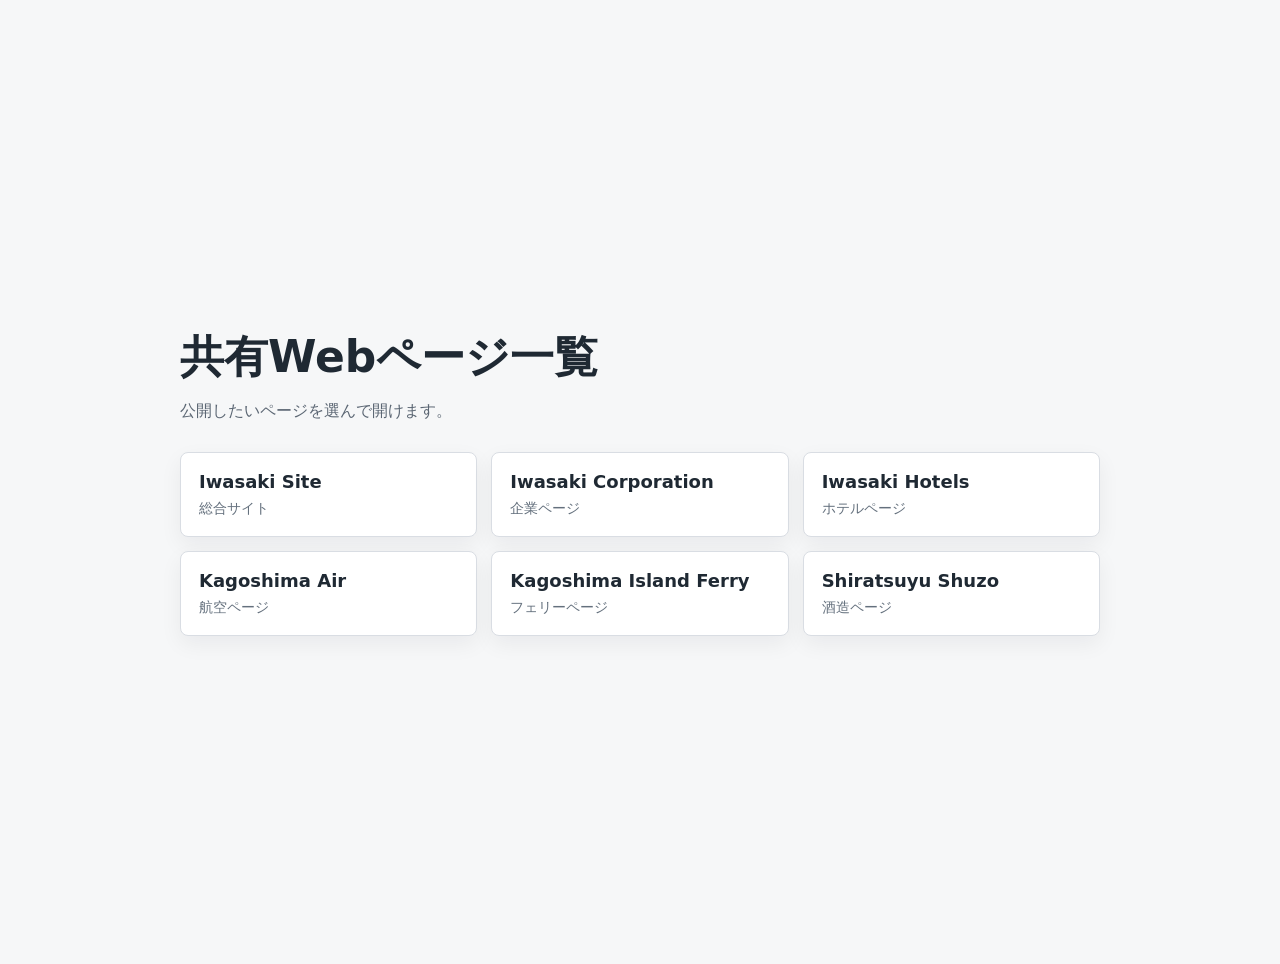
<file: index.html>
﻿<!doctype html>
<html lang="ja">
<head>
  <meta charset="utf-8">
  <meta name="viewport" content="width=device-width, initial-scale=1">
  <title>共有Webページ一覧</title>
  <style>
    :root { color-scheme: light; font-family: system-ui, -apple-system, BlinkMacSystemFont, "Segoe UI", sans-serif; color: #1f2933; background: #f6f7f8; }
    body { margin: 0; min-height: 100vh; display: grid; place-items: center; padding: 32px 18px; }
    main { width: min(920px, 100%); }
    h1 { margin: 0 0 10px; font-size: clamp(28px, 5vw, 44px); letter-spacing: 0; }
    p { margin: 0 0 28px; color: #5b6673; line-height: 1.7; }
    .grid { display: grid; grid-template-columns: repeat(auto-fit, minmax(240px, 1fr)); gap: 14px; }
    a { display: block; padding: 18px; border: 1px solid #d9dde3; border-radius: 8px; background: #fff; color: inherit; text-decoration: none; box-shadow: 0 8px 22px rgba(15, 23, 42, 0.06); }
    a:hover { border-color: #9aa6b2; transform: translateY(-1px); }
    strong { display: block; font-size: 18px; margin-bottom: 6px; }
    span { color: #64707d; font-size: 14px; }
  </style>
</head>
<body>
  <main>
    <h1>共有Webページ一覧</h1>
    <p>公開したいページを選んで開けます。</p>
    <div class="grid">
      <a href="./iwasaki-site/"><strong>Iwasaki Site</strong><span>総合サイト</span></a>
      <a href="./iwasaki-corporation/"><strong>Iwasaki Corporation</strong><span>企業ページ</span></a>
      <a href="./iwasaki-hotels/"><strong>Iwasaki Hotels</strong><span>ホテルページ</span></a>
      <a href="./kagoshima-air/"><strong>Kagoshima Air</strong><span>航空ページ</span></a>
      <a href="./kagoshima-island-ferry/"><strong>Kagoshima Island Ferry</strong><span>フェリーページ</span></a>
      <a href="./shiratsuyu-shuzo/"><strong>Shiratsuyu Shuzo</strong><span>酒造ページ</span></a>
    </div>
  </main>
</body>
</html>
</file>
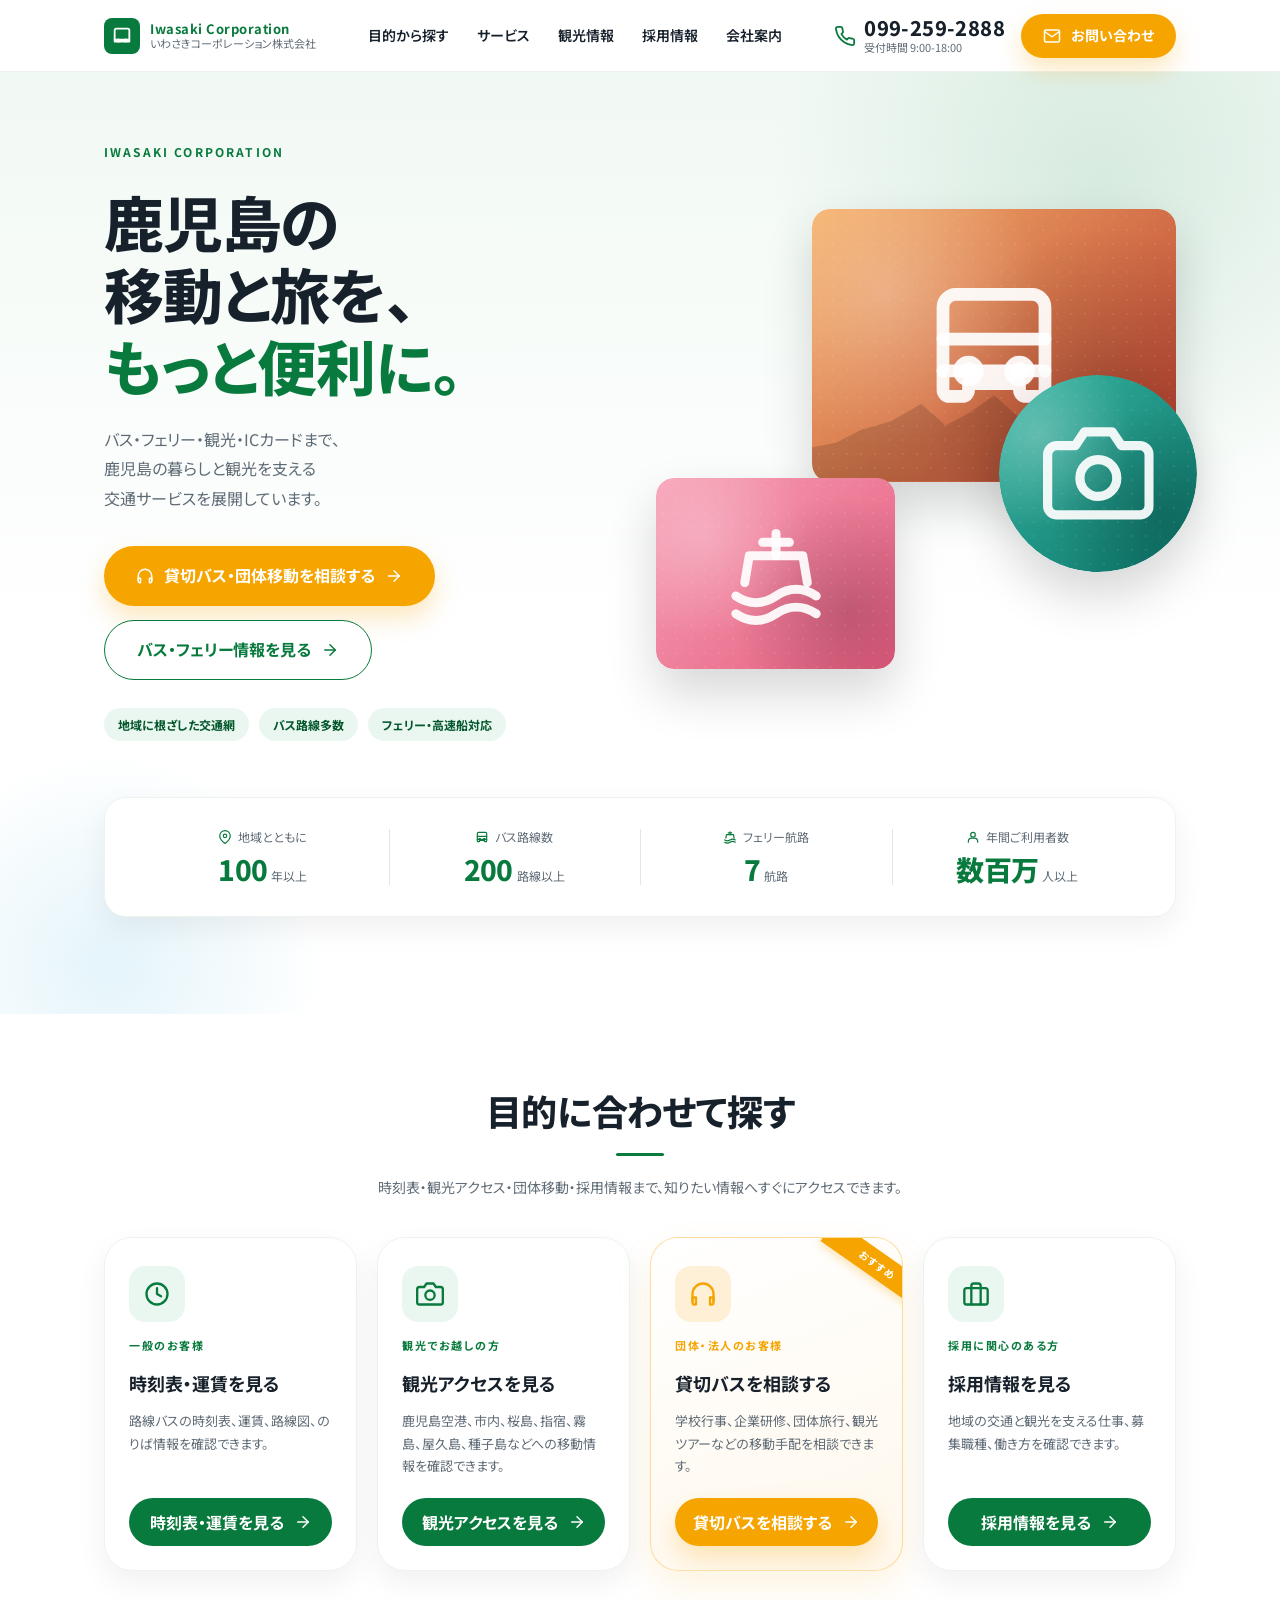
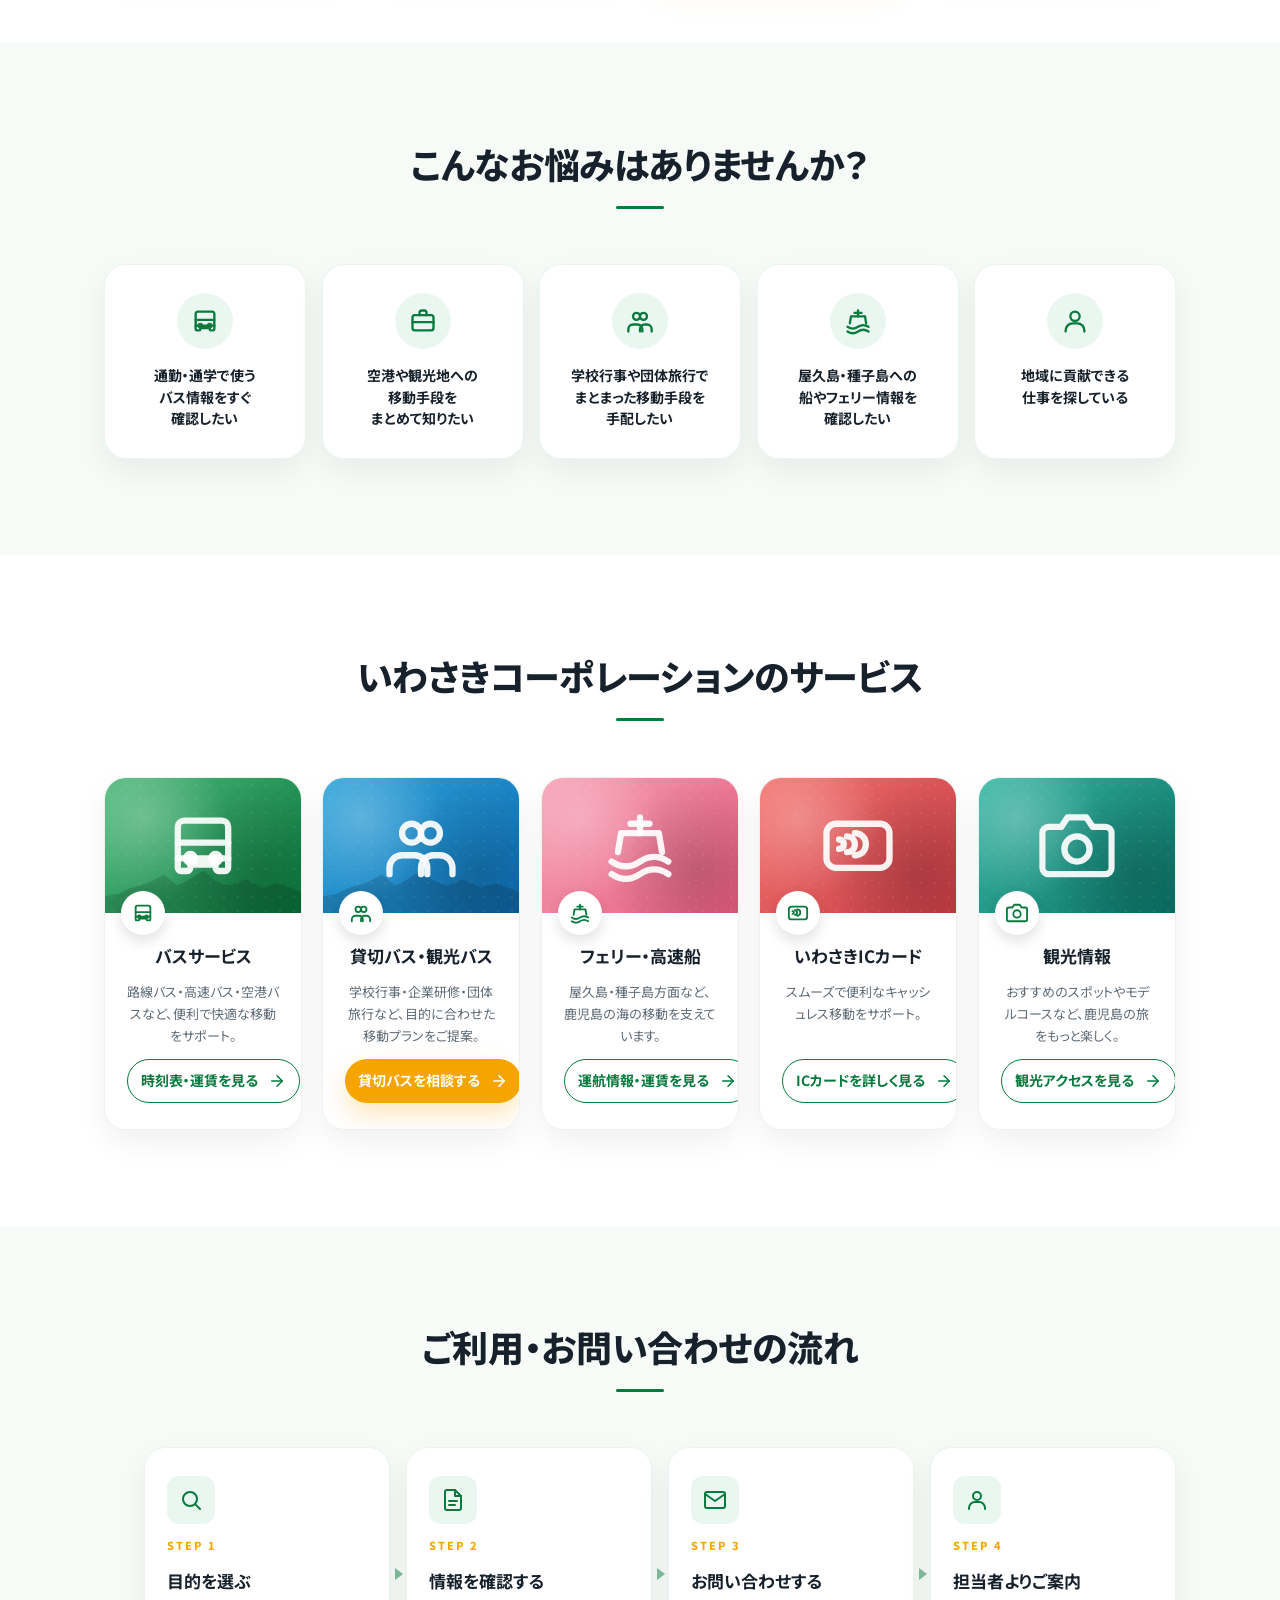
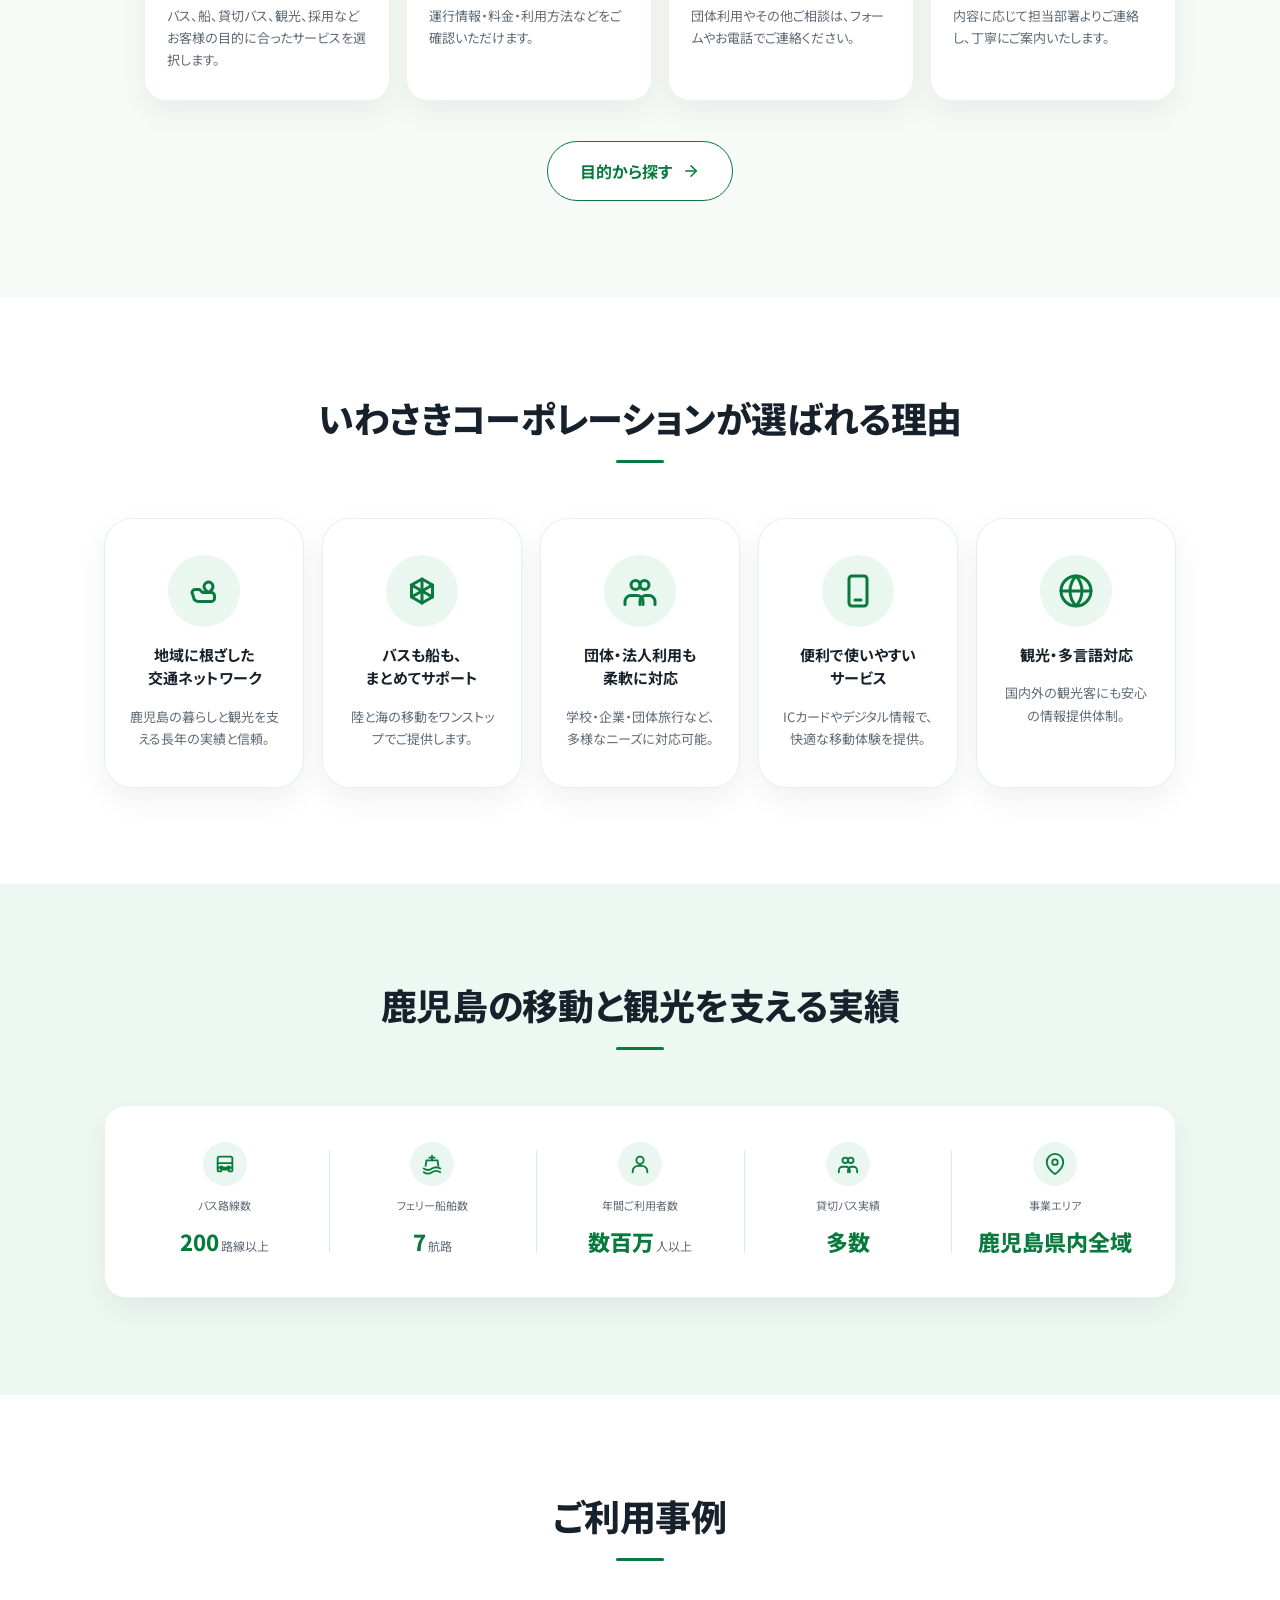
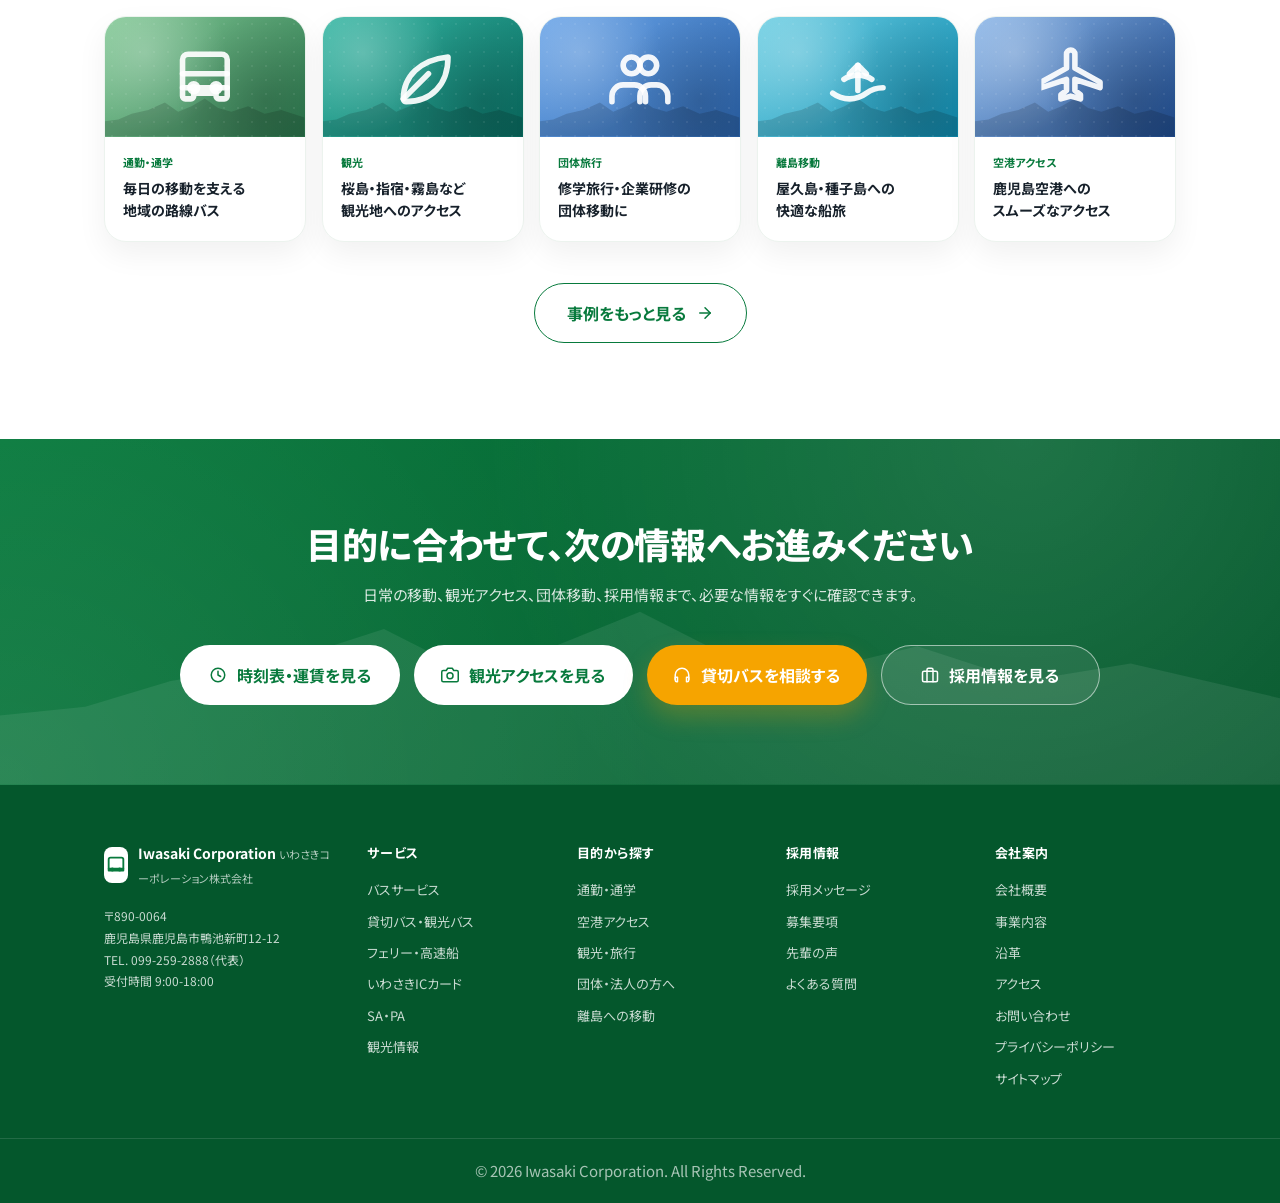
<file: iwasaki-corporation/index.html>
<!DOCTYPE html>
<html lang="ja">
<head>
<meta charset="UTF-8" />
<meta name="viewport" content="width=device-width,initial-scale=1.0" />
<meta name="description" content="鹿児島の移動と旅を、もっと便利に。バス・フェリー・観光・ICカードまで、鹿児島の暮らしと観光を支える交通サービスを展開するいわさきコーポレーションの公式サイトです。" />
<title>いわさきコーポレーション｜鹿児島の移動と旅を、もっと便利に。</title>
<link rel="preconnect" href="https://fonts.googleapis.com">
<link rel="preconnect" href="https://fonts.gstatic.com" crossorigin>
<link rel="stylesheet" href="https://fonts.googleapis.com/css2?family=Inter:wght@500;600;700;800&family=Noto+Sans+JP:wght@400;500;700;800&display=swap">
<link rel="stylesheet" href="css/tokens.css">
<link rel="stylesheet" href="css/base.css">
<link rel="stylesheet" href="css/components.css">
<link rel="stylesheet" href="css/sections.css">
<link rel="stylesheet" href="css/responsive.css">

<!-- NOTE: 数値（年数・路線数・航路数・利用者数）は仮置きです。公開前に必ず事実確認の上、差し替えてください。 -->
</head>
<body>

<!-- ============ SVG SPRITE ============ -->
<svg width="0" height="0" style="position:absolute" aria-hidden="true" focusable="false">
  <defs>
    <symbol id="i-arrow-right" viewBox="0 0 24 24" fill="none" stroke="currentColor" stroke-width="2" stroke-linecap="round" stroke-linejoin="round">
      <line x1="5" y1="12" x2="19" y2="12"/><polyline points="12 5 19 12 12 19"/>
    </symbol>
    <symbol id="i-phone" viewBox="0 0 24 24" fill="none" stroke="currentColor" stroke-width="2" stroke-linecap="round" stroke-linejoin="round">
      <path d="M22 16.92v3a2 2 0 0 1-2.18 2 19.79 19.79 0 0 1-8.63-3.07 19.5 19.5 0 0 1-6-6 19.79 19.79 0 0 1-3.07-8.67A2 2 0 0 1 4.11 2h3a2 2 0 0 1 2 1.72c.12.96.34 1.9.64 2.81a2 2 0 0 1-.45 2.11L8.09 9.91a16 16 0 0 0 6 6l1.27-1.27a2 2 0 0 1 2.11-.45c.91.3 1.85.52 2.81.64A2 2 0 0 1 22 16.92z"/>
    </symbol>
    <symbol id="i-mail" viewBox="0 0 24 24" fill="none" stroke="currentColor" stroke-width="2" stroke-linecap="round" stroke-linejoin="round">
      <path d="M4 4h16c1.1 0 2 .9 2 2v12c0 1.1-.9 2-2 2H4c-1.1 0-2-.9-2-2V6c0-1.1.9-2 2-2z"/>
      <polyline points="22,6 12,13 2,6"/>
    </symbol>
    <symbol id="i-menu" viewBox="0 0 24 24" fill="none" stroke="currentColor" stroke-width="2" stroke-linecap="round">
      <line x1="3" y1="6" x2="21" y2="6"/><line x1="3" y1="12" x2="21" y2="12"/><line x1="3" y1="18" x2="21" y2="18"/>
    </symbol>
    <symbol id="i-close" viewBox="0 0 24 24" fill="none" stroke="currentColor" stroke-width="2" stroke-linecap="round">
      <line x1="6" y1="6" x2="18" y2="18"/><line x1="6" y1="18" x2="18" y2="6"/>
    </symbol>
    <symbol id="i-bus" viewBox="0 0 24 24" fill="none" stroke="currentColor" stroke-width="2" stroke-linecap="round" stroke-linejoin="round">
      <path d="M4 16V6a2 2 0 0 1 2-2h12a2 2 0 0 1 2 2v10"/>
      <path d="M4 16h16v3a1 1 0 0 1-1 1h-2a1 1 0 0 1-1-1v-1H8v1a1 1 0 0 1-1 1H5a1 1 0 0 1-1-1v-3z"/>
      <circle cx="8" cy="16" r="1.4" fill="currentColor"/>
      <circle cx="16" cy="16" r="1.4" fill="currentColor"/>
      <line x1="4" y1="11" x2="20" y2="11"/>
    </symbol>
    <symbol id="i-ferry" viewBox="0 0 24 24" fill="none" stroke="currentColor" stroke-width="2" stroke-linecap="round" stroke-linejoin="round">
      <path d="M3 17c1.5 1 3 1.5 4.5 1.5S10.5 18 12 17s3-1.5 4.5-1.5 3 .5 4.5 1.5"/>
      <path d="M3 21c1.5 1 3 1.5 4.5 1.5S10.5 22 12 21s3-1.5 4.5-1.5 3 .5 4.5 1.5"/>
      <path d="M5 14l1-6h12l1 6"/>
      <path d="M12 3v5"/>
      <path d="M9 5h6"/>
    </symbol>
    <symbol id="i-suitcase" viewBox="0 0 24 24" fill="none" stroke="currentColor" stroke-width="2" stroke-linecap="round" stroke-linejoin="round">
      <rect x="3" y="7" width="18" height="13" rx="2"/>
      <path d="M9 7V5a2 2 0 0 1 2-2h2a2 2 0 0 1 2 2v2"/>
      <line x1="3" y1="13" x2="21" y2="13"/>
    </symbol>
    <symbol id="i-school" viewBox="0 0 24 24" fill="none" stroke="currentColor" stroke-width="2" stroke-linecap="round" stroke-linejoin="round">
      <circle cx="9" cy="8" r="3"/>
      <circle cx="15" cy="8" r="3"/>
      <path d="M2 21v-2a4 4 0 0 1 4-4h4a4 4 0 0 1 4 4v2"/>
      <path d="M12 21v-2a4 4 0 0 1 4-4h2a4 4 0 0 1 4 4v2"/>
    </symbol>
    <symbol id="i-camera" viewBox="0 0 24 24" fill="none" stroke="currentColor" stroke-width="2" stroke-linecap="round" stroke-linejoin="round">
      <path d="M23 19a2 2 0 0 1-2 2H3a2 2 0 0 1-2-2V8a2 2 0 0 1 2-2h4l2-3h6l2 3h4a2 2 0 0 1 2 2z"/>
      <circle cx="12" cy="13" r="4"/>
    </symbol>
    <symbol id="i-ic-card" viewBox="0 0 24 24" fill="none" stroke="currentColor" stroke-width="2" stroke-linecap="round" stroke-linejoin="round">
      <rect x="2" y="5" width="20" height="14" rx="3"/>
      <path d="M6 13c.8 0 1.5-.5 1.5-1.5S6.8 10 6 10"/>
      <path d="M8.5 14c1.2 0 2.5-.8 2.5-2.5S9.7 9 8.5 9"/>
      <path d="M11 15c1.6 0 3.5-1.1 3.5-3.5S12.6 8 11 8"/>
    </symbol>
    <symbol id="i-user" viewBox="0 0 24 24" fill="none" stroke="currentColor" stroke-width="2" stroke-linecap="round" stroke-linejoin="round">
      <circle cx="12" cy="8" r="4"/>
      <path d="M4 21v-1a6 6 0 0 1 6-6h4a6 6 0 0 1 6 6v1"/>
    </symbol>
    <symbol id="i-island" viewBox="0 0 24 24" fill="none" stroke="currentColor" stroke-width="2" stroke-linecap="round" stroke-linejoin="round">
      <path d="M3 18c2 1.5 4 2 6 2s4-.5 6-2 4-2 6-2"/>
      <path d="M12 17V8"/>
      <path d="M9 11l3-3 3 3"/>
      <path d="M7 13c1.5-1 3-1.5 5-1.5s3.5.5 5 1.5"/>
    </symbol>
    <symbol id="i-mappin" viewBox="0 0 24 24" fill="none" stroke="currentColor" stroke-width="2" stroke-linecap="round" stroke-linejoin="round">
      <path d="M21 10c0 7-9 13-9 13s-9-6-9-13a9 9 0 0 1 18 0z"/><circle cx="12" cy="10" r="3"/>
    </symbol>
    <symbol id="i-search" viewBox="0 0 24 24" fill="none" stroke="currentColor" stroke-width="2" stroke-linecap="round" stroke-linejoin="round">
      <circle cx="11" cy="11" r="7"/>
      <line x1="21" y1="21" x2="16.65" y2="16.65"/>
    </symbol>
    <symbol id="i-doc" viewBox="0 0 24 24" fill="none" stroke="currentColor" stroke-width="2" stroke-linecap="round" stroke-linejoin="round">
      <path d="M14 2H6a2 2 0 0 0-2 2v16a2 2 0 0 0 2 2h12a2 2 0 0 0 2-2V8z"/>
      <polyline points="14 2 14 8 20 8"/>
      <line x1="8" y1="13" x2="16" y2="13"/>
      <line x1="8" y1="17" x2="14" y2="17"/>
    </symbol>
    <symbol id="i-headset" viewBox="0 0 24 24" fill="none" stroke="currentColor" stroke-width="2" stroke-linecap="round" stroke-linejoin="round">
      <path d="M3 18v-6a9 9 0 0 1 18 0v6"/>
      <path d="M21 19a2 2 0 0 1-2 2h-1v-6h3z"/>
      <path d="M3 19a2 2 0 0 0 2 2h1v-6H3z"/>
    </symbol>
    <symbol id="i-globe" viewBox="0 0 24 24" fill="none" stroke="currentColor" stroke-width="2" stroke-linecap="round" stroke-linejoin="round">
      <circle cx="12" cy="12" r="10"/>
      <line x1="2" y1="12" x2="22" y2="12"/>
      <path d="M12 2a15 15 0 0 1 4 10 15 15 0 0 1-4 10 15 15 0 0 1-4-10 15 15 0 0 1 4-10z"/>
    </symbol>
    <symbol id="i-network" viewBox="0 0 24 24" fill="none" stroke="currentColor" stroke-width="2" stroke-linecap="round" stroke-linejoin="round">
      <path d="M12 4l-7 4v8l7 4 7-4V8z"/>
      <path d="M12 4v16"/>
      <path d="M5 8l14 8"/>
      <path d="M19 8L5 16"/>
    </symbol>
    <symbol id="i-mobile" viewBox="0 0 24 24" fill="none" stroke="currentColor" stroke-width="2" stroke-linecap="round" stroke-linejoin="round">
      <rect x="6" y="2" width="12" height="20" rx="2"/>
      <line x1="10" y1="18" x2="14" y2="18"/>
    </symbol>
    <symbol id="i-heart-hand" viewBox="0 0 24 24" fill="none" stroke="currentColor" stroke-width="2" stroke-linecap="round" stroke-linejoin="round">
      <path d="M4 13c0-1 1-2 2-2h3l2 2h6c1 0 2 1 2 2v2c0 1-1 2-2 2H8c-1 0-3-1-3-3z"/>
      <path d="M12 9c0-2 2-3 3-3s3 1 3 3-3 4-3 4-3-2-3-4z"/>
    </symbol>
    <symbol id="i-question" viewBox="0 0 24 24" fill="none" stroke="currentColor" stroke-width="2" stroke-linecap="round" stroke-linejoin="round">
      <circle cx="12" cy="12" r="10"/>
      <path d="M9.09 9a3 3 0 0 1 5.83 1c0 2-3 3-3 3"/>
      <line x1="12" y1="17" x2="12.01" y2="17"/>
    </symbol>
    <symbol id="i-briefcase" viewBox="0 0 24 24" fill="none" stroke="currentColor" stroke-width="2" stroke-linecap="round" stroke-linejoin="round">
      <rect x="2" y="7" width="20" height="14" rx="2"/>
      <path d="M16 21V5a2 2 0 0 0-2-2h-4a2 2 0 0 0-2 2v16"/>
    </symbol>
    <symbol id="i-airport" viewBox="0 0 24 24" fill="none" stroke="currentColor" stroke-width="2" stroke-linecap="round" stroke-linejoin="round">
      <path d="M21 16v-2l-9-5V4a1.5 1.5 0 0 0-3 0v5l-9 5v2l9-3v4l-2 1.5V20l3.5-1L14 20v-1.5L12 17v-4z"/>
    </symbol>
    <symbol id="i-leaf" viewBox="0 0 24 24" fill="none" stroke="currentColor" stroke-width="2" stroke-linecap="round" stroke-linejoin="round">
      <path d="M5 20c0-8 6-14 16-15 0 10-6 16-15 16-1 0-1-1-1-1z"/>
      <line x1="5" y1="20" x2="14" y2="11"/>
    </symbol>
    <symbol id="i-clock" viewBox="0 0 24 24" fill="none" stroke="currentColor" stroke-width="2" stroke-linecap="round" stroke-linejoin="round">
      <circle cx="12" cy="12" r="9"/>
      <polyline points="12 7 12 12 15.5 14"/>
    </symbol>
    <!-- Decorative skyline silhouette -->
    <symbol id="g-skyline" viewBox="0 0 600 120" preserveAspectRatio="none">
      <path d="M0,120 L0,80 L40,75 L80,60 L130,50 L180,30 L220,55 L260,40 L300,20 L340,45 L380,55 L430,40 L480,60 L530,50 L600,70 L600,120 Z" fill="currentColor"/>
    </symbol>
    <!-- Decorative wave -->
    <symbol id="g-wave" viewBox="0 0 1440 120" preserveAspectRatio="none">
      <path d="M0,60 C240,100 480,40 720,60 C960,80 1200,120 1440,80 L1440,120 L0,120 Z" fill="currentColor" opacity="0.7"/>
    </symbol>
  </defs>
</svg>

<!-- ============ HEADER ============ -->
<header class="site-header" id="site-header">
  <div class="section-inner header-inner">
    <a href="#top" class="logo" aria-label="いわさきコーポレーション ホーム">
      <span class="logo-mark" aria-hidden="true">
        <svg viewBox="0 0 24 24" width="22" height="22" fill="none" stroke="currentColor" stroke-width="2" stroke-linecap="round" stroke-linejoin="round">
          <path d="M4 16V6a2 2 0 0 1 2-2h12a2 2 0 0 1 2 2v10"/>
          <path d="M4 16h16v2H4z"/>
          <circle cx="8" cy="17" r="1.2" fill="currentColor"/>
          <circle cx="16" cy="17" r="1.2" fill="currentColor"/>
        </svg>
      </span>
      <span class="logo-text">
        <span class="logo-en">Iwasaki Corporation</span>
        <span class="logo-jp">いわさきコーポレーション株式会社</span>
      </span>
    </a>

    <nav class="global-nav" aria-label="グローバルナビゲーション">
      <a href="#purpose">目的から探す</a>
      <a href="#services">サービス</a>
      <a href="#tourism">観光情報</a>
      <a href="#recruit">採用情報</a>
      <a href="#footer">会社案内</a>
    </nav>

    <div class="header-actions">
      <a class="header-tel" href="tel:0992592888">
        <svg class="ico"><use href="#i-phone"/></svg>
        <span class="tel-text">
          <span class="num">099-259-2888</span>
          <span class="hours">受付時間 9:00-18:00</span>
        </span>
      </a>
      <a class="btn btn-accent btn-medium btn-header-cta" href="#final-cta">
        <svg class="ico"><use href="#i-mail"/></svg>
        お問い合わせ
      </a>
      <button class="hamburger" id="hamburger" aria-label="メニューを開く" aria-controls="mobile-drawer" aria-expanded="false">
        <svg class="ico ico-menu"><use href="#i-menu"/></svg>
        <svg class="ico ico-close"><use href="#i-close"/></svg>
      </button>
    </div>
  </div>
</header>

<main id="top">

<!-- ============ HERO ============ -->
<section class="hero">
  <div class="section-inner hero-inner">
    <div class="hero-copy" data-animate="fade-up">
      <span class="eyebrow">Iwasaki Corporation</span>
      <h1>
        鹿児島の<br>
        移動と旅を、<br>
        <span class="accent">もっと便利に。</span>
      </h1>
      <p class="hero-lead">
        バス・フェリー・観光・ICカードまで、<br>
        鹿児島の暮らしと観光を支える<br>
        交通サービスを展開しています。
      </p>

      <div class="hero-actions">
        <a class="btn btn-accent btn-large" href="#final-cta">
          <svg class="ico"><use href="#i-headset"/></svg>
          貸切バス・団体移動を相談する
          <svg class="ico"><use href="#i-arrow-right"/></svg>
        </a>
        <a class="btn btn-outline btn-large" href="#services">
          バス・フェリー情報を見る
          <svg class="ico"><use href="#i-arrow-right"/></svg>
        </a>
      </div>

      <div class="trust-labels">
        <span class="trust-label">地域に根ざした交通網</span>
        <span class="trust-label">バス路線多数</span>
        <span class="trust-label">フェリー・高速船対応</span>
      </div>
    </div>

    <div class="hero-visual" data-animate="fade-up" aria-hidden="true">
      <div class="visual-card v-main">
        <div class="photo-frame photo-sakurajima">
          <span class="photo-skyline">
            <svg viewBox="0 0 600 120" preserveAspectRatio="none" style="width:100%;height:100%"><use href="#g-skyline"/></svg>
          </span>
          <span class="photo-motif"><svg viewBox="0 0 24 24"><use href="#i-bus"/></svg></span>
        </div>
      </div>
      <div class="visual-card v-sub-1">
        <div class="photo-frame photo-ferry">
          <span class="photo-motif"><svg viewBox="0 0 24 24"><use href="#i-ferry"/></svg></span>
        </div>
      </div>
      <div class="visual-card v-sub-2">
        <div class="photo-frame photo-tourism">
          <span class="photo-motif"><svg viewBox="0 0 24 24"><use href="#i-camera"/></svg></span>
        </div>
      </div>
    </div>
  </div>

  <div class="section-inner">
    <div class="hero-stats" data-animate="fade-up">
      <div class="stat-item">
        <span class="stat-label">
          <svg class="ico"><use href="#i-mappin"/></svg>
          地域とともに
        </span>
        <span><span class="stat-num">100</span><span class="stat-unit">年以上</span></span>
      </div>
      <div class="stat-item">
        <span class="stat-label">
          <svg class="ico"><use href="#i-bus"/></svg>
          バス路線数
        </span>
        <span><span class="stat-num">200</span><span class="stat-unit">路線以上</span></span>
      </div>
      <div class="stat-item">
        <span class="stat-label">
          <svg class="ico"><use href="#i-ferry"/></svg>
          フェリー航路
        </span>
        <span><span class="stat-num">7</span><span class="stat-unit">航路</span></span>
      </div>
      <div class="stat-item">
        <span class="stat-label">
          <svg class="ico"><use href="#i-user"/></svg>
          年間ご利用者数
        </span>
        <span><span class="stat-num">数百万</span><span class="stat-unit">人以上</span></span>
      </div>
    </div>
  </div>
</section>

<!-- ============ PURPOSE CTA (user-goal entry points) ============ -->
<section class="purpose" id="purpose">
  <div class="section-inner">
    <div class="section-head" data-animate="fade-up">
      <h2>目的に合わせて探す</h2>
      <span class="heading-icon" aria-hidden="true"></span>
      <p class="purpose-lead">時刻表・観光アクセス・団体移動・採用情報まで、知りたい情報へすぐにアクセスできます。</p>
    </div>

    <div class="purpose-grid">
      <article class="purpose-card" data-animate="fade-up">
        <span class="purpose-icon" aria-hidden="true"><svg><use href="#i-clock"/></svg></span>
        <span class="purpose-audience">一般のお客様</span>
        <h3>時刻表・運賃を見る</h3>
        <p>路線バスの時刻表、運賃、路線図、のりば情報を確認できます。</p>
        <a class="btn btn-primary purpose-btn" href="#schedule">
          時刻表・運賃を見る
          <svg class="ico"><use href="#i-arrow-right"/></svg>
        </a>
      </article>

      <article class="purpose-card" data-animate="fade-up">
        <span class="purpose-icon" aria-hidden="true"><svg><use href="#i-camera"/></svg></span>
        <span class="purpose-audience">観光でお越しの方</span>
        <h3>観光アクセスを見る</h3>
        <p>鹿児島空港、市内、桜島、指宿、霧島、屋久島、種子島などへの移動情報を確認できます。</p>
        <a class="btn btn-primary purpose-btn" href="#tourism">
          観光アクセスを見る
          <svg class="ico"><use href="#i-arrow-right"/></svg>
        </a>
      </article>

      <article class="purpose-card purpose-card--feature" data-animate="fade-up">
        <span class="purpose-icon" aria-hidden="true"><svg><use href="#i-headset"/></svg></span>
        <span class="purpose-audience">団体・法人のお客様</span>
        <h3>貸切バスを相談する</h3>
        <p>学校行事、企業研修、団体旅行、観光ツアーなどの移動手配を相談できます。</p>
        <a class="btn btn-accent purpose-btn" href="#charter">
          貸切バスを相談する
          <svg class="ico"><use href="#i-arrow-right"/></svg>
        </a>
      </article>

      <article class="purpose-card" data-animate="fade-up">
        <span class="purpose-icon" aria-hidden="true"><svg><use href="#i-briefcase"/></svg></span>
        <span class="purpose-audience">採用に関心のある方</span>
        <h3>採用情報を見る</h3>
        <p>地域の交通と観光を支える仕事、募集職種、働き方を確認できます。</p>
        <a class="btn btn-primary purpose-btn" href="#recruit">
          採用情報を見る
          <svg class="ico"><use href="#i-arrow-right"/></svg>
        </a>
      </article>
    </div>
  </div>
</section>

<!-- ============ PROBLEMS ============ -->
<section class="section problems section-soft">
  <div class="section-inner">
    <div class="section-head" data-animate="fade-up">
      <h2>こんなお悩みはありませんか？</h2>
      <span class="heading-icon" aria-hidden="true"></span>
    </div>

    <ul class="problem-grid">
      <li class="problem-card" data-animate="fade-up">
        <span class="icon"><svg><use href="#i-bus"/></svg></span>
        <h3>通勤・通学で使う<br>バス情報をすぐ<br>確認したい</h3>
      </li>
      <li class="problem-card" data-animate="fade-up">
        <span class="icon"><svg><use href="#i-suitcase"/></svg></span>
        <h3>空港や観光地への<br>移動手段を<br>まとめて知りたい</h3>
      </li>
      <li class="problem-card" data-animate="fade-up">
        <span class="icon"><svg><use href="#i-school"/></svg></span>
        <h3>学校行事や団体旅行で<br>まとまった移動手段を<br>手配したい</h3>
      </li>
      <li class="problem-card" data-animate="fade-up">
        <span class="icon"><svg><use href="#i-ferry"/></svg></span>
        <h3>屋久島・種子島への<br>船やフェリー情報を<br>確認したい</h3>
      </li>
      <li class="problem-card" data-animate="fade-up">
        <span class="icon"><svg><use href="#i-user"/></svg></span>
        <h3>地域に貢献できる<br>仕事を探している</h3>
      </li>
    </ul>
  </div>
</section>

<!-- ============ SERVICES ============ -->
<section class="section services" id="services">
  <div class="section-inner">
    <div class="section-head" data-animate="fade-up">
      <h2>いわさきコーポレーションのサービス</h2>
      <span class="heading-icon" aria-hidden="true"></span>
    </div>

    <ul class="service-grid">
      <li class="service-card card" data-animate="fade-up">
        <div class="service-photo">
          <div class="photo-frame photo-bus">
            <span class="photo-skyline"><svg viewBox="0 0 600 120" preserveAspectRatio="none" style="width:100%;height:100%"><use href="#g-skyline"/></svg></span>
            <span class="photo-motif"><svg viewBox="0 0 24 24"><use href="#i-bus"/></svg></span>
          </div>
          <span class="service-icon"><svg><use href="#i-bus"/></svg></span>
        </div>
        <div class="service-body">
          <h3>バスサービス</h3>
          <p class="service-desc">路線バス・高速バス・空港バスなど、便利で快適な移動をサポート。</p>
          <div class="service-cta">
            <a class="btn btn-outline btn-medium" href="#schedule">
              時刻表・運賃を見る
              <svg class="ico"><use href="#i-arrow-right"/></svg>
            </a>
          </div>
        </div>
      </li>

      <li class="service-card card" data-animate="fade-up">
        <div class="service-photo">
          <div class="photo-frame photo-charter">
            <span class="photo-skyline"><svg viewBox="0 0 600 120" preserveAspectRatio="none" style="width:100%;height:100%"><use href="#g-skyline"/></svg></span>
            <span class="photo-motif"><svg viewBox="0 0 24 24"><use href="#i-school"/></svg></span>
          </div>
          <span class="service-icon"><svg><use href="#i-school"/></svg></span>
        </div>
        <div class="service-body">
          <h3>貸切バス・観光バス</h3>
          <p class="service-desc">学校行事・企業研修・団体旅行など、目的に合わせた移動プランをご提案。</p>
          <div class="service-cta">
            <a class="btn btn-accent btn-medium" href="#charter">
              貸切バスを相談する
              <svg class="ico"><use href="#i-arrow-right"/></svg>
            </a>
          </div>
        </div>
      </li>

      <li class="service-card card" data-animate="fade-up">
        <div class="service-photo">
          <div class="photo-frame photo-ferry">
            <span class="photo-motif"><svg viewBox="0 0 24 24"><use href="#i-ferry"/></svg></span>
          </div>
          <span class="service-icon"><svg><use href="#i-ferry"/></svg></span>
        </div>
        <div class="service-body">
          <h3>フェリー・高速船</h3>
          <p class="service-desc">屋久島・種子島方面など、鹿児島の海の移動を支えています。</p>
          <div class="service-cta">
            <a class="btn btn-outline btn-medium" href="#ferry">
              運航情報・運賃を見る
              <svg class="ico"><use href="#i-arrow-right"/></svg>
            </a>
          </div>
        </div>
      </li>

      <li class="service-card card" data-animate="fade-up">
        <div class="service-photo">
          <div class="photo-frame photo-ic">
            <span class="photo-motif"><svg viewBox="0 0 24 24"><use href="#i-ic-card"/></svg></span>
          </div>
          <span class="service-icon"><svg><use href="#i-ic-card"/></svg></span>
        </div>
        <div class="service-body">
          <h3>いわさきICカード</h3>
          <p class="service-desc">スムーズで便利なキャッシュレス移動をサポート。</p>
          <div class="service-cta">
            <a class="btn btn-outline btn-medium" href="#ic-card">
              ICカードを詳しく見る
              <svg class="ico"><use href="#i-arrow-right"/></svg>
            </a>
          </div>
        </div>
      </li>

      <li class="service-card card" data-animate="fade-up">
        <div class="service-photo">
          <div class="photo-frame photo-tourism">
            <span class="photo-motif"><svg viewBox="0 0 24 24"><use href="#i-camera"/></svg></span>
          </div>
          <span class="service-icon"><svg><use href="#i-camera"/></svg></span>
        </div>
        <div class="service-body">
          <h3>観光情報</h3>
          <p class="service-desc">おすすめのスポットやモデルコースなど、鹿児島の旅をもっと楽しく。</p>
          <div class="service-cta">
            <a class="btn btn-outline btn-medium" href="#tourism">
              観光アクセスを見る
              <svg class="ico"><use href="#i-arrow-right"/></svg>
            </a>
          </div>
        </div>
      </li>
    </ul>
  </div>
</section>

<!-- ============ FLOW ============ -->
<section class="section flow section-soft" id="flow">
  <div class="section-inner">
    <div class="section-head" data-animate="fade-up">
      <h2>ご利用・お問い合わせの流れ</h2>
      <span class="heading-icon" aria-hidden="true"></span>
    </div>

    <ol class="flow-list">
      <li class="flow-step" data-animate="fade-up">
        <span class="step-icon"><svg><use href="#i-search"/></svg></span>
        <span class="step-label">STEP 1</span>
        <h3>目的を選ぶ</h3>
        <p>バス、船、貸切バス、観光、採用などお客様の目的に合ったサービスを選択します。</p>
      </li>
      <li class="flow-step" data-animate="fade-up">
        <span class="step-icon"><svg><use href="#i-doc"/></svg></span>
        <span class="step-label">STEP 2</span>
        <h3>情報を確認する</h3>
        <p>運行情報・料金・利用方法などをご確認いただけます。</p>
      </li>
      <li class="flow-step" data-animate="fade-up">
        <span class="step-icon"><svg><use href="#i-mail"/></svg></span>
        <span class="step-label">STEP 3</span>
        <h3>お問い合わせする</h3>
        <p>団体利用やその他ご相談は、フォームやお電話でご連絡ください。</p>
      </li>
      <li class="flow-step" data-animate="fade-up">
        <span class="step-icon"><svg><use href="#i-user"/></svg></span>
        <span class="step-label">STEP 4</span>
        <h3>担当者よりご案内</h3>
        <p>内容に応じて担当部署よりご連絡し、丁寧にご案内いたします。</p>
      </li>
    </ol>

    <div class="section-cta" data-animate="fade-up">
      <a class="btn btn-outline btn-large" href="#purpose">
        目的から探す
        <svg class="ico"><use href="#i-arrow-right"/></svg>
      </a>
    </div>
  </div>
</section>

<!-- ============ REASONS ============ -->
<section class="section reasons">
  <div class="section-inner">
    <div class="section-head" data-animate="fade-up">
      <h2>いわさきコーポレーションが選ばれる理由</h2>
      <span class="heading-icon" aria-hidden="true"></span>
    </div>

    <ul class="reason-grid">
      <li class="reason-card" data-animate="fade-up">
        <span class="reason-icon"><svg><use href="#i-heart-hand"/></svg></span>
        <h3>地域に根ざした<br>交通ネットワーク</h3>
        <p>鹿児島の暮らしと観光を支える長年の実績と信頼。</p>
      </li>
      <li class="reason-card" data-animate="fade-up">
        <span class="reason-icon"><svg><use href="#i-network"/></svg></span>
        <h3>バスも船も、<br>まとめてサポート</h3>
        <p>陸と海の移動をワンストップでご提供します。</p>
      </li>
      <li class="reason-card" data-animate="fade-up">
        <span class="reason-icon"><svg><use href="#i-school"/></svg></span>
        <h3>団体・法人利用も<br>柔軟に対応</h3>
        <p>学校・企業・団体旅行など、多様なニーズに対応可能。</p>
      </li>
      <li class="reason-card" data-animate="fade-up">
        <span class="reason-icon"><svg><use href="#i-mobile"/></svg></span>
        <h3>便利で使いやすい<br>サービス</h3>
        <p>ICカードやデジタル情報で、快適な移動体験を提供。</p>
      </li>
      <li class="reason-card" data-animate="fade-up">
        <span class="reason-icon"><svg><use href="#i-globe"/></svg></span>
        <h3>観光・多言語対応</h3>
        <p>国内外の観光客にも安心の情報提供体制。</p>
      </li>
    </ul>
  </div>
</section>

<!-- ============ ACHIEVEMENTS ============ -->
<section class="section achievements section-mint">
  <div class="section-inner">
    <div class="section-head" data-animate="fade-up">
      <h2>鹿児島の移動と観光を支える実績</h2>
      <span class="heading-icon" aria-hidden="true"></span>
    </div>

    <div class="achievement-grid" data-animate="fade-up">
      <div class="achievement-item">
        <span class="ach-icon"><svg><use href="#i-bus"/></svg></span>
        <span class="ach-label">バス路線数</span>
        <span><span class="ach-number">200</span><span class="ach-unit">路線以上</span></span>
      </div>
      <div class="achievement-item">
        <span class="ach-icon"><svg><use href="#i-ferry"/></svg></span>
        <span class="ach-label">フェリー船舶数</span>
        <span><span class="ach-number">7</span><span class="ach-unit">航路</span></span>
      </div>
      <div class="achievement-item">
        <span class="ach-icon"><svg><use href="#i-user"/></svg></span>
        <span class="ach-label">年間ご利用者数</span>
        <span><span class="ach-number">数百万</span><span class="ach-unit">人以上</span></span>
      </div>
      <div class="achievement-item">
        <span class="ach-icon"><svg><use href="#i-school"/></svg></span>
        <span class="ach-label">貸切バス実績</span>
        <span><span class="ach-number">多数</span></span>
      </div>
      <div class="achievement-item">
        <span class="ach-icon"><svg><use href="#i-mappin"/></svg></span>
        <span class="ach-label">事業エリア</span>
        <span><span class="ach-number">鹿児島県内全域</span></span>
      </div>
    </div>
  </div>
</section>

<!-- ============ CASES ============ -->
<section class="section cases" id="cases">
  <div class="section-inner">
    <div class="section-head" data-animate="fade-up">
      <h2>ご利用事例</h2>
      <span class="heading-icon" aria-hidden="true"></span>
    </div>

    <ul class="case-grid">
      <li class="case-card" data-animate="fade-up">
        <div class="case-photo">
          <div class="photo-frame photo-commute">
            <span class="photo-skyline"><svg viewBox="0 0 600 120" preserveAspectRatio="none" style="width:100%;height:100%"><use href="#g-skyline"/></svg></span>
            <span class="photo-motif"><svg viewBox="0 0 24 24"><use href="#i-bus"/></svg></span>
          </div>
        </div>
        <div class="case-body">
          <span class="case-tag">通勤・通学</span>
          <h3>毎日の移動を支える<br>地域の路線バス</h3>
        </div>
      </li>
      <li class="case-card" data-animate="fade-up">
        <div class="case-photo">
          <div class="photo-frame photo-tourism">
            <span class="photo-skyline"><svg viewBox="0 0 600 120" preserveAspectRatio="none" style="width:100%;height:100%"><use href="#g-skyline"/></svg></span>
            <span class="photo-motif"><svg viewBox="0 0 24 24"><use href="#i-leaf"/></svg></span>
          </div>
        </div>
        <div class="case-body">
          <span class="case-tag">観光</span>
          <h3>桜島・指宿・霧島など<br>観光地へのアクセス</h3>
        </div>
      </li>
      <li class="case-card" data-animate="fade-up">
        <div class="case-photo">
          <div class="photo-frame photo-school">
            <span class="photo-skyline"><svg viewBox="0 0 600 120" preserveAspectRatio="none" style="width:100%;height:100%"><use href="#g-skyline"/></svg></span>
            <span class="photo-motif"><svg viewBox="0 0 24 24"><use href="#i-school"/></svg></span>
          </div>
        </div>
        <div class="case-body">
          <span class="case-tag">団体旅行</span>
          <h3>修学旅行・企業研修の<br>団体移動に</h3>
        </div>
      </li>
      <li class="case-card" data-animate="fade-up">
        <div class="case-photo">
          <div class="photo-frame photo-island">
            <span class="photo-skyline"><svg viewBox="0 0 600 120" preserveAspectRatio="none" style="width:100%;height:100%"><use href="#g-skyline"/></svg></span>
            <span class="photo-motif"><svg viewBox="0 0 24 24"><use href="#i-island"/></svg></span>
          </div>
        </div>
        <div class="case-body">
          <span class="case-tag">離島移動</span>
          <h3>屋久島・種子島への<br>快適な船旅</h3>
        </div>
      </li>
      <li class="case-card" data-animate="fade-up">
        <div class="case-photo">
          <div class="photo-frame photo-airport">
            <span class="photo-skyline"><svg viewBox="0 0 600 120" preserveAspectRatio="none" style="width:100%;height:100%"><use href="#g-skyline"/></svg></span>
            <span class="photo-motif"><svg viewBox="0 0 24 24"><use href="#i-airport"/></svg></span>
          </div>
        </div>
        <div class="case-body">
          <span class="case-tag">空港アクセス</span>
          <h3>鹿児島空港への<br>スムーズなアクセス</h3>
        </div>
      </li>
    </ul>

    <div class="section-cta" data-animate="fade-up">
      <a class="btn btn-outline btn-large" href="#">
        事例をもっと見る
        <svg class="ico"><use href="#i-arrow-right"/></svg>
      </a>
    </div>
  </div>
</section>

<!-- ============ FINAL CTA ============ -->
<section class="final-cta" id="final-cta">
  <div class="final-silhouette" aria-hidden="true">
    <svg viewBox="0 0 1440 200" preserveAspectRatio="none">
      <use href="#g-skyline"/>
    </svg>
  </div>
  <div class="section-inner final-inner">
    <h2 data-animate="fade-up">目的に合わせて、次の情報へお進みください</h2>
    <p class="final-lead" data-animate="fade-up">
      日常の移動、観光アクセス、団体移動、採用情報まで、必要な情報をすぐに確認できます。
    </p>
    <div class="final-actions final-actions-grid" data-animate="fade-up">
      <a class="btn btn-white btn-large" href="#schedule">
        <svg class="ico"><use href="#i-clock"/></svg>
        時刻表・運賃を見る
      </a>
      <a class="btn btn-white btn-large" href="#tourism">
        <svg class="ico"><use href="#i-camera"/></svg>
        観光アクセスを見る
      </a>
      <a class="btn btn-accent btn-large" href="#charter">
        <svg class="ico"><use href="#i-headset"/></svg>
        貸切バスを相談する
      </a>
      <a class="btn btn-ghost-light btn-large" href="#recruit">
        <svg class="ico"><use href="#i-briefcase"/></svg>
        採用情報を見る
      </a>
    </div>
  </div>
</section>

</main>

<!-- ============ FOOTER ============ -->
<footer class="site-footer" id="footer">
  <div class="section-inner footer-inner">
    <div class="footer-brand">
      <a href="#top" class="logo" aria-label="いわさきコーポレーション ホーム">
        <span class="logo-mark" aria-hidden="true">
          <svg viewBox="0 0 24 24" width="22" height="22" fill="none" stroke="currentColor" stroke-width="2" stroke-linecap="round" stroke-linejoin="round">
            <path d="M4 16V6a2 2 0 0 1 2-2h12a2 2 0 0 1 2 2v10"/>
            <path d="M4 16h16v2H4z"/>
            <circle cx="8" cy="17" r="1.2" fill="currentColor"/>
            <circle cx="16" cy="17" r="1.2" fill="currentColor"/>
          </svg>
        </span>
        <span class="logo-text">
          <span class="logo-en">Iwasaki Corporation</span>
          <span class="logo-jp">いわさきコーポレーション株式会社</span>
        </span>
      </a>
      <p class="footer-addr">〒890-0064<br>鹿児島県鹿児島市鴨池新町12-12</p>
      <p class="footer-tel">TEL. 099-259-2888（代表）</p>
      <p class="footer-hours">受付時間 9:00-18:00</p>
    </div>

    <div class="footer-col">
      <h4>サービス</h4>
      <ul>
        <li><a href="#services">バスサービス</a></li>
        <li><a href="#services">貸切バス・観光バス</a></li>
        <li><a href="#services">フェリー・高速船</a></li>
        <li><a href="#services">いわさきICカード</a></li>
        <li><a href="#services">SA・PA</a></li>
        <li><a href="#services">観光情報</a></li>
      </ul>
    </div>

    <div class="footer-col">
      <h4>目的から探す</h4>
      <ul>
        <li><a href="#cases">通勤・通学</a></li>
        <li><a href="#cases">空港アクセス</a></li>
        <li><a href="#cases">観光・旅行</a></li>
        <li><a href="#cases">団体・法人の方へ</a></li>
        <li><a href="#cases">離島への移動</a></li>
      </ul>
    </div>

    <div class="footer-col">
      <h4>採用情報</h4>
      <ul>
        <li><a href="#">採用メッセージ</a></li>
        <li><a href="#">募集要項</a></li>
        <li><a href="#">先輩の声</a></li>
        <li><a href="#">よくある質問</a></li>
      </ul>
    </div>

    <div class="footer-col">
      <h4>会社案内</h4>
      <ul>
        <li><a href="#">会社概要</a></li>
        <li><a href="#">事業内容</a></li>
        <li><a href="#">沿革</a></li>
        <li><a href="#">アクセス</a></li>
        <li><a href="#final-cta">お問い合わせ</a></li>
        <li><a href="#">プライバシーポリシー</a></li>
        <li><a href="#">サイトマップ</a></li>
      </ul>
    </div>
  </div>
  <div class="footer-bottom">
    <p>&copy; <span data-year>2026</span> Iwasaki Corporation. All Rights Reserved.</p>
  </div>
</footer>

<!-- ============ MOBILE DRAWER ============ -->
<div class="drawer-overlay" id="drawer-overlay" aria-hidden="true"></div>
<aside class="mobile-drawer" id="mobile-drawer" aria-hidden="true" aria-label="モバイルナビゲーション">
  <a href="#purpose">目的から探す</a>
  <a href="#services">サービス</a>
  <a href="#tourism">観光情報</a>
  <a href="#recruit">採用情報</a>
  <a href="#footer">会社案内</a>
  <a class="drawer-cta" href="#charter">
    <svg class="ico"><use href="#i-headset"/></svg>
    貸切バスを相談する
  </a>
  <a class="drawer-tel" href="tel:0992592888">
    <svg class="ico"><use href="#i-phone"/></svg>
    099-259-2888
  </a>
</aside>

<!-- ============ SP FIXED BOTTOM CTA ============ -->
<div class="sp-fixed-cta" aria-label="目的別ショートカット">
  <a class="btn btn-outline" href="#schedule">
    <svg class="ico"><use href="#i-clock"/></svg>
    時刻表
  </a>
  <a class="btn btn-accent" href="#charter">
    <svg class="ico"><use href="#i-headset"/></svg>
    貸切相談
  </a>
</div>

<script src="js/main.js"></script>
</body>
</html>
</file>
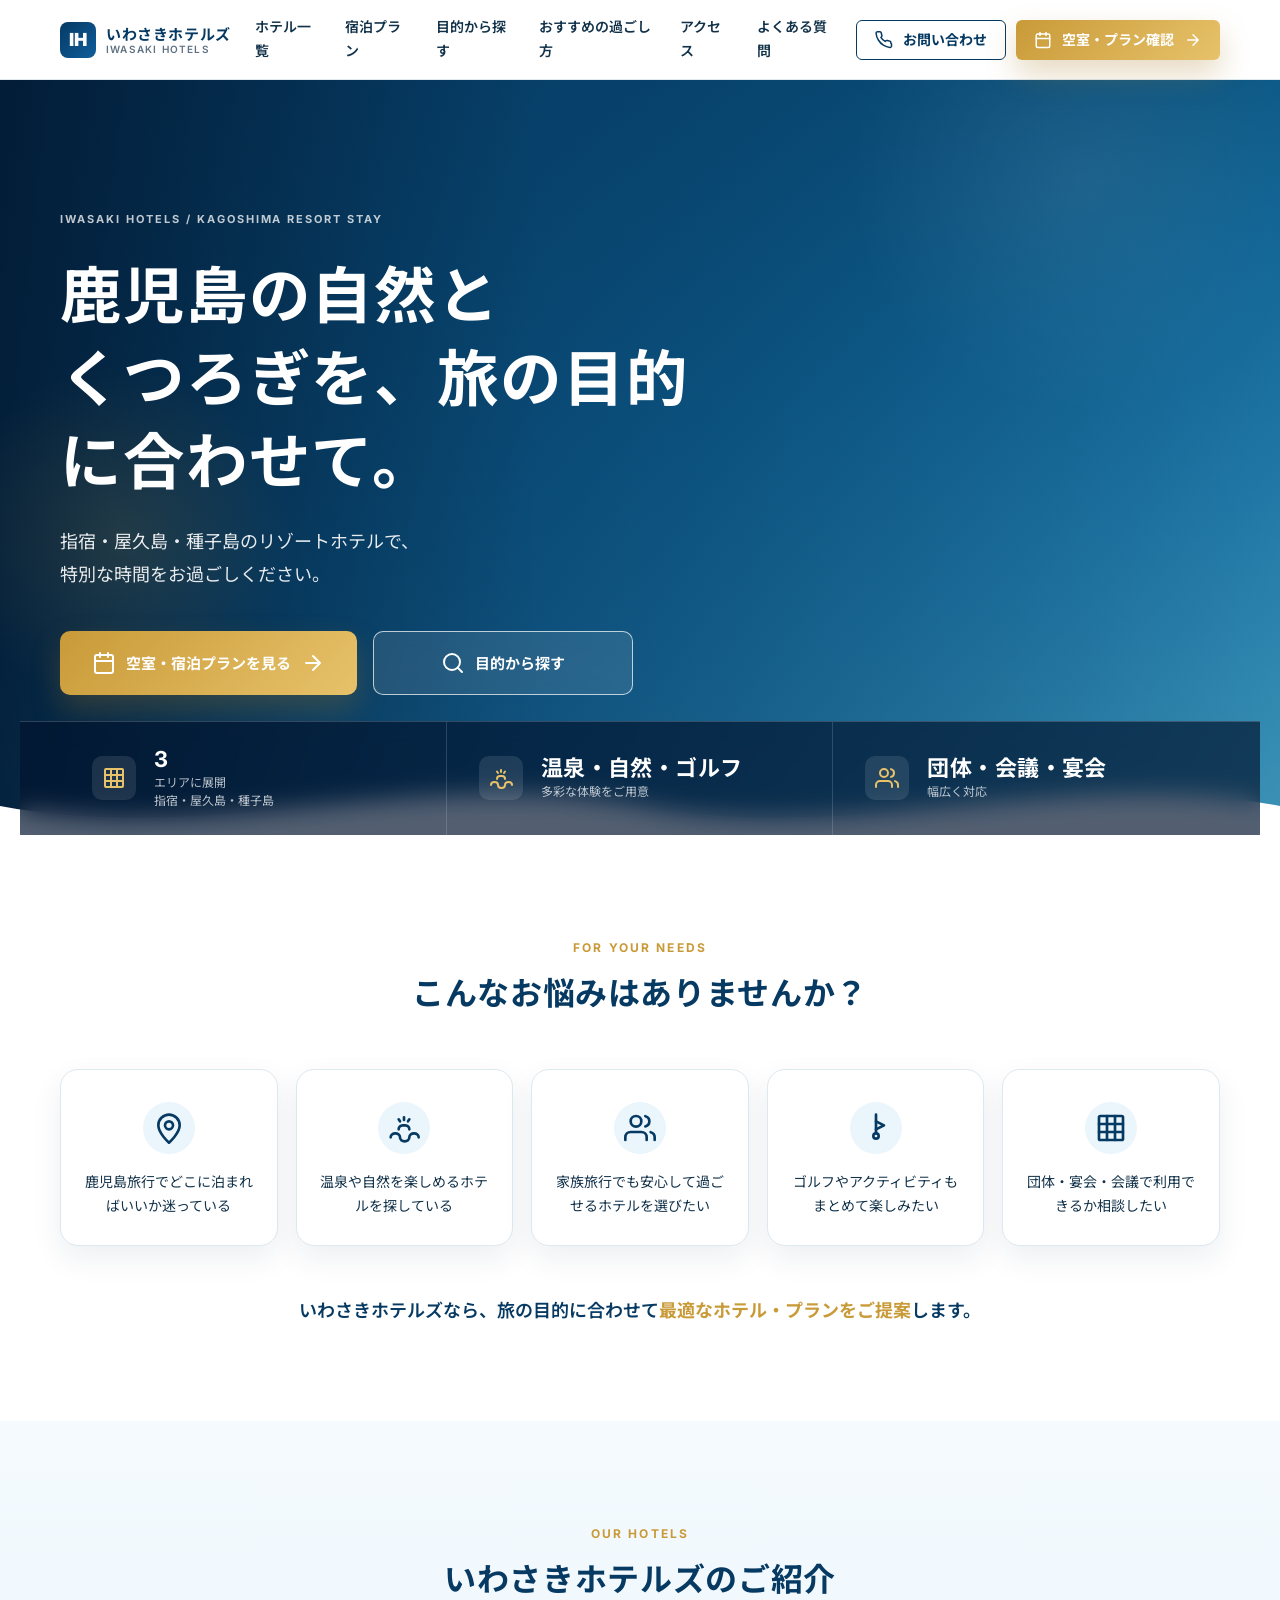
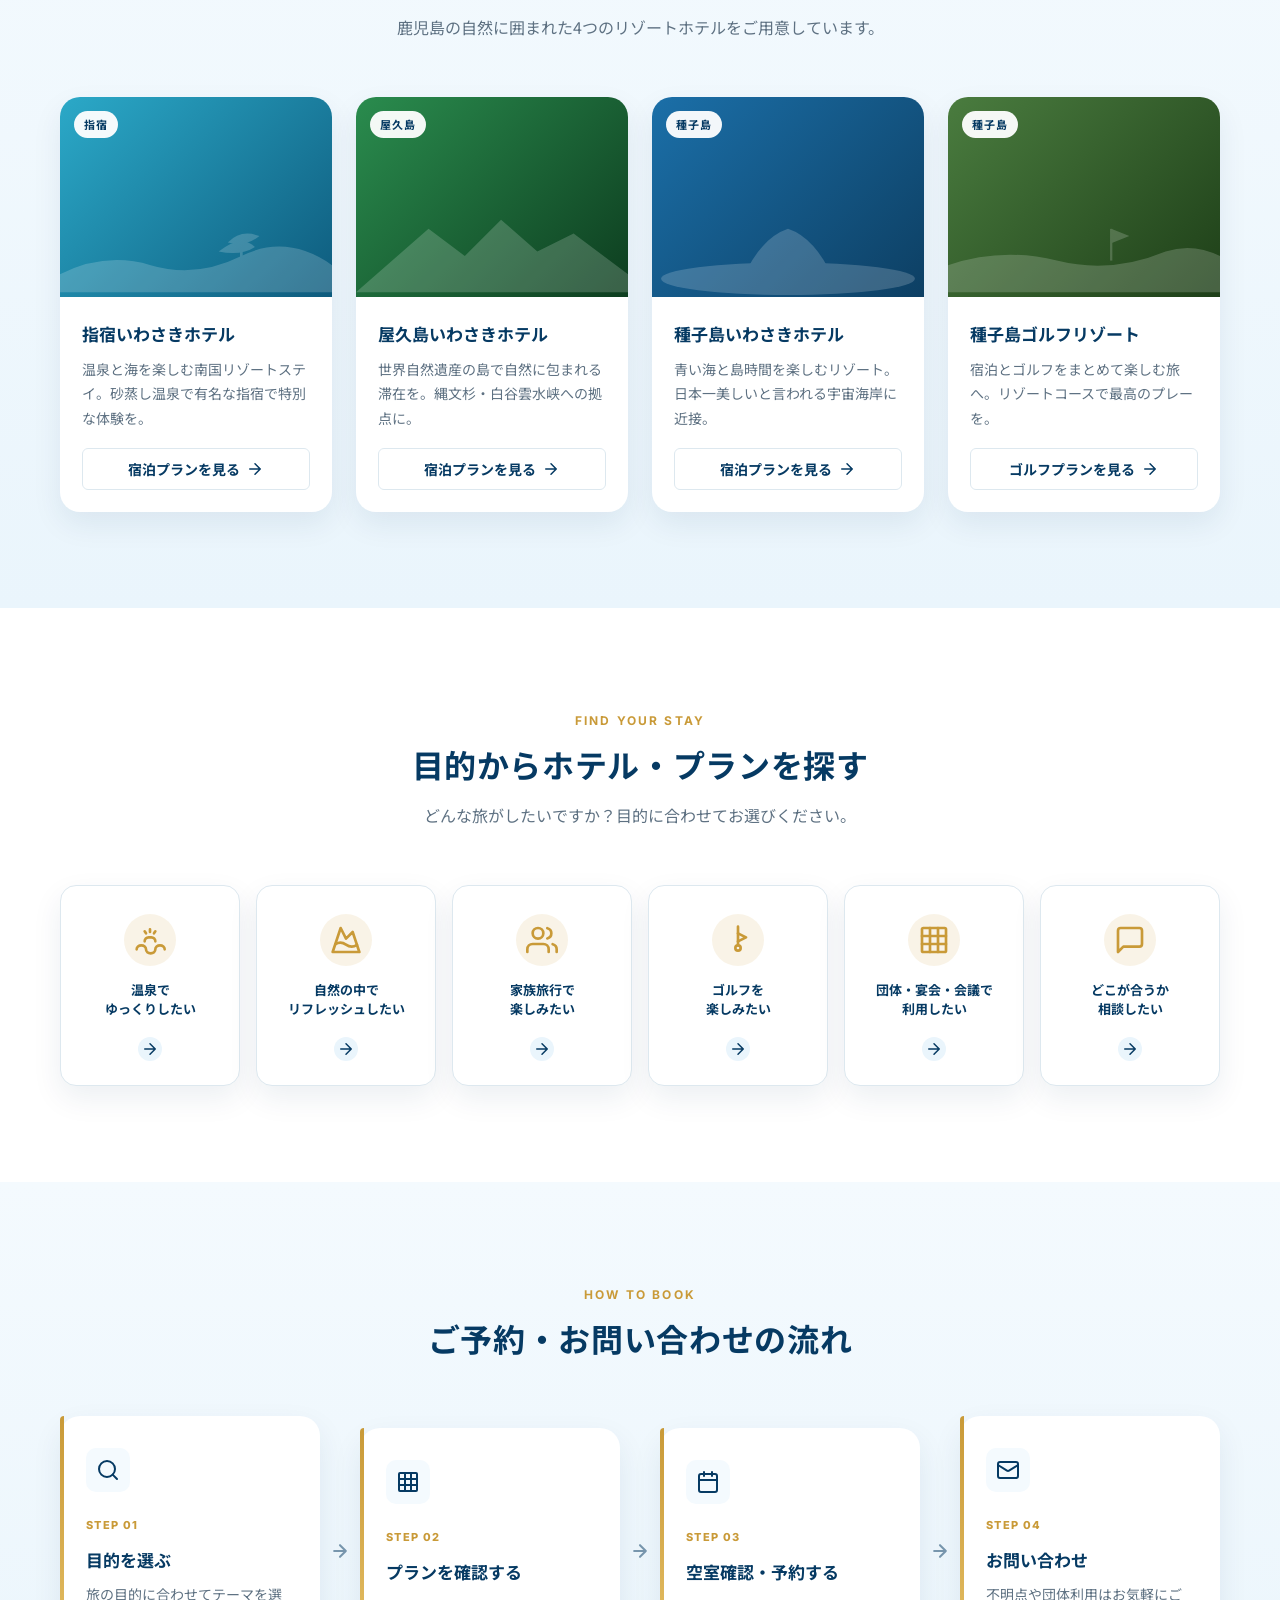
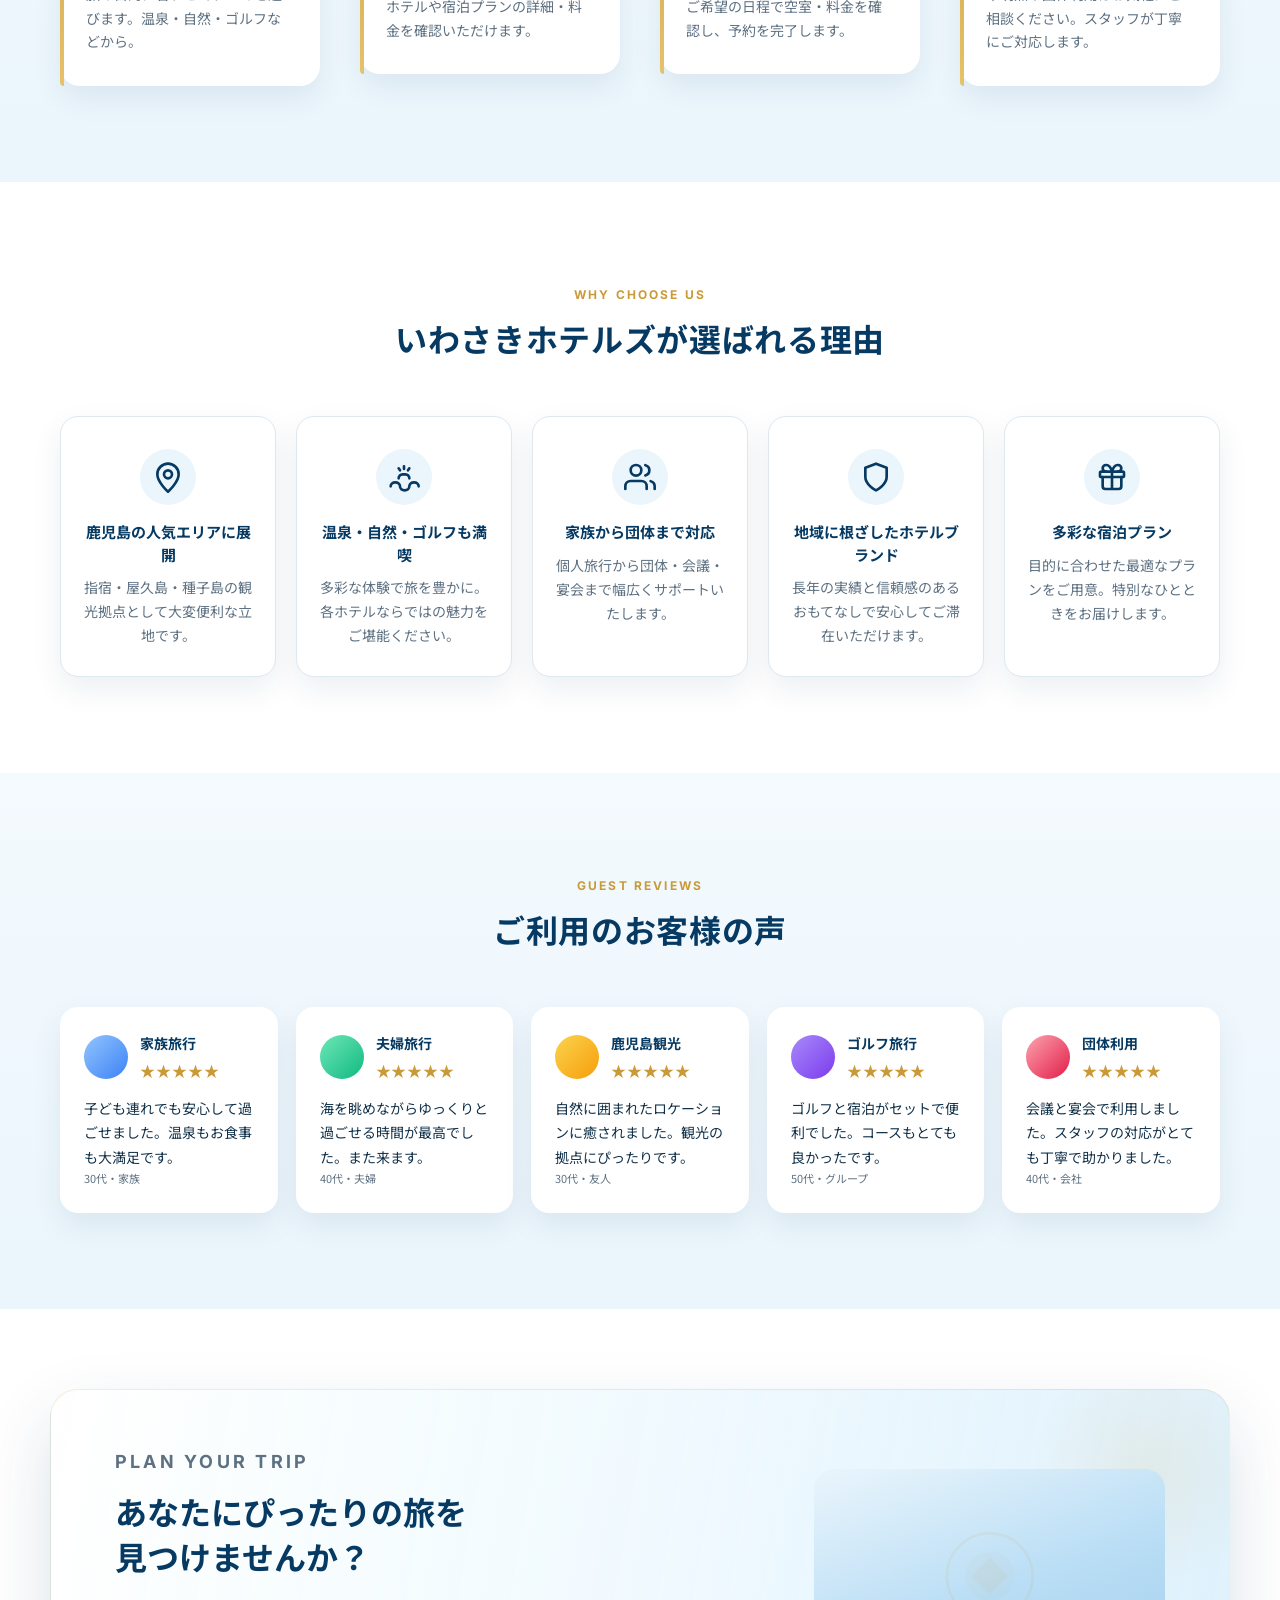
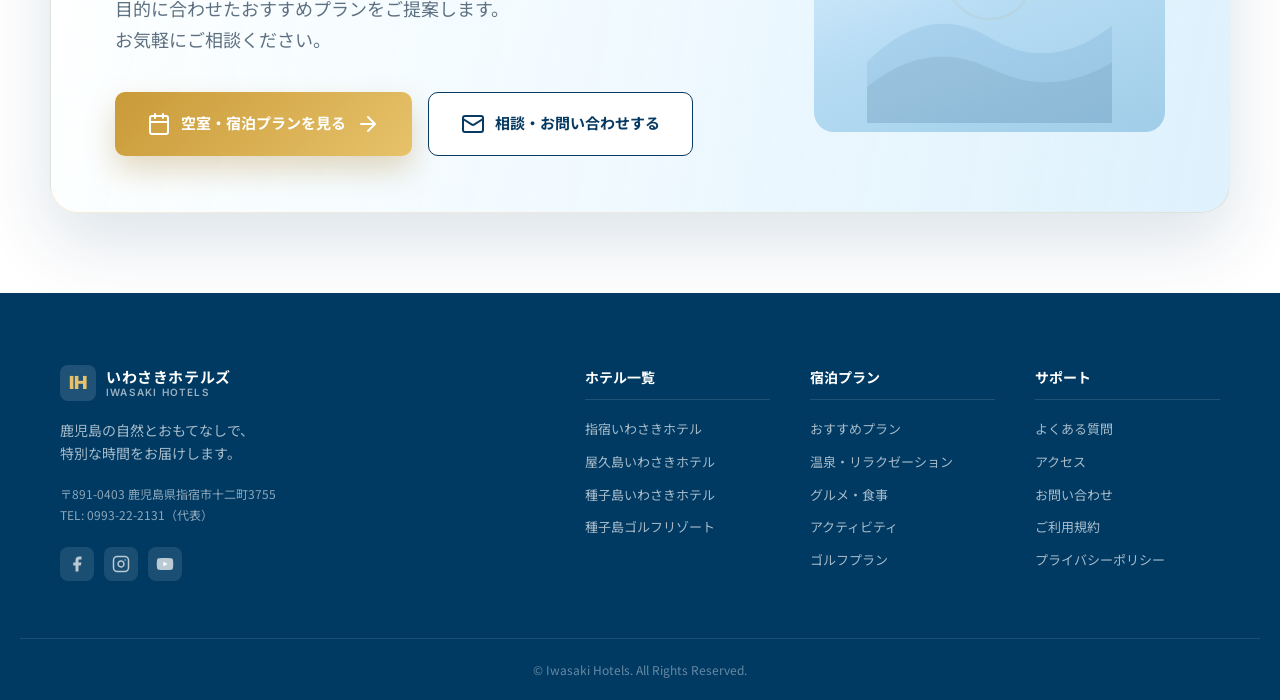
<file: iwasaki-hotels/index.html>
<!DOCTYPE html>
<html lang="ja">
<head>
  <meta charset="UTF-8">
  <meta name="viewport" content="width=device-width, initial-scale=1.0">
  <title>いわさきホテルズ | 鹿児島・指宿・屋久島・種子島のリゾートホテル</title>
  <meta name="description" content="鹿児島の指宿・屋久島・種子島に展開するいわさきホテルズ。温泉・自然・ゴルフを楽しむリゾートステイ。目的に合わせた宿泊プランをご提案します。">
  <link rel="preconnect" href="https://fonts.googleapis.com">
  <link rel="preconnect" href="https://fonts.gstatic.com" crossorigin>
  <link href="https://fonts.googleapis.com/css2?family=Noto+Sans+JP:wght@400;500;600;700&family=Inter:wght@400;600;700&display=swap" rel="stylesheet">
  <link rel="stylesheet" href="css/tokens.css">
  <link rel="stylesheet" href="css/base.css">
  <link rel="stylesheet" href="css/components.css">
  <link rel="stylesheet" href="css/sections.css">
  <link rel="stylesheet" href="css/responsive.css">
</head>
<body>

<!-- ========================================================
     SVG Sprite
     ======================================================== -->
<svg xmlns="http://www.w3.org/2000/svg" style="display:none" aria-hidden="true">
  <defs>
    <!-- arrow-right -->
    <symbol id="i-arrow-right" viewBox="0 0 24 24" fill="none" stroke="currentColor" stroke-width="2" stroke-linecap="round" stroke-linejoin="round">
      <path d="M5 12h14M12 5l7 7-7 7"/>
    </symbol>
    <!-- arrow-left -->
    <symbol id="i-arrow-left" viewBox="0 0 24 24" fill="none" stroke="currentColor" stroke-width="2" stroke-linecap="round" stroke-linejoin="round">
      <path d="M19 12H5M12 19l-7-7 7-7"/>
    </symbol>
    <!-- menu (hamburger) -->
    <symbol id="i-menu" viewBox="0 0 24 24" fill="none" stroke="currentColor" stroke-width="2" stroke-linecap="round">
      <path d="M3 12h18M3 6h18M3 18h18"/>
    </symbol>
    <!-- close (X) -->
    <symbol id="i-close" viewBox="0 0 24 24" fill="none" stroke="currentColor" stroke-width="2" stroke-linecap="round">
      <path d="M18 6 6 18M6 6l12 12"/>
    </symbol>
    <!-- map-pin -->
    <symbol id="i-map-pin" viewBox="0 0 24 24" fill="none" stroke="currentColor" stroke-width="2" stroke-linecap="round" stroke-linejoin="round">
      <path d="M20 10c0 6-8 13-8 13s-8-7-8-13a8 8 0 0 1 16 0Z"/>
      <circle cx="12" cy="10" r="3"/>
    </symbol>
    <!-- building (hotel) -->
    <symbol id="i-building" viewBox="0 0 24 24" fill="none" stroke="currentColor" stroke-width="2" stroke-linecap="round" stroke-linejoin="round">
      <rect x="3" y="3" width="18" height="18" rx="1"/>
      <path d="M9 3v18M15 3v18M3 9h18M3 15h18"/>
    </symbol>
    <!-- onsen / waves -->
    <symbol id="i-onsen" viewBox="0 0 24 24" fill="none" stroke="currentColor" stroke-width="2" stroke-linecap="round" stroke-linejoin="round">
      <path d="M2 19c0-1.7 1.5-3 3.5-3s3.5 1.3 3.5 3 1.5 3 3.5 3 3.5-1.3 3.5-3 1.5-3 3.5-3 3.5 1.3 3.5 3"/>
      <path d="M8 13c0-1.7 1.3-3 3-3h2c1.7 0 3 1.3 3 3"/>
      <path d="M12 4v2M8 5.5l1 1.5M16 5.5l-1 1.5"/>
    </symbol>
    <!-- users (family/group) -->
    <symbol id="i-users" viewBox="0 0 24 24" fill="none" stroke="currentColor" stroke-width="2" stroke-linecap="round" stroke-linejoin="round">
      <path d="M17 21v-2a4 4 0 0 0-4-4H5a4 4 0 0 0-4 4v2"/>
      <circle cx="9" cy="7" r="4"/>
      <path d="M23 21v-2a4 4 0 0 0-3-3.87M16 3.13a4 4 0 0 1 0 7.75"/>
    </symbol>
    <!-- mountain -->
    <symbol id="i-mountain" viewBox="0 0 24 24" fill="none" stroke="currentColor" stroke-width="2" stroke-linecap="round" stroke-linejoin="round">
      <path d="m8 3 4 8 5-5 5 15H2L8 3z"/>
      <path d="M4.14 15.08c2.62-1.57 5.24-1.43 7.86.42 2.74 1.94 5.49 2 8.23.19"/>
    </symbol>
    <!-- golf -->
    <symbol id="i-golf" viewBox="0 0 24 24" fill="none" stroke="currentColor" stroke-width="2" stroke-linecap="round" stroke-linejoin="round">
      <circle cx="12" cy="18" r="2"/>
      <path d="M12 2v14"/>
      <path d="M12 7l6 3-6 3"/>
    </symbol>
    <!-- mail -->
    <symbol id="i-mail" viewBox="0 0 24 24" fill="none" stroke="currentColor" stroke-width="2" stroke-linecap="round" stroke-linejoin="round">
      <rect x="2" y="4" width="20" height="16" rx="2"/>
      <path d="m22 7-8.97 5.7a1.94 1.94 0 0 1-2.06 0L2 7"/>
    </symbol>
    <!-- phone -->
    <symbol id="i-phone" viewBox="0 0 24 24" fill="none" stroke="currentColor" stroke-width="2" stroke-linecap="round" stroke-linejoin="round">
      <path d="M22 16.92v3a2 2 0 0 1-2.18 2 19.79 19.79 0 0 1-8.63-3.07A19.5 19.5 0 0 1 4.49 12 19.79 19.79 0 0 1 1.45 3.29 2 2 0 0 1 3.42 1h3a2 2 0 0 1 2 1.72c.127.96.361 1.903.7 2.81a2 2 0 0 1-.45 2.11L7.91 8.35a16 16 0 0 0 5.58 5.58l.77-.77a2 2 0 0 1 2.11-.45c.907.339 1.85.573 2.81.7A2 2 0 0 1 21 16l.92.92Z"/>
    </symbol>
    <!-- calendar -->
    <symbol id="i-calendar" viewBox="0 0 24 24" fill="none" stroke="currentColor" stroke-width="2" stroke-linecap="round" stroke-linejoin="round">
      <rect x="3" y="4" width="18" height="18" rx="2"/>
      <path d="M16 2v4M8 2v4M3 10h18"/>
    </symbol>
    <!-- check-circle -->
    <symbol id="i-check-circle" viewBox="0 0 24 24" fill="none" stroke="currentColor" stroke-width="2" stroke-linecap="round" stroke-linejoin="round">
      <circle cx="12" cy="12" r="10"/>
      <path d="m9 12 2 2 4-4"/>
    </symbol>
    <!-- search -->
    <symbol id="i-search" viewBox="0 0 24 24" fill="none" stroke="currentColor" stroke-width="2" stroke-linecap="round" stroke-linejoin="round">
      <circle cx="11" cy="11" r="8"/>
      <path d="m21 21-4.35-4.35"/>
    </symbol>
    <!-- message-circle -->
    <symbol id="i-message-circle" viewBox="0 0 24 24" fill="none" stroke="currentColor" stroke-width="2" stroke-linecap="round" stroke-linejoin="round">
      <path d="M21 15a2 2 0 0 1-2 2H7l-4 4V5a2 2 0 0 1 2-2h14a2 2 0 0 1 2 2z"/>
    </symbol>
    <!-- star -->
    <symbol id="i-star" viewBox="0 0 24 24" fill="currentColor" stroke="currentColor" stroke-width="1.5" stroke-linecap="round" stroke-linejoin="round">
      <path d="m12 2 3.09 6.26L22 9.27l-5 4.87 1.18 6.88L12 17.77l-6.18 3.25L7 14.14 2 9.27l6.91-1.01L12 2z"/>
    </symbol>
    <!-- shield -->
    <symbol id="i-shield" viewBox="0 0 24 24" fill="none" stroke="currentColor" stroke-width="2" stroke-linecap="round" stroke-linejoin="round">
      <path d="M12 22s8-4 8-10V5l-8-3-8 3v7c0 6 8 10 8 10z"/>
    </symbol>
    <!-- gift (plan) -->
    <symbol id="i-gift" viewBox="0 0 24 24" fill="none" stroke="currentColor" stroke-width="2" stroke-linecap="round" stroke-linejoin="round">
      <rect x="3" y="8" width="18" height="4" rx="1"/>
      <path d="M12 8v13M19 12v7a2 2 0 0 1-2 2H7a2 2 0 0 1-2-2v-7"/>
      <path d="M7.5 8a2.5 2.5 0 0 1 0-5A4.8 8 0 0 1 12 8a4.8 8 0 0 1 4.5-5 2.5 2.5 0 0 1 0 5"/>
    </symbol>
    <!-- facebook -->
    <symbol id="i-facebook" viewBox="0 0 24 24" fill="currentColor">
      <path d="M18 2h-3a5 5 0 0 0-5 5v3H7v4h3v8h4v-8h3l1-4h-4V7a1 1 0 0 1 1-1h3z"/>
    </symbol>
    <!-- instagram -->
    <symbol id="i-instagram" viewBox="0 0 24 24" fill="none" stroke="currentColor" stroke-width="2" stroke-linecap="round" stroke-linejoin="round">
      <rect x="2" y="2" width="20" height="20" rx="5" ry="5"/>
      <path d="M16 11.37A4 4 0 1 1 12.63 8 4 4 0 0 1 16 11.37z"/>
      <line x1="17.5" y1="6.5" x2="17.51" y2="6.5"/>
    </symbol>
    <!-- youtube -->
    <symbol id="i-youtube" viewBox="0 0 24 24" fill="currentColor">
      <path d="M22.54 6.42a2.78 2.78 0 0 0-1.95-1.96C18.88 4 12 4 12 4s-6.88 0-8.59.46A2.78 2.78 0 0 0 1.46 6.42 29 29 0 0 0 1 12a29 29 0 0 0 .46 5.58A2.78 2.78 0 0 0 3.41 19.6C5.12 20 12 20 12 20s6.88 0 8.59-.46a2.78 2.78 0 0 0 1.95-1.95A29 29 0 0 0 23 12a29 29 0 0 0-.46-5.58z"/>
      <polygon fill="#fff" points="9.75,15.02 15.5,12 9.75,8.98 9.75,15.02"/>
    </symbol>
    <!-- landscape silhouette (used in hotel cards) -->
    <symbol id="deco-wave" viewBox="0 0 300 80" preserveAspectRatio="none">
      <path d="M0 60 Q75 20 150 50 Q225 80 300 40 L300 80 L0 80 Z" fill="currentColor"/>
    </symbol>
    <!-- beach / palm silhouette -->
    <symbol id="deco-beach" viewBox="0 0 300 100">
      <path d="M0 80 Q50 55 100 70 Q150 85 200 60 Q250 35 300 70 L300 100 L0 100 Z" fill="currentColor"/>
      <line x1="200" y1="40" x2="200" y2="80" stroke="currentColor" stroke-width="3"/>
      <path d="M185 45 Q200 30 220 38 Q205 50 185 45Z" fill="currentColor"/>
      <path d="M175 55 Q200 35 215 50 Q200 60 175 55Z" fill="currentColor"/>
    </symbol>
    <!-- mountain silhouette for yakushima -->
    <symbol id="deco-mountain" viewBox="0 0 300 100">
      <path d="M0 100 L80 30 L120 60 L160 20 L200 55 L240 35 L300 80 L300 100 Z" fill="currentColor"/>
    </symbol>
    <!-- island silhouette -->
    <symbol id="deco-island" viewBox="0 0 300 100">
      <ellipse cx="150" cy="85" rx="140" ry="18" fill="currentColor"/>
      <path d="M100 85 Q120 40 150 30 Q180 40 200 85 Z" fill="currentColor"/>
    </symbol>
    <!-- golf course -->
    <symbol id="deco-golf" viewBox="0 0 300 100">
      <path d="M0 70 Q60 50 120 65 Q180 80 240 55 Q270 45 300 60 L300 100 L0 100 Z" fill="currentColor"/>
      <line x1="180" y1="30" x2="180" y2="65" stroke="currentColor" stroke-width="2.5"/>
      <path d="M180 30 L200 38 L180 46 Z" fill="currentColor"/>
    </symbol>
  </defs>
</svg>

<!-- ========================================================
     Mobile Drawer
     ======================================================== -->
<div id="mobile-drawer" class="mobile-drawer" aria-hidden="true" role="dialog" aria-label="ナビゲーション">
  <div id="drawer-overlay" class="drawer-overlay"></div>
  <div class="drawer-panel">
    <div class="drawer-header">
      <div class="site-logo">
        <div class="logo-mark">IH</div>
        <div class="logo-text">
          <span class="logo-text-jp">いわさきホテルズ</span>
          <span class="logo-text-en">IWASAKI HOTELS</span>
        </div>
      </div>
      <button class="drawer-close" id="drawer-close-btn" aria-label="メニューを閉じる">
        <svg class="ico"><use href="#i-close"/></svg>
      </button>
    </div>
    <nav class="drawer-nav" aria-label="モバイルナビゲーション">
      <a href="#hotels">ホテル一覧</a>
      <a href="#plans">宿泊プラン</a>
      <a href="#purpose">目的から探す</a>
      <a href="#reasons">おすすめの過ごし方</a>
      <a href="#access">アクセス</a>
      <a href="#faq">よくある質問</a>
    </nav>
    <div class="drawer-cta">
      <a class="btn btn-primary" href="#contact">
        <svg class="ico ico-sm"><use href="#i-mail"/></svg>
        お問い合わせ
      </a>
      <a class="btn btn-outline" href="#plans">
        <svg class="ico ico-sm"><use href="#i-calendar"/></svg>
        空室・プラン確認
      </a>
    </div>
  </div>
</div>

<!-- ========================================================
     Header
     ======================================================== -->
<header id="site-header" class="site-header" role="banner">
  <div class="header-inner">
    <a class="site-logo" href="#" aria-label="いわさきホテルズ トップページ">
      <div class="logo-mark" aria-hidden="true">IH</div>
      <div class="logo-text">
        <span class="logo-text-jp">いわさきホテルズ</span>
        <span class="logo-text-en">IWASAKI HOTELS</span>
      </div>
    </a>

    <nav class="global-nav" aria-label="グローバルナビゲーション">
      <a href="#hotels">ホテル一覧</a>
      <a href="#plans">宿泊プラン</a>
      <a href="#purpose">目的から探す</a>
      <a href="#reasons">おすすめの過ごし方</a>
      <a href="#access">アクセス</a>
      <a href="#faq">よくある質問</a>
    </nav>

    <div class="header-actions">
      <a class="btn btn-outline btn-header" href="#contact">
        <svg class="ico ico-sm"><use href="#i-phone"/></svg>
        お問い合わせ
      </a>
      <a class="btn btn-primary btn-header" href="#plans">
        <svg class="ico ico-sm"><use href="#i-calendar"/></svg>
        空室・プラン確認
        <svg class="ico ico-sm arrow"><use href="#i-arrow-right"/></svg>
      </a>
    </div>

    <button
      id="hamburger"
      class="hamburger"
      aria-expanded="false"
      aria-controls="mobile-drawer"
      aria-label="メニューを開く"
    >
      <span class="bar"></span>
      <span class="bar"></span>
      <span class="bar"></span>
    </button>
  </div>
</header>

<!-- ========================================================
     Main
     ======================================================== -->
<main>

  <!-- =====================================================
       Hero / First View
       ===================================================== -->
  <section class="hero" aria-label="メインビジュアル">
    <div class="hero-bg" aria-hidden="true"></div>
    <div class="hero-orb-1" aria-hidden="true"></div>
    <div class="hero-orb-2" aria-hidden="true"></div>

    <div class="hero-inner">
      <div class="hero-content">
        <p class="hero-label">IWASAKI HOTELS / KAGOSHIMA RESORT STAY</p>

        <h1>
          鹿児島の自然と<br>
          くつろぎを、旅の目的に合わせて。
        </h1>

        <p class="hero-lead">
          指宿・屋久島・種子島のリゾートホテルで、<br>
          特別な時間をお過ごしください。
        </p>

        <div class="hero-buttons">
          <a class="btn btn-primary btn-large" href="#plans">
            <svg class="ico"><use href="#i-calendar"/></svg>
            空室・宿泊プランを見る
            <svg class="ico arrow"><use href="#i-arrow-right"/></svg>
          </a>
          <a class="btn btn-glass btn-large" href="#purpose">
            <svg class="ico"><use href="#i-search"/></svg>
            目的から探す
          </a>
        </div>
      </div>
    </div>

    <!-- Stats bar -->
    <div class="hero-stats" aria-label="サービス概要">
      <div class="hero-stats-inner">
        <div class="hero-stat-item">
          <div class="hero-stat-icon" aria-hidden="true">
            <svg class="ico"><use href="#i-building"/></svg>
          </div>
          <div class="hero-stat-text">
            <strong>3</strong>
            <span>エリアに展開<br>指宿・屋久島・種子島</span>
          </div>
        </div>
        <div class="hero-stat-item">
          <div class="hero-stat-icon" aria-hidden="true">
            <svg class="ico"><use href="#i-onsen"/></svg>
          </div>
          <div class="hero-stat-text">
            <strong>温泉・自然・ゴルフ</strong>
            <span>多彩な体験をご用意</span>
          </div>
        </div>
        <div class="hero-stat-item">
          <div class="hero-stat-icon" aria-hidden="true">
            <svg class="ico"><use href="#i-users"/></svg>
          </div>
          <div class="hero-stat-text">
            <strong>団体・会議・宴会</strong>
            <span>幅広く対応</span>
          </div>
        </div>
      </div>
    </div>

    <!-- Hero bottom wave -->
    <div class="hero-wave" aria-hidden="true">
      <svg viewBox="0 0 1440 90" preserveAspectRatio="none" xmlns="http://www.w3.org/2000/svg">
        <path d="M0,60 C240,100 480,20 720,60 C960,100 1200,20 1440,60 L1440,90 L0,90 Z" fill="#ffffff"/>
      </svg>
    </div>
  </section>


  <!-- =====================================================
       Pain Section — こんなお悩みはありませんか？
       ===================================================== -->
  <section id="problems" class="section pain-section">
    <div class="container">
      <div class="section-header">
        <p class="section-eyebrow">FOR YOUR NEEDS</p>
        <h2 class="section-title">こんなお悩みはありませんか？</h2>
      </div>

      <div class="pain-grid">
        <div class="pain-card fade-up">
          <div class="icon-circle">
            <svg class="ico-lg"><use href="#i-map-pin"/></svg>
          </div>
          <p>鹿児島旅行でどこに泊まればいいか迷っている</p>
        </div>
        <div class="pain-card fade-up">
          <div class="icon-circle">
            <svg class="ico-lg"><use href="#i-onsen"/></svg>
          </div>
          <p>温泉や自然を楽しめるホテルを探している</p>
        </div>
        <div class="pain-card fade-up">
          <div class="icon-circle">
            <svg class="ico-lg"><use href="#i-users"/></svg>
          </div>
          <p>家族旅行でも安心して過ごせるホテルを選びたい</p>
        </div>
        <div class="pain-card fade-up">
          <div class="icon-circle">
            <svg class="ico-lg"><use href="#i-golf"/></svg>
          </div>
          <p>ゴルフやアクティビティもまとめて楽しみたい</p>
        </div>
        <div class="pain-card fade-up">
          <div class="icon-circle">
            <svg class="ico-lg"><use href="#i-building"/></svg>
          </div>
          <p>団体・宴会・会議で利用できるか相談したい</p>
        </div>
      </div>

      <p class="section-message fade-up">
        いわさきホテルズなら、旅の目的に合わせて<em>最適なホテル・プランをご提案</em>します。
      </p>
    </div>
  </section>


  <!-- =====================================================
       Hotel Section — いわさきホテルズのご紹介
       ===================================================== -->
  <section id="hotels" class="section section-blue hotel-section">
    <div class="container">
      <div class="section-header">
        <p class="section-eyebrow">OUR HOTELS</p>
        <h2 class="section-title">いわさきホテルズのご紹介</h2>
        <p class="section-lead">鹿児島の自然に囲まれた4つのリゾートホテルをご用意しています。</p>
      </div>

      <div class="hotel-grid">
        <!-- 指宿 -->
        <article class="hotel-card fade-up">
          <div class="hotel-image hotel-ibusuki">
            <div class="hotel-tag">指宿</div>
            <svg class="hotel-image-deco" aria-hidden="true" style="color:#fff">
              <use href="#deco-beach"/>
            </svg>
          </div>
          <div class="hotel-body">
            <h3>指宿いわさきホテル</h3>
            <p>温泉と海を楽しむ南国リゾートステイ。砂蒸し温泉で有名な指宿で特別な体験を。</p>
            <a class="card-link" href="#plans">
              宿泊プランを見る
              <svg class="ico ico-sm"><use href="#i-arrow-right"/></svg>
            </a>
          </div>
        </article>

        <!-- 屋久島 -->
        <article class="hotel-card fade-up">
          <div class="hotel-image hotel-yakushima">
            <div class="hotel-tag">屋久島</div>
            <svg class="hotel-image-deco" aria-hidden="true" style="color:#fff">
              <use href="#deco-mountain"/>
            </svg>
          </div>
          <div class="hotel-body">
            <h3>屋久島いわさきホテル</h3>
            <p>世界自然遺産の島で自然に包まれる滞在を。縄文杉・白谷雲水峡への拠点に。</p>
            <a class="card-link" href="#plans">
              宿泊プランを見る
              <svg class="ico ico-sm"><use href="#i-arrow-right"/></svg>
            </a>
          </div>
        </article>

        <!-- 種子島 -->
        <article class="hotel-card fade-up">
          <div class="hotel-image hotel-tanegashima">
            <div class="hotel-tag">種子島</div>
            <svg class="hotel-image-deco" aria-hidden="true" style="color:#fff">
              <use href="#deco-island"/>
            </svg>
          </div>
          <div class="hotel-body">
            <h3>種子島いわさきホテル</h3>
            <p>青い海と島時間を楽しむリゾート。日本一美しいと言われる宇宙海岸に近接。</p>
            <a class="card-link" href="#plans">
              宿泊プランを見る
              <svg class="ico ico-sm"><use href="#i-arrow-right"/></svg>
            </a>
          </div>
        </article>

        <!-- ゴルフリゾート -->
        <article class="hotel-card fade-up">
          <div class="hotel-image hotel-golf">
            <div class="hotel-tag">種子島</div>
            <svg class="hotel-image-deco" aria-hidden="true" style="color:#fff">
              <use href="#deco-golf"/>
            </svg>
          </div>
          <div class="hotel-body">
            <h3>種子島ゴルフリゾート</h3>
            <p>宿泊とゴルフをまとめて楽しむ旅へ。リゾートコースで最高のプレーを。</p>
            <a class="card-link" href="#plans">
              ゴルフプランを見る
              <svg class="ico ico-sm"><use href="#i-arrow-right"/></svg>
            </a>
          </div>
        </article>
      </div>
    </div>
  </section>


  <!-- =====================================================
       Purpose Section — 目的からホテル・プランを探す
       ===================================================== -->
  <section id="purpose" class="section purpose-section">
    <div class="container">
      <div class="section-header">
        <p class="section-eyebrow">FIND YOUR STAY</p>
        <h2 class="section-title">目的からホテル・プランを探す</h2>
        <p class="section-lead">どんな旅がしたいですか？目的に合わせてお選びください。</p>
      </div>

      <div class="purpose-grid">
        <a class="purpose-card fade-up" href="#plans">
          <div class="icon-circle icon-circle-gold">
            <svg class="ico-lg"><use href="#i-onsen"/></svg>
          </div>
          <h3>温泉で<br>ゆっくりしたい</h3>
          <div class="arrow-badge" aria-hidden="true">
            <svg class="ico-sm"><use href="#i-arrow-right"/></svg>
          </div>
        </a>

        <a class="purpose-card fade-up" href="#plans">
          <div class="icon-circle icon-circle-gold">
            <svg class="ico-lg"><use href="#i-mountain"/></svg>
          </div>
          <h3>自然の中で<br>リフレッシュしたい</h3>
          <div class="arrow-badge" aria-hidden="true">
            <svg class="ico-sm"><use href="#i-arrow-right"/></svg>
          </div>
        </a>

        <a class="purpose-card fade-up" href="#plans">
          <div class="icon-circle icon-circle-gold">
            <svg class="ico-lg"><use href="#i-users"/></svg>
          </div>
          <h3>家族旅行で<br>楽しみたい</h3>
          <div class="arrow-badge" aria-hidden="true">
            <svg class="ico-sm"><use href="#i-arrow-right"/></svg>
          </div>
        </a>

        <a class="purpose-card fade-up" href="#plans">
          <div class="icon-circle icon-circle-gold">
            <svg class="ico-lg"><use href="#i-golf"/></svg>
          </div>
          <h3>ゴルフを<br>楽しみたい</h3>
          <div class="arrow-badge" aria-hidden="true">
            <svg class="ico-sm"><use href="#i-arrow-right"/></svg>
          </div>
        </a>

        <a class="purpose-card fade-up" href="#contact">
          <div class="icon-circle icon-circle-gold">
            <svg class="ico-lg"><use href="#i-building"/></svg>
          </div>
          <h3>団体・宴会・会議で<br>利用したい</h3>
          <div class="arrow-badge" aria-hidden="true">
            <svg class="ico-sm"><use href="#i-arrow-right"/></svg>
          </div>
        </a>

        <a class="purpose-card fade-up" href="#contact">
          <div class="icon-circle icon-circle-gold">
            <svg class="ico-lg"><use href="#i-message-circle"/></svg>
          </div>
          <h3>どこが合うか<br>相談したい</h3>
          <div class="arrow-badge" aria-hidden="true">
            <svg class="ico-sm"><use href="#i-arrow-right"/></svg>
          </div>
        </a>
      </div>
    </div>
  </section>


  <!-- =====================================================
       Flow Section — ご予約・お問い合わせの流れ
       ===================================================== -->
  <section id="flow" class="section section-blue flow-section">
    <div class="container">
      <div class="section-header">
        <p class="section-eyebrow">HOW TO BOOK</p>
        <h2 class="section-title">ご予約・お問い合わせの流れ</h2>
      </div>

      <div class="flow-list">
        <div class="flow-card fade-up">
          <div class="step-icon" aria-hidden="true">
            <svg class="ico"><use href="#i-search"/></svg>
          </div>
          <span class="step-label">STEP 01</span>
          <h3>目的を選ぶ</h3>
          <p>旅の目的に合わせてテーマを選びます。温泉・自然・ゴルフなどから。</p>
        </div>

        <div class="flow-arrow" aria-hidden="true">
          <svg viewBox="0 0 24 24" fill="none" stroke="currentColor" stroke-width="2.5" stroke-linecap="round" stroke-linejoin="round">
            <path d="M5 12h14M12 5l7 7-7 7"/>
          </svg>
        </div>

        <div class="flow-card fade-up">
          <div class="step-icon" aria-hidden="true">
            <svg class="ico"><use href="#i-building"/></svg>
          </div>
          <span class="step-label">STEP 02</span>
          <h3>プランを確認する</h3>
          <p>ホテルや宿泊プランの詳細・料金を確認いただけます。</p>
        </div>

        <div class="flow-arrow" aria-hidden="true">
          <svg viewBox="0 0 24 24" fill="none" stroke="currentColor" stroke-width="2.5" stroke-linecap="round" stroke-linejoin="round">
            <path d="M5 12h14M12 5l7 7-7 7"/>
          </svg>
        </div>

        <div class="flow-card fade-up">
          <div class="step-icon" aria-hidden="true">
            <svg class="ico"><use href="#i-calendar"/></svg>
          </div>
          <span class="step-label">STEP 03</span>
          <h3>空室確認・予約する</h3>
          <p>ご希望の日程で空室・料金を確認し、予約を完了します。</p>
        </div>

        <div class="flow-arrow" aria-hidden="true">
          <svg viewBox="0 0 24 24" fill="none" stroke="currentColor" stroke-width="2.5" stroke-linecap="round" stroke-linejoin="round">
            <path d="M5 12h14M12 5l7 7-7 7"/>
          </svg>
        </div>

        <div class="flow-card fade-up">
          <div class="step-icon" aria-hidden="true">
            <svg class="ico"><use href="#i-mail"/></svg>
          </div>
          <span class="step-label">STEP 04</span>
          <h3>お問い合わせ</h3>
          <p>不明点や団体利用はお気軽にご相談ください。スタッフが丁寧にご対応します。</p>
        </div>
      </div>
    </div>
  </section>


  <!-- =====================================================
       Reason Section — 選ばれる理由
       ===================================================== -->
  <section id="reasons" class="section reason-section">
    <div class="container">
      <div class="section-header">
        <p class="section-eyebrow">WHY CHOOSE US</p>
        <h2 class="section-title">いわさきホテルズが選ばれる理由</h2>
      </div>

      <div class="reason-grid">
        <div class="reason-card fade-up">
          <div class="icon-circle">
            <svg class="ico-lg"><use href="#i-map-pin"/></svg>
          </div>
          <h3>鹿児島の人気エリアに展開</h3>
          <p>指宿・屋久島・種子島の観光拠点として大変便利な立地です。</p>
        </div>

        <div class="reason-card fade-up">
          <div class="icon-circle">
            <svg class="ico-lg"><use href="#i-onsen"/></svg>
          </div>
          <h3>温泉・自然・ゴルフも満喫</h3>
          <p>多彩な体験で旅を豊かに。各ホテルならではの魅力をご堪能ください。</p>
        </div>

        <div class="reason-card fade-up">
          <div class="icon-circle">
            <svg class="ico-lg"><use href="#i-users"/></svg>
          </div>
          <h3>家族から団体まで対応</h3>
          <p>個人旅行から団体・会議・宴会まで幅広くサポートいたします。</p>
        </div>

        <div class="reason-card fade-up">
          <div class="icon-circle">
            <svg class="ico-lg"><use href="#i-shield"/></svg>
          </div>
          <h3>地域に根ざしたホテルブランド</h3>
          <p>長年の実績と信頼感のあるおもてなしで安心してご滞在いただけます。</p>
        </div>

        <div class="reason-card fade-up">
          <div class="icon-circle">
            <svg class="ico-lg"><use href="#i-gift"/></svg>
          </div>
          <h3>多彩な宿泊プラン</h3>
          <p>目的に合わせた最適なプランをご用意。特別なひとときをお届けします。</p>
        </div>
      </div>
    </div>
  </section>


  <!-- =====================================================
       Voice Section — お客様の声
       ===================================================== -->
  <section id="voices" class="section section-blue voice-section">
    <div class="container">
      <div class="section-header">
        <p class="section-eyebrow">GUEST REVIEWS</p>
        <h2 class="section-title">ご利用のお客様の声</h2>
      </div>

      <div class="voice-grid">
        <!-- Voice 1 -->
        <article class="voice-card fade-up">
          <div class="voice-header">
            <div class="voice-avatar" style="background:linear-gradient(135deg,#93c5fd,#3b82f6)" aria-hidden="true"></div>
            <div class="voice-meta">
              <span class="voice-type">家族旅行</span>
              <div class="stars" aria-label="評価5つ星">★★★★★</div>
            </div>
          </div>
          <p class="voice-text">子ども連れでも安心して過ごせました。温泉もお食事も大満足です。</p>
          <p class="voice-attr">30代・家族</p>
        </article>

        <!-- Voice 2 -->
        <article class="voice-card fade-up">
          <div class="voice-header">
            <div class="voice-avatar" style="background:linear-gradient(135deg,#6ee7b7,#10b981)" aria-hidden="true"></div>
            <div class="voice-meta">
              <span class="voice-type">夫婦旅行</span>
              <div class="stars" aria-label="評価5つ星">★★★★★</div>
            </div>
          </div>
          <p class="voice-text">海を眺めながらゆっくりと過ごせる時間が最高でした。また来ます。</p>
          <p class="voice-attr">40代・夫婦</p>
        </article>

        <!-- Voice 3 -->
        <article class="voice-card fade-up">
          <div class="voice-header">
            <div class="voice-avatar" style="background:linear-gradient(135deg,#fcd34d,#f59e0b)" aria-hidden="true"></div>
            <div class="voice-meta">
              <span class="voice-type">鹿児島観光</span>
              <div class="stars" aria-label="評価5つ星">★★★★★</div>
            </div>
          </div>
          <p class="voice-text">自然に囲まれたロケーションに癒されました。観光の拠点にぴったりです。</p>
          <p class="voice-attr">30代・友人</p>
        </article>

        <!-- Voice 4 -->
        <article class="voice-card fade-up">
          <div class="voice-header">
            <div class="voice-avatar" style="background:linear-gradient(135deg,#a78bfa,#7c3aed)" aria-hidden="true"></div>
            <div class="voice-meta">
              <span class="voice-type">ゴルフ旅行</span>
              <div class="stars" aria-label="評価5つ星">★★★★★</div>
            </div>
          </div>
          <p class="voice-text">ゴルフと宿泊がセットで便利でした。コースもとても良かったです。</p>
          <p class="voice-attr">50代・グループ</p>
        </article>

        <!-- Voice 5 -->
        <article class="voice-card fade-up">
          <div class="voice-header">
            <div class="voice-avatar" style="background:linear-gradient(135deg,#fda4af,#e11d48)" aria-hidden="true"></div>
            <div class="voice-meta">
              <span class="voice-type">団体利用</span>
              <div class="stars" aria-label="評価5つ星">★★★★★</div>
            </div>
          </div>
          <p class="voice-text">会議と宴会で利用しました。スタッフの対応がとても丁寧で助かりました。</p>
          <p class="voice-attr">40代・会社</p>
        </article>
      </div>
    </div>
  </section>


  <!-- =====================================================
       Final CTA
       ===================================================== -->
  <section id="contact" class="final-cta">
    <div class="final-cta-card">
      <div class="final-cta-content">
        <p class="section-eyebrow" style="text-align:left;margin-bottom:12px">PLAN YOUR TRIP</p>
        <h2>あなたにぴったりの旅を<br>見つけませんか？</h2>
        <p>目的に合わせたおすすめプランをご提案します。<br>お気軽にご相談ください。</p>
        <div class="final-cta-buttons">
          <a class="btn btn-primary btn-large" href="#plans">
            <svg class="ico"><use href="#i-calendar"/></svg>
            空室・宿泊プランを見る
            <svg class="ico arrow"><use href="#i-arrow-right"/></svg>
          </a>
          <a class="btn btn-outline btn-large" href="mailto:info@iwasaki-hotels.co.jp">
            <svg class="ico"><use href="#i-mail"/></svg>
            相談・お問い合わせする
          </a>
        </div>
      </div>

      <div class="final-cta-visual" aria-hidden="true">
        <div class="cta-visual-box">
          <svg viewBox="0 0 200 200" xmlns="http://www.w3.org/2000/svg" aria-hidden="true">
            <path d="M0 150 Q50 100 100 130 Q150 160 200 120 L200 200 L0 200 Z" fill="#0F5E9C" opacity="0.5"/>
            <path d="M0 170 Q50 130 100 155 Q150 180 200 150 L200 200 L0 200 Z" fill="#063A63" opacity="0.7"/>
            <circle cx="100" cy="80" r="35" fill="none" stroke="#C99A38" stroke-width="2" opacity="0.5"/>
            <circle cx="100" cy="80" r="20" fill="#C99A38" opacity="0.2"/>
            <path d="M85 80 L100 65 L115 80 L100 95 Z" fill="#C99A38" opacity="0.4"/>
          </svg>
        </div>
      </div>
    </div>
  </section>

</main><!-- /main -->


<!-- ========================================================
     Footer
     ======================================================== -->
<footer id="access" class="site-footer" role="contentinfo">
  <div class="footer-top">
    <div class="footer-brand">
      <div class="footer-logo">
        <div class="footer-logo-mark">IH</div>
        <div class="logo-text footer-logo-text">
          <span class="logo-text-jp">いわさきホテルズ</span>
          <span class="logo-text-en">IWASAKI HOTELS</span>
        </div>
      </div>
      <p class="footer-tagline">
        鹿児島の自然とおもてなしで、<br>特別な時間をお届けします。
      </p>
      <address class="footer-address" style="font-style:normal">
        〒891-0403 鹿児島県指宿市十二町3755<br>
        TEL: 0993-22-2131（代表）
      </address>
      <div class="footer-social" aria-label="ソーシャルメディア">
        <a href="#" aria-label="Facebook">
          <svg class="ico ico-sm"><use href="#i-facebook"/></svg>
        </a>
        <a href="#" aria-label="Instagram">
          <svg class="ico ico-sm"><use href="#i-instagram"/></svg>
        </a>
        <a href="#" aria-label="YouTube">
          <svg class="ico ico-sm"><use href="#i-youtube"/></svg>
        </a>
      </div>
    </div>

    <div class="footer-columns">
      <div class="footer-col">
        <h4>ホテル一覧</h4>
        <a href="#hotels">指宿いわさきホテル</a>
        <a href="#hotels">屋久島いわさきホテル</a>
        <a href="#hotels">種子島いわさきホテル</a>
        <a href="#hotels">種子島ゴルフリゾート</a>
      </div>

      <div class="footer-col">
        <h4 id="plans">宿泊プラン</h4>
        <a href="#plans">おすすめプラン</a>
        <a href="#purpose">温泉・リラクゼーション</a>
        <a href="#purpose">グルメ・食事</a>
        <a href="#purpose">アクティビティ</a>
        <a href="#purpose">ゴルフプラン</a>
      </div>

      <div class="footer-col">
        <h4>サポート</h4>
        <a id="faq" href="#faq">よくある質問</a>
        <a href="#access">アクセス</a>
        <a href="#contact">お問い合わせ</a>
        <a href="#">ご利用規約</a>
        <a href="#">プライバシーポリシー</a>
      </div>
    </div>
  </div>

  <div class="footer-bottom">
    <p>© Iwasaki Hotels. All Rights Reserved.</p>
  </div>
</footer>


<!-- ========================================================
     Mobile Fixed CTA
     ======================================================== -->
<nav class="mobile-fixed-cta" aria-label="クイックアクション">
  <a href="#plans">
    <svg class="ico" aria-hidden="true"><use href="#i-calendar"/></svg>
    空室確認
  </a>
  <a href="#purpose">
    <svg class="ico" aria-hidden="true"><use href="#i-search"/></svg>
    目的から探す
  </a>
  <a href="#contact">
    <svg class="ico" aria-hidden="true"><use href="#i-mail"/></svg>
    問い合わせ
  </a>
</nav>

<script src="js/main.js"></script>
</body>
</html>
</file>
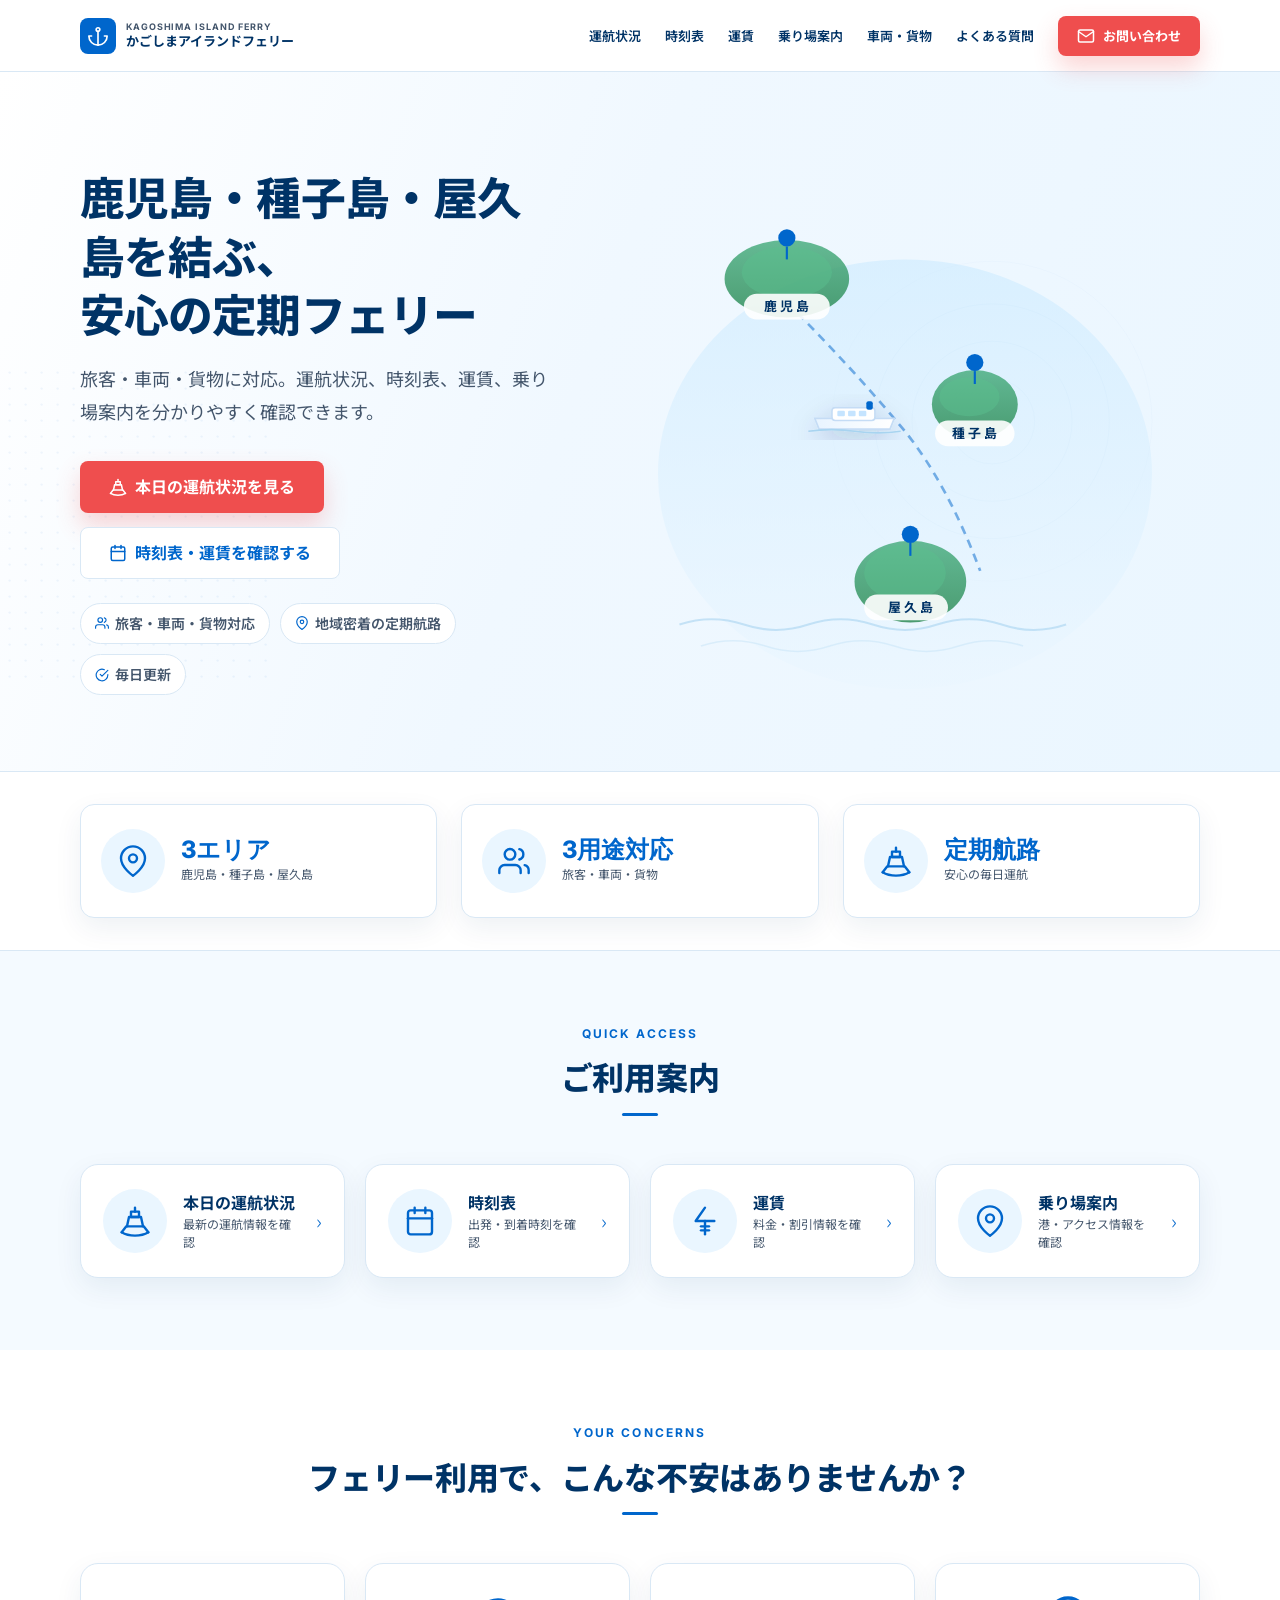
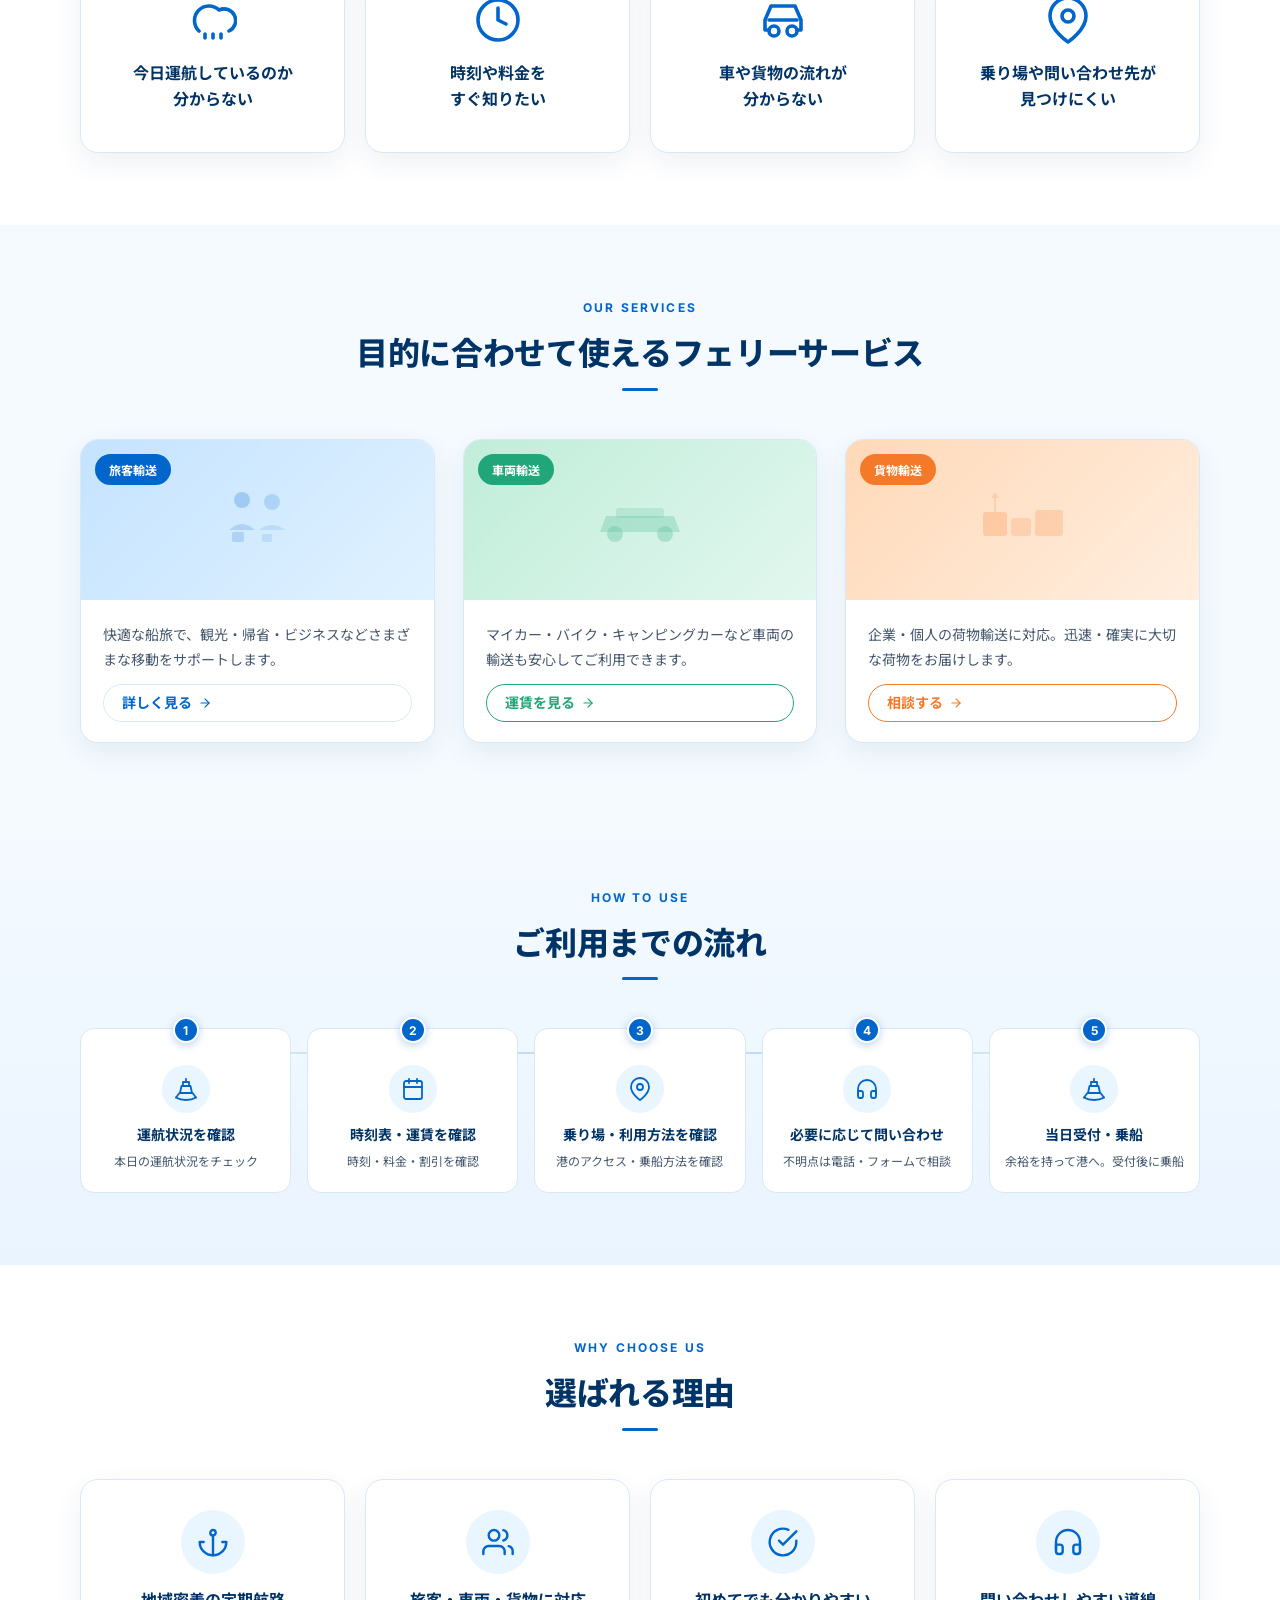
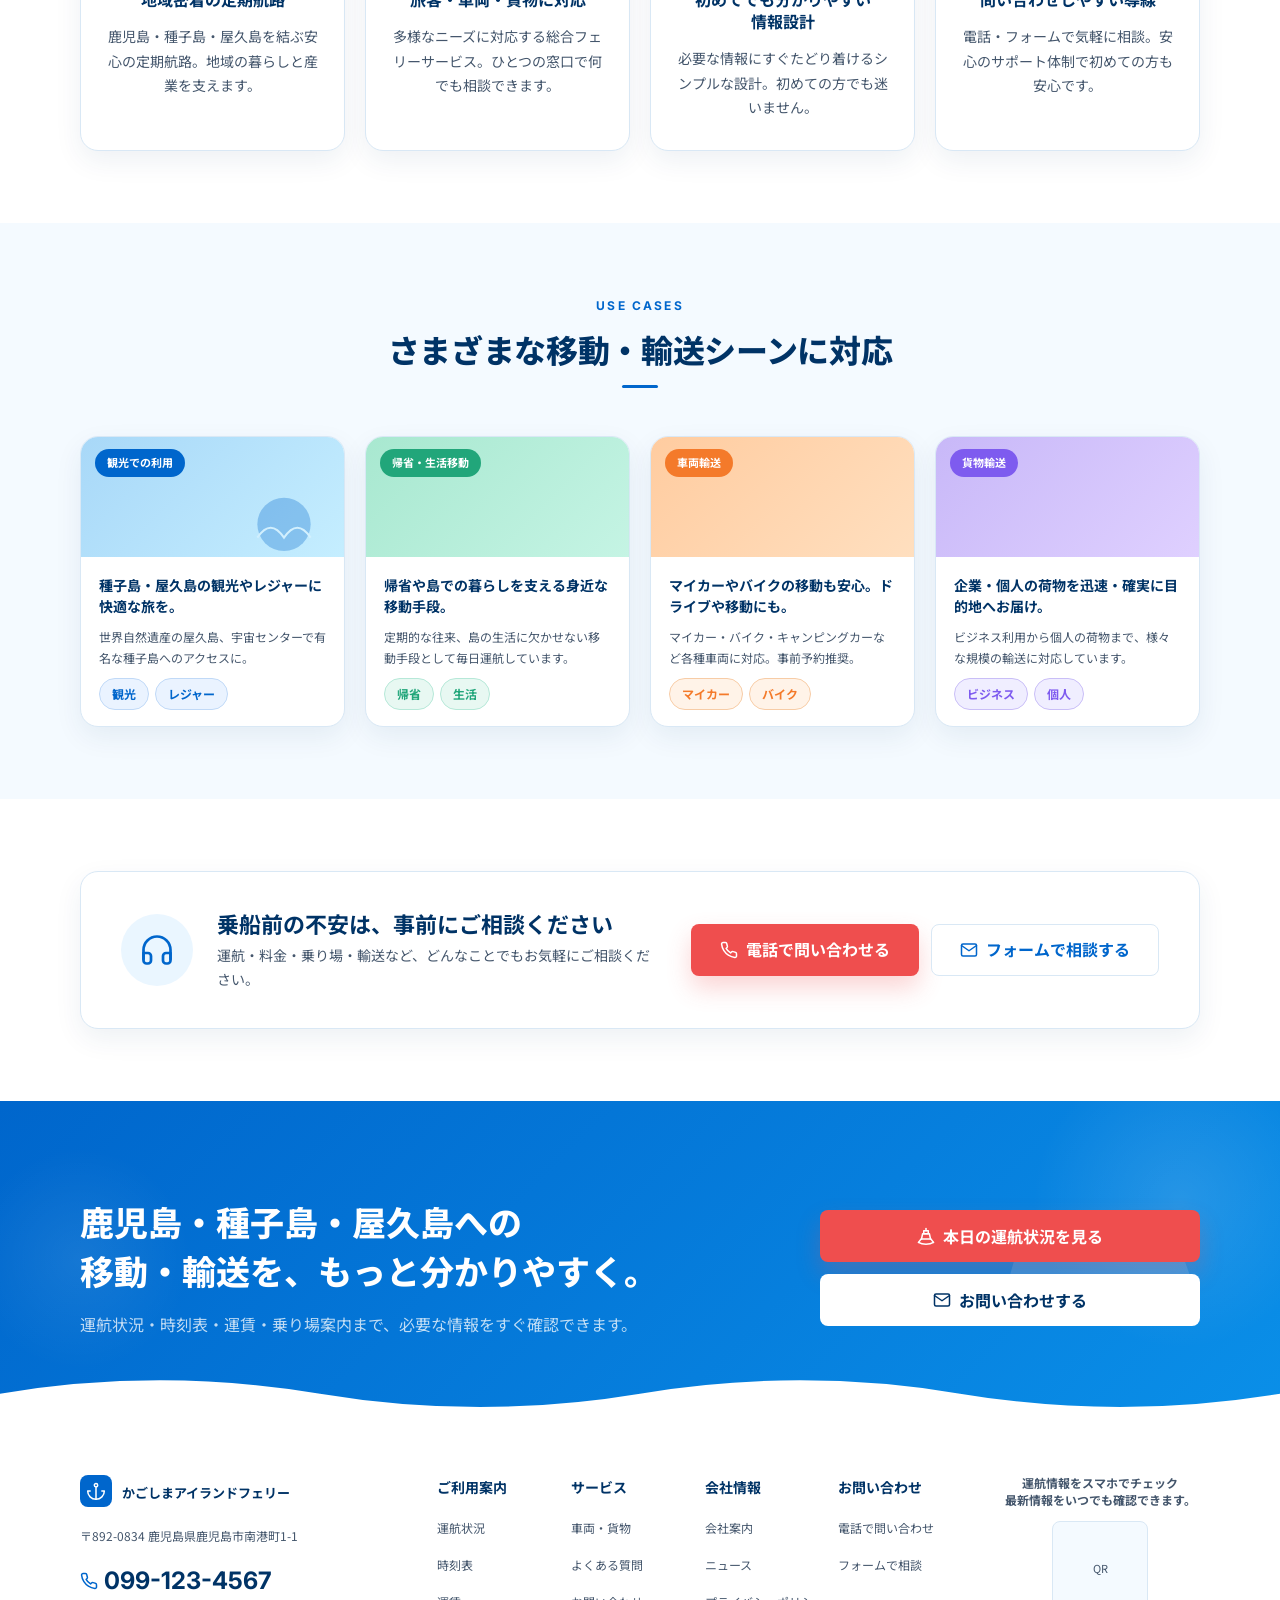
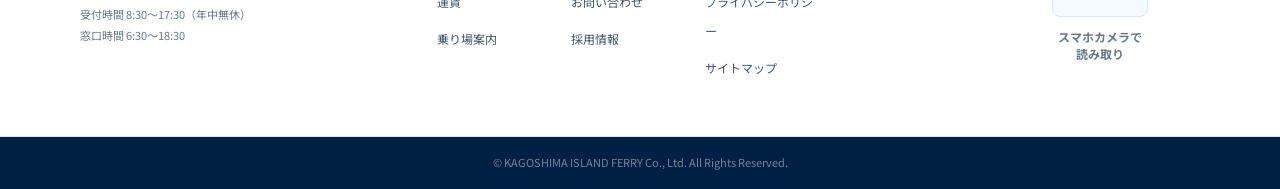
<file: kagoshima-island-ferry/index.html>
<!DOCTYPE html>
<html lang="ja">
<head>
  <meta charset="UTF-8">
  <meta name="viewport" content="width=device-width, initial-scale=1.0">
  <title>かごしまアイランドフェリー | 鹿児島・種子島・屋久島を結ぶ定期フェリー</title>
  <meta name="description" content="鹿児島・種子島・屋久島を結ぶ定期フェリー。旅客・車両・貨物に対応。運航状況、時刻表、運賃、乗り場案内をすぐに確認できます。">
  <link rel="preconnect" href="https://fonts.googleapis.com">
  <link rel="preconnect" href="https://fonts.gstatic.com" crossorigin>
  <link href="https://fonts.googleapis.com/css2?family=Inter:wght@500;600;700;800&family=Noto+Sans+JP:wght@400;500;700;800&display=swap" rel="stylesheet">
  <link rel="stylesheet" href="css/tokens.css">
  <link rel="stylesheet" href="css/base.css">
  <link rel="stylesheet" href="css/components.css">
  <link rel="stylesheet" href="css/sections.css">
  <link rel="stylesheet" href="css/responsive.css">
</head>
<body>

<!-- ============================================================
     SVG Sprite
============================================================ -->
<svg class="svg-sprite" aria-hidden="true" xmlns="http://www.w3.org/2000/svg">
  <symbol id="i-anchor" viewBox="0 0 24 24">
    <circle cx="12" cy="5" r="2"/><line x1="12" y1="7" x2="12" y2="22"/><path d="M5 12H2a10 10 0 0 0 20 0h-3"/>
  </symbol>
  <symbol id="i-ferry" viewBox="0 0 24 24">
    <path d="M2 18 L6 10 L18 10 L22 18 Z"/><rect x="8" y="6" width="8" height="4"/><line x1="12" y1="3" x2="12" y2="6"/>
    <path d="M2 18 Q6 21 12 21 Q18 21 22 18"/>
  </symbol>
  <symbol id="i-calendar" viewBox="0 0 24 24">
    <rect x="3" y="4" width="18" height="18" rx="2"/><line x1="16" y1="2" x2="16" y2="6"/><line x1="8" y1="2" x2="8" y2="6"/><line x1="3" y1="10" x2="21" y2="10"/>
  </symbol>
  <symbol id="i-yen" viewBox="0 0 24 24">
    <path d="M12 2 L5 12 L19 12"/><path d="M12 22 L12 12"/><line x1="9" y1="16" x2="15" y2="16"/><line x1="9" y1="19" x2="15" y2="19"/>
  </symbol>
  <symbol id="i-map-pin" viewBox="0 0 24 24">
    <path d="M21 10 C21 17 12 23 12 23 S3 17 3 10 A9 9 0 0 1 21 10 Z"/><circle cx="12" cy="10" r="3"/>
  </symbol>
  <symbol id="i-cloud-rain" viewBox="0 0 24 24">
    <path d="M20 17.5 A5 5 0 0 0 15 7 A7 7 0 1 0 5 17.5"/><line x1="8" y1="19" x2="8" y2="21"/><line x1="12" y1="19" x2="12" y2="21"/><line x1="16" y1="19" x2="16" y2="21"/>
  </symbol>
  <symbol id="i-clock" viewBox="0 0 24 24">
    <circle cx="12" cy="12" r="10"/><polyline points="12 6 12 12 16 14"/>
  </symbol>
  <symbol id="i-car" viewBox="0 0 24 24">
    <path d="M5 17H3V12L6 5H18L21 12V17H19"/><circle cx="7.5" cy="17.5" r="2.5"/><circle cx="16.5" cy="17.5" r="2.5"/><path d="M5 12H19"/>
  </symbol>
  <symbol id="i-box" viewBox="0 0 24 24">
    <path d="M21 16V8A2 2 0 0 0 19.73 6.27L13 2.27A2 2 0 0 0 11 2.27L4.27 6.27A2 2 0 0 0 3 8V16A2 2 0 0 0 4.27 17.73L11 21.73A2 2 0 0 0 13 21.73L19.73 17.73A2 2 0 0 0 21 16Z"/>
    <polyline points="3.27 6.96 12 12.01 20.73 6.96"/><line x1="12" y1="22.08" x2="12" y2="12"/>
  </symbol>
  <symbol id="i-headset" viewBox="0 0 24 24">
    <path d="M3 18v-6a9 9 0 0 1 18 0v6"/><path d="M21 19a2 2 0 0 1-2 2h-1a2 2 0 0 1-2-2v-3a2 2 0 0 1 2-2h3z"/><path d="M3 19a2 2 0 0 0 2 2h1a2 2 0 0 0 2-2v-3a2 2 0 0 0-2-2H3z"/>
  </symbol>
  <symbol id="i-check-circle" viewBox="0 0 24 24">
    <path d="M22 11.08V12a10 10 0 1 1-5.93-9.14"/><polyline points="22 4 12 14.01 9 11.01"/>
  </symbol>
  <symbol id="i-arrow-right" viewBox="0 0 24 24">
    <line x1="5" y1="12" x2="19" y2="12"/><polyline points="12 5 19 12 12 19"/>
  </symbol>
  <symbol id="i-chevron-up" viewBox="0 0 24 24">
    <polyline points="18 15 12 9 6 15"/>
  </symbol>
  <symbol id="i-menu" viewBox="0 0 24 24">
    <line x1="3" y1="6" x2="21" y2="6"/><line x1="3" y1="12" x2="21" y2="12"/><line x1="3" y1="18" x2="21" y2="18"/>
  </symbol>
  <symbol id="i-close" viewBox="0 0 24 24">
    <line x1="18" y1="6" x2="6" y2="18"/><line x1="6" y1="6" x2="18" y2="18"/>
  </symbol>
  <symbol id="i-phone" viewBox="0 0 24 24">
    <path d="M22 16.92v3a2 2 0 0 1-2.18 2 19.79 19.79 0 0 1-8.63-3.07 19.5 19.5 0 0 1-6-6 19.79 19.79 0 0 1-3.07-8.67A2 2 0 0 1 4.11 2h3a2 2 0 0 1 2 1.72c.127.96.361 1.903.7 2.81a2 2 0 0 1-.45 2.11L8.09 9.91a16 16 0 0 0 6 6l1.27-1.27a2 2 0 0 1 2.11-.45c.907.339 1.85.573 2.81.7A2 2 0 0 1 22 16.92z"/>
  </symbol>
  <symbol id="i-mail" viewBox="0 0 24 24">
    <path d="M4 4h16c1.1 0 2 .9 2 2v12c0 1.1-.9 2-2 2H4c-1.1 0-2-.9-2-2V6c0-1.1.9-2 2-2z"/><polyline points="22,6 12,13 2,6"/>
  </symbol>
  <symbol id="i-users" viewBox="0 0 24 24">
    <path d="M17 21v-2a4 4 0 0 0-4-4H5a4 4 0 0 0-4 4v2"/><circle cx="9" cy="7" r="4"/><path d="M23 21v-2a4 4 0 0 0-3-3.87"/><path d="M16 3.13a4 4 0 0 1 0 7.75"/>
  </symbol>
  <symbol id="i-ship" viewBox="0 0 24 24">
    <path d="M2 20.5L5.5 16H18.5L22 20.5"/><path d="M6 16L7.5 9H16.5L18 16"/><rect x="9" y="5" width="6" height="4"/><line x1="12" y1="2" x2="12" y2="5"/>
    <path d="M2 20.5Q6 23 12 23Q18 23 22 20.5"/>
  </symbol>
  <symbol id="i-waves" viewBox="0 0 24 24">
    <path d="M2 12 Q4.5 8 7 12 Q9.5 16 12 12 Q14.5 8 17 12 Q19.5 16 22 12"/>
    <path d="M2 17 Q4.5 13 7 17 Q9.5 21 12 17 Q14.5 13 17 17 Q19.5 21 22 17"/>
  </symbol>
</svg>

<!-- ============================================================
     Header
============================================================ -->
<header class="site-header" id="page-top">
  <div class="header-inner">
    <a class="header-logo" href="./" aria-label="かごしまアイランドフェリー トップへ">
      <div class="header-logo-mark">
        <svg viewBox="0 0 24 24" aria-hidden="true"><use href="#i-anchor"/></svg>
      </div>
      <div class="header-logo-text">
        <span class="name-en">Kagoshima Island Ferry</span>
        <span class="name-jp">かごしまアイランドフェリー</span>
      </div>
    </a>

    <nav class="global-nav" aria-label="グローバルナビゲーション">
      <a href="#status">運航状況</a>
      <a href="#timetable">時刻表</a>
      <a href="#fare">運賃</a>
      <a href="#boarding">乗り場案内</a>
      <a href="#vehicle">車両・貨物</a>
      <a href="#faq">よくある質問</a>
    </nav>

    <a class="btn btn-primary header-cta" href="#contact">
      <svg viewBox="0 0 24 24" aria-hidden="true"><use href="#i-mail"/></svg>
      お問い合わせ
    </a>

    <button class="hamburger" aria-label="メニューを開く" aria-expanded="false" aria-controls="mobile-drawer">
      <span></span>
      <span></span>
      <span></span>
    </button>
  </div>
</header>

<!-- Mobile Drawer -->
<div class="mobile-drawer" id="mobile-drawer" role="dialog" aria-label="モバイルメニュー">
  <nav>
    <a href="#status">運航状況</a>
    <a href="#timetable">時刻表</a>
    <a href="#fare">運賃</a>
    <a href="#boarding">乗り場案内</a>
    <a href="#vehicle">車両・貨物</a>
    <a href="#faq">よくある質問</a>
  </nav>
  <div class="drawer-cta">
    <a class="btn btn-primary" href="#status">
      <svg viewBox="0 0 24 24" aria-hidden="true"><use href="#i-ship"/></svg>
      本日の運航状況を見る
    </a>
    <a class="btn btn-secondary" href="#contact">
      <svg viewBox="0 0 24 24" aria-hidden="true"><use href="#i-mail"/></svg>
      お問い合わせ
    </a>
  </div>
</div>

<main>

<!-- ============================================================
     Hero
============================================================ -->
<section class="hero" id="hero">

  <!-- Background decoration -->
  <div class="hero-bg" aria-hidden="true">
    <svg viewBox="0 0 1440 680" xmlns="http://www.w3.org/2000/svg" style="position:absolute;top:0;right:0;width:60%;height:100%;opacity:0.07;">
      <circle cx="900" cy="340" r="80" fill="none" stroke="#0066CC" stroke-width="1"/>
      <circle cx="900" cy="340" r="150" fill="none" stroke="#0066CC" stroke-width="1"/>
      <circle cx="900" cy="340" r="220" fill="none" stroke="#0066CC" stroke-width="1"/>
      <circle cx="900" cy="340" r="300" fill="none" stroke="#0066CC" stroke-width="0.5"/>
    </svg>
    <!-- Dots pattern -->
    <svg viewBox="0 0 400 400" xmlns="http://www.w3.org/2000/svg" style="position:absolute;left:-40px;bottom:80px;width:320px;opacity:0.05;">
      <pattern id="dots" x="0" y="0" width="20" height="20" patternUnits="userSpaceOnUse">
        <circle cx="2" cy="2" r="1.5" fill="#0066CC"/>
      </pattern>
      <rect width="400" height="400" fill="url(#dots)"/>
    </svg>
  </div>

  <div class="hero-inner">
    <!-- Copy -->
    <div class="hero-content">
      <h1 class="fade-up">
        鹿児島・種子島・屋久島を結ぶ、<br>安心の定期フェリー
      </h1>
      <p class="hero-lead fade-up">
        旅客・車両・貨物に対応。運航状況、時刻表、運賃、乗り場案内を分かりやすく確認できます。
      </p>
      <div class="hero-actions fade-up">
        <a class="btn btn-primary btn-wide" href="#status">
          <svg viewBox="0 0 24 24" aria-hidden="true"><use href="#i-ship"/></svg>
          本日の運航状況を見る
        </a>
        <a class="btn btn-secondary btn-wide" href="#timetable">
          <svg viewBox="0 0 24 24" aria-hidden="true"><use href="#i-calendar"/></svg>
          時刻表・運賃を確認する
        </a>
      </div>
      <div class="hero-labels fade-up">
        <span class="hero-label">
          <svg viewBox="0 0 24 24" aria-hidden="true"><use href="#i-users"/></svg>
          旅客・車両・貨物対応
        </span>
        <span class="hero-label">
          <svg viewBox="0 0 24 24" aria-hidden="true"><use href="#i-map-pin"/></svg>
          地域密着の定期航路
        </span>
        <span class="hero-label">
          <svg viewBox="0 0 24 24" aria-hidden="true"><use href="#i-check-circle"/></svg>
          毎日更新
        </span>
      </div>
    </div>

    <!-- Visual: Route Map SVG -->
    <div class="hero-visual fade-up" aria-hidden="true">
      <svg class="hero-visual-svg" viewBox="0 0 540 520" xmlns="http://www.w3.org/2000/svg">
        <defs>
          <linearGradient id="seaGrad" x1="0" y1="0" x2="0" y2="1">
            <stop offset="0%" stop-color="#C5E8FF"/>
            <stop offset="100%" stop-color="#EAF6FF"/>
          </linearGradient>
          <linearGradient id="islandGrad" x1="0" y1="0" x2="0" y2="1">
            <stop offset="0%" stop-color="#4CAF82"/>
            <stop offset="100%" stop-color="#2E8B57"/>
          </linearGradient>
          <linearGradient id="ferryGrad" x1="0" y1="0" x2="1" y2="0">
            <stop offset="0%" stop-color="#E8F4FF"/>
            <stop offset="100%" stop-color="#FFFFFF"/>
          </linearGradient>
          <filter id="shadow" x="-20%" y="-20%" width="140%" height="140%">
            <feDropShadow dx="0" dy="8" stdDeviation="12" flood-color="rgba(0,51,102,0.18)"/>
          </filter>
        </defs>

        <!-- Sea background -->
        <ellipse cx="270" cy="300" rx="230" ry="200" fill="url(#seaGrad)" opacity="0.5"/>

        <!-- Route dashed line -->
        <path d="M 160 140 Q 220 200 270 260 Q 310 310 340 390" stroke="#0066CC" stroke-width="2.5" fill="none" stroke-dasharray="8 6" opacity="0.5"/>

        <!-- Island: 鹿児島 (top) -->
        <g transform="translate(100 80)">
          <ellipse cx="60" cy="38" rx="58" ry="36" fill="url(#islandGrad)" opacity="0.85"/>
          <ellipse cx="60" cy="32" rx="42" ry="24" fill="#5BBF8E" opacity="0.5"/>
          <!-- Pin -->
          <circle cx="60" cy="0" r="8" fill="#0066CC"/>
          <line x1="60" y1="8" x2="60" y2="20" stroke="#0066CC" stroke-width="2"/>
          <!-- Label -->
          <rect x="20" y="52" width="80" height="24" rx="12" fill="white" opacity="0.9"/>
          <text x="60" y="68" text-anchor="middle" font-size="12" font-weight="700" fill="#003366" font-family="'Noto Sans JP', sans-serif">鹿 児 島</text>
        </g>

        <!-- Island: 種子島 (middle) -->
        <g transform="translate(290 200)">
          <ellipse cx="45" cy="35" rx="40" ry="32" fill="url(#islandGrad)" opacity="0.85"/>
          <ellipse cx="40" cy="28" rx="28" ry="18" fill="#5BBF8E" opacity="0.5"/>
          <circle cx="45" cy="-4" r="8" fill="#0066CC"/>
          <line x1="45" y1="4" x2="45" y2="16" stroke="#0066CC" stroke-width="2"/>
          <rect x="8" y="50" width="74" height="24" rx="12" fill="white" opacity="0.9"/>
          <text x="45" y="66" text-anchor="middle" font-size="12" font-weight="700" fill="#003366" font-family="'Noto Sans JP', sans-serif">種 子 島</text>
        </g>

        <!-- Island: 屋久島 (bottom) -->
        <g transform="translate(220 360)">
          <ellipse cx="55" cy="40" rx="52" ry="38" fill="url(#islandGrad)" opacity="0.85"/>
          <ellipse cx="50" cy="32" rx="38" ry="26" fill="#5BBF8E" opacity="0.5"/>
          <circle cx="55" cy="-4" r="8" fill="#0066CC"/>
          <line x1="55" y1="4" x2="55" y2="16" stroke="#0066CC" stroke-width="2"/>
          <rect x="12" y="52" width="78" height="24" rx="12" fill="white" opacity="0.9"/>
          <text x="55" y="68" text-anchor="middle" font-size="12" font-weight="700" fill="#003366" font-family="'Noto Sans JP', sans-serif">屋 久 島</text>
        </g>

        <!-- Ferry vessel (animated) -->
        <g class="ferry-float" transform="translate(180 230)" filter="url(#shadow)">
          <!-- Hull -->
          <path d="M10 28 L6 18 L80 18 L76 28 Z" fill="url(#ferryGrad)" stroke="#C5DCF5" stroke-width="1.5"/>
          <!-- Cabin -->
          <rect x="22" y="8" width="40" height="12" rx="3" fill="white" stroke="#C5DCF5" stroke-width="1.5"/>
          <!-- Windows -->
          <rect x="27" y="11" width="7" height="5" rx="1" fill="#C5E4FF"/>
          <rect x="37" y="11" width="7" height="5" rx="1" fill="#C5E4FF"/>
          <rect x="47" y="11" width="7" height="5" rx="1" fill="#C5E4FF"/>
          <!-- Smokestack -->
          <rect x="54" y="2" width="6" height="8" rx="2" fill="#0066CC"/>
          <!-- Wave under hull -->
          <path d="M0 30 Q22 27 43 30 Q65 33 86 30" stroke="#A8D4F0" stroke-width="1.5" fill="none"/>
        </g>

        <!-- Wave decorations -->
        <path d="M 60 440 Q 90 430 120 440 Q 150 450 180 440 Q 210 430 240 440 Q 270 450 300 440 Q 330 430 360 440 Q 390 450 420 440" stroke="#A8D4F0" stroke-width="2" fill="none" opacity="0.6"/>
        <path d="M 80 460 Q 110 450 140 460 Q 170 470 200 460 Q 230 450 260 460 Q 290 470 320 460 Q 350 450 380 460" stroke="#C5E4F8" stroke-width="1.5" fill="none" opacity="0.5"/>
      </svg>
    </div>
  </div>
</section>

<!-- ============================================================
     Hero Stats
============================================================ -->
<div class="hero-stats-bar" id="status">
  <div class="hero-stats-grid">
    <div class="stat-item fade-up">
      <div class="icon-circle">
        <svg viewBox="0 0 24 24" aria-hidden="true"><use href="#i-map-pin"/></svg>
      </div>
      <div class="stat-item-body">
        <strong>3エリア</strong>
        <span>鹿児島・種子島・屋久島</span>
      </div>
    </div>
    <div class="stat-item fade-up">
      <div class="icon-circle">
        <svg viewBox="0 0 24 24" aria-hidden="true"><use href="#i-users"/></svg>
      </div>
      <div class="stat-item-body">
        <strong>3用途対応</strong>
        <span>旅客・車両・貨物</span>
      </div>
    </div>
    <div class="stat-item fade-up">
      <div class="icon-circle">
        <svg viewBox="0 0 24 24" aria-hidden="true"><use href="#i-ship"/></svg>
      </div>
      <div class="stat-item-body">
        <strong>定期航路</strong>
        <span>安心の毎日運航</span>
      </div>
    </div>
  </div>
</div>

<!-- ============================================================
     Quick Menu
============================================================ -->
<section class="quick-menu section-sm" id="timetable">
  <div class="container">
    <div class="section-header">
      <span class="eyebrow">Quick Access</span>
      <h2 class="section-title">ご利用案内</h2>
    </div>
    <div class="quick-grid">
      <a class="quick-card fade-up" href="#status">
        <div class="icon-circle">
          <svg viewBox="0 0 24 24" aria-hidden="true"><use href="#i-ship"/></svg>
        </div>
        <div class="quick-card-body">
          <h3>本日の運航状況</h3>
          <p>最新の運航情報を確認</p>
        </div>
        <span class="quick-arrow" aria-hidden="true">›</span>
      </a>

      <a class="quick-card fade-up" href="#timetable">
        <div class="icon-circle">
          <svg viewBox="0 0 24 24" aria-hidden="true"><use href="#i-calendar"/></svg>
        </div>
        <div class="quick-card-body">
          <h3>時刻表</h3>
          <p>出発・到着時刻を確認</p>
        </div>
        <span class="quick-arrow" aria-hidden="true">›</span>
      </a>

      <a class="quick-card fade-up" href="#fare">
        <div class="icon-circle">
          <svg viewBox="0 0 24 24" aria-hidden="true"><use href="#i-yen"/></svg>
        </div>
        <div class="quick-card-body">
          <h3>運賃</h3>
          <p>料金・割引情報を確認</p>
        </div>
        <span class="quick-arrow" aria-hidden="true">›</span>
      </a>

      <a class="quick-card fade-up" href="#boarding">
        <div class="icon-circle">
          <svg viewBox="0 0 24 24" aria-hidden="true"><use href="#i-map-pin"/></svg>
        </div>
        <div class="quick-card-body">
          <h3>乗り場案内</h3>
          <p>港・アクセス情報を確認</p>
        </div>
        <span class="quick-arrow" aria-hidden="true">›</span>
      </a>
    </div>
  </div>
</section>

<!-- ============================================================
     Pain Points
============================================================ -->
<section class="pain-points section" id="pain">
  <div class="container">
    <div class="section-header">
      <span class="eyebrow">Your Concerns</span>
      <h2 class="section-title">フェリー利用で、こんな不安はありませんか？</h2>
    </div>
    <div class="pain-grid">
      <div class="pain-card fade-up">
        <div class="icon">
          <svg viewBox="0 0 24 24" aria-hidden="true"><use href="#i-cloud-rain"/></svg>
        </div>
        <h3>今日運航しているのか<br>分からない</h3>
      </div>
      <div class="pain-card fade-up">
        <div class="icon">
          <svg viewBox="0 0 24 24" aria-hidden="true"><use href="#i-clock"/></svg>
        </div>
        <h3>時刻や料金を<br>すぐ知りたい</h3>
      </div>
      <div class="pain-card fade-up">
        <div class="icon">
          <svg viewBox="0 0 24 24" aria-hidden="true"><use href="#i-car"/></svg>
        </div>
        <h3>車や貨物の流れが<br>分からない</h3>
      </div>
      <div class="pain-card fade-up">
        <div class="icon">
          <svg viewBox="0 0 24 24" aria-hidden="true"><use href="#i-map-pin"/></svg>
        </div>
        <h3>乗り場や問い合わせ先が<br>見つけにくい</h3>
      </div>
    </div>
  </div>
</section>

<!-- ============================================================
     Services
============================================================ -->
<section class="services section" id="services">
  <div class="container">
    <div class="section-header">
      <span class="eyebrow">Our Services</span>
      <h2 class="section-title">目的に合わせて使えるフェリーサービス</h2>
    </div>
    <div class="service-grid">

      <!-- 旅客輸送 -->
      <article class="service-card fade-up">
        <div class="service-image service-image-passenger">
          <span class="service-image-label service-label service-label-blue">旅客輸送</span>
          <svg viewBox="0 0 120 80" xmlns="http://www.w3.org/2000/svg" width="120" height="80">
            <!-- People silhouettes -->
            <circle cx="45" cy="20" r="8" fill="#0066CC" opacity="0.4"/>
            <path d="M32 50 Q45 38 58 50" fill="#0066CC" opacity="0.3"/>
            <circle cx="75" cy="22" r="8" fill="#0066CC" opacity="0.3"/>
            <path d="M62 50 Q75 40 88 50" fill="#0066CC" opacity="0.2"/>
            <!-- Luggage -->
            <rect x="35" y="52" width="12" height="10" rx="2" fill="#0066CC" opacity="0.3"/>
            <rect x="65" y="54" width="10" height="8" rx="2" fill="#0066CC" opacity="0.2"/>
          </svg>
        </div>
        <div class="service-body">
          <p>快適な船旅で、観光・帰省・ビジネスなどさまざまな移動をサポートします。</p>
          <a class="btn-mini" href="#services">
            詳しく見る
            <svg viewBox="0 0 24 24" aria-hidden="true"><use href="#i-arrow-right"/></svg>
          </a>
        </div>
      </article>

      <!-- 車両輸送 -->
      <article class="service-card fade-up" id="vehicle">
        <div class="service-image service-image-vehicle">
          <span class="service-image-label service-label service-label-green">車両輸送</span>
          <svg viewBox="0 0 120 80" xmlns="http://www.w3.org/2000/svg" width="120" height="80">
            <path d="M20 52 L26 36 L94 36 L100 52 Z" fill="#21A67A" opacity="0.35"/>
            <rect x="36" y="28" width="48" height="10" rx="3" fill="#21A67A" opacity="0.25"/>
            <circle cx="35" cy="54" r="8" fill="#21A67A" opacity="0.4"/>
            <circle cx="85" cy="54" r="8" fill="#21A67A" opacity="0.4"/>
          </svg>
        </div>
        <div class="service-body">
          <p>マイカー・バイク・キャンピングカーなど車両の輸送も安心してご利用できます。</p>
          <a class="btn-mini" href="#vehicle" style="color: var(--color-green); border-color: var(--color-green);">
            運賃を見る
            <svg viewBox="0 0 24 24" aria-hidden="true"><use href="#i-arrow-right"/></svg>
          </a>
        </div>
      </article>

      <!-- 貨物輸送 -->
      <article class="service-card fade-up">
        <div class="service-image service-image-cargo">
          <span class="service-image-label service-label service-label-orange">貨物輸送</span>
          <svg viewBox="0 0 120 80" xmlns="http://www.w3.org/2000/svg" width="120" height="80">
            <rect x="20" y="32" width="24" height="24" rx="3" fill="#F47A2A" opacity="0.4"/>
            <rect x="48" y="38" width="20" height="18" rx="3" fill="#F47A2A" opacity="0.3"/>
            <rect x="72" y="30" width="28" height="26" rx="3" fill="#F47A2A" opacity="0.35"/>
            <line x1="32" y1="32" x2="32" y2="18" stroke="#F47A2A" stroke-width="2" opacity="0.3"/>
            <path d="M28 18 L36 18 L32 12 Z" fill="#F47A2A" opacity="0.3"/>
          </svg>
        </div>
        <div class="service-body">
          <p>企業・個人の荷物輸送に対応。迅速・確実に大切な荷物をお届けします。</p>
          <a class="btn-mini" href="#contact" style="color: var(--color-orange); border-color: var(--color-orange);">
            相談する
            <svg viewBox="0 0 24 24" aria-hidden="true"><use href="#i-arrow-right"/></svg>
          </a>
        </div>
      </article>

    </div>
  </div>
</section>

<!-- ============================================================
     Flow
============================================================ -->
<section class="flow section" id="flow">
  <div class="container">
    <div class="section-header">
      <span class="eyebrow">How to Use</span>
      <h2 class="section-title">ご利用までの流れ</h2>
    </div>
    <div class="flow-grid">
      <div class="flow-step fade-up">
        <div class="flow-step-number">1</div>
        <div class="icon-circle">
          <svg viewBox="0 0 24 24" aria-hidden="true"><use href="#i-ship"/></svg>
        </div>
        <h3>運航状況を確認</h3>
        <p>本日の運航状況をチェック</p>
      </div>
      <div class="flow-step fade-up">
        <div class="flow-step-number">2</div>
        <div class="icon-circle">
          <svg viewBox="0 0 24 24" aria-hidden="true"><use href="#i-calendar"/></svg>
        </div>
        <h3>時刻表・運賃を確認</h3>
        <p>時刻・料金・割引を確認</p>
      </div>
      <div class="flow-step fade-up">
        <div class="flow-step-number">3</div>
        <div class="icon-circle">
          <svg viewBox="0 0 24 24" aria-hidden="true"><use href="#i-map-pin"/></svg>
        </div>
        <h3>乗り場・利用方法を確認</h3>
        <p>港のアクセス・乗船方法を確認</p>
      </div>
      <div class="flow-step fade-up">
        <div class="flow-step-number">4</div>
        <div class="icon-circle">
          <svg viewBox="0 0 24 24" aria-hidden="true"><use href="#i-headset"/></svg>
        </div>
        <h3>必要に応じて問い合わせ</h3>
        <p>不明点は電話・フォームで相談</p>
      </div>
      <div class="flow-step fade-up">
        <div class="flow-step-number">5</div>
        <div class="icon-circle">
          <svg viewBox="0 0 24 24" aria-hidden="true"><use href="#i-ship"/></svg>
        </div>
        <h3>当日受付・乗船</h3>
        <p>余裕を持って港へ。受付後に乗船</p>
      </div>
    </div>
  </div>
</section>

<!-- ============================================================
     Reasons
============================================================ -->
<section class="reasons section" id="reasons">
  <div class="container">
    <div class="section-header">
      <span class="eyebrow">Why Choose Us</span>
      <h2 class="section-title">選ばれる理由</h2>
    </div>
    <div class="reason-grid">
      <article class="reason-card fade-up">
        <div class="icon-circle">
          <svg viewBox="0 0 24 24" aria-hidden="true"><use href="#i-anchor"/></svg>
        </div>
        <h3>地域密着の定期航路</h3>
        <p>鹿児島・種子島・屋久島を結ぶ安心の定期航路。地域の暮らしと産業を支えます。</p>
      </article>
      <article class="reason-card fade-up">
        <div class="icon-circle">
          <svg viewBox="0 0 24 24" aria-hidden="true"><use href="#i-users"/></svg>
        </div>
        <h3>旅客・車両・貨物に対応</h3>
        <p>多様なニーズに対応する総合フェリーサービス。ひとつの窓口で何でも相談できます。</p>
      </article>
      <article class="reason-card fade-up">
        <div class="icon-circle">
          <svg viewBox="0 0 24 24" aria-hidden="true"><use href="#i-check-circle"/></svg>
        </div>
        <h3>初めてでも分かりやすい<br>情報設計</h3>
        <p>必要な情報にすぐたどり着けるシンプルな設計。初めての方でも迷いません。</p>
      </article>
      <article class="reason-card fade-up">
        <div class="icon-circle">
          <svg viewBox="0 0 24 24" aria-hidden="true"><use href="#i-headset"/></svg>
        </div>
        <h3>問い合わせしやすい導線</h3>
        <p>電話・フォームで気軽に相談。安心のサポート体制で初めての方も安心です。</p>
      </article>
    </div>
  </div>
</section>

<!-- ============================================================
     Use Cases
============================================================ -->
<section class="use-cases section" id="use-cases">
  <div class="container">
    <div class="section-header">
      <span class="eyebrow">Use Cases</span>
      <h2 class="section-title">さまざまな移動・輸送シーンに対応</h2>
    </div>
    <div class="case-grid">

      <article class="case-card fade-up">
        <div class="case-image case-image-tourism">
          <span class="case-label-strip case-label-strip-blue">観光での利用</span>
          <svg viewBox="0 0 180 100" xmlns="http://www.w3.org/2000/svg" style="position:absolute;bottom:0;right:0;width:120px;opacity:0.3;" aria-hidden="true">
            <circle cx="90" cy="50" r="40" fill="#0066CC"/>
            <path d="M50 70 Q70 40 90 70 Q110 40 130 70" stroke="white" stroke-width="3" fill="none"/>
          </svg>
        </div>
        <div class="case-body">
          <h3>種子島・屋久島の観光やレジャーに快適な旅を。</h3>
          <p>世界自然遺産の屋久島、宇宙センターで有名な種子島へのアクセスに。</p>
          <div class="case-tags">
            <span class="tag tag-blue">観光</span>
            <span class="tag tag-blue">レジャー</span>
          </div>
        </div>
      </article>

      <article class="case-card fade-up">
        <div class="case-image case-image-homecoming">
          <span class="case-label-strip case-label-strip-green">帰省・生活移動</span>
        </div>
        <div class="case-body">
          <h3>帰省や島での暮らしを支える身近な移動手段。</h3>
          <p>定期的な往来、島の生活に欠かせない移動手段として毎日運航しています。</p>
          <div class="case-tags">
            <span class="tag tag-green">帰省</span>
            <span class="tag tag-green">生活</span>
          </div>
        </div>
      </article>

      <article class="case-card fade-up">
        <div class="case-image case-image-vehicle">
          <span class="case-label-strip case-label-strip-orange">車両輸送</span>
        </div>
        <div class="case-body">
          <h3>マイカーやバイクの移動も安心。ドライブや移動にも。</h3>
          <p>マイカー・バイク・キャンピングカーなど各種車両に対応。事前予約推奨。</p>
          <div class="case-tags">
            <span class="tag tag-orange">マイカー</span>
            <span class="tag tag-orange">バイク</span>
          </div>
        </div>
      </article>

      <article class="case-card fade-up">
        <div class="case-image case-image-cargo">
          <span class="case-label-strip case-label-strip-purple">貨物輸送</span>
        </div>
        <div class="case-body">
          <h3>企業・個人の荷物を迅速・確実に目的地へお届け。</h3>
          <p>ビジネス利用から個人の荷物まで、様々な規模の輸送に対応しています。</p>
          <div class="case-tags">
            <span class="tag tag-purple">ビジネス</span>
            <span class="tag tag-purple">個人</span>
          </div>
        </div>
      </article>

    </div>
  </div>
</section>

<!-- ============================================================
     Consult CTA
============================================================ -->
<section class="consult-cta section-sm" id="contact">
  <div class="container">
    <div class="consult-box fade-up">
      <div class="consult-copy">
        <div class="icon-circle" style="width:72px;height:72px;">
          <svg viewBox="0 0 24 24" aria-hidden="true" style="width:36px;height:36px;"><use href="#i-headset"/></svg>
        </div>
        <div class="consult-text">
          <h2>乗船前の不安は、事前にご相談ください</h2>
          <p>運航・料金・乗り場・輸送など、どんなことでもお気軽にご相談ください。</p>
        </div>
      </div>
      <div class="consult-actions">
        <a class="btn btn-primary" href="tel:0991234567">
          <svg viewBox="0 0 24 24" aria-hidden="true"><use href="#i-phone"/></svg>
          電話で問い合わせる
        </a>
        <a class="btn btn-secondary" href="#contact">
          <svg viewBox="0 0 24 24" aria-hidden="true"><use href="#i-mail"/></svg>
          フォームで相談する
        </a>
      </div>
    </div>
  </div>
</section>

<!-- ============================================================
     Final CTA
============================================================ -->
<section class="final-cta" id="final-cta">
  <div class="final-cta-bg" aria-hidden="true">
    <!-- Background orbs -->
    <div style="position:absolute;top:-60px;right:-60px;width:320px;height:320px;background:radial-gradient(circle,rgba(255,255,255,0.12),transparent 65%);border-radius:50%;pointer-events:none;"></div>
    <div style="position:absolute;bottom:40px;left:-40px;width:240px;height:240px;background:radial-gradient(circle,rgba(255,255,255,0.08),transparent 65%);border-radius:50%;pointer-events:none;"></div>
    <!-- Ferry decoration -->
    <svg viewBox="0 0 220 120" xmlns="http://www.w3.org/2000/svg" style="position:absolute;right:80px;top:50%;transform:translateY(-50%);width:200px;opacity:0.12;" aria-hidden="true">
      <path d="M10 80 L18 52 L200 52 L210 80 Z" fill="white"/>
      <rect x="60" y="28" width="90" height="26" rx="5" fill="white"/>
      <rect x="130" y="10" width="14" height="20" rx="3" fill="white"/>
      <circle cx="40" cy="82" r="12" fill="white"/>
      <circle cx="170" cy="82" r="12" fill="white"/>
    </svg>
  </div>

  <div class="final-cta-inner fade-up">
    <div class="final-cta-copy">
      <h2>鹿児島・種子島・屋久島への<br>移動・輸送を、もっと分かりやすく。</h2>
      <p>運航状況・時刻表・運賃・乗り場案内まで、必要な情報をすぐ確認できます。</p>
    </div>
    <div class="final-cta-actions">
      <a class="btn btn-primary" href="#status">
        <svg viewBox="0 0 24 24" aria-hidden="true"><use href="#i-ship"/></svg>
        本日の運航状況を見る
      </a>
      <a class="btn btn-white" href="#contact">
        <svg viewBox="0 0 24 24" aria-hidden="true"><use href="#i-mail"/></svg>
        お問い合わせする
      </a>
    </div>
  </div>

  <!-- Wave at bottom -->
  <svg class="final-cta-wave" viewBox="0 0 1440 60" xmlns="http://www.w3.org/2000/svg" aria-hidden="true" preserveAspectRatio="none">
    <path d="M0 30 Q180 0 360 30 Q540 60 720 30 Q900 0 1080 30 Q1260 60 1440 30 L1440 60 L0 60 Z" fill="white"/>
  </svg>
</section>

</main>

<!-- ============================================================
     Footer
============================================================ -->
<footer class="site-footer" id="fare">
  <div class="footer-upper">
    <div class="footer-inner">

      <!-- Company info -->
      <div class="footer-company">
        <div class="footer-logo">
          <div class="footer-logo-mark">
            <svg viewBox="0 0 24 24" aria-hidden="true"><use href="#i-anchor"/></svg>
          </div>
          <div class="footer-logo-text">
            <span class="name-jp">かごしまアイランドフェリー</span>
          </div>
        </div>
        <div class="footer-company-info">
          <p>〒892-0834 鹿児島県鹿児島市南港町1-1</p>
          <a class="tel" href="tel:0991234567">
            <svg viewBox="0 0 24 24" aria-hidden="true"><use href="#i-phone"/></svg>
            099-123-4567
          </a>
          <p class="hours">受付時間 8:30〜17:30（年中無休）<br>窓口時間 6:30〜18:30</p>
        </div>
      </div>

      <!-- Nav columns -->
      <nav class="footer-nav-columns" aria-label="フッターナビゲーション">
        <div class="footer-nav-col">
          <h4>ご利用案内</h4>
          <ul>
            <li><a href="#status">運航状況</a></li>
            <li><a href="#timetable">時刻表</a></li>
            <li><a href="#fare">運賃</a></li>
            <li><a href="#boarding">乗り場案内</a></li>
          </ul>
        </div>
        <div class="footer-nav-col">
          <h4>サービス</h4>
          <ul>
            <li><a href="#vehicle">車両・貨物</a></li>
            <li><a href="#faq">よくある質問</a></li>
            <li><a href="#contact">お問い合わせ</a></li>
            <li><a href="#">採用情報</a></li>
          </ul>
        </div>
        <div class="footer-nav-col">
          <h4>会社情報</h4>
          <ul>
            <li><a href="#">会社案内</a></li>
            <li><a href="#">ニュース</a></li>
            <li><a href="#">プライバシーポリシー</a></li>
            <li><a href="#">サイトマップ</a></li>
          </ul>
        </div>
        <div class="footer-nav-col">
          <h4>お問い合わせ</h4>
          <ul>
            <li><a href="tel:0991234567">電話で問い合わせ</a></li>
            <li><a href="#contact">フォームで相談</a></li>
          </ul>
        </div>
      </nav>

      <!-- QR -->
      <div class="footer-qr" id="boarding">
        <p>運航情報をスマホでチェック<br>最新情報をいつでも確認できます。</p>
        <div class="footer-qr-placeholder" role="img" aria-label="QRコード（準備中）">QR</div>
        <p class="footer-qr-sub">スマホカメラで<br>読み取り</p>
      </div>

    </div>
  </div>

  <div class="footer-bottom">
    <div class="footer-bottom-inner">
      <small>© KAGOSHIMA ISLAND FERRY Co., Ltd. All Rights Reserved.</small>
    </div>
  </div>
</footer>

<!-- ============================================================
     Mobile Fixed Nav
============================================================ -->
<nav class="mobile-fixed-nav" aria-label="クイックアクセス" id="faq">
  <a href="#status">
    <svg viewBox="0 0 24 24" aria-hidden="true"><use href="#i-ship"/></svg>
    運航
  </a>
  <a href="#timetable">
    <svg viewBox="0 0 24 24" aria-hidden="true"><use href="#i-calendar"/></svg>
    時刻
  </a>
  <a class="accent" href="tel:0991234567">
    <svg viewBox="0 0 24 24" aria-hidden="true"><use href="#i-phone"/></svg>
    電話
  </a>
  <a href="#contact">
    <svg viewBox="0 0 24 24" aria-hidden="true"><use href="#i-mail"/></svg>
    相談
  </a>
</nav>

<!-- ============================================================
     Back to Top
============================================================ -->
<button class="back-to-top" aria-label="トップへ戻る">
  <svg viewBox="0 0 24 24" aria-hidden="true"><use href="#i-chevron-up"/></svg>
</button>

<script src="js/main.js"></script>
</body>
</html>
</file>
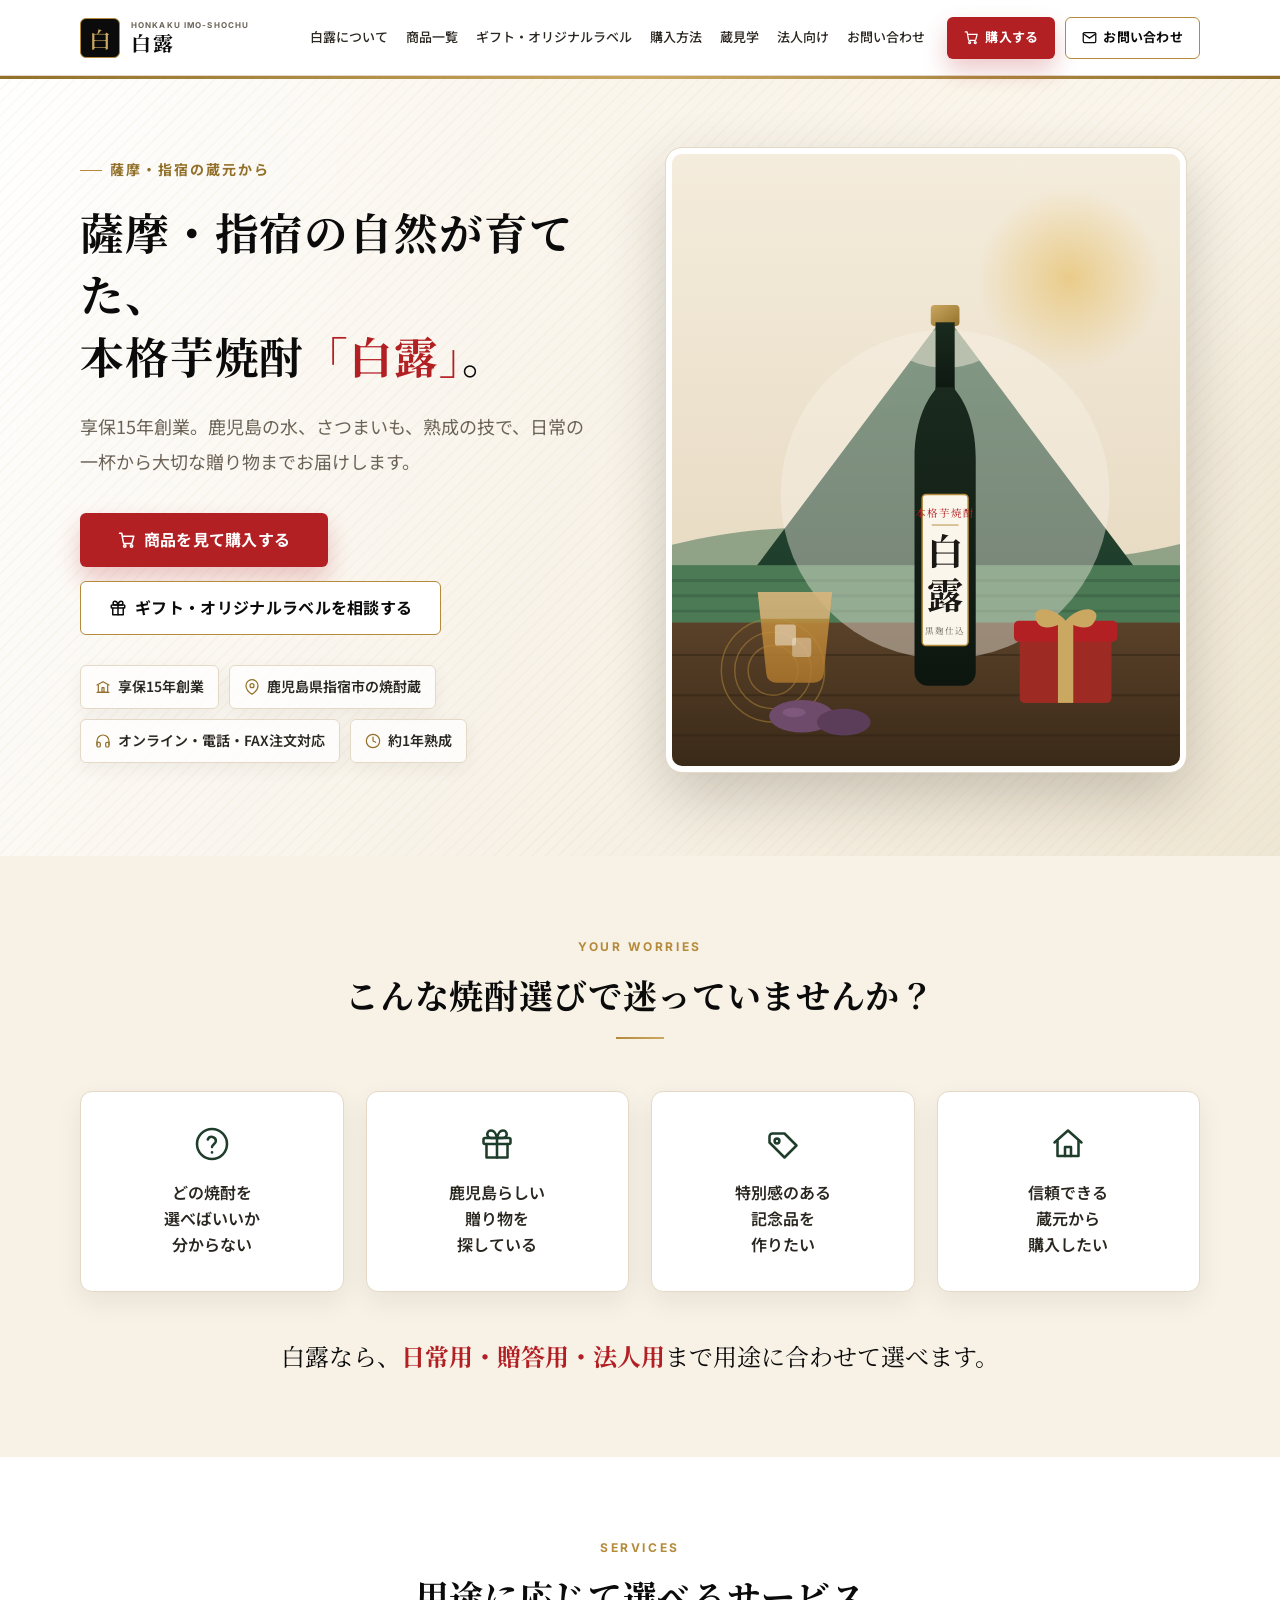
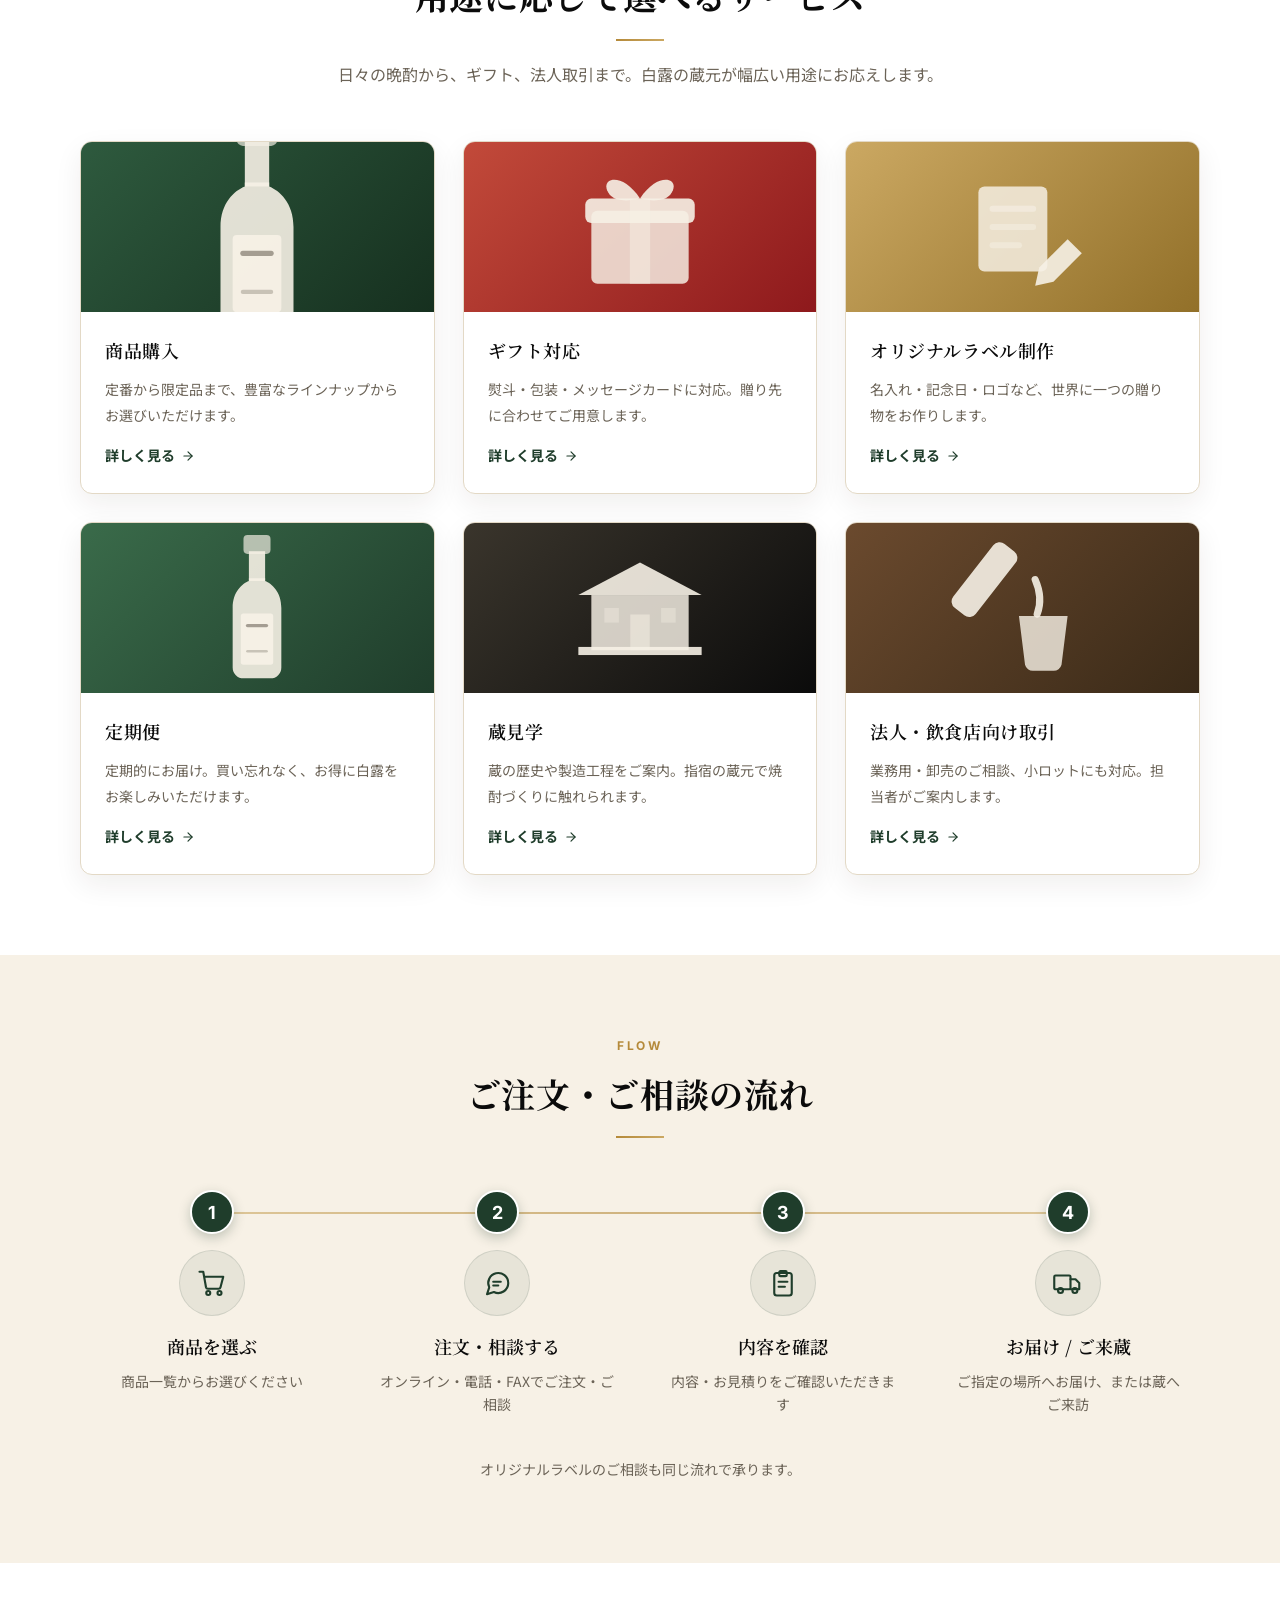
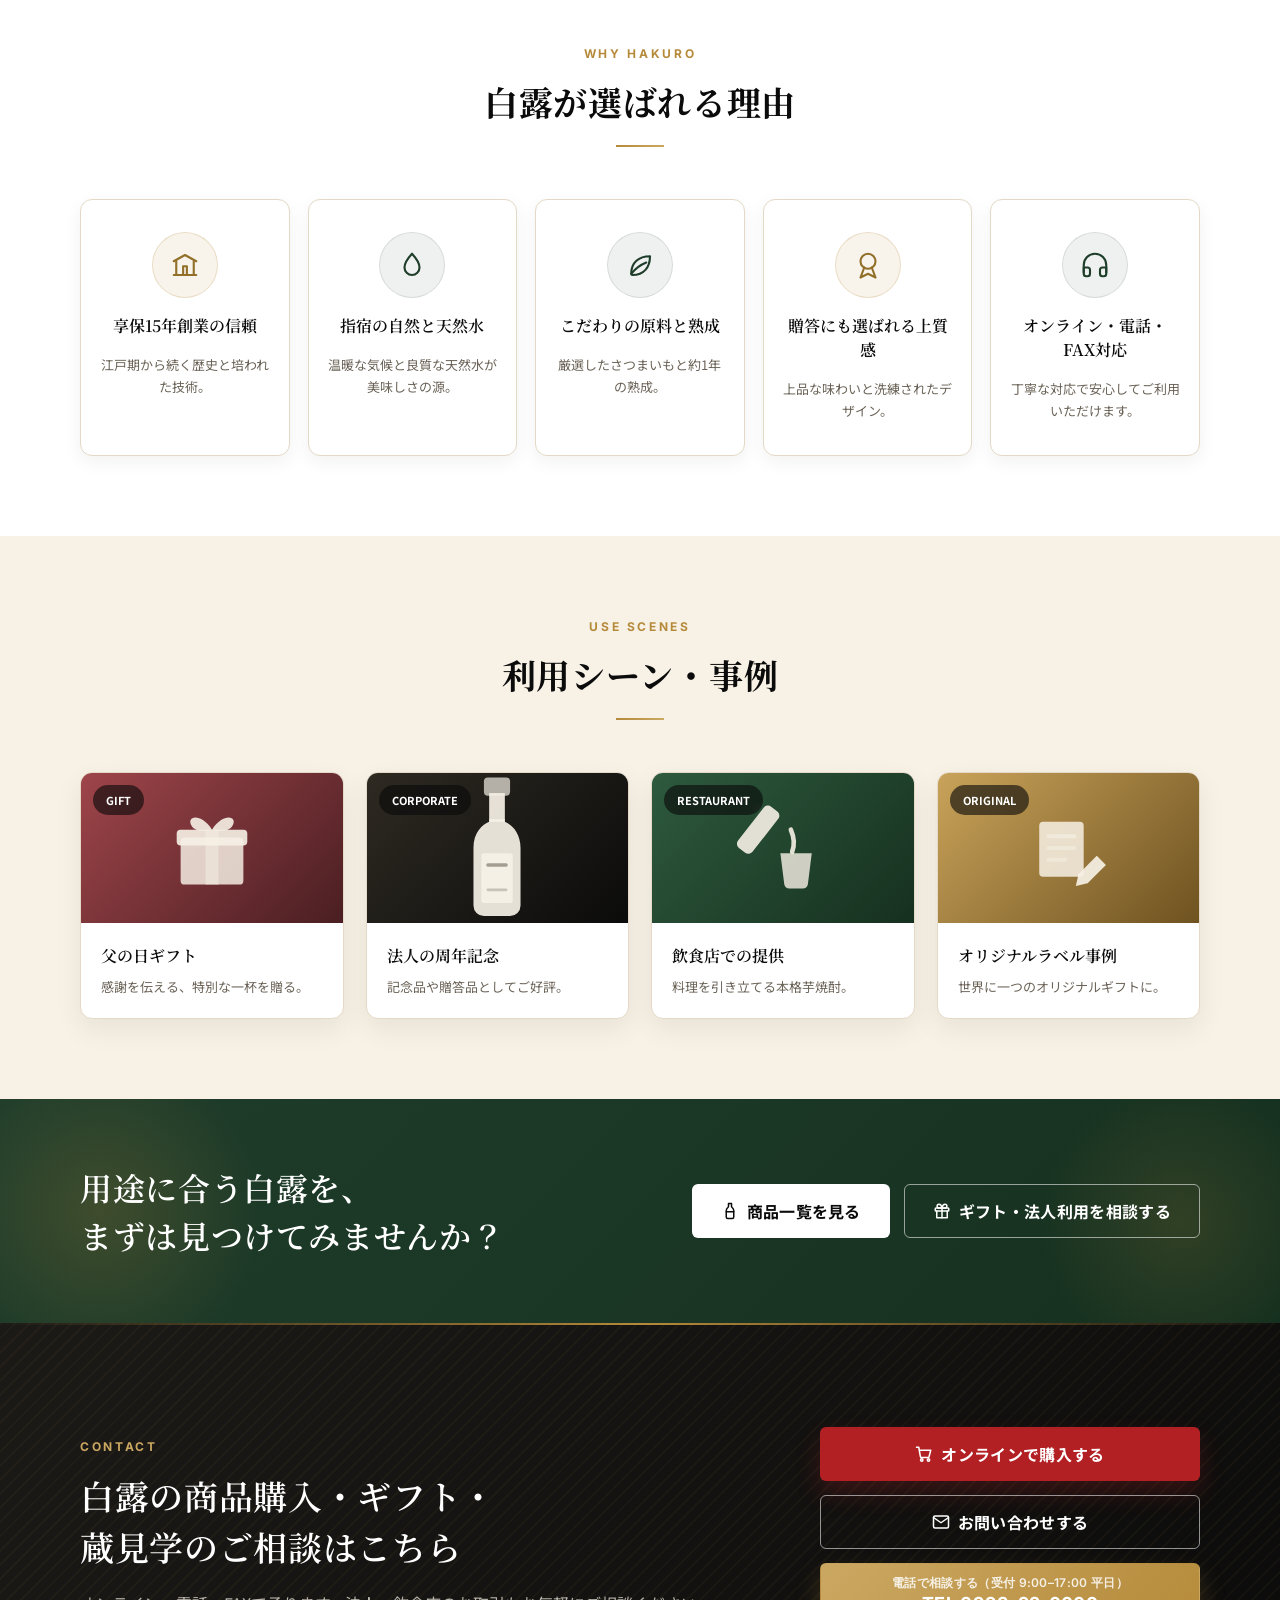
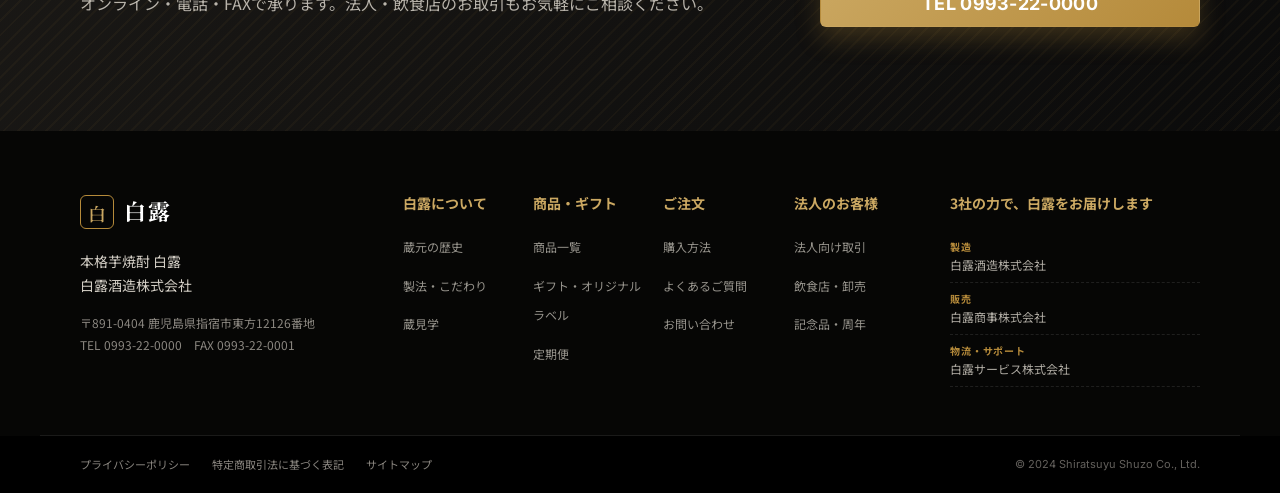
<file: shiratsuyu-shuzo/index.html>
<!DOCTYPE html>
<html lang="ja">
<head>
  <meta charset="UTF-8">
  <meta name="viewport" content="width=device-width, initial-scale=1.0">
  <title>本格芋焼酎 白露 | 薩摩・指宿の蔵元から、日常にも贈り物にも</title>
  <meta name="description" content="享保15年創業、鹿児島県指宿市の焼酎蔵。代表銘柄『白露』の本格芋焼酎を製造・販売。ギフト・オリジナルラベル・定期便・蔵見学・法人取引まで、オンライン／電話／FAXで承ります。">
  <link rel="preconnect" href="https://fonts.googleapis.com">
  <link rel="preconnect" href="https://fonts.gstatic.com" crossorigin>
  <link href="https://fonts.googleapis.com/css2?family=Inter:wght@500;600;700;800&family=Noto+Sans+JP:wght@400;500;700;800&family=Noto+Serif+JP:wght@500;600;700;900&display=swap" rel="stylesheet">
  <link rel="stylesheet" href="css/tokens.css">
  <link rel="stylesheet" href="css/base.css">
  <link rel="stylesheet" href="css/components.css">
  <link rel="stylesheet" href="css/sections.css">
  <link rel="stylesheet" href="css/responsive.css">
</head>
<body>

<!-- ============================================================
     SVG Sprite — icons (i-*) and art motifs (art-*)
============================================================ -->
<svg class="svg-sprite" aria-hidden="true" xmlns="http://www.w3.org/2000/svg">
  <!-- ICONS (stroke) -->
  <symbol id="i-bottle" viewBox="0 0 24 24">
    <path d="M10 2h4v3.5c0 .8.3 1.2.9 1.8C16.2 8.5 17 9.7 17 11.5V20a2 2 0 0 1-2 2H9a2 2 0 0 1-2-2v-8.5c0-1.8.8-3 2.1-4.2.6-.6.9-1 .9-1.8V2Z"/><line x1="7" y1="13" x2="17" y2="13"/>
  </symbol>
  <symbol id="i-gift" viewBox="0 0 24 24">
    <rect x="3" y="8" width="18" height="4" rx="1"/><path d="M5 12v9h14v-9"/><line x1="12" y1="8" x2="12" y2="21"/><path d="M12 8C12 8 11 3 8 3a2.5 2.5 0 0 0 0 5h4Z"/><path d="M12 8c0 0 1-5 4-5a2.5 2.5 0 0 1 0 5h-4Z"/>
  </symbol>
  <symbol id="i-label" viewBox="0 0 24 24">
    <path d="M3 7a2 2 0 0 1 2-2h8l8 8-8 8-10-10V7Z"/><circle cx="8" cy="10" r="1.6"/>
  </symbol>
  <symbol id="i-calendar" viewBox="0 0 24 24">
    <rect x="3" y="4" width="18" height="18" rx="2"/><line x1="16" y1="2" x2="16" y2="6"/><line x1="8" y1="2" x2="8" y2="6"/><line x1="3" y1="10" x2="21" y2="10"/><circle cx="12" cy="16" r="1.4"/>
  </symbol>
  <symbol id="i-kura" viewBox="0 0 24 24">
    <path d="M3 9 12 4l9 5"/><path d="M5 9v11h14V9"/><rect x="10.5" y="13" width="3" height="7"/><line x1="3" y1="20" x2="21" y2="20"/>
  </symbol>
  <symbol id="i-store" viewBox="0 0 24 24">
    <path d="M4 4h16l1 5a3 3 0 0 1-6 0 3 3 0 0 1-6 0 3 3 0 0 1-6 0Z"/><path d="M5 11v9h14v-9"/><rect x="9" y="14" width="6" height="6"/>
  </symbol>
  <symbol id="i-help" viewBox="0 0 24 24">
    <circle cx="12" cy="12" r="10"/><path d="M9.2 9a2.8 2.8 0 0 1 5.4 1c0 1.8-2.6 2.4-2.6 4"/><line x1="12" y1="17.5" x2="12" y2="17.6"/>
  </symbol>
  <symbol id="i-home" viewBox="0 0 24 24">
    <path d="M3 11 12 3l9 8"/><path d="M5 10v10h14V10"/><path d="M10 20v-6h4v6"/>
  </symbol>
  <symbol id="i-cart" viewBox="0 0 24 24">
    <circle cx="9" cy="20" r="1.6"/><circle cx="18" cy="20" r="1.6"/><path d="M2 3h3l2.2 12.4a1.5 1.5 0 0 0 1.5 1.2h8.6a1.5 1.5 0 0 0 1.5-1.2L21 7H6"/>
  </symbol>
  <symbol id="i-chat" viewBox="0 0 24 24">
    <path d="M21 12a8 8 0 0 1-11.5 7.2L4 21l1.8-5.5A8 8 0 1 1 21 12Z"/><line x1="9" y1="11" x2="15" y2="11"/><line x1="9" y1="14" x2="13" y2="14"/>
  </symbol>
  <symbol id="i-clipboard" viewBox="0 0 24 24">
    <rect x="5" y="4" width="14" height="18" rx="2"/><rect x="9" y="2.5" width="6" height="4" rx="1"/><line x1="8.5" y1="11" x2="15.5" y2="11"/><line x1="8.5" y1="15" x2="13.5" y2="15"/>
  </symbol>
  <symbol id="i-truck" viewBox="0 0 24 24">
    <rect x="1" y="6" width="13" height="11" rx="1"/><path d="M14 9h4l3 3v5h-7"/><circle cx="6" cy="18" r="2"/><circle cx="17.5" cy="18" r="2"/>
  </symbol>
  <symbol id="i-droplet" viewBox="0 0 24 24">
    <path d="M12 3s6 6.5 6 11a6 6 0 0 1-12 0c0-4.5 6-11 6-11Z"/>
  </symbol>
  <symbol id="i-leaf" viewBox="0 0 24 24">
    <path d="M5 19c0-9 6-14 15-14 0 9-5 15-14 15-1 0-1 0-1-1Z"/><path d="M5 19c4-5 7-7 12-9"/>
  </symbol>
  <symbol id="i-ribbon" viewBox="0 0 24 24">
    <circle cx="12" cy="9" r="6"/><path d="M9 14 6 22l6-3 6 3-3-8"/>
  </symbol>
  <symbol id="i-headset" viewBox="0 0 24 24">
    <path d="M3 18v-6a9 9 0 0 1 18 0v6"/><path d="M21 19a2 2 0 0 1-2 2h-1a2 2 0 0 1-2-2v-3a2 2 0 0 1 2-2h3z"/><path d="M3 19a2 2 0 0 0 2 2h1a2 2 0 0 0 2-2v-3a2 2 0 0 0-2-2H3z"/>
  </symbol>
  <symbol id="i-phone" viewBox="0 0 24 24">
    <path d="M22 16.92v3a2 2 0 0 1-2.18 2 19.79 19.79 0 0 1-8.63-3.07 19.5 19.5 0 0 1-6-6 19.79 19.79 0 0 1-3.07-8.67A2 2 0 0 1 4.11 2h3a2 2 0 0 1 2 1.72c.13.96.36 1.9.7 2.81a2 2 0 0 1-.45 2.11L8.09 9.91a16 16 0 0 0 6 6l1.27-1.27a2 2 0 0 1 2.11-.45c.91.34 1.85.57 2.81.7A2 2 0 0 1 22 16.92z"/>
  </symbol>
  <symbol id="i-mail" viewBox="0 0 24 24">
    <rect x="2" y="4" width="20" height="16" rx="2"/><polyline points="22,6 12,13 2,6"/>
  </symbol>
  <symbol id="i-fax" viewBox="0 0 24 24">
    <path d="M6 9V3h12v6"/><rect x="2" y="9" width="20" height="9" rx="2"/><rect x="6" y="16" width="12" height="5"/><line x1="18" y1="12.5" x2="18" y2="12.6"/>
  </symbol>
  <symbol id="i-map-pin" viewBox="0 0 24 24">
    <path d="M21 10c0 7-9 13-9 13S3 17 3 10a9 9 0 0 1 18 0Z"/><circle cx="12" cy="10" r="3"/>
  </symbol>
  <symbol id="i-clock" viewBox="0 0 24 24">
    <circle cx="12" cy="12" r="10"/><polyline points="12 6 12 12 16 14"/>
  </symbol>
  <symbol id="i-check" viewBox="0 0 24 24">
    <path d="M22 11.08V12a10 10 0 1 1-5.93-9.14"/><polyline points="22 4 12 14.01 9 11.01"/>
  </symbol>
  <symbol id="i-arrow-right" viewBox="0 0 24 24">
    <line x1="5" y1="12" x2="19" y2="12"/><polyline points="12 5 19 12 12 19"/>
  </symbol>
  <symbol id="i-chevron-up" viewBox="0 0 24 24">
    <polyline points="18 15 12 9 6 15"/>
  </symbol>

  <!-- ART MOTIFS (fill currentColor — set svg color per slot) -->
  <symbol id="art-bottle" viewBox="0 0 80 120">
    <rect x="30" y="6" width="20" height="14" rx="3" fill="currentColor" opacity="0.75"/>
    <rect x="34" y="18" width="12" height="22" fill="currentColor"/>
    <path d="M22 60c0-12 7-18 12-20V38h12v2c5 2 12 8 12 20v44a8 8 0 0 1-8 8H30a8 8 0 0 1-8-8Z" fill="currentColor"/>
    <rect x="28" y="64" width="24" height="38" rx="2" fill="rgba(247,241,230,0.92)"/>
    <line x1="33" y1="73" x2="47" y2="73" stroke="rgba(43,33,20,0.4)" stroke-width="2.5" stroke-linecap="round"/>
    <line x1="33" y1="92" x2="47" y2="92" stroke="rgba(43,33,20,0.22)" stroke-width="2" stroke-linecap="round"/>
  </symbol>
  <symbol id="art-glass" viewBox="0 0 80 80">
    <path d="M22 18h36l-4 46a6 6 0 0 1-6 5H32a6 6 0 0 1-6-5Z" fill="currentColor" opacity="0.9"/>
    <rect x="32" y="30" width="13" height="13" rx="2" fill="rgba(247,241,230,0.55)"/>
    <rect x="40" y="40" width="12" height="12" rx="2" fill="rgba(247,241,230,0.4)"/>
  </symbol>
  <symbol id="art-gift" viewBox="0 0 80 80">
    <rect x="16" y="32" width="48" height="36" rx="3" fill="currentColor" opacity="0.92"/>
    <rect x="13" y="26" width="54" height="12" rx="3" fill="currentColor"/>
    <rect x="35" y="26" width="10" height="42" fill="rgba(247,241,230,0.5)"/>
    <path d="M40 26C31 12 19 16 25 24c4 5 15 2 15 2Z" fill="currentColor"/>
    <path d="M40 26c9-14 21-10 15-2-4 5-15 2-15 2Z" fill="currentColor"/>
  </symbol>
  <symbol id="art-label" viewBox="0 0 80 80">
    <rect x="18" y="20" width="34" height="42" rx="3" fill="currentColor" opacity="0.92"/>
    <line x1="25" y1="31" x2="45" y2="31" stroke="rgba(247,241,230,0.6)" stroke-width="3" stroke-linecap="round"/>
    <line x1="25" y1="40" x2="45" y2="40" stroke="rgba(247,241,230,0.45)" stroke-width="3" stroke-linecap="round"/>
    <line x1="25" y1="49" x2="38" y2="49" stroke="rgba(247,241,230,0.45)" stroke-width="3" stroke-linecap="round"/>
    <path d="M48 60 62 46l7 7-14 14-9 2Z" fill="currentColor"/>
  </symbol>
  <symbol id="art-kura" viewBox="0 0 100 80">
    <path d="M50 12 88 32H12Z" fill="currentColor"/>
    <rect x="20" y="32" width="60" height="34" fill="currentColor" opacity="0.92"/>
    <rect x="44" y="44" width="12" height="22" fill="rgba(247,241,230,0.5)"/>
    <rect x="28" y="40" width="9" height="9" fill="rgba(247,241,230,0.35)"/>
    <rect x="63" y="40" width="9" height="9" fill="rgba(247,241,230,0.35)"/>
    <rect x="12" y="64" width="76" height="5" fill="currentColor"/>
  </symbol>
  <symbol id="art-pour" viewBox="0 0 80 80">
    <rect x="14" y="6" width="14" height="40" rx="4" fill="currentColor" transform="rotate(38 21 26)"/>
    <path d="M46 26q4 9 1 17" stroke="currentColor" stroke-width="3.5" fill="none" stroke-linecap="round"/>
    <path d="M38 44h24l-3 24a4 4 0 0 1-4 3H45a4 4 0 0 1-4-3Z" fill="currentColor" opacity="0.9"/>
  </symbol>
</svg>

<!-- ============================================================
     HEADER
============================================================ -->
<header class="site-header" id="page-top">
  <div class="header-inner">
    <a href="#page-top" class="header-logo" aria-label="本格芋焼酎 白露 ホーム">
      <span class="header-logo-mark serif" aria-hidden="true">白</span>
      <span class="header-logo-text">
        <span class="name-en">HONKAKU IMO-SHOCHU</span>
        <span class="name-jp serif">白露</span>
      </span>
    </a>

    <nav class="global-nav" aria-label="グローバルナビゲーション">
      <a href="#reasons">白露について</a>
      <a href="#services">商品一覧</a>
      <a href="#services">ギフト・オリジナルラベル</a>
      <a href="#flow">購入方法</a>
      <a href="#cases">蔵見学</a>
      <a href="#contact">法人向け</a>
      <a href="#contact">お問い合わせ</a>
    </nav>

    <div class="header-cta">
      <a href="#services" class="btn btn-primary header-btn">
        <svg viewBox="0 0 24 24" aria-hidden="true"><use href="#i-cart"/></svg>購入する
      </a>
      <a href="#contact" class="btn btn-secondary header-btn">
        <svg viewBox="0 0 24 24" aria-hidden="true"><use href="#i-mail"/></svg>お問い合わせ
      </a>
    </div>

    <button class="hamburger" aria-label="メニューを開く" aria-expanded="false" aria-controls="mobile-drawer">
      <span></span><span></span><span></span>
    </button>
  </div>
</header>

<!-- Mobile drawer -->
<div class="mobile-drawer" id="mobile-drawer" aria-hidden="true">
  <nav aria-label="モバイルナビゲーション">
    <a href="#reasons">白露について</a>
    <a href="#services">商品一覧</a>
    <a href="#services">ギフト・オリジナルラベル</a>
    <a href="#flow">購入方法</a>
    <a href="#cases">蔵見学</a>
    <a href="#contact">法人向け</a>
    <a href="#contact">お問い合わせ</a>
  </nav>
  <div class="drawer-cta">
    <a href="#services" class="btn btn-primary">商品を見て購入する</a>
    <a href="#contact" class="btn btn-secondary">ギフト・オリジナルラベルを相談する</a>
  </div>
</div>

<main>

  <!-- ============================================================
       HERO
  ============================================================ -->
  <section class="hero" id="hero">
    <div class="hero-bg" aria-hidden="true"></div>
    <div class="hero-inner">
      <div class="hero-content">
        <span class="hero-kicker fade-up">薩摩・指宿の蔵元から</span>
        <h1 class="fade-up">薩摩・指宿の自然が育てた、<br>本格芋焼酎<span class="hero-brand">「白露」</span>。</h1>
        <p class="hero-lead fade-up">享保15年創業。鹿児島の水、さつまいも、熟成の技で、日常の一杯から大切な贈り物までお届けします。</p>

        <div class="hero-actions fade-up">
          <a href="#services" class="btn btn-primary btn-wide">
            <svg viewBox="0 0 24 24" aria-hidden="true"><use href="#i-cart"/></svg>商品を見て購入する
          </a>
          <a href="#contact" class="btn btn-secondary btn-wide">
            <svg viewBox="0 0 24 24" aria-hidden="true"><use href="#i-gift"/></svg>ギフト・オリジナルラベルを相談する
          </a>
        </div>

        <ul class="hero-badges fade-up">
          <li class="badge"><svg viewBox="0 0 24 24" aria-hidden="true"><use href="#i-kura"/></svg>享保15年創業</li>
          <li class="badge"><svg viewBox="0 0 24 24" aria-hidden="true"><use href="#i-map-pin"/></svg>鹿児島県指宿市の焼酎蔵</li>
          <li class="badge"><svg viewBox="0 0 24 24" aria-hidden="true"><use href="#i-headset"/></svg>オンライン・電話・FAX注文対応</li>
          <li class="badge"><svg viewBox="0 0 24 24" aria-hidden="true"><use href="#i-clock"/></svg>約1年熟成</li>
        </ul>
      </div>

      <div class="hero-visual fade-up">
        <div class="media-slot hero-slot">
          <img class="media-slot__img" alt="">
          <!-- 和モダンなブランドビジュアル（SVG作画。images/ に写真を入れ media-slot__img に src を付ければ差し替え可能） -->
          <svg class="media-slot__art hero-art" viewBox="0 0 560 640" preserveAspectRatio="xMidYMid slice" xmlns="http://www.w3.org/2000/svg" role="img" aria-label="指宿の山並みを背景にした白露のボトル・グラス・ギフト">
            <defs>
              <linearGradient id="hero-sky" x1="0" y1="0" x2="0" y2="1">
                <stop offset="0" stop-color="#F4ECDC"/><stop offset="1" stop-color="#E7DAC2"/>
              </linearGradient>
              <radialGradient id="hero-sun" cx="0.5" cy="0.5" r="0.5">
                <stop offset="0" stop-color="#E9C982" stop-opacity="0.9"/><stop offset="1" stop-color="#E9C982" stop-opacity="0"/>
              </radialGradient>
              <linearGradient id="hero-mtn" x1="0" y1="0" x2="0" y2="1">
                <stop offset="0" stop-color="#2E5A3E"/><stop offset="1" stop-color="#1F3D2B"/>
              </linearGradient>
              <linearGradient id="hero-wood" x1="0" y1="0" x2="0" y2="1">
                <stop offset="0" stop-color="#5A4129"/><stop offset="1" stop-color="#3A2A18"/>
              </linearGradient>
              <linearGradient id="hero-glass-body" x1="0" y1="0" x2="0" y2="1">
                <stop offset="0" stop-color="#1A2A1E"/><stop offset="1" stop-color="#0C160F"/>
              </linearGradient>
              <linearGradient id="hero-cap" x1="0" y1="0" x2="1" y2="1">
                <stop offset="0" stop-color="#CBA862"/><stop offset="1" stop-color="#927029"/>
              </linearGradient>
              <linearGradient id="hero-liquid" x1="0" y1="0" x2="0" y2="1">
                <stop offset="0" stop-color="#D9A24A"/><stop offset="1" stop-color="#B97E2E"/>
              </linearGradient>
            </defs>

            <!-- sky + sun -->
            <rect x="0" y="0" width="560" height="470" fill="url(#hero-sky)"/>
            <circle cx="430" cy="130" r="96" fill="url(#hero-sun)"/>
            <!-- distant hills -->
            <path d="M0 412c120-30 200-26 300-2 90 22 180 16 260-6v66H0Z" fill="#3A6B4A" opacity="0.5"/>
            <!-- 開聞岳 (Satsuma-Fuji) -->
            <path d="M300 168 498 432H102Z" fill="url(#hero-mtn)"/>
            <path d="M300 168l36 48c-22 10-50 10-72 0Z" fill="#EDE3CE" opacity="0.5"/>
            <!-- field rows -->
            <rect x="0" y="430" width="560" height="62" fill="#4C7A55"/>
            <g stroke="#3C6444" stroke-width="3" opacity="0.7">
              <line x1="0" y1="446" x2="560" y2="446"/><line x1="0" y1="462" x2="560" y2="462"/><line x1="0" y1="478" x2="560" y2="478"/>
            </g>
            <!-- wood table -->
            <rect x="0" y="490" width="560" height="150" fill="url(#hero-wood)"/>
            <g stroke="#2C2012" stroke-width="2" opacity="0.45">
              <line x1="0" y1="524" x2="560" y2="524"/><line x1="0" y1="566" x2="560" y2="566"/><line x1="0" y1="608" x2="560" y2="608"/>
            </g>
            <!-- washi disc behind bottle -->
            <circle cx="300" cy="356" r="172" fill="#F7F1E6" opacity="0.42"/>
            <!-- gold ripple -->
            <g fill="none" stroke="#B58A3A" stroke-width="1.5" opacity="0.5">
              <circle cx="120" cy="540" r="26"/><circle cx="120" cy="540" r="40"/><circle cx="120" cy="540" r="54"/>
            </g>

            <!-- GLASS (left) -->
            <g transform="translate(96 452)">
              <path d="M8 6h78l-9 86a10 10 0 0 1-10 9H27a10 10 0 0 1-10-9Z" fill="#0C160F" opacity="0.22"/>
              <path d="M8 6h78l-9 86a10 10 0 0 1-10 9H27a10 10 0 0 1-10-9Z" fill="url(#hero-liquid)" opacity="0.78"/>
              <path d="M8 6h78l-3 28H11Z" fill="#EDE3CE" opacity="0.35"/>
              <rect x="26" y="40" width="22" height="22" rx="3" fill="#F7F1E6" opacity="0.5"/>
              <rect x="44" y="54" width="20" height="20" rx="3" fill="#F7F1E6" opacity="0.4"/>
            </g>

            <!-- GIFT (right) -->
            <g transform="translate(372 470)">
              <rect x="6" y="30" width="96" height="74" rx="5" fill="#9E2A24"/>
              <rect x="0" y="18" width="108" height="22" rx="5" fill="#B32024"/>
              <rect x="46" y="18" width="16" height="86" fill="#CBA862"/>
              <path d="M54 18C36-2 12 6 26 22c9 9 28-4 28-4Z" fill="#CBA862"/>
              <path d="M54 18C72-2 96 6 82 22c-9 9-28-4-28-4Z" fill="#CBA862"/>
            </g>

            <!-- BOTTLE (center) -->
            <g>
              <rect x="285" y="158" width="30" height="22" rx="4" fill="url(#hero-cap)"/>
              <rect x="290" y="176" width="20" height="80" fill="url(#hero-glass-body)"/>
              <path d="M268 318c0-44 17-66 22-72v-2h20v2c5 6 22 28 22 72v224a14 14 0 0 1-14 14h-36a14 14 0 0 1-14-14Z" fill="url(#hero-glass-body)"/>
              <rect x="276" y="356" width="48" height="158" rx="4" fill="#FBF6EC" stroke="#B58A3A" stroke-width="1.5"/>
              <text x="300" y="380" text-anchor="middle" font-family="'Noto Serif JP',serif" font-size="11" fill="#B32024" letter-spacing="1">本格芋焼酎</text>
              <line x1="286" y1="388" x2="314" y2="388" stroke="#B58A3A" stroke-width="1"/>
              <text x="300" y="430" text-anchor="middle" font-family="'Noto Serif JP',serif" font-weight="700" font-size="38" fill="#1A1814">白</text>
              <text x="300" y="476" text-anchor="middle" font-family="'Noto Serif JP',serif" font-weight="700" font-size="38" fill="#1A1814">露</text>
              <text x="300" y="502" text-anchor="middle" font-family="'Noto Serif JP',serif" font-size="9" fill="#6B6357" letter-spacing="1">黒麹仕込</text>
            </g>

            <!-- sweet potatoes (front) -->
            <g transform="translate(150 588)">
              <ellipse cx="0" cy="0" rx="34" ry="17" fill="#6E4A6B"/>
              <ellipse cx="-8" cy="-4" rx="12" ry="5" fill="#8A6488" opacity="0.6"/>
              <ellipse cx="44" cy="6" rx="28" ry="14" fill="#5C3D59"/>
            </g>
          </svg>
        </div>
      </div>
    </div>
  </section>

  <!-- ============================================================
       PROBLEMS — 課題提起
  ============================================================ -->
  <section class="problems bg-base section">
    <div class="container">
      <div class="section-header fade-up">
        <span class="eyebrow">Your Worries</span>
        <h2 class="section-title">こんな焼酎選びで迷っていませんか？</h2>
      </div>

      <div class="problem-grid">
        <div class="problem-card card fade-up">
          <span class="icon icon-md"><svg viewBox="0 0 24 24" aria-hidden="true"><use href="#i-help"/></svg></span>
          <p>どの焼酎を<br>選べばいいか<br>分からない</p>
        </div>
        <div class="problem-card card fade-up">
          <span class="icon icon-md"><svg viewBox="0 0 24 24" aria-hidden="true"><use href="#i-gift"/></svg></span>
          <p>鹿児島らしい<br>贈り物を<br>探している</p>
        </div>
        <div class="problem-card card fade-up">
          <span class="icon icon-md"><svg viewBox="0 0 24 24" aria-hidden="true"><use href="#i-label"/></svg></span>
          <p>特別感のある<br>記念品を<br>作りたい</p>
        </div>
        <div class="problem-card card fade-up">
          <span class="icon icon-md"><svg viewBox="0 0 24 24" aria-hidden="true"><use href="#i-home"/></svg></span>
          <p>信頼できる<br>蔵元から<br>購入したい</p>
        </div>
      </div>

      <p class="problem-solution fade-up">
        白露なら、<strong>日常用・贈答用・法人用</strong>まで用途に合わせて選べます。
      </p>
    </div>
  </section>

  <!-- ============================================================
       SERVICES — サービス紹介
  ============================================================ -->
  <section class="services bg-white section" id="services">
    <div class="container">
      <div class="section-header fade-up">
        <span class="eyebrow">Services</span>
        <h2 class="section-title">用途に応じて選べるサービス</h2>
        <p class="section-lead">日々の晩酌から、ギフト、法人取引まで。白露の蔵元が幅広い用途にお応えします。</p>
      </div>

      <div class="service-grid">
        <article class="service-card fade-up">
          <div class="media-slot service-media slot-bottle">
            <img class="media-slot__img" alt="">
            <svg class="media-slot__art motif" viewBox="0 0 80 120" aria-hidden="true"><use href="#art-bottle"/></svg>
          </div>
          <div class="service-body">
            <h3>商品購入</h3>
            <p>定番から限定品まで、豊富なラインナップからお選びいただけます。</p>
            <a href="#" class="btn-mini">詳しく見る<svg viewBox="0 0 24 24" aria-hidden="true"><use href="#i-arrow-right"/></svg></a>
          </div>
        </article>

        <article class="service-card fade-up">
          <div class="media-slot service-media slot-gift">
            <img class="media-slot__img" alt="">
            <svg class="media-slot__art motif" viewBox="0 0 80 80" aria-hidden="true"><use href="#art-gift"/></svg>
          </div>
          <div class="service-body">
            <h3>ギフト対応</h3>
            <p>熨斗・包装・メッセージカードに対応。贈り先に合わせてご用意します。</p>
            <a href="#" class="btn-mini">詳しく見る<svg viewBox="0 0 24 24" aria-hidden="true"><use href="#i-arrow-right"/></svg></a>
          </div>
        </article>

        <article class="service-card fade-up">
          <div class="media-slot service-media slot-label">
            <img class="media-slot__img" alt="">
            <svg class="media-slot__art motif" viewBox="0 0 80 80" aria-hidden="true"><use href="#art-label"/></svg>
          </div>
          <div class="service-body">
            <h3>オリジナルラベル制作</h3>
            <p>名入れ・記念日・ロゴなど、世界に一つの贈り物をお作りします。</p>
            <a href="#" class="btn-mini">詳しく見る<svg viewBox="0 0 24 24" aria-hidden="true"><use href="#i-arrow-right"/></svg></a>
          </div>
        </article>

        <article class="service-card fade-up">
          <div class="media-slot service-media slot-sub">
            <img class="media-slot__img" alt="">
            <svg class="media-slot__art motif" viewBox="0 0 80 80" aria-hidden="true"><use href="#art-bottle"/></svg>
          </div>
          <div class="service-body">
            <h3>定期便</h3>
            <p>定期的にお届け。買い忘れなく、お得に白露をお楽しみいただけます。</p>
            <a href="#" class="btn-mini">詳しく見る<svg viewBox="0 0 24 24" aria-hidden="true"><use href="#i-arrow-right"/></svg></a>
          </div>
        </article>

        <article class="service-card fade-up">
          <div class="media-slot service-media slot-kura">
            <img class="media-slot__img" alt="">
            <svg class="media-slot__art motif" viewBox="0 0 100 80" aria-hidden="true"><use href="#art-kura"/></svg>
          </div>
          <div class="service-body">
            <h3>蔵見学</h3>
            <p>蔵の歴史や製造工程をご案内。指宿の蔵元で焼酎づくりに触れられます。</p>
            <a href="#" class="btn-mini">詳しく見る<svg viewBox="0 0 24 24" aria-hidden="true"><use href="#i-arrow-right"/></svg></a>
          </div>
        </article>

        <article class="service-card fade-up">
          <div class="media-slot service-media slot-store">
            <img class="media-slot__img" alt="">
            <svg class="media-slot__art motif" viewBox="0 0 80 80" aria-hidden="true"><use href="#art-pour"/></svg>
          </div>
          <div class="service-body">
            <h3>法人・飲食店向け取引</h3>
            <p>業務用・卸売のご相談、小ロットにも対応。担当者がご案内します。</p>
            <a href="#" class="btn-mini">詳しく見る<svg viewBox="0 0 24 24" aria-hidden="true"><use href="#i-arrow-right"/></svg></a>
          </div>
        </article>
      </div>
    </div>
  </section>

  <!-- ============================================================
       FLOW — ご注文・ご相談の流れ
  ============================================================ -->
  <section class="flow bg-base section" id="flow">
    <div class="container">
      <div class="section-header fade-up">
        <span class="eyebrow">Flow</span>
        <h2 class="section-title">ご注文・ご相談の流れ</h2>
      </div>

      <div class="flow-grid">
        <div class="flow-step fade-up">
          <span class="step-number">1</span>
          <span class="icon-circle"><svg viewBox="0 0 24 24" aria-hidden="true"><use href="#i-cart"/></svg></span>
          <h3>商品を選ぶ</h3>
          <p>商品一覧からお選びください</p>
        </div>
        <div class="flow-step fade-up">
          <span class="step-number">2</span>
          <span class="icon-circle"><svg viewBox="0 0 24 24" aria-hidden="true"><use href="#i-chat"/></svg></span>
          <h3>注文・相談する</h3>
          <p>オンライン・電話・FAXでご注文・ご相談</p>
        </div>
        <div class="flow-step fade-up">
          <span class="step-number">3</span>
          <span class="icon-circle"><svg viewBox="0 0 24 24" aria-hidden="true"><use href="#i-clipboard"/></svg></span>
          <h3>内容を確認</h3>
          <p>内容・お見積りをご確認いただきます</p>
        </div>
        <div class="flow-step fade-up">
          <span class="step-number">4</span>
          <span class="icon-circle"><svg viewBox="0 0 24 24" aria-hidden="true"><use href="#i-truck"/></svg></span>
          <h3>お届け / ご来蔵</h3>
          <p>ご指定の場所へお届け、または蔵へご来訪</p>
        </div>
      </div>

      <p class="flow-note fade-up">オリジナルラベルのご相談も同じ流れで承ります。</p>
    </div>
  </section>

  <!-- ============================================================
       REASONS — 選ばれる理由
  ============================================================ -->
  <section class="reasons bg-white section" id="reasons">
    <div class="container">
      <div class="section-header fade-up">
        <span class="eyebrow">Why Hakuro</span>
        <h2 class="section-title">白露が選ばれる理由</h2>
      </div>

      <div class="reason-grid">
        <div class="reason-card fade-up">
          <span class="icon-circle icon-circle-gold"><svg viewBox="0 0 24 24" aria-hidden="true"><use href="#i-kura"/></svg></span>
          <h3>享保15年創業の信頼</h3>
          <p>江戸期から続く歴史と培われた技術。</p>
        </div>
        <div class="reason-card fade-up">
          <span class="icon-circle"><svg viewBox="0 0 24 24" aria-hidden="true"><use href="#i-droplet"/></svg></span>
          <h3>指宿の自然と天然水</h3>
          <p>温暖な気候と良質な天然水が美味しさの源。</p>
        </div>
        <div class="reason-card fade-up">
          <span class="icon-circle"><svg viewBox="0 0 24 24" aria-hidden="true"><use href="#i-leaf"/></svg></span>
          <h3>こだわりの原料と熟成</h3>
          <p>厳選したさつまいもと約1年の熟成。</p>
        </div>
        <div class="reason-card fade-up">
          <span class="icon-circle icon-circle-gold"><svg viewBox="0 0 24 24" aria-hidden="true"><use href="#i-ribbon"/></svg></span>
          <h3>贈答にも選ばれる上質感</h3>
          <p>上品な味わいと洗練されたデザイン。</p>
        </div>
        <div class="reason-card fade-up">
          <span class="icon-circle"><svg viewBox="0 0 24 24" aria-hidden="true"><use href="#i-headset"/></svg></span>
          <h3>オンライン・電話・FAX対応</h3>
          <p>丁寧な対応で安心してご利用いただけます。</p>
        </div>
      </div>
    </div>
  </section>

  <!-- ============================================================
       CASES — 利用シーン・事例
  ============================================================ -->
  <section class="cases bg-base section" id="cases">
    <div class="container">
      <div class="section-header fade-up">
        <span class="eyebrow">Use Scenes</span>
        <h2 class="section-title">利用シーン・事例</h2>
      </div>

      <div class="case-grid">
        <article class="case-card fade-up">
          <div class="media-slot case-media slot-fathersday">
            <img class="media-slot__img" alt="">
            <svg class="media-slot__art motif" viewBox="0 0 80 80" aria-hidden="true"><use href="#art-gift"/></svg>
            <span class="label-strip">GIFT</span>
          </div>
          <div class="case-body">
            <h3>父の日ギフト</h3>
            <p>感謝を伝える、特別な一杯を贈る。</p>
          </div>
        </article>

        <article class="case-card fade-up">
          <div class="media-slot case-media slot-anniversary">
            <img class="media-slot__img" alt="">
            <svg class="media-slot__art motif" viewBox="0 0 80 120" aria-hidden="true"><use href="#art-bottle"/></svg>
            <span class="label-strip">CORPORATE</span>
          </div>
          <div class="case-body">
            <h3>法人の周年記念</h3>
            <p>記念品や贈答品としてご好評。</p>
          </div>
        </article>

        <article class="case-card fade-up">
          <div class="media-slot case-media slot-restaurant">
            <img class="media-slot__img" alt="">
            <svg class="media-slot__art motif" viewBox="0 0 80 80" aria-hidden="true"><use href="#art-pour"/></svg>
            <span class="label-strip">RESTAURANT</span>
          </div>
          <div class="case-body">
            <h3>飲食店での提供</h3>
            <p>料理を引き立てる本格芋焼酎。</p>
          </div>
        </article>

        <article class="case-card fade-up">
          <div class="media-slot case-media slot-original">
            <img class="media-slot__img" alt="">
            <svg class="media-slot__art motif" viewBox="0 0 80 80" aria-hidden="true"><use href="#art-label"/></svg>
            <span class="label-strip">ORIGINAL</span>
          </div>
          <div class="case-body">
            <h3>オリジナルラベル事例</h3>
            <p>世界に一つのオリジナルギフトに。</p>
          </div>
        </article>
      </div>
    </div>
  </section>

  <!-- ============================================================
       MID CTA — 深緑バナー
  ============================================================ -->
  <section class="cta-banner">
    <div class="cta-banner-bg" aria-hidden="true"></div>
    <div class="container cta-banner-inner">
      <h2 class="fade-up">用途に合う白露を、<br>まずは見つけてみませんか？</h2>
      <div class="cta-banner-actions fade-up">
        <a href="#services" class="btn btn-white">
          <svg viewBox="0 0 24 24" aria-hidden="true"><use href="#i-bottle"/></svg>商品一覧を見る
        </a>
        <a href="#contact" class="btn btn-white-outline">
          <svg viewBox="0 0 24 24" aria-hidden="true"><use href="#i-gift"/></svg>ギフト・法人利用を相談する
        </a>
      </div>
    </div>
  </section>

  <!-- ============================================================
       FINAL CTA — 墨黒
  ============================================================ -->
  <section class="final-cta" id="contact">
    <div class="final-cta-bg" aria-hidden="true"></div>
    <div class="container final-cta-inner">
      <div class="final-cta-copy">
        <span class="eyebrow">Contact</span>
        <h2 class="fade-up">白露の商品購入・ギフト・<br>蔵見学のご相談はこちら</h2>
        <p class="fade-up">オンライン・電話・FAXで承ります。法人・飲食店のお取引もお気軽にご相談ください。</p>
      </div>

      <div class="final-cta-actions fade-up">
        <a href="#services" class="btn btn-primary btn-block">
          <svg viewBox="0 0 24 24" aria-hidden="true"><use href="#i-cart"/></svg>オンラインで購入する
        </a>
        <a href="#" class="btn btn-white-outline btn-block">
          <svg viewBox="0 0 24 24" aria-hidden="true"><use href="#i-mail"/></svg>お問い合わせする
        </a>
        <a href="tel:0993220000" class="btn btn-gold btn-block btn-stacked">
          <span class="btn-sub">電話で相談する（受付 9:00–17:00 平日）</span>
          <span class="btn-num">TEL 0993-22-0000</span>
        </a>
      </div>
    </div>
  </section>

</main>

<!-- ============================================================
     FOOTER
============================================================ -->
<footer class="site-footer">
  <div class="container footer-inner">
    <div class="footer-brand">
      <div class="footer-logo">
        <span class="footer-logo-mark serif" aria-hidden="true">白</span>
        <span class="footer-logo-text serif">白露</span>
      </div>
      <p class="footer-company">本格芋焼酎 白露<br>白露酒造株式会社</p>
      <address class="footer-address">
        〒891-0404 鹿児島県指宿市東方12126番地<br>
        TEL 0993-22-0000　FAX 0993-22-0001
      </address>
    </div>

    <div class="footer-nav-columns">
      <div class="footer-nav-col">
        <h4>白露について</h4>
        <ul>
          <li><a href="#reasons">蔵元の歴史</a></li>
          <li><a href="#reasons">製法・こだわり</a></li>
          <li><a href="#cases">蔵見学</a></li>
        </ul>
      </div>
      <div class="footer-nav-col">
        <h4>商品・ギフト</h4>
        <ul>
          <li><a href="#services">商品一覧</a></li>
          <li><a href="#services">ギフト・オリジナルラベル</a></li>
          <li><a href="#services">定期便</a></li>
        </ul>
      </div>
      <div class="footer-nav-col">
        <h4>ご注文</h4>
        <ul>
          <li><a href="#flow">購入方法</a></li>
          <li><a href="#contact">よくあるご質問</a></li>
          <li><a href="#contact">お問い合わせ</a></li>
        </ul>
      </div>
      <div class="footer-nav-col">
        <h4>法人のお客様</h4>
        <ul>
          <li><a href="#contact">法人向け取引</a></li>
          <li><a href="#contact">飲食店・卸売</a></li>
          <li><a href="#contact">記念品・周年</a></li>
        </ul>
      </div>
    </div>

    <div class="footer-group">
      <h4>3社の力で、白露をお届けします</h4>
      <ul class="footer-group-list">
        <li><span>製造</span>白露酒造株式会社</li>
        <li><span>販売</span>白露商事株式会社</li>
        <li><span>物流・サポート</span>白露サービス株式会社</li>
      </ul>
    </div>
  </div>

  <div class="footer-bottom">
    <div class="container footer-bottom-inner">
      <nav class="footer-legal" aria-label="ポリシー">
        <a href="#">プライバシーポリシー</a>
        <a href="#">特定商取引法に基づく表記</a>
        <a href="#">サイトマップ</a>
      </nav>
      <small>&copy; 2024 Shiratsuyu Shuzo Co., Ltd.</small>
    </div>
  </div>
</footer>

<!-- ============================================================
     MOBILE FIXED NAV — 購入 / 電話 / 問い合わせ
============================================================ -->
<nav class="mobile-fixed-nav" aria-label="固定ナビゲーション">
  <a href="#services" class="accent">
    <svg viewBox="0 0 24 24" aria-hidden="true"><use href="#i-cart"/></svg>購入する
  </a>
  <a href="tel:0993220000">
    <svg viewBox="0 0 24 24" aria-hidden="true"><use href="#i-phone"/></svg>電話する
  </a>
  <a href="#contact">
    <svg viewBox="0 0 24 24" aria-hidden="true"><use href="#i-mail"/></svg>問い合わせ
  </a>
</nav>

<!-- Back to top -->
<button class="back-to-top" aria-label="ページ上部へ戻る">
  <svg viewBox="0 0 24 24" aria-hidden="true"><use href="#i-chevron-up"/></svg>
</button>

<script src="js/main.js"></script>
</body>
</html>
</file>
<file: iwasaki-corporation/css/tokens.css>
/* =========================================
   Design tokens — colors, sizing, radii, breakpoints
   ========================================= */

:root {
  /* Brand */
  --color-primary: #087A3D;
  --color-primary-dark: #04572C;
  --color-primary-light: #EAF7F0;

  --color-accent: #F6A400;
  --color-accent-hover: #E89500;

  /* Text */
  --color-text: #17212B;
  --color-text-muted: #5F6B76;

  /* Surfaces */
  --color-border: #DDE8E2;
  --color-border-soft: #ECF3EE;
  --color-bg: #FFFFFF;
  --color-bg-soft: #F6FBF8;
  --color-bg-mint: #EEF8F2;
  --color-white: #FFFFFF;

  /* Shadows */
  --shadow-card: 0 12px 30px rgba(0, 0, 0, 0.06);
  --shadow-card-hover: 0 22px 44px rgba(0, 0, 0, 0.12);
  --shadow-cta: 0 12px 24px rgba(246, 164, 0, 0.25);

  /* Layout */
  --container-max: 1200px;
  --pad-pc: 64px;
  --pad-tablet: 32px;
  --pad-sp: 20px;
  --section-py-pc: 96px;
  --section-py-sp: 64px;

  /* Radius */
  --radius-card: 22px;
  --radius-card-lg: 28px;
  --radius-pill: 999px;

  /* Header */
  --header-h: 72px;

  /* Breakpoints (reference values) */
  --bp-lg: 1024px;
  --bp-md: 768px;
  --bp-sm: 480px;

  /* Motion */
  --ease: cubic-bezier(0.2, 0.7, 0.2, 1);
}
</file>
<file: iwasaki-corporation/css/base.css>
/* =========================================
   Reset & base typography
   ========================================= */

*,
*::before,
*::after {
  box-sizing: border-box;
}

html {
  -webkit-text-size-adjust: 100%;
  scroll-behavior: smooth;
}

body {
  margin: 0;
  font-family: "Noto Sans JP", "Inter", system-ui, -apple-system, "Segoe UI",
    "Hiragino Kaku Gothic ProN", Meiryo, sans-serif;
  font-size: 16px;
  line-height: 1.8;
  color: var(--color-text);
  background: var(--color-bg);
  -webkit-font-smoothing: antialiased;
  -moz-osx-font-smoothing: grayscale;
  font-feature-settings: "palt";
}

body.scroll-lock {
  overflow: hidden;
}

img,
svg {
  display: block;
  max-width: 100%;
}

a {
  color: inherit;
  text-decoration: none;
}

button {
  font: inherit;
  color: inherit;
  background: none;
  border: 0;
  padding: 0;
  cursor: pointer;
}

ul {
  list-style: none;
  margin: 0;
  padding: 0;
}

h1, h2, h3, h4, p {
  margin: 0;
}

/* Typography scale */
h1 {
  font-size: clamp(36px, 5vw, 60px);
  line-height: 1.2;
  font-weight: 800;
  letter-spacing: -0.02em;
}

h2 {
  font-size: clamp(26px, 3vw, 36px);
  line-height: 1.35;
  font-weight: 800;
  letter-spacing: -0.01em;
}

h3 {
  font-size: 18px;
  line-height: 1.5;
  font-weight: 700;
}

p {
  font-size: 15px;
  line-height: 1.85;
}

.small {
  font-size: 13px;
  line-height: 1.6;
}

/* Container */
.section-inner {
  width: 100%;
  max-width: var(--container-max);
  margin: 0 auto;
  padding-left: var(--pad-pc);
  padding-right: var(--pad-pc);
}

/* Section base */
.section {
  position: relative;
  padding: var(--section-py-pc) 0;
}

.section-soft {
  background: var(--color-bg-soft);
}

.section-mint {
  background: var(--color-bg-mint);
}

/* Anchor offset for sticky header */
[id] {
  scroll-margin-top: calc(var(--header-h) + 16px);
}

/* Common section header */
.section-head {
  text-align: center;
  margin-bottom: 48px;
}

.section-head h2 {
  color: var(--color-text);
}

.section-head .eyebrow {
  display: inline-block;
  font-size: 12px;
  font-weight: 700;
  letter-spacing: 0.18em;
  color: var(--color-primary);
  margin-bottom: 8px;
}

/* Text utilities */
.text-accent {
  color: var(--color-accent);
}

.text-primary {
  color: var(--color-primary);
}

.text-muted {
  color: var(--color-text-muted);
}

/* Accessibility */
:focus-visible {
  outline: 2px solid var(--color-primary);
  outline-offset: 3px;
  border-radius: 4px;
}

/* Reduced motion */
@media (prefers-reduced-motion: reduce) {
  *,
  *::before,
  *::after {
    animation-duration: 0.001ms !important;
    animation-iteration-count: 1 !important;
    transition-duration: 0.001ms !important;
    scroll-behavior: auto !important;
  }
}
</file>
<file: iwasaki-corporation/css/components.css>
/* =========================================
   Reusable components — buttons, cards, badges, icons
   ========================================= */

/* --- Buttons --- */
.btn {
  display: inline-flex;
  align-items: center;
  justify-content: center;
  gap: 10px;
  border-radius: var(--radius-pill);
  font-weight: 700;
  text-decoration: none;
  transition: transform 0.2s var(--ease), box-shadow 0.2s var(--ease),
    background-color 0.2s var(--ease), color 0.2s var(--ease);
  white-space: nowrap;
  cursor: pointer;
}

.btn .ico {
  width: 18px;
  height: 18px;
  flex: 0 0 18px;
}

.btn-large {
  height: 60px;
  padding: 0 32px;
  font-size: 16px;
}

.btn-medium {
  height: 44px;
  padding: 0 22px;
  font-size: 14px;
}

.btn-accent {
  background: var(--color-accent);
  color: var(--color-white);
  box-shadow: var(--shadow-cta);
}

.btn-accent:hover {
  background: var(--color-accent-hover);
  transform: translateY(-2px);
  box-shadow: 0 16px 30px rgba(246, 164, 0, 0.32);
}

.btn-primary {
  background: var(--color-primary);
  color: var(--color-white);
}

.btn-primary:hover {
  background: var(--color-primary-dark);
  transform: translateY(-2px);
}

.btn-outline {
  background: var(--color-white);
  color: var(--color-primary);
  border: 1.5px solid var(--color-primary);
}

.btn-outline:hover {
  background: var(--color-primary-light);
  transform: translateY(-2px);
}

.btn-white {
  background: var(--color-white);
  color: var(--color-primary);
}

.btn-white:hover {
  background: var(--color-primary-light);
  transform: translateY(-2px);
}

.btn-ghost-light {
  background: rgba(255, 255, 255, 0.08);
  color: var(--color-white);
  border: 1.5px solid rgba(255, 255, 255, 0.55);
}

.btn-ghost-light:hover {
  background: rgba(255, 255, 255, 0.16);
  transform: translateY(-2px);
}

/* --- Generic card --- */
.card {
  background: var(--color-white);
  border-radius: var(--radius-card);
  border: 1px solid var(--color-border-soft);
  box-shadow: var(--shadow-card);
  transition: transform 0.25s var(--ease), box-shadow 0.25s var(--ease);
}

.card:hover {
  transform: translateY(-6px);
  box-shadow: var(--shadow-card-hover);
}

/* --- Eyebrow / labels --- */
.eyebrow {
  display: inline-block;
  font-size: 12px;
  font-weight: 700;
  letter-spacing: 0.18em;
  color: var(--color-primary);
  text-transform: uppercase;
}

.trust-label {
  display: inline-flex;
  align-items: center;
  gap: 6px;
  padding: 6px 14px;
  background: var(--color-primary-light);
  color: var(--color-primary-dark);
  border-radius: var(--radius-pill);
  font-size: 12px;
  font-weight: 700;
}

/* --- Photo-frame card (gradient placeholder) ---
   Used for service / case / hero visual cards.
   Swap .photo-frame's background-image to a real photo later. */
.photo-frame {
  position: relative;
  width: 100%;
  aspect-ratio: 4 / 3;
  border-radius: 16px;
  overflow: hidden;
  isolation: isolate;
  background: linear-gradient(135deg, #3FB371, #087A3D);
}

.photo-frame::before {
  content: "";
  position: absolute;
  inset: 0;
  background-image:
    radial-gradient(circle at 20% 30%, rgba(255, 255, 255, 0.25), transparent 45%),
    radial-gradient(circle at 80% 70%, rgba(0, 0, 0, 0.18), transparent 50%);
  z-index: 1;
}

.photo-frame::after {
  content: "";
  position: absolute;
  inset: 0;
  background-image: radial-gradient(rgba(255, 255, 255, 0.18) 1px, transparent 1.4px);
  background-size: 14px 14px;
  opacity: 0.4;
  z-index: 2;
}

.photo-frame .photo-motif {
  position: absolute;
  inset: 0;
  display: flex;
  align-items: center;
  justify-content: center;
  z-index: 3;
  color: rgba(255, 255, 255, 0.92);
}

.photo-frame .photo-motif svg {
  width: 56%;
  height: 56%;
  stroke-width: 1.5;
}

/* Photo-frame palettes */
.photo-bus     { background: linear-gradient(135deg, #4FB87C, #087A3D); }
.photo-charter { background: linear-gradient(135deg, #2EA4D9, #0E6FB7); }
.photo-ferry   { background: linear-gradient(135deg, #F7A1B5, #E55B7E); }
.photo-ic      { background: linear-gradient(135deg, #F4736E, #C73C45); }
.photo-tourism { background: linear-gradient(135deg, #38B7A4, #097266); }
.photo-school  { background: linear-gradient(135deg, #6BA5E8, #2C66B0); }
.photo-airport { background: linear-gradient(135deg, #8DB7E8, #1F4E94); }
.photo-island  { background: linear-gradient(135deg, #6FCFE3, #0F8FB4); }
.photo-commute { background: linear-gradient(135deg, #84C997, #2C7A4F); }
.photo-sakurajima { background: linear-gradient(135deg, #F6B26B, #B83C2E); }

/* Tiny silhouette overlays for richness */
.photo-frame .photo-skyline {
  position: absolute;
  left: 0;
  right: 0;
  bottom: 0;
  height: 38%;
  z-index: 2;
  color: rgba(0, 0, 0, 0.15);
}

/* --- Section-level CTA wrapper --- */
.section-cta {
  margin-top: 40px;
  text-align: center;
}
</file>
<file: iwasaki-corporation/css/sections.css>
/* =========================================
   Per-section layouts
   ========================================= */

/* ---------- Header ---------- */
.site-header {
  position: sticky;
  top: 0;
  z-index: 100;
  background: var(--color-white);
  border-bottom: 1px solid var(--color-border-soft);
  height: var(--header-h);
  transition: box-shadow 0.2s var(--ease);
}

.site-header.is-scrolled {
  box-shadow: 0 6px 16px rgba(0, 0, 0, 0.05);
}

.site-header .header-inner {
  height: 100%;
  display: flex;
  align-items: center;
  gap: 32px;
}

.site-header .logo {
  display: inline-flex;
  align-items: center;
  gap: 10px;
  flex: 0 0 auto;
}

.site-header .logo-mark {
  width: 36px;
  height: 36px;
  border-radius: 8px;
  background: var(--color-primary);
  display: inline-flex;
  align-items: center;
  justify-content: center;
  color: var(--color-white);
}

.site-header .logo-text {
  display: flex;
  flex-direction: column;
  line-height: 1.1;
}

.site-header .logo-en {
  font-size: 13px;
  font-weight: 700;
  letter-spacing: 0.04em;
  color: var(--color-primary);
}

.site-header .logo-jp {
  font-size: 11px;
  color: var(--color-text-muted);
}

.global-nav {
  display: flex;
  align-items: center;
  gap: 28px;
  flex: 1 1 auto;
  justify-content: center;
}

.global-nav a {
  font-size: 14px;
  font-weight: 600;
  color: var(--color-text);
  padding: 8px 0;
  position: relative;
}

.global-nav a:hover {
  color: var(--color-primary);
}

.header-actions {
  display: flex;
  align-items: center;
  gap: 16px;
  flex: 0 0 auto;
}

.header-tel {
  display: inline-flex;
  align-items: center;
  gap: 8px;
}

.header-tel .num {
  font-size: 20px;
  font-weight: 800;
  color: var(--color-text);
  letter-spacing: 0.02em;
  line-height: 1;
}

.header-tel .hours {
  display: block;
  font-size: 11px;
  color: var(--color-text-muted);
  line-height: 1;
  margin-top: 4px;
}

.header-tel .ico {
  width: 22px;
  height: 22px;
  color: var(--color-primary);
}

.header-tel .tel-text {
  display: flex;
  flex-direction: column;
}

.hamburger {
  display: none;
  width: 44px;
  height: 44px;
  border-radius: 10px;
  color: var(--color-primary);
}

.hamburger .ico {
  width: 24px;
  height: 24px;
}

.hamburger .ico-close { display: none; }
.hamburger[aria-expanded="true"] .ico-menu { display: none; }
.hamburger[aria-expanded="true"] .ico-close { display: block; }

/* ---------- Hero ---------- */
.hero {
  position: relative;
  padding: 64px 0 96px;
  background: linear-gradient(180deg, #F1F9F4 0%, #FFFFFF 60%);
  overflow: hidden;
}

.hero::before {
  content: "";
  position: absolute;
  width: 720px;
  height: 720px;
  border-radius: 50%;
  background: radial-gradient(circle, rgba(8, 122, 61, 0.12), transparent 65%);
  top: -240px;
  right: -180px;
  z-index: 0;
  pointer-events: none;
}

.hero::after {
  content: "";
  position: absolute;
  width: 460px;
  height: 460px;
  border-radius: 50%;
  background: radial-gradient(circle, rgba(106, 196, 230, 0.18), transparent 65%);
  bottom: -180px;
  left: -120px;
  z-index: 0;
  pointer-events: none;
}

.hero-inner {
  position: relative;
  z-index: 1;
  display: grid;
  grid-template-columns: minmax(0, 1fr) minmax(0, 1.05fr);
  gap: 56px;
  align-items: center;
}

.hero-copy h1 {
  margin: 20px 0 24px;
}

.hero-copy h1 .accent {
  color: var(--color-primary);
}

.hero-copy .hero-lead {
  font-size: 16px;
  color: var(--color-text-muted);
  margin-bottom: 32px;
  max-width: 480px;
}

.hero-actions {
  display: flex;
  flex-wrap: wrap;
  gap: 14px;
  margin-bottom: 28px;
}

.trust-labels {
  display: flex;
  flex-wrap: wrap;
  gap: 10px;
}

/* Hero visual — composed of overlapping photo-frame cards */
.hero-visual {
  position: relative;
  min-height: 460px;
}

.hero-visual .visual-card {
  position: absolute;
  border-radius: 18px;
  overflow: hidden;
  box-shadow: 0 24px 50px rgba(0, 0, 0, 0.16);
}

.hero-visual .v-main {
  width: 70%;
  aspect-ratio: 4 / 3;
  top: 0;
  right: 0;
}

.hero-visual .v-sub-1 {
  width: 46%;
  aspect-ratio: 5 / 4;
  bottom: 0;
  left: 0;
  z-index: 2;
}

.hero-visual .v-sub-2 {
  width: 38%;
  aspect-ratio: 1 / 1;
  top: 36%;
  right: -4%;
  z-index: 3;
  border-radius: 50%;
}

.hero-visual .v-sub-2 .photo-frame {
  border-radius: 50%;
}

.hero-visual .photo-frame {
  height: 100%;
  aspect-ratio: auto;
  border-radius: inherit;
}

/* Hero stats */
.hero-stats {
  position: relative;
  z-index: 1;
  margin-top: 56px;
  background: var(--color-white);
  border: 1px solid var(--color-border-soft);
  border-radius: var(--radius-card);
  box-shadow: var(--shadow-card);
  padding: 28px 32px;
  display: grid;
  grid-template-columns: repeat(4, 1fr);
}

.hero-stats .stat-item {
  position: relative;
  display: flex;
  flex-direction: column;
  align-items: center;
  text-align: center;
  padding: 0 12px;
}

.hero-stats .stat-item + .stat-item::before {
  content: "";
  position: absolute;
  left: 0;
  top: 50%;
  transform: translateY(-50%);
  width: 1px;
  height: 56px;
  background: var(--color-border);
}

.hero-stats .stat-label {
  font-size: 12px;
  color: var(--color-text-muted);
  margin-bottom: 6px;
  display: inline-flex;
  align-items: center;
  gap: 6px;
}

.hero-stats .stat-label .ico {
  width: 14px;
  height: 14px;
  color: var(--color-primary);
}

.hero-stats .stat-num {
  font-size: 28px;
  font-weight: 800;
  color: var(--color-primary);
  letter-spacing: -0.02em;
  line-height: 1.1;
}

.hero-stats .stat-unit {
  font-size: 12px;
  color: var(--color-text-muted);
  margin-left: 4px;
}

/* ---------- Purpose CTA (user-goal based) ---------- */
.purpose {
  position: relative;
  padding: 72px 0;
  background: var(--color-bg);
}

.purpose .section-head {
  margin-bottom: 36px;
}

.purpose .purpose-lead {
  margin-top: 12px;
  color: var(--color-text-muted);
  font-size: 14px;
}

.purpose-grid {
  display: grid;
  grid-template-columns: repeat(4, 1fr);
  gap: 20px;
}

.purpose-card {
  background: var(--color-white);
  border: 1px solid var(--color-border-soft);
  border-radius: var(--radius-card-lg);
  padding: 28px 24px 24px;
  display: flex;
  flex-direction: column;
  gap: 14px;
  box-shadow: var(--shadow-card);
  transition: transform 0.25s var(--ease), box-shadow 0.25s var(--ease),
    border-color 0.25s var(--ease);
  position: relative;
  overflow: hidden;
}

.purpose-card:hover {
  transform: translateY(-6px);
  box-shadow: var(--shadow-card-hover);
  border-color: rgba(8, 122, 61, 0.25);
}

.purpose-card .purpose-icon {
  width: 56px;
  height: 56px;
  border-radius: 16px;
  background: var(--color-primary-light);
  color: var(--color-primary);
  display: inline-flex;
  align-items: center;
  justify-content: center;
}

.purpose-card .purpose-icon svg {
  width: 28px;
  height: 28px;
}

.purpose-card .purpose-audience {
  font-size: 11px;
  font-weight: 700;
  letter-spacing: 0.14em;
  color: var(--color-primary);
}

.purpose-card h3 {
  font-size: 18px;
  line-height: 1.45;
  color: var(--color-text);
}

.purpose-card p {
  font-size: 13px;
  line-height: 1.75;
  color: var(--color-text-muted);
  flex: 1 1 auto;
}

.purpose-card .purpose-btn {
  margin-top: 6px;
  width: 100%;
  height: 48px;
}

/* Emphasized card — for 貸切バス (highest-value conversion) */
.purpose-card--feature {
  background: linear-gradient(160deg, #FFFFFF 0%, #FFF8EC 100%);
  border-color: rgba(246, 164, 0, 0.35);
  box-shadow: 0 16px 36px rgba(246, 164, 0, 0.12);
}

.purpose-card--feature::after {
  content: "おすすめ";
  position: absolute;
  top: 14px;
  right: -36px;
  transform: rotate(35deg);
  background: var(--color-accent);
  color: var(--color-white);
  font-size: 10px;
  font-weight: 700;
  letter-spacing: 0.08em;
  padding: 4px 40px;
  box-shadow: 0 4px 8px rgba(246, 164, 0, 0.25);
}

.purpose-card--feature .purpose-icon {
  background: rgba(246, 164, 0, 0.15);
  color: var(--color-accent);
}

.purpose-card--feature .purpose-audience {
  color: var(--color-accent);
}

/* ---------- Problems ---------- */
.problems {
  position: relative;
}

.problems .problem-grid {
  display: grid;
  grid-template-columns: repeat(5, 1fr);
  gap: 16px;
}

.problem-card {
  background: var(--color-white);
  border-radius: var(--radius-card);
  padding: 28px 18px;
  text-align: center;
  box-shadow: var(--shadow-card);
  border: 1px solid rgba(8, 122, 61, 0.08);
  display: flex;
  flex-direction: column;
  align-items: center;
  gap: 16px;
}

.problem-card .icon {
  width: 56px;
  height: 56px;
  border-radius: 50%;
  background: var(--color-primary-light);
  color: var(--color-primary);
  display: inline-flex;
  align-items: center;
  justify-content: center;
}

.problem-card .icon svg {
  width: 28px;
  height: 28px;
}

.problem-card h3 {
  font-size: 14px;
  line-height: 1.55;
  font-weight: 700;
}

/* ---------- Services ---------- */
.services .service-grid {
  display: grid;
  grid-template-columns: repeat(5, 1fr);
  gap: 20px;
}

.service-card {
  display: flex;
  flex-direction: column;
  overflow: hidden;
}

.service-card .service-photo {
  position: relative;
}

.service-card .service-photo .photo-frame {
  border-radius: 0;
  aspect-ratio: 16 / 11;
}

.service-card .service-icon {
  position: absolute;
  left: 16px;
  bottom: -22px;
  width: 44px;
  height: 44px;
  border-radius: 50%;
  background: var(--color-white);
  color: var(--color-primary);
  display: inline-flex;
  align-items: center;
  justify-content: center;
  box-shadow: 0 6px 14px rgba(0, 0, 0, 0.12);
  z-index: 4;
}

.service-card .service-icon svg {
  width: 22px;
  height: 22px;
}

.service-card .service-body {
  padding: 30px 22px 26px;
  display: flex;
  flex-direction: column;
  gap: 12px;
  flex: 1 1 auto;
}

.service-card h3 {
  font-size: 17px;
  text-align: center;
}

.service-card .service-desc {
  font-size: 13px;
  color: var(--color-text-muted);
  line-height: 1.7;
  text-align: center;
  flex: 1 1 auto;
}

.service-card .service-cta {
  margin-top: auto;
  text-align: center;
}

/* ---------- Flow ---------- */
.flow .flow-list {
  display: grid;
  grid-template-columns: repeat(4, 1fr);
  gap: 16px;
  position: relative;
}

.flow-step {
  position: relative;
  background: var(--color-white);
  border-radius: var(--radius-card);
  border: 1px solid var(--color-border-soft);
  padding: 28px 22px;
  display: flex;
  flex-direction: column;
  gap: 12px;
  box-shadow: var(--shadow-card);
}

.flow-step .step-icon {
  width: 48px;
  height: 48px;
  border-radius: 12px;
  background: var(--color-primary-light);
  color: var(--color-primary);
  display: inline-flex;
  align-items: center;
  justify-content: center;
}

.flow-step .step-icon svg {
  width: 24px;
  height: 24px;
}

.flow-step .step-label {
  font-size: 11px;
  font-weight: 800;
  letter-spacing: 0.18em;
  color: var(--color-accent);
}

.flow-step h3 {
  font-size: 17px;
}

.flow-step p {
  font-size: 13px;
  color: var(--color-text-muted);
  line-height: 1.7;
}

.flow-step + .flow-step::before {
  content: "";
  position: absolute;
  left: -12px;
  top: 50%;
  transform: translateY(-50%);
  width: 0;
  height: 0;
  border-left: 8px solid var(--color-primary);
  border-top: 6px solid transparent;
  border-bottom: 6px solid transparent;
  opacity: 0.5;
}

/* ---------- Reasons ---------- */
.reasons .reason-grid {
  display: grid;
  grid-template-columns: repeat(5, 1fr);
  gap: 18px;
}

.reason-card {
  background: var(--color-white);
  border-radius: var(--radius-card-lg);
  border: 1px solid rgba(8, 122, 61, 0.10);
  box-shadow: var(--shadow-card);
  padding: 36px 24px;
  display: flex;
  flex-direction: column;
  align-items: center;
  text-align: center;
  gap: 16px;
}

.reason-card .reason-icon {
  width: 72px;
  height: 72px;
  border-radius: 50%;
  background: var(--color-primary-light);
  color: var(--color-primary);
  display: inline-flex;
  align-items: center;
  justify-content: center;
}

.reason-card .reason-icon svg {
  width: 36px;
  height: 36px;
}

.reason-card h3 {
  font-size: 15px;
  line-height: 1.55;
}

.reason-card p {
  font-size: 13px;
  color: var(--color-text-muted);
  line-height: 1.75;
}

/* ---------- Achievements ---------- */
.achievements .achievement-grid {
  display: grid;
  grid-template-columns: repeat(5, 1fr);
  background: var(--color-white);
  border-radius: var(--radius-card);
  box-shadow: var(--shadow-card);
  padding: 28px 16px;
  border: 1px solid var(--color-border-soft);
}

.achievement-item {
  position: relative;
  display: flex;
  flex-direction: column;
  align-items: center;
  text-align: center;
  padding: 8px 16px;
  gap: 6px;
}

.achievement-item + .achievement-item::before {
  content: "";
  position: absolute;
  left: 0;
  top: 12%;
  bottom: 12%;
  width: 1px;
  background: var(--color-border);
}

.achievement-item .ach-icon {
  width: 44px;
  height: 44px;
  border-radius: 50%;
  background: var(--color-primary-light);
  color: var(--color-primary);
  display: inline-flex;
  align-items: center;
  justify-content: center;
  margin-bottom: 4px;
}

.achievement-item .ach-icon svg {
  width: 22px;
  height: 22px;
}

.achievement-item .ach-label {
  font-size: 11px;
  color: var(--color-text-muted);
}

.achievement-item .ach-number {
  font-size: 22px;
  font-weight: 800;
  color: var(--color-primary);
}

.achievement-item .ach-unit {
  font-size: 12px;
  color: var(--color-text-muted);
  margin-left: 2px;
}

/* ---------- Cases ---------- */
.cases .case-grid {
  display: grid;
  grid-template-columns: repeat(5, 1fr);
  gap: 16px;
}

.case-card {
  background: var(--color-white);
  border-radius: var(--radius-card);
  overflow: hidden;
  border: 1px solid var(--color-border-soft);
  box-shadow: var(--shadow-card);
  display: flex;
  flex-direction: column;
  transition: transform 0.25s var(--ease), box-shadow 0.25s var(--ease);
}

.case-card:hover {
  transform: translateY(-4px);
  box-shadow: var(--shadow-card-hover);
}

.case-card .case-photo .photo-frame {
  border-radius: 0;
  aspect-ratio: 5 / 3;
}

.case-card .case-body {
  padding: 16px 18px 20px;
  display: flex;
  flex-direction: column;
  gap: 4px;
}

.case-card .case-tag {
  font-size: 11px;
  font-weight: 700;
  color: var(--color-primary);
}

.case-card h3 {
  font-size: 14px;
  line-height: 1.6;
}

/* ---------- Final CTA ---------- */
.final-cta {
  position: relative;
  background: linear-gradient(135deg, #087A3D 0%, #04572C 100%);
  color: var(--color-white);
  padding: 80px 0;
  overflow: hidden;
}

.final-cta::before {
  content: "";
  position: absolute;
  inset: 0;
  background-image:
    radial-gradient(circle at 80% 0%, rgba(255, 255, 255, 0.10), transparent 50%),
    radial-gradient(circle at 0% 100%, rgba(255, 255, 255, 0.08), transparent 50%);
  pointer-events: none;
}

.final-cta .final-silhouette {
  position: absolute;
  left: 0;
  right: 0;
  bottom: 0;
  height: 60%;
  color: rgba(255, 255, 255, 0.08);
  pointer-events: none;
}

.final-cta .final-silhouette svg {
  width: 100%;
  height: 100%;
}

.final-cta .final-inner {
  position: relative;
  z-index: 1;
  text-align: center;
}

.final-cta h2 {
  color: var(--color-white);
  margin-bottom: 14px;
}

.final-cta .final-lead {
  max-width: 720px;
  margin: 0 auto 36px;
  color: rgba(255, 255, 255, 0.85);
  font-size: 15px;
}

.final-cta .final-actions {
  display: flex;
  flex-wrap: wrap;
  justify-content: center;
  gap: 14px;
}

/* 4-button purpose grid in the final CTA — 4-col on desktop, 2x2 on tablet */
.final-cta .final-actions-grid {
  display: grid;
  grid-template-columns: repeat(4, minmax(0, 1fr));
  gap: 14px;
  max-width: 920px;
  margin: 0 auto;
}

.final-cta .final-actions-grid .btn {
  width: 100%;
  padding: 0 18px;
}

/* ---------- Footer ---------- */
.site-footer {
  background: var(--color-primary-dark);
  color: rgba(255, 255, 255, 0.85);
  padding: 56px 0 0;
  font-size: 13px;
}

.site-footer .footer-inner {
  display: grid;
  grid-template-columns: 1.3fr 1fr 1fr 1fr 1fr;
  gap: 28px;
}

.site-footer .footer-brand .logo {
  display: inline-flex;
  align-items: center;
  gap: 10px;
  margin-bottom: 16px;
  color: var(--color-white);
}

.site-footer .logo-mark {
  width: 36px;
  height: 36px;
  border-radius: 8px;
  background: var(--color-white);
  color: var(--color-primary);
  display: inline-flex;
  align-items: center;
  justify-content: center;
}

.site-footer .logo-en {
  font-size: 14px;
  font-weight: 700;
  color: var(--color-white);
}

.site-footer .logo-jp {
  font-size: 11px;
  color: rgba(255, 255, 255, 0.7);
}

.site-footer .footer-addr,
.site-footer .footer-tel,
.site-footer .footer-hours {
  font-size: 12px;
  line-height: 1.8;
  color: rgba(255, 255, 255, 0.78);
}

.site-footer h4 {
  font-size: 13px;
  font-weight: 700;
  color: var(--color-white);
  margin: 0 0 14px;
  letter-spacing: 0.04em;
}

.site-footer ul li {
  margin-bottom: 8px;
}

.site-footer ul a {
  color: rgba(255, 255, 255, 0.78);
  transition: color 0.2s var(--ease);
}

.site-footer ul a:hover {
  color: var(--color-white);
}

.site-footer .footer-bottom {
  border-top: 1px solid rgba(255, 255, 255, 0.12);
  margin-top: 40px;
  padding: 18px 0;
  text-align: center;
  font-size: 11px;
  color: rgba(255, 255, 255, 0.65);
}

/* ---------- Mobile drawer ---------- */
.drawer-overlay {
  position: fixed;
  inset: 0;
  background: rgba(0, 0, 0, 0.4);
  z-index: 110;
  opacity: 0;
  visibility: hidden;
  transition: opacity 0.25s var(--ease), visibility 0.25s var(--ease);
}

.drawer-overlay.is-open {
  opacity: 1;
  visibility: visible;
}

.mobile-drawer {
  position: fixed;
  top: 0;
  right: 0;
  bottom: 0;
  width: 80%;
  max-width: 320px;
  background: var(--color-white);
  z-index: 120;
  transform: translateX(100%);
  transition: transform 0.3s var(--ease);
  padding: calc(var(--header-h) + 24px) 24px 24px;
  overflow-y: auto;
  display: flex;
  flex-direction: column;
  gap: 4px;
}

.mobile-drawer.is-open {
  transform: translateX(0);
}

.mobile-drawer a {
  padding: 14px 8px;
  border-bottom: 1px solid var(--color-border-soft);
  font-size: 15px;
  font-weight: 600;
  color: var(--color-text);
  display: flex;
  align-items: center;
  gap: 10px;
}

.mobile-drawer .drawer-cta {
  margin-top: 16px;
  background: var(--color-accent);
  color: var(--color-white);
  border: none;
  border-radius: var(--radius-pill);
  justify-content: center;
  padding: 14px;
}

.mobile-drawer .drawer-tel {
  background: var(--color-primary);
  color: var(--color-white);
  border: none;
  border-radius: var(--radius-pill);
  justify-content: center;
  padding: 14px;
}

/* ---------- SP fixed bottom CTA bar ---------- */
.sp-fixed-cta {
  display: none;
  position: fixed;
  left: 0;
  right: 0;
  bottom: 0;
  z-index: 90;
  background: rgba(255, 255, 255, 0.97);
  backdrop-filter: blur(8px);
  border-top: 1px solid var(--color-border-soft);
  box-shadow: 0 -6px 18px rgba(0, 0, 0, 0.06);
  padding: 10px 12px;
  gap: 8px;
}

.sp-fixed-cta .btn {
  flex: 1 1 0;
  height: 48px;
  font-size: 13px;
  padding: 0 10px;
}

/* ---------- Eyebrow heading layout ---------- */
.section-head .heading-icon {
  display: inline-block;
  width: 48px;
  height: 3px;
  background: var(--color-primary);
  border-radius: 999px;
  margin: 12px auto 0;
}

/* ---------- Fade-up animation utility ---------- */
/* Progressive enhancement: only hidden when JS marks <html class="js"> */
.js [data-animate="fade-up"] {
  opacity: 0;
  transform: translateY(24px);
  transition: opacity 0.7s var(--ease), transform 0.7s var(--ease);
  will-change: opacity, transform;
}

.js [data-animate="fade-up"].is-visible {
  opacity: 1;
  transform: translateY(0);
}
</file>
<file: iwasaki-corporation/css/responsive.css>
/* =========================================
   Responsive — 1024 / 768 / 480
   ========================================= */

/* ---------- Tablet & below: 1024px ---------- */
@media (max-width: 1024px) {
  :root {
    --section-py-pc: 80px;
  }

  .section-inner {
    padding-left: var(--pad-tablet);
    padding-right: var(--pad-tablet);
  }

  .global-nav,
  .header-tel {
    display: none;
  }

  .hamburger {
    display: inline-flex;
    align-items: center;
    justify-content: center;
  }

  .header-actions {
    margin-left: auto;
    gap: 8px;
  }

  .btn-header-cta {
    height: 40px;
    padding: 0 16px;
    font-size: 13px;
  }

  .site-header .header-inner {
    gap: 16px;
  }

  /* Hero */
  .hero-inner {
    grid-template-columns: minmax(0, 1fr) minmax(0, 0.9fr);
    gap: 32px;
  }

  .hero-visual {
    min-height: 380px;
  }

  /* Services 3-col */
  .services .service-grid {
    grid-template-columns: repeat(3, 1fr);
  }

  /* Reasons 3-col */
  .reasons .reason-grid {
    grid-template-columns: repeat(3, 1fr);
  }

  /* Achievements 3-col */
  .achievements .achievement-grid {
    grid-template-columns: repeat(3, 1fr);
    gap: 24px 0;
  }

  .achievement-item:nth-child(4)::before,
  .achievement-item:nth-child(n + 4)::before {
    /* keep dividers on the same row only */
  }

  /* Cases 3-col */
  .cases .case-grid {
    grid-template-columns: repeat(3, 1fr);
  }

  /* Problems 3-col */
  .problems .problem-grid {
    grid-template-columns: repeat(3, 1fr);
  }

  /* Footer 3-col */
  .site-footer .footer-inner {
    grid-template-columns: 1fr 1fr 1fr;
  }

  .site-footer .footer-brand {
    grid-column: 1 / -1;
  }

  /* Purpose: 2x2 grid on tablet */
  .purpose-grid {
    grid-template-columns: repeat(2, 1fr);
  }

  /* Final CTA: 2x2 grid on tablet */
  .final-cta .final-actions-grid {
    grid-template-columns: repeat(2, minmax(0, 1fr));
    max-width: 560px;
  }
}

/* ---------- Mobile: 768px ---------- */
@media (max-width: 768px) {
  :root {
    --section-py-pc: 64px;
    --header-h: 64px;
  }

  .section-inner {
    padding-left: var(--pad-sp);
    padding-right: var(--pad-sp);
  }

  body {
    padding-bottom: 76px; /* room for SP fixed CTA */
  }

  /* Header — keep only logo + hamburger; bottom fixed bar handles CTA */
  .site-header .btn-header-cta {
    display: none;
  }

  .site-header .logo-jp {
    display: none;
  }

  .site-header .logo-text {
    line-height: 1;
  }

  /* Hero */
  .hero {
    padding: 40px 0 64px;
  }

  .hero-inner {
    grid-template-columns: 1fr;
    gap: 28px;
  }

  .hero-copy h1 {
    margin: 12px 0 16px;
  }

  .hero-actions {
    flex-direction: column;
    align-items: stretch;
  }

  .hero-actions .btn {
    width: 100%;
  }

  .hero-visual {
    min-height: 320px;
    order: 2;
  }

  .hero-visual .v-main { width: 78%; }
  .hero-visual .v-sub-1 { width: 50%; }
  .hero-visual .v-sub-2 { width: 38%; top: 30%; right: 0; }

  .hero-stats {
    grid-template-columns: repeat(2, 1fr);
    gap: 18px 0;
    padding: 22px 16px;
  }

  .hero-stats .stat-item + .stat-item::before {
    display: none;
  }

  .hero-stats .stat-item:nth-child(2n)::before {
    content: "";
    display: block;
    position: absolute;
    left: 0;
    top: 50%;
    transform: translateY(-50%);
    width: 1px;
    height: 48px;
    background: var(--color-border);
  }

  /* Problems 2-col */
  .problems .problem-grid {
    grid-template-columns: repeat(2, 1fr);
  }

  /* Services 2-col */
  .services .service-grid {
    grid-template-columns: repeat(2, 1fr);
  }

  /* Flow vertical */
  .flow .flow-list {
    grid-template-columns: 1fr;
    gap: 14px;
  }

  .flow-step + .flow-step::before {
    left: 50%;
    top: -10px;
    transform: translateX(-50%);
    border-left: 6px solid transparent;
    border-right: 6px solid transparent;
    border-top: 8px solid var(--color-primary);
    border-bottom: 0;
  }

  /* Reasons 2-col */
  .reasons .reason-grid {
    grid-template-columns: repeat(2, 1fr);
  }

  /* Achievements 2-col */
  .achievements .achievement-grid {
    grid-template-columns: repeat(2, 1fr);
    gap: 24px 0;
    padding: 24px 8px;
  }

  .achievement-item + .achievement-item::before {
    display: none;
  }

  /* Cases 2-col */
  .cases .case-grid {
    grid-template-columns: repeat(2, 1fr);
  }

  /* Final CTA */
  .final-cta {
    padding: 56px 0 64px;
  }

  .final-cta .final-actions {
    flex-direction: column;
    align-items: stretch;
  }

  .final-cta .final-actions .btn {
    width: 100%;
  }

  .final-cta .final-actions-grid {
    grid-template-columns: 1fr;
    max-width: 360px;
  }

  /* Footer */
  .site-footer .footer-inner {
    grid-template-columns: 1fr 1fr;
  }

  .site-footer .footer-brand {
    grid-column: 1 / -1;
  }

  /* SP fixed CTA visible */
  .sp-fixed-cta {
    display: flex;
  }

  /* Purpose: stacked on mobile */
  .purpose {
    padding: 56px 0;
  }

  .purpose-grid {
    grid-template-columns: 1fr;
    gap: 14px;
  }

  .purpose-card {
    padding: 22px 20px;
  }

  /* Section heading */
  .section-head {
    margin-bottom: 32px;
  }

  /* Big decorative orbs smaller */
  .hero::before {
    width: 420px;
    height: 420px;
    top: -180px;
    right: -120px;
  }

  .hero::after {
    width: 320px;
    height: 320px;
    bottom: -120px;
    left: -100px;
  }
}

/* ---------- Small mobile: 480px ---------- */
@media (max-width: 480px) {
  .site-header .logo-mark {
    width: 32px;
    height: 32px;
  }

  .site-header .logo-en {
    font-size: 12px;
  }

  .site-header .logo-jp {
    font-size: 10px;
  }

  /* Problems 1-col */
  .problems .problem-grid {
    grid-template-columns: 1fr;
  }

  /* Services 1-col */
  .services .service-grid {
    grid-template-columns: 1fr;
  }

  /* Reasons 1-col */
  .reasons .reason-grid {
    grid-template-columns: 1fr;
  }

  /* Cases 1-col */
  .cases .case-grid {
    grid-template-columns: 1fr;
  }

  /* Footer 1-col */
  .site-footer .footer-inner {
    grid-template-columns: 1fr;
  }

  .hero-visual {
    min-height: 280px;
  }

  .hero-stats .stat-num {
    font-size: 22px;
  }

  .btn-large {
    height: 54px;
    font-size: 14px;
    padding: 0 20px;
  }
}
</file>
<file: iwasaki-hotels/css/tokens.css>
:root {
  /* Color: Primary (Navy) */
  --color-navy: #063A63;
  --color-deep-navy: #002F55;
  --color-blue: #0F5E9C;
  --color-light-blue: #EAF5FC;
  --color-sky: #F4FAFE;

  /* Color: Accent (Gold) */
  --color-gold: #C99A38;
  --color-gold-light: #E7C26A;
  --color-gold-dark: #A87B22;

  /* Color: Base */
  --color-white: #FFFFFF;
  --color-text: #12324A;
  --color-muted: #5E7182;
  --color-border: #DDE8EF;
  --color-border-soft: #EBF2F8;

  /* Color: Footer */
  --color-footer: #003A63;

  /* Color: Hotel card gradients */
  --grad-ibusuki:     linear-gradient(135deg, #2BA9C8 0%, #0E5B7D 100%);
  --grad-yakushima:   linear-gradient(135deg, #2a8c4e 0%, #0d3d1f 100%);
  --grad-tanegashima: linear-gradient(135deg, #1B6FA8 0%, #0d3f63 100%);
  --grad-golf:        linear-gradient(135deg, #4a7c3f 0%, #1e3f18 100%);

  /* Font */
  --font-jp:  "Noto Sans JP", "Hiragino Kaku Gothic ProN", "Yu Gothic", sans-serif;
  --font-num: "Inter", "Noto Sans JP", sans-serif;

  /* Font sizes */
  --font-xs:  12px;
  --font-sm:  14px;
  --font-md:  16px;
  --font-lg:  18px;
  --font-xl:  24px;
  --font-2xl: 32px;
  --font-3xl: 48px;
  --font-4xl: 64px;

  /* Radius */
  --radius-sm:   10px;
  --radius-md:   16px;
  --radius-lg:   20px;
  --radius-xl:   28px;
  --radius-pill: 999px;

  /* Shadow */
  --shadow-card:      0 12px 30px rgba(7, 55, 90, 0.08);
  --shadow-card-hover:0 22px 46px rgba(7, 55, 90, 0.14);
  --shadow-hero:      0 24px 60px rgba(2, 30, 56, 0.22);
  --shadow-cta:       0 14px 30px rgba(164, 117, 31, 0.28);
  --shadow-cta-hover: 0 18px 38px rgba(164, 117, 31, 0.38);
  --shadow-stat:      0 20px 50px rgba(0, 47, 85, 0.26);

  /* Layout */
  --container-max: 1240px;
  --container-pad: 40px;
  --section-pad:    96px;
  --section-pad-sm: 64px;
  --section-pad-lg: 120px;

  /* Transitions */
  --ease-out:   cubic-bezier(0.22, 0.61, 0.36, 1);
  --trans-base: 0.25s var(--ease-out);
  --trans-slow: 0.7s  var(--ease-out);
}
</file>
<file: iwasaki-hotels/css/base.css>
/* --- Reset --- */
*, *::before, *::after { box-sizing: border-box; }
* { margin: 0; padding: 0; }
html { scroll-behavior: smooth; }
body {
  font-family: var(--font-jp);
  font-size: var(--font-md);
  line-height: 1.75;
  color: var(--color-text);
  background: var(--color-white);
  -webkit-font-smoothing: antialiased;
  text-rendering: optimizeLegibility;
}
img, svg { display: block; max-width: 100%; }
button { font: inherit; cursor: pointer; background: none; border: none; color: inherit; }
a { color: inherit; text-decoration: none; }
ul, ol { list-style: none; }

/* Focus */
:focus-visible {
  outline: 2px solid var(--color-gold);
  outline-offset: 3px;
  border-radius: 4px;
}

/* --- Container --- */
.container {
  max-width: var(--container-max);
  margin: 0 auto;
  padding: 0 var(--container-pad);
  position: relative;
}

/* --- Sections --- */
.section {
  padding: var(--section-pad) 0;
  position: relative;
}
.section-sm  { padding: var(--section-pad-sm) 0; }
.section-lg  { padding: var(--section-pad-lg) 0; }
.section-blue {
  background: linear-gradient(180deg, var(--color-sky) 0%, var(--color-light-blue) 100%);
}

/* --- Section header --- */
.section-header {
  text-align: center;
  margin-bottom: 56px;
}
.section-eyebrow {
  display: inline-block;
  font-family: var(--font-num);
  font-size: var(--font-xs);
  font-weight: 700;
  letter-spacing: 0.18em;
  color: var(--color-gold);
  text-transform: uppercase;
  margin-bottom: 12px;
}
.section-title {
  font-size: var(--font-2xl);
  font-weight: 700;
  letter-spacing: 0.02em;
  color: var(--color-navy);
  line-height: 1.35;
}
.section-lead {
  margin-top: 14px;
  color: var(--color-muted);
  font-size: var(--font-md);
}

/* --- Utility --- */
.text-center  { text-align: center; }
.text-navy    { color: var(--color-navy); }
.text-gold    { color: var(--color-gold); }
.text-muted   { color: var(--color-muted); }
.sr-only {
  position: absolute; width: 1px; height: 1px;
  padding: 0; margin: -1px; overflow: hidden;
  clip: rect(0,0,0,0); white-space: nowrap; border: 0;
}

/* --- Animation: fade-up --- */
.fade-up {
  opacity: 0;
  transform: translateY(24px);
  transition: opacity var(--trans-slow), transform var(--trans-slow);
}
.fade-up.is-visible {
  opacity: 1;
  transform: translateY(0);
}
@media (prefers-reduced-motion: reduce) {
  .fade-up { opacity: 1; transform: none; transition: none; }
  html { scroll-behavior: auto; }
}

/* --- Wave divider --- */
.wave-divider {
  position: absolute;
  left: 0; right: 0; bottom: -1px;
  height: 80px;
  overflow: hidden;
  pointer-events: none;
}
.wave-divider svg {
  width: 100%; height: 100%;
}

/* --- Icon shorthand --- */
.ico {
  width: 24px; height: 24px;
  flex-shrink: 0;
}
.ico-sm { width: 18px; height: 18px; }
.ico-lg { width: 32px; height: 32px; }
.ico-xl { width: 40px; height: 40px; }

/* --- Drawer open: no scroll --- */
body.is-drawer-open { overflow: hidden; }
</file>
<file: iwasaki-hotels/css/components.css>
/* ============================
   Buttons
   ============================ */
.btn {
  display: inline-flex;
  align-items: center;
  justify-content: center;
  gap: 10px;
  border-radius: 8px;
  font-weight: 700;
  font-size: var(--font-md);
  text-decoration: none;
  white-space: nowrap;
  transition:
    transform var(--trans-base),
    box-shadow var(--trans-base),
    background-color var(--trans-base),
    border-color var(--trans-base);
}
.btn:hover { transform: translateY(-2px); }
.btn .ico { transition: transform var(--trans-base); }
.btn:hover .ico { transform: translateX(3px); }

.btn-primary {
  background: linear-gradient(135deg, var(--color-gold), var(--color-gold-light));
  color: #fff;
  box-shadow: var(--shadow-cta);
  padding: 0 28px;
  height: 52px;
}
.btn-primary:hover {
  box-shadow: var(--shadow-cta-hover);
  background: linear-gradient(135deg, var(--color-gold-dark), var(--color-gold));
}

.btn-outline {
  border: 1.5px solid var(--color-navy);
  color: var(--color-navy);
  background: #fff;
  padding: 0 24px;
  height: 52px;
}
.btn-outline:hover {
  background: var(--color-navy);
  color: #fff;
}

.btn-glass {
  color: #fff;
  border: 1.5px solid rgba(255, 255, 255, 0.7);
  background: rgba(255, 255, 255, 0.10);
  backdrop-filter: blur(10px);
  -webkit-backdrop-filter: blur(10px);
  padding: 0 24px;
  height: 52px;
}
.btn-glass:hover {
  background: rgba(255, 255, 255, 0.20);
}

.btn-large {
  min-width: 260px;
  height: 64px;
  padding: 0 32px;
  font-size: 15px;
  border-radius: 10px;
}

/* Header CTA size */
.btn-header {
  height: 40px;
  padding: 0 18px;
  font-size: var(--font-sm);
  border-radius: 6px;
}

/* Card CTA link */
.card-link {
  display: flex;
  align-items: center;
  justify-content: center;
  gap: 6px;
  height: 42px;
  border: 1.5px solid var(--color-border);
  border-radius: 6px;
  color: var(--color-navy);
  font-size: var(--font-sm);
  font-weight: 700;
  transition:
    background var(--trans-base),
    color var(--trans-base),
    border-color var(--trans-base);
}
.card-link:hover {
  background: var(--color-navy);
  color: #fff;
  border-color: var(--color-navy);
}
.card-link svg { transition: transform var(--trans-base); }
.card-link:hover svg { transform: translateX(3px); }

/* ============================
   Generic card
   ============================ */
.card {
  background: #fff;
  border: 1px solid var(--color-border-soft);
  border-radius: var(--radius-md);
  box-shadow: var(--shadow-card);
  transition: transform var(--trans-base), box-shadow var(--trans-base);
}
.card:hover {
  transform: translateY(-5px);
  box-shadow: var(--shadow-card-hover);
}

/* ============================
   Icon circle
   ============================ */
.icon-circle {
  width: 56px; height: 56px;
  border-radius: 50%;
  display: flex;
  align-items: center;
  justify-content: center;
  margin: 0 auto 16px;
  background: var(--color-light-blue);
  color: var(--color-navy);
  flex-shrink: 0;
}
.icon-circle-gold {
  background: rgba(201, 154, 56, 0.12);
  color: var(--color-gold);
}
.icon-circle-sm {
  width: 44px; height: 44px;
  margin-bottom: 12px;
}

/* ============================
   Background decoration orbs
   ============================ */
.bg-orb {
  position: absolute;
  border-radius: 50%;
  filter: blur(70px);
  pointer-events: none;
  z-index: 0;
}
.bg-orb-1 {
  width: 440px; height: 440px;
  background: radial-gradient(circle, rgba(15, 94, 156, 0.18), transparent 60%);
  top: -160px; right: -100px;
}
.bg-orb-2 {
  width: 360px; height: 360px;
  background: radial-gradient(circle, rgba(201, 154, 56, 0.13), transparent 60%);
  bottom: -100px; left: -80px;
}

/* ============================
   Star rating
   ============================ */
.stars {
  color: var(--color-gold);
  font-size: 15px;
  letter-spacing: 0.06em;
}
</file>
<file: iwasaki-hotels/css/sections.css>
/* ============================
   Header
   ============================ */
.site-header {
  height: 80px;
  background: #fff;
  border-bottom: 1px solid var(--color-border);
  position: sticky;
  top: 0;
  z-index: 100;
  transition: box-shadow var(--trans-base);
}
.site-header.is-scrolled {
  box-shadow: 0 4px 24px rgba(6, 58, 99, 0.10);
}
.header-inner {
  max-width: var(--container-max);
  height: 100%;
  margin: 0 auto;
  padding: 0 var(--container-pad);
  display: flex;
  align-items: center;
  justify-content: space-between;
  gap: 24px;
}

/* Logo */
.site-logo {
  display: flex;
  align-items: center;
  gap: 10px;
  flex-shrink: 0;
}
.logo-mark {
  width: 36px; height: 36px;
  background: linear-gradient(135deg, var(--color-navy), var(--color-blue));
  border-radius: 8px;
  display: flex;
  align-items: center;
  justify-content: center;
  color: #fff;
  font-size: 18px;
  font-weight: 900;
  font-family: var(--font-num);
  letter-spacing: -0.02em;
}
.logo-text {
  display: flex;
  flex-direction: column;
  line-height: 1.2;
}
.logo-text-jp {
  font-size: 15px;
  font-weight: 700;
  color: var(--color-navy);
  letter-spacing: 0.04em;
}
.logo-text-en {
  font-size: 10px;
  font-weight: 600;
  color: var(--color-muted);
  letter-spacing: 0.12em;
  text-transform: uppercase;
  font-family: var(--font-num);
}

/* Global nav */
.global-nav {
  display: flex;
  align-items: center;
  gap: 28px;
  font-size: var(--font-sm);
  font-weight: 600;
  color: var(--color-text);
}
.global-nav a {
  position: relative;
  padding-bottom: 3px;
}
.global-nav a::after {
  content: "";
  position: absolute;
  bottom: 0; left: 0;
  width: 0; height: 2px;
  background: var(--color-gold);
  border-radius: 2px;
  transition: width var(--trans-base);
}
.global-nav a:hover::after { width: 100%; }
.global-nav a:hover { color: var(--color-navy); }

/* Header actions */
.header-actions {
  display: flex;
  align-items: center;
  gap: 10px;
  flex-shrink: 0;
}

/* Hamburger */
.hamburger {
  display: none;
  flex-direction: column;
  justify-content: center;
  gap: 5px;
  width: 40px; height: 40px;
  border-radius: 8px;
  padding: 8px;
  color: var(--color-navy);
  transition: background var(--trans-base);
}
.hamburger:hover { background: var(--color-light-blue); }
.hamburger .bar {
  width: 22px; height: 2px;
  background: currentColor;
  border-radius: 2px;
  transition: transform var(--trans-base), opacity var(--trans-base);
}
.hamburger[aria-expanded="true"] .bar:nth-child(1) { transform: translateY(7px) rotate(45deg); }
.hamburger[aria-expanded="true"] .bar:nth-child(2) { opacity: 0; }
.hamburger[aria-expanded="true"] .bar:nth-child(3) { transform: translateY(-7px) rotate(-45deg); }

/* ============================
   Mobile Drawer
   ============================ */
.mobile-drawer {
  position: fixed;
  inset: 0;
  z-index: 200;
  visibility: hidden;
  pointer-events: none;
}
.mobile-drawer.is-open {
  visibility: visible;
  pointer-events: auto;
}
.drawer-overlay {
  position: absolute;
  inset: 0;
  background: rgba(2, 18, 38, 0.55);
  backdrop-filter: blur(3px);
  opacity: 0;
  transition: opacity 0.3s ease;
}
.mobile-drawer.is-open .drawer-overlay { opacity: 1; }

.drawer-panel {
  position: absolute;
  top: 0; right: 0; bottom: 0;
  width: min(320px, 80vw);
  background: #fff;
  padding: 24px 24px 40px;
  overflow-y: auto;
  transform: translateX(100%);
  transition: transform 0.3s var(--ease-out);
  display: flex;
  flex-direction: column;
  gap: 8px;
}
.mobile-drawer.is-open .drawer-panel { transform: translateX(0); }

.drawer-header {
  display: flex;
  align-items: center;
  justify-content: space-between;
  margin-bottom: 24px;
  padding-bottom: 16px;
  border-bottom: 1px solid var(--color-border);
}
.drawer-close {
  width: 36px; height: 36px;
  border-radius: 8px;
  display: flex; align-items: center; justify-content: center;
  color: var(--color-navy);
  transition: background var(--trans-base);
}
.drawer-close:hover { background: var(--color-light-blue); }

.drawer-nav {
  display: flex;
  flex-direction: column;
  gap: 4px;
  flex: 1;
}
.drawer-nav a {
  display: block;
  padding: 12px 16px;
  font-size: var(--font-md);
  font-weight: 600;
  color: var(--color-text);
  border-radius: 8px;
  transition: background var(--trans-base), color var(--trans-base);
}
.drawer-nav a:hover {
  background: var(--color-light-blue);
  color: var(--color-navy);
}

.drawer-cta {
  display: flex;
  flex-direction: column;
  gap: 10px;
  margin-top: 20px;
  padding-top: 20px;
  border-top: 1px solid var(--color-border);
}
.drawer-cta .btn { width: 100%; border-radius: 8px; }

/* ============================
   Hero
   ============================ */
.hero {
  position: relative;
  min-height: 720px;
  overflow: hidden;
  color: #fff;
  display: flex;
  flex-direction: column;
}

.hero-bg {
  position: absolute;
  inset: 0;
  background:
    linear-gradient(90deg,
      rgba(2, 25, 50, 0.90) 0%,
      rgba(6, 58, 99, 0.70) 42%,
      rgba(6, 58, 99, 0.28) 100%),
    linear-gradient(160deg,
      #063A63 0%,
      #0a5580 25%,
      #1575a8 50%,
      #2a8fbf 70%,
      #3da3cc 85%,
      #52b5d6 100%);
  animation: heroZoom 18s ease-in-out infinite alternate;
}

@keyframes heroZoom {
  from { transform: scale(1); }
  to   { transform: scale(1.04); }
}

.hero-wave {
  position: absolute;
  left: 0; right: 0; bottom: -1px;
  height: 90px;
  pointer-events: none;
  z-index: 3;
}
.hero-wave svg { width: 100%; height: 100%; }

/* Decorative orbs in hero */
.hero-orb-1 {
  position: absolute;
  width: 600px; height: 600px;
  border-radius: 50%;
  background: radial-gradient(circle, rgba(255,255,255,0.07), transparent 55%);
  top: -200px; right: -100px;
  pointer-events: none;
}
.hero-orb-2 {
  position: absolute;
  width: 400px; height: 400px;
  border-radius: 50%;
  background: radial-gradient(circle, rgba(201, 154, 56, 0.15), transparent 60%);
  bottom: 100px; left: -80px;
  pointer-events: none;
}

.hero-inner {
  position: relative;
  z-index: 2;
  flex: 1;
  max-width: var(--container-max);
  width: 100%;
  margin: 0 auto;
  padding: 130px var(--container-pad) 140px;
  display: flex;
  flex-direction: column;
  justify-content: center;
}

.hero-content {
  width: 58%;
  max-width: 700px;
}

.hero-label {
  font-family: var(--font-num);
  font-size: 11px;
  font-weight: 700;
  letter-spacing: 0.18em;
  color: rgba(255, 255, 255, 0.75);
  text-transform: uppercase;
  margin-bottom: 22px;
}

.hero h1 {
  font-size: clamp(38px, 4.8vw, 64px);
  font-weight: 700;
  line-height: 1.35;
  letter-spacing: 0.03em;
  margin-bottom: 24px;
}

.hero-lead {
  font-size: var(--font-lg);
  line-height: 1.85;
  color: rgba(255, 255, 255, 0.90);
  margin-bottom: 40px;
}

.hero-buttons {
  display: flex;
  align-items: center;
  gap: 16px;
  flex-wrap: wrap;
}

/* Hero stats bar */
.hero-stats {
  position: absolute;
  bottom: 0;
  left: 0; right: 0;
  z-index: 4;
}
.hero-stats-inner {
  max-width: var(--container-max);
  margin: 0 auto;
  padding: 0 var(--container-pad);
  display: grid;
  grid-template-columns: repeat(3, 1fr);
  background: rgba(2, 20, 46, 0.68);
  backdrop-filter: blur(12px);
  -webkit-backdrop-filter: blur(12px);
  border-top: 1px solid rgba(255, 255, 255, 0.18);
}
.hero-stat-item {
  display: flex;
  align-items: center;
  gap: 18px;
  padding: 26px 32px;
  border-right: 1px solid rgba(255, 255, 255, 0.15);
  color: #fff;
}
.hero-stat-item:last-child { border-right: none; }
.hero-stat-icon {
  width: 44px; height: 44px;
  background: rgba(255, 255, 255, 0.10);
  border-radius: 10px;
  display: flex;
  align-items: center;
  justify-content: center;
  color: var(--color-gold-light);
  flex-shrink: 0;
}
.hero-stat-text {
  display: flex;
  flex-direction: column;
  gap: 3px;
}
.hero-stat-text strong {
  font-size: 22px;
  font-weight: 700;
  font-family: var(--font-num);
  color: #fff;
  letter-spacing: 0.02em;
  line-height: 1;
}
.hero-stat-text span {
  font-size: 12px;
  color: rgba(255, 255, 255, 0.72);
  line-height: 1.5;
}

/* ============================
   Pain Section (課題提起)
   ============================ */
.pain-section {
  background: var(--color-white);
}

.pain-grid {
  display: grid;
  grid-template-columns: repeat(5, 1fr);
  gap: 18px;
}

.pain-card {
  background: #fff;
  border: 1px solid var(--color-border);
  border-radius: 18px;
  padding: 32px 20px 28px;
  text-align: center;
  box-shadow: var(--shadow-card);
  transition: transform var(--trans-base), box-shadow var(--trans-base);
}
.pain-card:hover {
  transform: translateY(-4px);
  box-shadow: var(--shadow-card-hover);
}
.pain-card .icon-circle {
  width: 52px; height: 52px;
}
.pain-card p {
  font-size: var(--font-sm);
  color: var(--color-text);
  line-height: 1.7;
  margin-top: 14px;
}

.section-message {
  text-align: center;
  margin-top: 48px;
  font-size: var(--font-lg);
  color: var(--color-navy);
  font-weight: 600;
  line-height: 1.7;
}
.section-message em {
  color: var(--color-gold);
  font-style: normal;
  font-weight: 700;
}

/* ============================
   Hotel Section (ホテル紹介)
   ============================ */
.hotel-section { overflow: hidden; }

.hotel-grid {
  display: grid;
  grid-template-columns: repeat(4, 1fr);
  gap: 24px;
}

.hotel-card {
  background: #fff;
  border-radius: 20px;
  overflow: hidden;
  box-shadow: var(--shadow-card);
  transition: transform var(--trans-base), box-shadow var(--trans-base);
  display: flex;
  flex-direction: column;
}
.hotel-card:hover {
  transform: translateY(-6px);
  box-shadow: var(--shadow-card-hover);
}

.hotel-image {
  height: 200px;
  position: relative;
  overflow: hidden;
}
.hotel-image .hotel-tag {
  position: absolute;
  top: 14px; left: 14px;
  background: rgba(255, 255, 255, 0.95);
  color: var(--color-navy);
  font-size: 11px;
  font-weight: 700;
  letter-spacing: 0.08em;
  padding: 4px 10px;
  border-radius: 999px;
  backdrop-filter: blur(4px);
}

.hotel-ibusuki     { background: var(--grad-ibusuki); }
.hotel-yakushima   { background: var(--grad-yakushima); }
.hotel-tanegashima { background: var(--grad-tanegashima); }
.hotel-golf        { background: var(--grad-golf); }

/* Hotel image SVG landscape deco */
.hotel-image-deco {
  position: absolute;
  bottom: 0; left: 0; right: 0;
  height: 50%;
  opacity: 0.18;
}

.hotel-body {
  padding: 22px;
  flex: 1;
  display: flex;
  flex-direction: column;
}
.hotel-body h3 {
  font-size: 17px;
  font-weight: 700;
  color: var(--color-navy);
  margin-bottom: 8px;
}
.hotel-body p {
  font-size: var(--font-sm);
  color: var(--color-muted);
  line-height: 1.75;
  flex: 1;
  margin-bottom: 18px;
}

/* ============================
   Purpose Section (目的別導線)
   ============================ */
.purpose-section { background: var(--color-white); }

.purpose-grid {
  display: grid;
  grid-template-columns: repeat(6, 1fr);
  gap: 16px;
}

.purpose-card {
  display: flex;
  flex-direction: column;
  align-items: center;
  gap: 14px;
  background: #fff;
  border: 1px solid var(--color-border);
  border-radius: 16px;
  padding: 28px 14px 24px;
  text-align: center;
  text-decoration: none;
  color: var(--color-text);
  box-shadow: var(--shadow-card);
  transition:
    transform var(--trans-base),
    box-shadow var(--trans-base),
    border-color var(--trans-base);
  position: relative;
}
.purpose-card:hover {
  transform: translateY(-4px);
  box-shadow: var(--shadow-card-hover);
  border-color: var(--color-gold);
}
.purpose-card .icon-circle {
  margin: 0;
  width: 52px; height: 52px;
}
.purpose-card h3 {
  font-size: 13px;
  font-weight: 700;
  color: var(--color-navy);
  line-height: 1.5;
}
.purpose-card .arrow-badge {
  width: 24px; height: 24px;
  border-radius: 50%;
  background: var(--color-light-blue);
  display: flex;
  align-items: center;
  justify-content: center;
  color: var(--color-navy);
  margin-top: 4px;
}
.purpose-card:hover .arrow-badge {
  background: var(--color-navy);
  color: #fff;
}

/* ============================
   Flow Section (予約フロー)
   ============================ */
.flow-section { overflow: hidden; }

.flow-list {
  display: grid;
  grid-template-columns: 1fr 40px 1fr 40px 1fr 40px 1fr;
  align-items: center;
  gap: 0;
}

.flow-card {
  background: #fff;
  border-radius: 20px;
  padding: 32px 26px;
  box-shadow: var(--shadow-card);
  position: relative;
}
.flow-card::before {
  content: "";
  position: absolute;
  top: 0; left: 0;
  width: 4px; height: 100%;
  background: linear-gradient(180deg, var(--color-gold), var(--color-gold-light));
  border-radius: 20px 0 0 20px;
}

.step-label {
  display: inline-block;
  color: var(--color-gold);
  font-size: 11px;
  font-weight: 800;
  letter-spacing: 0.12em;
  font-family: var(--font-num);
  margin-bottom: 10px;
}
.flow-card h3 {
  font-size: 17px;
  font-weight: 700;
  color: var(--color-navy);
  margin-bottom: 8px;
}
.flow-card p {
  font-size: var(--font-sm);
  color: var(--color-muted);
  line-height: 1.7;
}
.flow-card .step-icon {
  width: 44px; height: 44px;
  background: var(--color-sky);
  border-radius: 10px;
  display: flex;
  align-items: center;
  justify-content: center;
  color: var(--color-navy);
  margin-bottom: 16px;
}

.flow-arrow {
  display: flex;
  align-items: center;
  justify-content: center;
  color: var(--color-navy);
  opacity: 0.5;
}
.flow-arrow svg { width: 20px; height: 20px; }

/* ============================
   Reason Section (選ばれる理由)
   ============================ */
.reason-section { background: var(--color-white); }

.reason-grid {
  display: grid;
  grid-template-columns: repeat(5, 1fr);
  gap: 20px;
}

.reason-card {
  background: #fff;
  border: 1px solid var(--color-border);
  border-radius: 18px;
  padding: 32px 20px 28px;
  text-align: center;
  box-shadow: var(--shadow-card);
  transition: transform var(--trans-base), box-shadow var(--trans-base);
  position: relative;
  overflow: hidden;
}
.reason-card::after {
  content: "";
  position: absolute;
  bottom: 0; left: 0; right: 0;
  height: 3px;
  background: linear-gradient(90deg, var(--color-gold), var(--color-gold-light));
  transform: scaleX(0);
  transform-origin: left;
  transition: transform 0.35s var(--ease-out);
}
.reason-card:hover {
  transform: translateY(-4px);
  box-shadow: var(--shadow-card-hover);
}
.reason-card:hover::after { transform: scaleX(1); }

.reason-card h3 {
  font-size: 15px;
  font-weight: 700;
  color: var(--color-navy);
  margin-bottom: 10px;
  line-height: 1.5;
}
.reason-card p {
  font-size: var(--font-sm);
  color: var(--color-muted);
  line-height: 1.7;
}

/* ============================
   Voice Section (お客様の声)
   ============================ */
.voice-section { overflow: hidden; }

.voice-grid {
  display: grid;
  grid-template-columns: repeat(5, 1fr);
  gap: 18px;
}

.voice-card {
  background: #fff;
  border-radius: 18px;
  padding: 24px;
  box-shadow: var(--shadow-card);
  transition: transform var(--trans-base), box-shadow var(--trans-base);
}
.voice-card:hover {
  transform: translateY(-4px);
  box-shadow: var(--shadow-card-hover);
}

.voice-avatar {
  width: 44px; height: 44px;
  border-radius: 50%;
  flex-shrink: 0;
}
.voice-header {
  display: flex;
  align-items: center;
  gap: 12px;
  margin-bottom: 12px;
}
.voice-meta {
  display: flex;
  flex-direction: column;
  gap: 2px;
}
.voice-type {
  font-size: var(--font-sm);
  font-weight: 700;
  color: var(--color-navy);
}
.voice-attr {
  font-size: 11px;
  color: var(--color-muted);
}
.voice-text {
  font-size: var(--font-sm);
  color: var(--color-text);
  line-height: 1.75;
  margin-top: 8px;
}

/* ============================
   Final CTA
   ============================ */
.final-cta {
  padding: 80px 0;
  background: #fff;
}
.final-cta-card {
  max-width: 1180px;
  margin: 0 auto;
  padding: 56px 64px;
  border-radius: 28px;
  background:
    linear-gradient(100deg, rgba(255,255,255,0.97) 0%, rgba(240,250,255,0.92) 50%, rgba(220,240,252,0.85) 100%),
    linear-gradient(145deg, var(--color-sky), var(--color-light-blue));
  display: grid;
  grid-template-columns: 1.3fr 0.7fr;
  align-items: center;
  gap: 48px;
  box-shadow: 0 28px 70px rgba(6, 58, 99, 0.14);
  border: 1px solid rgba(201, 154, 56, 0.18);
  position: relative;
  overflow: hidden;
}
.final-cta-card::before {
  content: "";
  position: absolute;
  top: -60px; right: -60px;
  width: 280px; height: 280px;
  border-radius: 50%;
  background: radial-gradient(circle, rgba(201, 154, 56, 0.10), transparent 60%);
  pointer-events: none;
}

.final-cta-content h2 {
  font-size: clamp(22px, 2.5vw, 32px);
  font-weight: 700;
  color: var(--color-navy);
  line-height: 1.4;
  margin-bottom: 14px;
}
.final-cta-content p {
  color: var(--color-muted);
  margin-bottom: 36px;
  font-size: var(--font-lg);
}
.final-cta-buttons {
  display: flex;
  gap: 16px;
  flex-wrap: wrap;
}

/* CTA visual side */
.final-cta-visual {
  display: flex;
  align-items: center;
  justify-content: center;
}
.cta-visual-box {
  width: 100%;
  aspect-ratio: 4/3;
  border-radius: 20px;
  background:
    linear-gradient(160deg, var(--color-light-blue) 0%, #b8ddf5 50%, #a0cde8 100%);
  display: flex;
  align-items: center;
  justify-content: center;
  overflow: hidden;
  position: relative;
}
.cta-visual-box svg {
  width: 70%;
  opacity: 0.18;
}

/* ============================
   Footer
   ============================ */
.site-footer {
  background: var(--color-footer);
  color: rgba(255, 255, 255, 0.88);
  padding: 72px 0 0;
}
.footer-top {
  max-width: var(--container-max);
  margin: 0 auto;
  padding: 0 var(--container-pad);
  display: grid;
  grid-template-columns: 1.4fr 2fr;
  gap: 80px;
  padding-bottom: 56px;
  border-bottom: 1px solid rgba(255, 255, 255, 0.10);
}

/* Footer brand */
.footer-brand {
  display: flex;
  flex-direction: column;
  gap: 18px;
}
.footer-logo {
  display: flex;
  align-items: center;
  gap: 10px;
}
.footer-logo-mark {
  width: 36px; height: 36px;
  background: rgba(255,255,255,0.12);
  border-radius: 8px;
  display: flex;
  align-items: center;
  justify-content: center;
  color: var(--color-gold-light);
  font-size: 18px;
  font-weight: 900;
  font-family: var(--font-num);
}
.footer-logo-text { color: #fff; }
.footer-logo-text .logo-text-jp { color: #fff; }
.footer-logo-text .logo-text-en { color: rgba(255,255,255,0.6); }
.footer-tagline {
  font-size: var(--font-sm);
  color: rgba(255, 255, 255, 0.65);
  line-height: 1.7;
}
.footer-address {
  font-size: 12px;
  color: rgba(255, 255, 255, 0.55);
  line-height: 1.7;
}
.footer-social {
  display: flex;
  gap: 10px;
  margin-top: 4px;
}
.footer-social a {
  width: 34px; height: 34px;
  background: rgba(255,255,255,0.10);
  border-radius: 8px;
  display: flex;
  align-items: center;
  justify-content: center;
  color: rgba(255,255,255,0.70);
  transition: background var(--trans-base), color var(--trans-base);
}
.footer-social a:hover {
  background: var(--color-gold);
  color: #fff;
}

/* Footer columns */
.footer-columns {
  display: grid;
  grid-template-columns: repeat(3, 1fr);
  gap: 40px;
}
.footer-col h4 {
  font-size: var(--font-sm);
  font-weight: 700;
  color: #fff;
  margin-bottom: 18px;
  padding-bottom: 10px;
  border-bottom: 1px solid rgba(255,255,255,0.12);
}
.footer-col a {
  display: block;
  font-size: 13px;
  color: rgba(255, 255, 255, 0.65);
  margin-bottom: 10px;
  transition: color var(--trans-base);
}
.footer-col a:hover { color: var(--color-gold-light); }

/* Footer bottom bar */
.footer-bottom {
  max-width: var(--container-max);
  margin: 0 auto;
  padding: 20px var(--container-pad);
  display: flex;
  align-items: center;
  justify-content: center;
  font-size: 12px;
  color: rgba(255, 255, 255, 0.40);
}

/* ============================
   Mobile Fixed CTA
   ============================ */
.mobile-fixed-cta {
  display: none;
}
</file>
<file: iwasaki-hotels/css/responsive.css>
/* ============================
   Tablet  (≤ 1024px)
   ============================ */
@media (max-width: 1024px) {
  :root {
    --container-pad: 32px;
    --section-pad: 80px;
  }

  /* Header */
  .global-nav,
  .header-actions .btn-outline { display: none; }

  .hamburger { display: flex; }

  /* Hotel grid → 2 columns */
  .hotel-grid {
    grid-template-columns: repeat(2, 1fr);
  }

  /* Pain / reason / voice → 3 columns */
  .pain-grid,
  .reason-grid {
    grid-template-columns: repeat(3, 1fr);
  }

  .voice-grid {
    grid-template-columns: repeat(3, 1fr);
  }

  /* Purpose → 3 columns */
  .purpose-grid {
    grid-template-columns: repeat(3, 1fr);
  }

  /* Flow → vertical, arrows hidden */
  .flow-list {
    grid-template-columns: 1fr;
    gap: 16px;
  }
  .flow-arrow { display: none; }

  /* Final CTA → single column */
  .final-cta-card {
    grid-template-columns: 1fr;
    padding: 48px 48px;
  }
  .final-cta-visual { display: none; }

  /* Footer */
  .footer-top {
    grid-template-columns: 1fr;
    gap: 48px;
  }
}

/* ============================
   Mobile  (≤ 768px)
   ============================ */
@media (max-width: 768px) {
  :root {
    --container-pad: 20px;
    --section-pad: 64px;
    --section-pad-sm: 48px;
  }

  /* Header */
  .site-header { height: 64px; }

  /* Hero */
  .hero { min-height: auto; }
  .hero-inner { padding: 96px 20px 180px; }
  .hero-content { width: 100%; max-width: 100%; }
  .hero h1 { font-size: 34px; }
  .hero-lead { font-size: 15px; }
  .hero-buttons {
    flex-direction: column;
    align-items: stretch;
  }
  .hero-buttons .btn-large {
    min-width: auto;
    width: 100%;
  }

  /* Hero stats → vertical stack */
  .hero-stats {
    position: static;
  }
  .hero-stats-inner {
    grid-template-columns: 1fr;
    border-radius: 16px;
    margin: 0 20px;
    overflow: hidden;
  }
  .hero-stat-item {
    border-right: none;
    border-bottom: 1px solid rgba(255,255,255,0.12);
    padding: 20px 24px;
  }
  .hero-stat-item:last-child { border-bottom: none; }

  /* All grids → 1 column */
  .pain-grid,
  .hotel-grid,
  .purpose-grid,
  .reason-grid,
  .voice-grid {
    grid-template-columns: 1fr;
  }

  /* Pain grid → 2 columns on mobile */
  .pain-grid {
    grid-template-columns: repeat(2, 1fr);
  }

  /* Section header */
  .section-title { font-size: 24px; }
  .section-header { margin-bottom: 36px; }

  /* Section message */
  .section-message { font-size: var(--font-md); }

  /* Final CTA */
  .final-cta-card {
    margin: 0 20px;
    padding: 36px 24px;
  }
  .final-cta-content h2 { font-size: 22px; }
  .final-cta-buttons {
    flex-direction: column;
    align-items: stretch;
  }
  .final-cta-buttons .btn { width: 100%; }

  /* Footer */
  .footer-top { padding-bottom: 40px; }
  .footer-columns {
    grid-template-columns: repeat(2, 1fr);
    gap: 32px;
  }

  /* Mobile fixed CTA */
  .mobile-fixed-cta {
    position: fixed;
    left: 0; right: 0; bottom: 0;
    z-index: 150;
    display: grid;
    grid-template-columns: repeat(3, 1fr);
    background: #fff;
    border-top: 1px solid var(--color-border);
    box-shadow: 0 -8px 28px rgba(0, 0, 0, 0.10);
  }
  .mobile-fixed-cta a {
    height: 58px;
    display: flex;
    flex-direction: column;
    align-items: center;
    justify-content: center;
    gap: 4px;
    font-size: 11px;
    font-weight: 700;
    color: var(--color-navy);
    text-decoration: none;
    border-right: 1px solid var(--color-border);
    transition: background var(--trans-base);
  }
  .mobile-fixed-cta a:last-child { border-right: none; }
  .mobile-fixed-cta a:first-child {
    background: linear-gradient(135deg, var(--color-gold), var(--color-gold-light));
    color: #fff;
    border-right-color: rgba(255,255,255,0.3);
  }
  .mobile-fixed-cta a svg { width: 18px; height: 18px; }

  body { padding-bottom: 58px; }
}

/* ============================
   Small mobile  (≤ 480px)
   ============================ */
@media (max-width: 480px) {
  :root {
    --container-pad: 16px;
  }

  .pain-grid { grid-template-columns: 1fr; }

  .hero-stats-inner {
    margin: 0 16px;
  }

  .final-cta-card {
    margin: 0 16px;
    padding: 28px 20px;
  }

  .footer-columns { grid-template-columns: 1fr; }

  .flow-card { padding: 24px 20px; }
}
</file>
<file: kagoshima-island-ferry/css/tokens.css>
/* ============================================================
   tokens.css — Design Tokens
   かごしまアイランドフェリー
============================================================ */

:root {
  /* ---- Colors: Primary (Blue) ---- */
  --color-primary:      #0066CC;
  --color-primary-dark: #003366;
  --color-primary-deep: #001F45;

  /* ---- Colors: Accent (Red CTA) ---- */
  --color-accent:       #EF4E4E;
  --color-accent-dark:  #D93F3F;

  /* ---- Colors: Service ---- */
  --color-green:        #21A67A;
  --color-green-dark:   #178C65;
  --color-orange:       #F47A2A;
  --color-orange-dark:  #D96420;
  --color-purple:       #7E5BEF;

  /* ---- Colors: Sub (Sky Blue) ---- */
  --color-sky:          #EAF6FF;
  --color-sky-light:    #F4FAFF;
  --color-border:       #D9E8F5;

  /* ---- Colors: Base ---- */
  --color-bg:           #F4FAFF;
  --color-white:        #FFFFFF;
  --color-text:         #003366;
  --color-text-muted:   #44566C;
  --color-footer:       #003366;
  --color-footer-deep:  #001F45;

  /* ---- Typography ---- */
  --font-jp:   "Noto Sans JP", "Hiragino Kaku Gothic ProN", "Yu Gothic", "Meiryo", sans-serif;
  --font-num:  "Inter", sans-serif;

  --font-xs:   12px;
  --font-sm:   14px;
  --font-base: 16px;
  --font-md:   18px;
  --font-lg:   24px;
  --font-xl:   32px;
  --font-hero: 48px;

  /* ---- Layout ---- */
  --container-max: 1200px;
  --container-pad: 40px;

  /* ---- Section Spacing ---- */
  --section-pad:    72px;
  --section-pad-sm: 48px;
  --section-pad-lg: 96px;

  /* ---- Shadows ---- */
  --shadow-card:       0 10px 28px rgba(0, 51, 102, 0.07);
  --shadow-card-hover: 0 18px 36px rgba(0, 51, 102, 0.12);
  --shadow-header:     0 4px 20px rgba(0, 51, 102, 0.08);
  --shadow-cta:        0 12px 24px rgba(239, 78, 78, 0.24);
  --shadow-cta-hover:  0 14px 28px rgba(239, 78, 78, 0.34);

  /* ---- Animation ---- */
  --ease-out:   cubic-bezier(0.22, 1, 0.36, 1);
  --trans-base: 0.25s;
  --trans-slow: 0.60s;

  /* ---- Border Radius ---- */
  --radius-sm:   8px;
  --radius-md:   14px;
  --radius-lg:   18px;
  --radius-pill: 999px;
}
</file>
<file: kagoshima-island-ferry/css/base.css>
/* ============================================================
   base.css — Reset, Layout, Utilities
   かごしまアイランドフェリー
============================================================ */

/* ---- Reset ---- */
*, *::before, *::after {
  box-sizing: border-box;
  margin: 0;
  padding: 0;
}

html {
  scroll-behavior: smooth;
  font-size: 16px;
}

body {
  font-family: var(--font-jp);
  font-size: var(--font-base);
  color: var(--color-text);
  background: var(--color-white);
  line-height: 1.8;
  -webkit-font-smoothing: antialiased;
}

img, svg {
  display: block;
  max-width: 100%;
}

a {
  color: inherit;
  text-decoration: none;
}

ul, ol {
  list-style: none;
}

button {
  font: inherit;
  cursor: pointer;
  border: none;
  background: none;
}

/* ---- Container ---- */
.container {
  max-width: var(--container-max);
  margin: 0 auto;
  padding: 0 var(--container-pad);
}

/* ---- Section ---- */
.section {
  padding-top: var(--section-pad);
  padding-bottom: var(--section-pad);
}

.section-sm {
  padding-top: var(--section-pad-sm);
  padding-bottom: var(--section-pad-sm);
}

.section-lg {
  padding-top: var(--section-pad-lg);
  padding-bottom: var(--section-pad-lg);
}

/* ---- Section Header ---- */
.section-header {
  text-align: center;
  margin-bottom: 48px;
  position: relative;
  z-index: 1;
}

.section-header.left {
  text-align: left;
}

.eyebrow {
  font-family: var(--font-num);
  font-size: var(--font-xs);
  font-weight: 700;
  letter-spacing: 0.18em;
  text-transform: uppercase;
  color: var(--color-primary);
  display: block;
  margin-bottom: 10px;
}

.section-title {
  font-size: clamp(22px, 3vw, 32px);
  font-weight: 800;
  color: var(--color-primary-dark);
  line-height: 1.4;
  letter-spacing: -0.01em;
}

.section-title::after {
  content: "";
  display: block;
  width: 36px;
  height: 3px;
  background: var(--color-primary);
  border-radius: var(--radius-pill);
  margin: 14px auto 0;
}

.section-header.left .section-title::after {
  margin: 14px 0 0;
}

.section-lead {
  font-size: var(--font-base);
  color: var(--color-text-muted);
  margin-top: 14px;
  line-height: 1.8;
}

/* ---- Utilities ---- */
.text-accent  { color: var(--color-accent); }
.text-center  { text-align: center; }
.text-muted   { color: var(--color-text-muted); }
.text-white   { color: var(--color-white); }

.sr-only {
  position: absolute;
  width: 1px;
  height: 1px;
  padding: 0;
  margin: -1px;
  overflow: hidden;
  clip: rect(0, 0, 0, 0);
  white-space: nowrap;
  border: 0;
}

/* ---- Fade-up Animation ---- */
.fade-up {
  opacity: 0;
  transform: translateY(24px);
  transition:
    opacity var(--trans-slow) var(--ease-out),
    transform var(--trans-slow) var(--ease-out);
}

.fade-up.is-visible {
  opacity: 1;
  transform: translateY(0);
}

@media (prefers-reduced-motion: reduce) {
  .fade-up {
    opacity: 1;
    transform: none;
    transition: none;
  }
}

/* ---- SVG Sprite (hidden) ---- */
.svg-sprite {
  display: none;
  position: absolute;
  width: 0;
  height: 0;
  overflow: hidden;
}

/* ---- Focus visible ---- */
:focus-visible {
  outline: 2px solid var(--color-primary);
  outline-offset: 3px;
  border-radius: 2px;
}
</file>
<file: kagoshima-island-ferry/css/components.css>
/* ============================================================
   components.css — Reusable Components
   かごしまアイランドフェリー
============================================================ */

/* ============================================================
   BUTTONS
============================================================ */
.btn {
  display: inline-flex;
  align-items: center;
  justify-content: center;
  gap: 8px;
  min-height: 52px;
  padding: 0 28px;
  border-radius: var(--radius-sm);
  font-family: var(--font-jp);
  font-size: var(--font-base);
  font-weight: 700;
  text-decoration: none;
  cursor: pointer;
  border: 1px solid transparent;
  white-space: nowrap;
  transition:
    transform var(--trans-base) var(--ease-out),
    box-shadow var(--trans-base) var(--ease-out),
    background-color var(--trans-base) ease,
    border-color var(--trans-base) ease,
    color var(--trans-base) ease;
}

.btn:hover {
  transform: translateY(-2px);
}

.btn svg {
  width: 18px;
  height: 18px;
  flex-shrink: 0;
  stroke: currentColor;
  fill: none;
  stroke-width: 2;
  stroke-linecap: round;
  stroke-linejoin: round;
}

/* Primary — red fill */
.btn-primary {
  background: var(--color-accent);
  color: var(--color-white);
  box-shadow: var(--shadow-cta);
}
.btn-primary:hover {
  background: var(--color-accent-dark);
  box-shadow: var(--shadow-cta-hover);
}

/* Secondary — white + blue border */
.btn-secondary {
  background: var(--color-white);
  color: var(--color-primary);
  border-color: var(--color-border);
}
.btn-secondary:hover {
  background: var(--color-sky);
  border-color: var(--color-primary);
}

/* White (for dark backgrounds) */
.btn-white {
  background: var(--color-white);
  color: var(--color-primary-dark);
  border-color: rgba(255, 255, 255, 0.4);
}
.btn-white:hover {
  background: rgba(255, 255, 255, 0.92);
}

/* White outline (for dark backgrounds) */
.btn-white-outline {
  background: transparent;
  color: var(--color-white);
  border-color: rgba(255, 255, 255, 0.55);
}
.btn-white-outline:hover {
  background: rgba(255, 255, 255, 0.12);
  border-color: var(--color-white);
}

/* Mini button (for service cards) */
.btn-mini {
  display: inline-flex;
  align-items: center;
  gap: 6px;
  min-height: 38px;
  padding: 0 18px;
  border-radius: var(--radius-pill);
  font-size: var(--font-sm);
  font-weight: 700;
  border: 1px solid var(--color-border);
  background: var(--color-white);
  color: var(--color-primary);
  transition: background var(--trans-base) ease, border-color var(--trans-base) ease;
}
.btn-mini:hover {
  background: var(--color-sky);
  border-color: var(--color-primary);
}

.btn-mini svg {
  width: 14px;
  height: 14px;
  stroke: currentColor;
  fill: none;
  stroke-width: 2;
  stroke-linecap: round;
  stroke-linejoin: round;
  transition: transform var(--trans-base) ease;
}
.btn-mini:hover svg {
  transform: translateX(2px);
}

/* Wide variant */
.btn-wide {
  min-width: 240px;
}

/* ============================================================
   CARDS
============================================================ */
.card {
  background: var(--color-white);
  border: 1px solid var(--color-border);
  border-radius: var(--radius-md);
  box-shadow: var(--shadow-card);
  transition:
    transform var(--trans-base) var(--ease-out),
    box-shadow var(--trans-base) var(--ease-out),
    border-color var(--trans-base) ease;
}

.card:hover {
  transform: translateY(-4px);
  box-shadow: var(--shadow-card-hover);
  border-color: #B8D7F2;
}

/* ============================================================
   ICONS
============================================================ */
.icon {
  display: inline-flex;
  align-items: center;
  justify-content: center;
  flex-shrink: 0;
}

.icon svg {
  width: 48px;
  height: 48px;
  stroke: var(--color-primary);
  stroke-width: 1.8;
  fill: none;
  stroke-linecap: round;
  stroke-linejoin: round;
}

.icon-sm svg { width: 24px; height: 24px; }
.icon-md svg { width: 36px; height: 36px; }
.icon-lg svg { width: 56px; height: 56px; }

/* Icon wrapper with background circle */
.icon-circle {
  width: 64px;
  height: 64px;
  background: var(--color-sky);
  border-radius: 50%;
  display: flex;
  align-items: center;
  justify-content: center;
  flex-shrink: 0;
}

.icon-circle svg {
  width: 32px;
  height: 32px;
  stroke: var(--color-primary);
  stroke-width: 1.8;
  fill: none;
  stroke-linecap: round;
  stroke-linejoin: round;
}

.icon-circle-sm {
  width: 44px;
  height: 44px;
}
.icon-circle-sm svg {
  width: 22px;
  height: 22px;
}

/* ============================================================
   STEP NUMBER BADGE
============================================================ */
.step-number {
  font-family: var(--font-num);
  font-size: var(--font-sm);
  font-weight: 700;
  color: var(--color-white);
  background: var(--color-primary);
  width: 28px;
  height: 28px;
  border-radius: 50%;
  display: flex;
  align-items: center;
  justify-content: center;
  flex-shrink: 0;
}

/* ============================================================
   TAG / BADGE
============================================================ */
.tag {
  display: inline-flex;
  align-items: center;
  padding: 4px 12px;
  border-radius: var(--radius-pill);
  font-size: var(--font-xs);
  font-weight: 700;
  background: var(--color-sky);
  color: var(--color-primary);
  border: 1px solid var(--color-border);
}

.tag-blue   { background: #EAF3FF; color: #0066CC; border-color: #C0D9F7; }
.tag-green  { background: #E8F8F2; color: #21A67A; border-color: #B6E8D8; }
.tag-orange { background: #FFF3E8; color: #F47A2A; border-color: #F7CCA6; }
.tag-purple { background: #F0EEFF; color: #7E5BEF; border-color: #C9BEF7; }

/* ============================================================
   SERVICE LABEL
============================================================ */
.service-label {
  display: inline-block;
  padding: 5px 14px;
  border-radius: var(--radius-pill);
  font-size: var(--font-xs);
  font-weight: 700;
  color: var(--color-white);
}

.service-label-blue   { background: var(--color-primary); }
.service-label-green  { background: var(--color-green); }
.service-label-orange { background: var(--color-orange); }

/* ============================================================
   LINK ARROW
============================================================ */
.link-arrow {
  display: inline-flex;
  align-items: center;
  gap: 4px;
  font-size: var(--font-sm);
  font-weight: 700;
  color: var(--color-primary);
  transition: gap var(--trans-base) ease;
}

.link-arrow:hover { gap: 8px; }

.link-arrow svg {
  width: 14px;
  height: 14px;
  stroke: currentColor;
  fill: none;
  stroke-linecap: round;
  stroke-linejoin: round;
}

/* ============================================================
   BACK TO TOP
============================================================ */
.back-to-top {
  position: fixed;
  bottom: 80px;
  right: 20px;
  z-index: 150;
  width: 44px;
  height: 44px;
  background: var(--color-primary);
  color: var(--color-white);
  border-radius: 50%;
  display: flex;
  align-items: center;
  justify-content: center;
  box-shadow: 0 4px 16px rgba(0, 51, 102, 0.25);
  opacity: 0;
  pointer-events: none;
  transition: opacity var(--trans-base) ease, transform var(--trans-base) ease;
}

.back-to-top.is-visible {
  opacity: 1;
  pointer-events: auto;
}

.back-to-top:hover {
  transform: translateY(-3px);
}

.back-to-top svg {
  width: 20px;
  height: 20px;
  stroke: var(--color-white);
  fill: none;
  stroke-width: 2.2;
  stroke-linecap: round;
  stroke-linejoin: round;
}

/* ============================================================
   STAT CARD
============================================================ */
.stat-item {
  background: var(--color-white);
  border: 1px solid var(--color-border);
  border-radius: var(--radius-md);
  padding: 24px 20px;
  box-shadow: var(--shadow-card);
  display: flex;
  align-items: center;
  gap: 16px;
}

.stat-item .icon-circle {
  flex-shrink: 0;
}

.stat-item-body strong {
  display: block;
  font-family: var(--font-num);
  font-size: var(--font-lg);
  font-weight: 800;
  color: var(--color-primary);
  line-height: 1;
}

.stat-item-body span {
  display: block;
  font-size: var(--font-xs);
  color: var(--color-text-muted);
  margin-top: 4px;
  line-height: 1.4;
}
</file>
<file: kagoshima-island-ferry/css/sections.css>
/* ============================================================
   sections.css — Section-Specific Styles
   かごしまアイランドフェリー
============================================================ */

/* ============================================================
   HEADER
============================================================ */
.site-header {
  height: 72px;
  background: rgba(255, 255, 255, 0.95);
  backdrop-filter: blur(12px);
  -webkit-backdrop-filter: blur(12px);
  border-bottom: 1px solid var(--color-border);
  position: sticky;
  top: 0;
  z-index: 100;
  transition: box-shadow var(--trans-base) ease;
}

.site-header.is-scrolled {
  box-shadow: var(--shadow-header);
}

.header-inner {
  max-width: var(--container-max);
  margin: 0 auto;
  padding: 0 var(--container-pad);
  height: 100%;
  display: flex;
  align-items: center;
  gap: 24px;
}

.header-logo {
  flex-shrink: 0;
  display: flex;
  align-items: center;
  gap: 10px;
}

.header-logo-mark {
  width: 36px;
  height: 36px;
  background: var(--color-primary);
  border-radius: var(--radius-sm);
  display: flex;
  align-items: center;
  justify-content: center;
}

.header-logo-mark svg {
  width: 22px;
  height: 22px;
  stroke: var(--color-white);
  fill: none;
  stroke-width: 1.8;
  stroke-linecap: round;
  stroke-linejoin: round;
}

.header-logo-text {
  display: flex;
  flex-direction: column;
  line-height: 1.2;
}

.header-logo-text .name-en {
  font-family: var(--font-num);
  font-size: 9px;
  font-weight: 700;
  letter-spacing: 0.1em;
  color: var(--color-text-muted);
  text-transform: uppercase;
}

.header-logo-text .name-jp {
  font-size: 13px;
  font-weight: 700;
  color: var(--color-primary-dark);
}

.global-nav {
  display: flex;
  align-items: center;
  gap: 24px;
  margin-left: auto;
}

.global-nav a {
  font-size: 13px;
  font-weight: 600;
  color: var(--color-text);
  white-space: nowrap;
  transition: color var(--trans-base) ease;
}

.global-nav a:hover {
  color: var(--color-primary);
}

.header-cta {
  flex-shrink: 0;
  font-size: 13px;
  min-height: 40px;
  padding: 0 18px;
  border-radius: var(--radius-sm);
}

/* Hamburger */
.hamburger {
  display: none;
  flex-direction: column;
  gap: 5px;
  width: 40px;
  height: 40px;
  align-items: center;
  justify-content: center;
  cursor: pointer;
  margin-left: auto;
  flex-shrink: 0;
}

.hamburger span {
  display: block;
  width: 22px;
  height: 2px;
  background: var(--color-primary-dark);
  border-radius: 2px;
  transition: transform 0.3s ease, opacity 0.3s ease;
}

.hamburger.is-open span:nth-child(1) { transform: translateY(7px) rotate(45deg); }
.hamburger.is-open span:nth-child(2) { opacity: 0; }
.hamburger.is-open span:nth-child(3) { transform: translateY(-7px) rotate(-45deg); }

/* Mobile drawer */
.mobile-drawer {
  display: none;
  position: fixed;
  top: 72px;
  left: 0;
  right: 0;
  bottom: 0;
  background: var(--color-white);
  z-index: 99;
  padding: 28px var(--container-pad);
  overflow-y: auto;
  transform: translateX(100%);
  transition: transform 0.3s var(--ease-out);
}

.mobile-drawer.is-open {
  transform: translateX(0);
}

.mobile-drawer nav a {
  display: block;
  padding: 16px 0;
  font-size: var(--font-md);
  font-weight: 600;
  color: var(--color-text);
  border-bottom: 1px solid var(--color-border);
  transition: color var(--trans-base) ease;
}

.mobile-drawer nav a:hover {
  color: var(--color-primary);
}

.drawer-cta {
  margin-top: 24px;
  display: flex;
  flex-direction: column;
  gap: 12px;
}

.drawer-cta .btn {
  width: 100%;
}

/* ============================================================
   HERO
============================================================ */
.hero {
  position: relative;
  overflow: hidden;
  background: linear-gradient(110deg, #FFFFFF 0%, #F0F8FF 45%, #EAF6FF 100%);
}

/* Background decoration layer */
.hero-bg {
  position: absolute;
  inset: 0;
  pointer-events: none;
  overflow: hidden;
}

.hero-inner {
  max-width: var(--container-max);
  margin: 0 auto;
  padding: 80px var(--container-pad) 60px;
  display: grid;
  grid-template-columns: 0.9fr 1.1fr;
  align-items: center;
  gap: 48px;
  min-height: 680px;
  position: relative;
  z-index: 1;
}

.hero-content {
  display: flex;
  flex-direction: column;
}

.hero h1 {
  font-size: clamp(32px, 3.5vw, 48px);
  font-weight: 800;
  color: var(--color-primary-dark);
  line-height: 1.3;
  letter-spacing: -0.02em;
}

.hero-lead {
  margin-top: 20px;
  font-size: var(--font-md);
  line-height: 1.85;
  color: var(--color-text-muted);
}

.hero-actions {
  display: flex;
  flex-wrap: wrap;
  gap: 14px;
  margin-top: 32px;
}

.hero-labels {
  display: flex;
  flex-wrap: wrap;
  gap: 10px;
  margin-top: 24px;
}

.hero-label {
  display: flex;
  align-items: center;
  gap: 6px;
  background: var(--color-white);
  border: 1px solid var(--color-border);
  color: var(--color-text-muted);
  padding: 7px 14px;
  border-radius: var(--radius-pill);
  font-size: var(--font-sm);
  font-weight: 600;
}

.hero-label svg {
  width: 14px;
  height: 14px;
  stroke: var(--color-primary);
  fill: none;
  stroke-width: 2;
  stroke-linecap: round;
  stroke-linejoin: round;
  flex-shrink: 0;
}

/* Hero Visual */
.hero-visual {
  position: relative;
  display: flex;
  align-items: center;
  justify-content: center;
  min-height: 520px;
}

.hero-visual-svg {
  width: 100%;
  max-width: 580px;
  height: auto;
}

@keyframes floatFerry {
  0%, 100% { transform: translateY(0); }
  50% { transform: translateY(-8px); }
}

.ferry-float {
  animation: floatFerry 4s ease-in-out infinite;
  transform-origin: center bottom;
}

/* Hero Stats (below hero) */
.hero-stats-bar {
  background: var(--color-white);
  border-top: 1px solid var(--color-border);
  border-bottom: 1px solid var(--color-border);
  padding: 32px 0;
}

.hero-stats-grid {
  max-width: var(--container-max);
  margin: 0 auto;
  padding: 0 var(--container-pad);
  display: grid;
  grid-template-columns: repeat(3, 1fr);
  gap: 24px;
}

/* ============================================================
   QUICK MENU
============================================================ */
.quick-menu {
  background: var(--color-bg);
  padding: var(--section-pad) 0;
}

.quick-grid {
  display: grid;
  grid-template-columns: repeat(4, 1fr);
  gap: 20px;
}

.quick-card {
  display: flex;
  align-items: center;
  gap: 16px;
  background: var(--color-white);
  border: 1px solid var(--color-border);
  border-radius: var(--radius-lg);
  padding: 24px 22px;
  box-shadow: var(--shadow-card);
  cursor: pointer;
  transition:
    transform var(--trans-base) var(--ease-out),
    box-shadow var(--trans-base) var(--ease-out),
    border-color var(--trans-base) ease;
}

.quick-card:hover {
  transform: translateY(-4px);
  box-shadow: var(--shadow-card-hover);
  border-color: #B8D7F2;
}

.quick-card .icon-circle {
  flex-shrink: 0;
}

.quick-card-body {
  flex: 1;
  min-width: 0;
}

.quick-card-body h3 {
  font-size: var(--font-base);
  font-weight: 700;
  color: var(--color-primary-dark);
  line-height: 1.4;
}

.quick-card-body p {
  font-size: var(--font-xs);
  color: var(--color-text-muted);
  margin-top: 2px;
  line-height: 1.5;
}

.quick-arrow {
  font-size: 20px;
  color: var(--color-primary);
  font-weight: 300;
  flex-shrink: 0;
  transition: transform var(--trans-base) ease;
}

.quick-card:hover .quick-arrow {
  transform: translateX(4px);
}

/* ============================================================
   PAIN POINTS
============================================================ */
.pain-points {
  background: var(--color-white);
  padding: var(--section-pad) 0;
}

.pain-grid {
  display: grid;
  grid-template-columns: repeat(4, 1fr);
  gap: 20px;
}

.pain-card {
  min-height: 190px;
  padding: 32px 22px;
  text-align: center;
  display: flex;
  flex-direction: column;
  align-items: center;
  gap: 16px;
  background: var(--color-white);
  border: 1px solid var(--color-border);
  border-radius: var(--radius-lg);
  box-shadow: var(--shadow-card);
  transition:
    transform var(--trans-base) var(--ease-out),
    box-shadow var(--trans-base) var(--ease-out);
}

.pain-card:hover {
  transform: translateY(-3px);
  box-shadow: var(--shadow-card-hover);
}

.pain-card h3 {
  font-size: var(--font-base);
  font-weight: 700;
  color: var(--color-text);
  line-height: 1.6;
}

/* ============================================================
   SERVICES
============================================================ */
.services {
  background: var(--color-bg);
  padding: var(--section-pad) 0;
}

.service-grid {
  display: grid;
  grid-template-columns: repeat(3, 1fr);
  gap: 28px;
}

.service-card {
  overflow: hidden;
  background: var(--color-white);
  border: 1px solid var(--color-border);
  border-radius: var(--radius-lg);
  box-shadow: var(--shadow-card);
  display: flex;
  flex-direction: column;
  transition:
    transform var(--trans-base) var(--ease-out),
    box-shadow var(--trans-base) var(--ease-out);
}

.service-card:hover {
  transform: translateY(-4px);
  box-shadow: var(--shadow-card-hover);
}

.service-image {
  height: 160px;
  position: relative;
  display: flex;
  align-items: center;
  justify-content: center;
  overflow: hidden;
}

.service-image svg {
  position: absolute;
  opacity: 0.6;
}

.service-image-label {
  position: absolute;
  top: 14px;
  left: 14px;
}

.service-image-passenger {
  background: linear-gradient(135deg, #C5E3FF 0%, #E0F2FF 100%);
}

.service-image-vehicle {
  background: linear-gradient(135deg, #C0EDD9 0%, #E2F7EF 100%);
}

.service-image-cargo {
  background: linear-gradient(135deg, #FFD9B8 0%, #FFEEDF 100%);
}

.service-body {
  padding: 22px 22px 20px;
  flex: 1;
  display: flex;
  flex-direction: column;
  gap: 12px;
}

.service-body p {
  font-size: var(--font-sm);
  color: var(--color-text-muted);
  line-height: 1.8;
  flex: 1;
}

/* ============================================================
   FLOW
============================================================ */
.flow {
  background: linear-gradient(180deg, #F4FAFF 0%, #EAF4FF 100%);
  padding: var(--section-pad) 0;
  position: relative;
  overflow: hidden;
}

.flow-grid {
  display: grid;
  grid-template-columns: repeat(5, 1fr);
  gap: 16px;
  position: relative;
}

/* connector line */
.flow-grid::before {
  content: "";
  position: absolute;
  top: 24px;
  left: calc(10% + 14px);
  right: calc(10% + 14px);
  height: 2px;
  background: linear-gradient(90deg, var(--color-border), #B8D7F2 50%, var(--color-border));
  z-index: 0;
}

.flow-step {
  text-align: center;
  padding: 24px 14px 22px;
  background: var(--color-white);
  border: 1px solid var(--color-border);
  border-radius: var(--radius-md);
  position: relative;
  z-index: 1;
  transition:
    transform var(--trans-base) var(--ease-out),
    box-shadow var(--trans-base) var(--ease-out);
}

.flow-step:hover {
  transform: translateY(-3px);
  box-shadow: var(--shadow-card);
}

.flow-step-number {
  position: absolute;
  top: -12px;
  left: 50%;
  transform: translateX(-50%);
  width: 26px;
  height: 26px;
  background: var(--color-primary);
  color: var(--color-white);
  border-radius: 50%;
  font-family: var(--font-num);
  font-size: 12px;
  font-weight: 700;
  display: flex;
  align-items: center;
  justify-content: center;
  border: 2px solid var(--color-white);
  box-shadow: 0 2px 8px rgba(0, 102, 204, 0.3);
}

.flow-step .icon-circle {
  margin: 12px auto 12px;
  width: 48px;
  height: 48px;
}

.flow-step .icon-circle svg {
  width: 24px;
  height: 24px;
}

.flow-step h3 {
  font-size: var(--font-sm);
  font-weight: 700;
  color: var(--color-primary-dark);
  margin-bottom: 6px;
  line-height: 1.4;
}

.flow-step p {
  font-size: 12px;
  color: var(--color-text-muted);
  line-height: 1.6;
}

/* ============================================================
   REASONS
============================================================ */
.reasons {
  background: var(--color-white);
  padding: var(--section-pad) 0;
}

.reason-grid {
  display: grid;
  grid-template-columns: repeat(4, 1fr);
  gap: 20px;
}

.reason-card {
  padding: 30px 22px;
  text-align: center;
  background: var(--color-white);
  border: 1px solid var(--color-border);
  border-radius: var(--radius-lg);
  box-shadow: var(--shadow-card);
  display: flex;
  flex-direction: column;
  align-items: center;
  gap: 14px;
  transition:
    transform var(--trans-base) var(--ease-out),
    box-shadow var(--trans-base) var(--ease-out);
}

.reason-card:hover {
  transform: translateY(-4px);
  box-shadow: var(--shadow-card-hover);
}

.reason-card h3 {
  font-size: var(--font-base);
  font-weight: 700;
  color: var(--color-primary-dark);
  line-height: 1.4;
}

.reason-card p {
  font-size: var(--font-sm);
  color: var(--color-text-muted);
  line-height: 1.75;
}

/* ============================================================
   USE CASES
============================================================ */
.use-cases {
  background: var(--color-bg);
  padding: var(--section-pad) 0;
}

.case-grid {
  display: grid;
  grid-template-columns: repeat(4, 1fr);
  gap: 20px;
}

.case-card {
  overflow: hidden;
  background: var(--color-white);
  border: 1px solid var(--color-border);
  border-radius: var(--radius-lg);
  box-shadow: var(--shadow-card);
  display: flex;
  flex-direction: column;
  transition:
    transform var(--trans-base) var(--ease-out),
    box-shadow var(--trans-base) var(--ease-out);
}

.case-card:hover {
  transform: translateY(-4px);
  box-shadow: var(--shadow-card-hover);
}

.case-image {
  height: 120px;
  position: relative;
  display: flex;
  align-items: flex-start;
  padding: 12px 14px;
  overflow: hidden;
}

.case-image-tourism  { background: linear-gradient(135deg, #A8D8F8 0%, #C5EEFF 100%); }
.case-image-homecoming { background: linear-gradient(135deg, #A8E8D0 0%, #C5F4E4 100%); }
.case-image-vehicle  { background: linear-gradient(135deg, #FFCCA0 0%, #FFDFBF 100%); }
.case-image-cargo    { background: linear-gradient(135deg, #C8B8F8 0%, #DFD0FF 100%); }

.case-label-strip {
  display: inline-block;
  padding: 4px 12px;
  border-radius: var(--radius-pill);
  font-size: 11px;
  font-weight: 700;
  color: var(--color-white);
  position: relative;
  z-index: 1;
}

.case-label-strip-blue   { background: var(--color-primary); }
.case-label-strip-green  { background: var(--color-green); }
.case-label-strip-orange { background: var(--color-orange); }
.case-label-strip-purple { background: var(--color-purple); }

.case-body {
  padding: 18px 18px 16px;
  flex: 1;
  display: flex;
  flex-direction: column;
  gap: 10px;
}

.case-body h3 {
  font-size: var(--font-sm);
  font-weight: 700;
  color: var(--color-primary-dark);
  line-height: 1.5;
}

.case-body p {
  font-size: 12px;
  color: var(--color-text-muted);
  line-height: 1.7;
}

.case-tags {
  display: flex;
  flex-wrap: wrap;
  gap: 6px;
  margin-top: auto;
}

/* ============================================================
   CONSULT CTA
============================================================ */
.consult-cta {
  background: var(--color-white);
  padding: var(--section-pad) 0;
}

.consult-box {
  background: var(--color-white);
  border: 1px solid var(--color-border);
  border-radius: var(--radius-lg);
  box-shadow: var(--shadow-card);
  padding: 36px 40px;
  display: flex;
  align-items: center;
  gap: 32px;
}

.consult-copy {
  display: flex;
  align-items: center;
  gap: 24px;
  flex: 1;
}

.consult-copy .icon-circle {
  flex-shrink: 0;
  width: 72px;
  height: 72px;
}

.consult-copy .icon-circle svg {
  width: 36px;
  height: 36px;
}

.consult-text h2 {
  font-size: clamp(18px, 2vw, 22px);
  font-weight: 700;
  color: var(--color-primary-dark);
  line-height: 1.4;
}

.consult-text p {
  font-size: var(--font-sm);
  color: var(--color-text-muted);
  margin-top: 6px;
  line-height: 1.7;
}

.consult-actions {
  display: flex;
  gap: 12px;
  flex-shrink: 0;
}

/* ============================================================
   FINAL CTA
============================================================ */
.final-cta {
  position: relative;
  background: linear-gradient(135deg, #0066CC 0%, #0A8FE8 100%);
  color: var(--color-white);
  padding: var(--section-pad-lg) 0 80px;
  overflow: hidden;
}

.final-cta-bg {
  position: absolute;
  inset: 0;
  pointer-events: none;
  overflow: hidden;
}

.final-cta-wave {
  position: absolute;
  bottom: -1px;
  left: 0;
  width: 100%;
  pointer-events: none;
}

.final-cta-inner {
  max-width: var(--container-max);
  margin: 0 auto;
  padding: 0 var(--container-pad);
  display: grid;
  grid-template-columns: 1fr 380px;
  gap: 48px;
  align-items: center;
  position: relative;
  z-index: 1;
}

.final-cta h2 {
  font-size: clamp(22px, 2.8vw, 34px);
  font-weight: 800;
  color: var(--color-white);
  line-height: 1.45;
  margin-bottom: 14px;
}

.final-cta-copy p {
  font-size: var(--font-base);
  color: rgba(255, 255, 255, 0.75);
  line-height: 1.85;
}

.final-cta-actions {
  display: flex;
  flex-direction: column;
  gap: 12px;
}

/* ============================================================
   FOOTER
============================================================ */
.site-footer {
  background: var(--color-white);
}

.footer-upper {
  padding: 56px 0 48px;
  border-bottom: 1px solid var(--color-border);
}

.footer-inner {
  max-width: var(--container-max);
  margin: 0 auto;
  padding: 0 var(--container-pad);
  display: grid;
  grid-template-columns: 1.2fr 2fr 200px;
  gap: 48px;
}

.footer-logo {
  display: flex;
  align-items: center;
  gap: 10px;
  margin-bottom: 18px;
}

.footer-logo-mark {
  width: 32px;
  height: 32px;
  background: var(--color-primary);
  border-radius: var(--radius-sm);
  display: flex;
  align-items: center;
  justify-content: center;
}

.footer-logo-mark svg {
  width: 20px;
  height: 20px;
  stroke: var(--color-white);
  fill: none;
  stroke-width: 1.8;
  stroke-linecap: round;
  stroke-linejoin: round;
}

.footer-logo-text .name-jp {
  font-size: 13px;
  font-weight: 700;
  color: var(--color-primary-dark);
}

.footer-company-info {
  font-size: var(--font-xs);
  color: var(--color-text-muted);
  line-height: 1.9;
}

.footer-company-info .tel {
  font-family: var(--font-num);
  font-size: var(--font-lg);
  font-weight: 700;
  color: var(--color-primary-dark);
  display: flex;
  align-items: center;
  gap: 6px;
  margin-top: 10px;
}

.footer-company-info .tel svg {
  width: 18px;
  height: 18px;
  stroke: var(--color-primary);
  fill: none;
  stroke-width: 2;
  stroke-linecap: round;
  stroke-linejoin: round;
  flex-shrink: 0;
}

.footer-company-info .hours {
  font-size: 11px;
  color: var(--color-text-muted);
  opacity: 0.8;
}

.footer-nav-columns {
  display: grid;
  grid-template-columns: repeat(4, 1fr);
  gap: 20px;
}

.footer-nav-col h4 {
  font-size: var(--font-sm);
  font-weight: 700;
  color: var(--color-primary-dark);
  margin-bottom: 12px;
}

.footer-nav-col ul li {
  margin-bottom: 8px;
}

.footer-nav-col ul li a {
  font-size: 12px;
  color: var(--color-text-muted);
  transition: color var(--trans-base) ease;
  line-height: 1.6;
}

.footer-nav-col ul li a:hover {
  color: var(--color-primary);
}

/* QR Section */
.footer-qr {
  display: flex;
  flex-direction: column;
  align-items: center;
  gap: 12px;
}

.footer-qr p {
  font-size: 12px;
  font-weight: 700;
  color: var(--color-text-muted);
  text-align: center;
  line-height: 1.4;
}

.footer-qr-placeholder {
  width: 96px;
  height: 96px;
  background: var(--color-bg);
  border: 1px solid var(--color-border);
  border-radius: var(--radius-sm);
  display: flex;
  align-items: center;
  justify-content: center;
  font-size: 11px;
  color: var(--color-text-muted);
}

.footer-qr-sub {
  font-size: 11px;
  color: var(--color-text-muted);
  text-align: center;
  line-height: 1.5;
  opacity: 0.8;
}

/* Footer bottom */
.footer-bottom {
  background: var(--color-primary-deep);
}

.footer-bottom-inner {
  max-width: var(--container-max);
  margin: 0 auto;
  padding: 16px var(--container-pad);
  display: flex;
  align-items: center;
  justify-content: center;
}

.footer-bottom small {
  font-size: 11px;
  color: rgba(255, 255, 255, 0.45);
}

/* ============================================================
   MOBILE FIXED NAV
============================================================ */
.mobile-fixed-nav {
  display: none;
}

@media (max-width: 768px) {
  .mobile-fixed-nav {
    display: grid;
    grid-template-columns: repeat(4, 1fr);
    position: fixed;
    bottom: 0;
    left: 0;
    right: 0;
    z-index: 200;
    background: var(--color-white);
    border-top: 1px solid var(--color-border);
    box-shadow: 0 -4px 16px rgba(0, 51, 102, 0.10);
  }

  .mobile-fixed-nav a {
    display: flex;
    flex-direction: column;
    align-items: center;
    justify-content: center;
    gap: 3px;
    padding: 10px 4px;
    font-size: 10px;
    font-weight: 700;
    color: var(--color-primary);
    border-right: 1px solid var(--color-border);
    transition: background var(--trans-base) ease;
  }

  .mobile-fixed-nav a:last-child {
    border-right: none;
  }

  .mobile-fixed-nav a:hover,
  .mobile-fixed-nav a:active {
    background: var(--color-sky);
  }

  .mobile-fixed-nav a.accent {
    background: var(--color-accent);
    color: var(--color-white);
  }

  .mobile-fixed-nav a.accent:hover {
    background: var(--color-accent-dark);
  }

  .mobile-fixed-nav svg {
    width: 20px;
    height: 20px;
    stroke: currentColor;
    fill: none;
    stroke-width: 1.8;
    stroke-linecap: round;
    stroke-linejoin: round;
  }
}
</file>
<file: kagoshima-island-ferry/css/responsive.css>
/* ============================================================
   responsive.css — Breakpoints
   かごしまアイランドフェリー
============================================================ */

/* ============================================================
   TABLET  ≤ 1024px
============================================================ */
@media (max-width: 1024px) {

  :root {
    --container-pad: 28px;
    --section-pad: 64px;
  }

  /* Header */
  .global-nav,
  .header-cta {
    display: none;
  }

  .hamburger {
    display: flex;
  }

  .mobile-drawer {
    display: block;
  }

  /* Hero */
  .hero-inner {
    grid-template-columns: 1fr;
    min-height: auto;
    padding: 56px var(--container-pad) 40px;
    gap: 36px;
  }

  .hero-visual {
    min-height: 360px;
    order: -1;
  }

  /* Hero stats */
  .hero-stats-grid {
    grid-template-columns: repeat(3, 1fr);
    gap: 16px;
  }

  /* Quick menu */
  .quick-grid {
    grid-template-columns: repeat(2, 1fr);
    gap: 16px;
  }

  /* Pain points */
  .pain-grid {
    grid-template-columns: repeat(2, 1fr);
    gap: 16px;
  }

  /* Services */
  .service-grid {
    grid-template-columns: repeat(2, 1fr);
    gap: 20px;
  }

  /* Flow */
  .flow-grid {
    grid-template-columns: repeat(3, 1fr);
    gap: 14px;
  }

  .flow-grid::before {
    display: none;
  }

  /* Reasons */
  .reason-grid {
    grid-template-columns: repeat(2, 1fr);
    gap: 16px;
  }

  /* Use cases */
  .case-grid {
    grid-template-columns: repeat(2, 1fr);
    gap: 16px;
  }

  /* Consult CTA */
  .consult-box {
    flex-direction: column;
    align-items: flex-start;
    gap: 24px;
    padding: 28px 28px;
  }

  .consult-actions {
    width: 100%;
    justify-content: flex-start;
  }

  /* Final CTA */
  .final-cta-inner {
    grid-template-columns: 1fr;
    gap: 32px;
  }

  .final-cta-actions {
    flex-direction: row;
    max-width: 480px;
  }

  /* Footer */
  .footer-inner {
    grid-template-columns: 1fr 1fr;
    gap: 36px;
  }

  .footer-nav-columns {
    grid-template-columns: repeat(2, 1fr);
    gap: 20px;
  }

  .footer-qr {
    grid-column: 1 / -1;
    flex-direction: row;
    align-items: center;
    justify-content: flex-start;
    gap: 20px;
  }
}

/* ============================================================
   MOBILE  ≤ 768px
============================================================ */
@media (max-width: 768px) {

  :root {
    --section-pad:    48px;
    --section-pad-sm: 36px;
    --section-pad-lg: 56px;
    --container-pad:  20px;
  }

  /* Hero */
  .hero-inner {
    padding: 40px var(--container-pad) 32px;
    gap: 28px;
  }

  .hero h1 {
    font-size: 30px;
  }

  .hero-lead {
    font-size: var(--font-base);
  }

  .hero-actions {
    flex-direction: column;
  }

  .hero-actions .btn {
    width: 100%;
    justify-content: center;
  }

  .hero-visual {
    min-height: 260px;
  }

  /* Hero stats */
  .hero-stats-bar {
    padding: 24px 0;
  }

  .hero-stats-grid {
    grid-template-columns: 1fr;
    gap: 12px;
  }

  /* Quick menu */
  .quick-grid {
    grid-template-columns: 1fr;
    gap: 12px;
  }

  /* Pain points */
  .pain-grid {
    grid-template-columns: 1fr;
    gap: 12px;
  }

  /* Services */
  .service-grid {
    grid-template-columns: 1fr;
    gap: 16px;
  }

  /* Flow */
  .flow-grid {
    grid-template-columns: 1fr;
    gap: 14px;
  }

  .flow-step {
    display: grid;
    grid-template-columns: auto auto 1fr;
    text-align: left;
    align-items: center;
    gap: 14px;
    padding: 18px 16px 18px 20px;
  }

  .flow-step-number {
    position: static;
    transform: none;
    flex-shrink: 0;
  }

  .flow-step .icon-circle {
    margin: 0;
  }

  .flow-step h3 {
    margin-bottom: 2px;
  }

  /* Reasons */
  .reason-grid {
    grid-template-columns: 1fr;
    gap: 12px;
  }

  /* Use cases */
  .case-grid {
    grid-template-columns: 1fr;
    gap: 12px;
  }

  /* Consult CTA */
  .consult-box {
    padding: 24px 20px;
  }

  .consult-copy {
    flex-direction: column;
    align-items: flex-start;
    gap: 16px;
  }

  .consult-actions {
    flex-direction: column;
  }

  .consult-actions .btn {
    width: 100%;
  }

  /* Final CTA */
  .final-cta-inner {
    grid-template-columns: 1fr;
  }

  .final-cta h2 {
    font-size: 26px;
  }

  .final-cta-actions {
    flex-direction: column;
  }

  .final-cta-actions .btn {
    width: 100%;
    justify-content: center;
  }

  /* Footer */
  .footer-inner {
    grid-template-columns: 1fr;
    gap: 32px;
  }

  .footer-nav-columns {
    grid-template-columns: repeat(2, 1fr);
    gap: 16px;
  }

  .footer-qr {
    flex-direction: column;
    align-items: flex-start;
  }

  .footer-bottom-inner {
    flex-direction: column;
    gap: 6px;
    text-align: center;
  }

  /* Body padding for mobile fixed nav */
  body {
    padding-bottom: 68px;
  }

  /* Back to top - above mobile nav */
  .back-to-top {
    bottom: 84px;
  }
}

/* ============================================================
   SMALL  ≤ 480px
============================================================ */
@media (max-width: 480px) {

  :root {
    --container-pad: 16px;
  }

  .hero h1 {
    font-size: 26px;
  }

  .section-title {
    font-size: 22px;
  }

  .footer-nav-columns {
    grid-template-columns: 1fr;
    gap: 14px;
  }

  .hero-label {
    font-size: 11px;
    padding: 5px 10px;
  }
}
</file>
<file: shiratsuyu-shuzo/css/tokens.css>
/* ============================================================
   tokens.css — Design Tokens
   本格芋焼酎 白露 / 白露酒造株式会社
============================================================ */

:root {
  /* ---- Colors: Ink (墨黒) — ブランド・濃色背景 ---- */
  --color-ink:        #0B0B0B;
  --color-ink-soft:   #1C1A17;
  --color-ink-deep:   #060605;

  /* ---- Colors: Base (生成り) ---- */
  --color-base:       #F7F1E6;
  --color-base-deep:  #EFE7D5;
  --color-white:      #FFFFFF;

  /* ---- Colors: Accent ---- */
  --color-green:      #1F3D2B;   /* 深緑 accent1 */
  --color-green-dark: #16301F;
  --color-red:        #B32024;   /* 酒蔵の赤 accent2 */
  --color-red-dark:   #8E191C;
  --color-gold:       #B58A3A;   /* 上品な金 accent3 */
  --color-gold-light: #CBA862;
  --color-gold-deep:  #927029;

  /* ---- Colors: Text ---- */
  --color-text:       #2A2620;
  --color-text-muted: #6B6357;
  --color-border:     #E3D9C6;
  --color-border-soft:#ECE3D2;

  /* ---- Typography ---- */
  --font-serif: "Noto Serif JP", "Yu Mincho", "Hiragino Mincho ProN", "MS PMincho", serif;
  --font-jp:    "Noto Sans JP", "Hiragino Kaku Gothic ProN", "Yu Gothic", "Meiryo", sans-serif;
  --font-num:   "Inter", sans-serif;

  --font-xs:   12px;
  --font-sm:   14px;
  --font-base: 16px;
  --font-md:   18px;
  --font-lg:   24px;
  --font-xl:   32px;
  --font-hero: 48px;

  /* ---- Layout ---- */
  --container-max: 1200px;
  --container-pad: 40px;

  /* ---- Section Spacing ---- */
  --section-pad:    80px;
  --section-pad-sm: 56px;
  --section-pad-lg: 104px;

  /* ---- Shadows (warm-tinted) ---- */
  --shadow-card:       0 10px 28px rgba(43, 33, 20, 0.07);
  --shadow-card-hover: 0 18px 38px rgba(43, 33, 20, 0.13);
  --shadow-header:     0 4px 20px rgba(43, 33, 20, 0.08);
  --shadow-cta:        0 12px 24px rgba(179, 32, 36, 0.24);
  --shadow-cta-hover:  0 14px 28px rgba(179, 32, 36, 0.34);
  --shadow-soft:       0 6px 18px rgba(43, 33, 20, 0.06);

  /* ---- Animation ---- */
  --ease-out:   cubic-bezier(0.22, 1, 0.36, 1);
  --trans-base: 0.25s;
  --trans-slow: 0.65s;

  /* ---- Border Radius ---- */
  --radius-sm:   6px;
  --radius-md:   12px;
  --radius-lg:   16px;
  --radius-pill: 999px;
}
</file>
<file: shiratsuyu-shuzo/css/base.css>
/* ============================================================
   base.css — Reset, Layout, Utilities
   本格芋焼酎 白露
============================================================ */

/* ---- Reset ---- */
*, *::before, *::after {
  box-sizing: border-box;
  margin: 0;
  padding: 0;
}

html {
  scroll-behavior: smooth;
  font-size: 16px;
}

body {
  font-family: var(--font-jp);
  font-size: var(--font-base);
  color: var(--color-text);
  background: var(--color-white);
  line-height: 1.85;
  -webkit-font-smoothing: antialiased;
  text-rendering: optimizeLegibility;
}

img, svg {
  display: block;
  max-width: 100%;
}

a {
  color: inherit;
  text-decoration: none;
}

ul, ol {
  list-style: none;
}

button {
  font: inherit;
  cursor: pointer;
  border: none;
  background: none;
  color: inherit;
}

/* ---- Headings use Mincho (明朝) ---- */
h1, h2, h3, .section-title, .serif {
  font-family: var(--font-serif);
  font-weight: 600;
}

/* ---- Container ---- */
.container {
  max-width: var(--container-max);
  margin: 0 auto;
  padding: 0 var(--container-pad);
}

/* ---- Section ---- */
.section {
  padding-top: var(--section-pad);
  padding-bottom: var(--section-pad);
}

.section-sm {
  padding-top: var(--section-pad-sm);
  padding-bottom: var(--section-pad-sm);
}

/* Alternating section backgrounds */
.bg-base  { background: var(--color-base); }
.bg-white { background: var(--color-white); }

/* ---- Section Header ---- */
.section-header {
  text-align: center;
  margin-bottom: 52px;
  position: relative;
  z-index: 1;
}

.eyebrow {
  font-family: var(--font-num);
  font-size: var(--font-xs);
  font-weight: 700;
  letter-spacing: 0.22em;
  text-transform: uppercase;
  color: var(--color-gold);
  display: block;
  margin-bottom: 12px;
}

.section-title {
  font-size: clamp(24px, 3vw, 34px);
  font-weight: 700;
  color: var(--color-ink);
  line-height: 1.45;
  letter-spacing: 0.02em;
}

/* gold rule under centered titles */
.section-title::after {
  content: "";
  display: block;
  width: 48px;
  height: 2px;
  background: linear-gradient(90deg, var(--color-gold), var(--color-gold-light));
  margin: 18px auto 0;
}

.section-lead {
  font-size: var(--font-base);
  color: var(--color-text-muted);
  margin-top: 18px;
  line-height: 1.9;
}

/* ---- Utilities ---- */
.text-center { text-align: center; }
.text-muted  { color: var(--color-text-muted); }
.text-white  { color: var(--color-white); }
.text-gold   { color: var(--color-gold); }

.sr-only {
  position: absolute;
  width: 1px;
  height: 1px;
  padding: 0;
  margin: -1px;
  overflow: hidden;
  clip: rect(0, 0, 0, 0);
  white-space: nowrap;
  border: 0;
}

/* ---- Gold hairline rule ---- */
.gold-rule {
  width: 100%;
  height: 1px;
  background: linear-gradient(90deg, transparent, var(--color-gold) 50%, transparent);
  border: 0;
}

/* ---- Fade-up Animation ---- */
.fade-up {
  opacity: 0;
  transform: translateY(24px);
  transition:
    opacity var(--trans-slow) var(--ease-out),
    transform var(--trans-slow) var(--ease-out);
}

.fade-up.is-visible {
  opacity: 1;
  transform: translateY(0);
}

@media (prefers-reduced-motion: reduce) {
  .fade-up {
    opacity: 1;
    transform: none;
    transition: none;
  }
}

/* ---- SVG Sprite (hidden) ---- */
.svg-sprite {
  display: none;
  position: absolute;
  width: 0;
  height: 0;
  overflow: hidden;
}

/* ---- Focus visible ---- */
:focus-visible {
  outline: 2px solid var(--color-gold);
  outline-offset: 3px;
  border-radius: 2px;
}
</file>
<file: shiratsuyu-shuzo/css/components.css>
/* ============================================================
   components.css — Reusable Components
   本格芋焼酎 白露
============================================================ */

/* ============================================================
   BUTTONS
============================================================ */
.btn {
  display: inline-flex;
  align-items: center;
  justify-content: center;
  gap: 8px;
  min-height: 54px;
  padding: 0 28px;
  border-radius: var(--radius-sm);
  font-family: var(--font-jp);
  font-size: var(--font-base);
  font-weight: 700;
  text-decoration: none;
  cursor: pointer;
  border: 1px solid transparent;
  white-space: nowrap;
  letter-spacing: 0.02em;
  transition:
    transform var(--trans-base) var(--ease-out),
    box-shadow var(--trans-base) var(--ease-out),
    background-color var(--trans-base) ease,
    border-color var(--trans-base) ease,
    color var(--trans-base) ease;
}

.btn:hover {
  transform: translateY(-2px);
}

.btn svg {
  width: 18px;
  height: 18px;
  flex-shrink: 0;
  stroke: currentColor;
  fill: none;
  stroke-width: 2;
  stroke-linecap: round;
  stroke-linejoin: round;
}

/* Primary — 酒蔵の赤 */
.btn-primary {
  background: var(--color-red);
  color: var(--color-white);
  box-shadow: var(--shadow-cta);
}
.btn-primary:hover {
  background: var(--color-red-dark);
  box-shadow: var(--shadow-cta-hover);
}

/* Secondary — 生成り地 + 金枠 */
.btn-secondary {
  background: var(--color-white);
  color: var(--color-ink);
  border-color: var(--color-gold);
}
.btn-secondary:hover {
  background: var(--color-base);
  border-color: var(--color-gold-deep);
}

/* Gold fill */
.btn-gold {
  background: linear-gradient(135deg, var(--color-gold-light), var(--color-gold));
  color: var(--color-white);
  box-shadow: 0 12px 24px rgba(181, 138, 58, 0.26);
}
.btn-gold:hover {
  background: linear-gradient(135deg, var(--color-gold), var(--color-gold-deep));
  box-shadow: 0 14px 28px rgba(181, 138, 58, 0.36);
}

/* White (for dark backgrounds) */
.btn-white {
  background: var(--color-white);
  color: var(--color-ink);
  border-color: rgba(255, 255, 255, 0.4);
}
.btn-white:hover {
  background: rgba(255, 255, 255, 0.9);
}

/* White outline (for dark backgrounds) */
.btn-white-outline {
  background: transparent;
  color: var(--color-white);
  border-color: rgba(255, 255, 255, 0.55);
}
.btn-white-outline:hover {
  background: rgba(255, 255, 255, 0.12);
  border-color: var(--color-white);
}

/* Mini button (for service cards) */
.btn-mini {
  display: inline-flex;
  align-items: center;
  gap: 6px;
  min-height: 0;
  padding: 0;
  font-size: var(--font-sm);
  font-weight: 700;
  color: var(--color-green);
  background: none;
  border: none;
  transition: gap var(--trans-base) ease;
}
.btn-mini:hover { gap: 10px; }
.btn-mini svg {
  width: 14px;
  height: 14px;
  stroke: currentColor;
  fill: none;
  stroke-width: 2;
  stroke-linecap: round;
  stroke-linejoin: round;
}

/* Wide / block variants */
.btn-wide  { min-width: 248px; }
.btn-block { width: 100%; }

/* Button with sub-line (e.g. phone CTA) */
.btn-stacked {
  flex-direction: column;
  gap: 2px;
  min-height: 64px;
  line-height: 1.3;
}
.btn-stacked .btn-sub {
  font-family: var(--font-num);
  font-size: var(--font-xs);
  font-weight: 600;
  opacity: 0.85;
}
.btn-stacked .btn-num {
  font-family: var(--font-num);
  font-size: var(--font-md);
  font-weight: 700;
}

/* ============================================================
   CARDS
============================================================ */
.card {
  background: var(--color-white);
  border: 1px solid var(--color-border);
  border-radius: var(--radius-md);
  box-shadow: var(--shadow-card);
  transition:
    transform var(--trans-base) var(--ease-out),
    box-shadow var(--trans-base) var(--ease-out),
    border-color var(--trans-base) ease;
}

.card:hover {
  transform: translateY(-4px);
  box-shadow: var(--shadow-card-hover);
  border-color: var(--color-gold-light);
}

/* ============================================================
   ICONS
============================================================ */
.icon {
  display: inline-flex;
  align-items: center;
  justify-content: center;
  flex-shrink: 0;
}

.icon svg {
  width: 48px;
  height: 48px;
  stroke: var(--color-green);
  stroke-width: 1.7;
  fill: none;
  stroke-linecap: round;
  stroke-linejoin: round;
}

.icon-sm svg { width: 24px; height: 24px; }
.icon-md svg { width: 36px; height: 36px; }

/* Icon wrapper with background circle */
.icon-circle {
  width: 66px;
  height: 66px;
  background: rgba(31, 61, 43, 0.07);
  border: 1px solid rgba(31, 61, 43, 0.12);
  border-radius: 50%;
  display: flex;
  align-items: center;
  justify-content: center;
  flex-shrink: 0;
}

.icon-circle svg {
  width: 30px;
  height: 30px;
  stroke: var(--color-green);
  stroke-width: 1.7;
  fill: none;
  stroke-linecap: round;
  stroke-linejoin: round;
}

.icon-circle-gold {
  background: rgba(181, 138, 58, 0.1);
  border-color: rgba(181, 138, 58, 0.22);
}
.icon-circle-gold svg { stroke: var(--color-gold-deep); }

.icon-circle-sm { width: 48px; height: 48px; }
.icon-circle-sm svg { width: 24px; height: 24px; }

/* ============================================================
   BADGE (信頼ラベル / trust chips)
============================================================ */
.badge {
  display: inline-flex;
  align-items: center;
  gap: 7px;
  padding: 8px 14px;
  border-radius: var(--radius-sm);
  font-size: var(--font-sm);
  font-weight: 600;
  background: var(--color-white);
  color: var(--color-text);
  border: 1px solid var(--color-border);
  box-shadow: var(--shadow-soft);
}

.badge svg {
  width: 16px;
  height: 16px;
  stroke: var(--color-gold-deep);
  fill: none;
  stroke-width: 1.8;
  stroke-linecap: round;
  stroke-linejoin: round;
  flex-shrink: 0;
}

/* Pill tag (small label strip) */
.tag {
  display: inline-flex;
  align-items: center;
  padding: 4px 13px;
  border-radius: var(--radius-pill);
  font-size: var(--font-xs);
  font-weight: 700;
  background: var(--color-base);
  color: var(--color-gold-deep);
  border: 1px solid var(--color-border);
}

.tag-green { background: rgba(31, 61, 43, 0.08); color: var(--color-green); border-color: rgba(31, 61, 43, 0.18); }
.tag-red   { background: rgba(179, 32, 36, 0.08); color: var(--color-red); border-color: rgba(179, 32, 36, 0.2); }
.tag-gold  { background: rgba(181, 138, 58, 0.1); color: var(--color-gold-deep); border-color: rgba(181, 138, 58, 0.24); }

/* Label strip (on case/service media) */
.label-strip {
  display: inline-block;
  padding: 5px 13px;
  border-radius: var(--radius-pill);
  font-size: 11px;
  font-weight: 700;
  color: var(--color-white);
  background: rgba(11, 11, 11, 0.62);
  backdrop-filter: blur(4px);
  -webkit-backdrop-filter: blur(4px);
}

/* ============================================================
   LINK ARROW
============================================================ */
.link-arrow {
  display: inline-flex;
  align-items: center;
  gap: 5px;
  font-size: var(--font-sm);
  font-weight: 700;
  color: var(--color-green);
  transition: gap var(--trans-base) ease;
}

.link-arrow:hover { gap: 9px; }

.link-arrow svg {
  width: 14px;
  height: 14px;
  stroke: currentColor;
  fill: none;
  stroke-width: 2;
  stroke-linecap: round;
  stroke-linejoin: round;
}

/* ============================================================
   MEDIA SLOT — SVG art now, photo-droppable later
   <div class="media-slot ...">
     <img class="media-slot__img" alt="">   (add src to override)
     <svg class="media-slot__art">…</svg>
   </div>
============================================================ */
.media-slot {
  position: relative;
  overflow: hidden;
  background: linear-gradient(135deg, var(--color-base) 0%, var(--color-base-deep) 100%);
}

.media-slot__art,
.media-slot__img {
  position: absolute;
  inset: 0;
  width: 100%;
  height: 100%;
}

.media-slot__art { object-fit: cover; }

.media-slot__img {
  object-fit: cover;
  z-index: 2;
}

/* When no real photo is supplied, hide the <img> and show the SVG art */
.media-slot__img:not([src]),
.media-slot__img[src=""] {
  display: none;
}

/* ============================================================
   STEP NUMBER
============================================================ */
.step-number {
  font-family: var(--font-num);
  font-size: var(--font-md);
  font-weight: 700;
  color: var(--color-white);
  background: var(--color-green);
  width: 44px;
  height: 44px;
  border-radius: 50%;
  display: flex;
  align-items: center;
  justify-content: center;
  flex-shrink: 0;
  border: 2px solid var(--color-white);
  box-shadow: 0 4px 12px rgba(31, 61, 43, 0.25);
}

/* ============================================================
   BACK TO TOP
============================================================ */
.back-to-top {
  position: fixed;
  bottom: 28px;
  right: 24px;
  z-index: 150;
  width: 46px;
  height: 46px;
  background: var(--color-ink);
  color: var(--color-white);
  border-radius: 50%;
  display: flex;
  align-items: center;
  justify-content: center;
  box-shadow: 0 6px 18px rgba(11, 11, 11, 0.3);
  opacity: 0;
  pointer-events: none;
  transition: opacity var(--trans-base) ease, transform var(--trans-base) ease;
}

.back-to-top.is-visible {
  opacity: 1;
  pointer-events: auto;
}

.back-to-top:hover { transform: translateY(-3px); }

.back-to-top svg {
  width: 20px;
  height: 20px;
  stroke: currentColor;
  fill: none;
  stroke-width: 2.2;
  stroke-linecap: round;
  stroke-linejoin: round;
}
</file>
<file: shiratsuyu-shuzo/css/sections.css>
/* ============================================================
   sections.css — Section-Specific Styles
   本格芋焼酎 白露
============================================================ */

/* ============================================================
   HEADER
============================================================ */
.site-header {
  height: 76px;
  background: rgba(255, 255, 255, 0.96);
  backdrop-filter: blur(12px);
  -webkit-backdrop-filter: blur(12px);
  border-bottom: 1px solid var(--color-border);
  position: sticky;
  top: 0;
  z-index: 100;
  transition: box-shadow var(--trans-base) ease;
}

.site-header.is-scrolled { box-shadow: var(--shadow-header); }

.header-inner {
  max-width: var(--container-max);
  margin: 0 auto;
  padding: 0 var(--container-pad);
  height: 100%;
  display: flex;
  align-items: center;
  gap: 22px;
}

.header-logo {
  flex-shrink: 0;
  display: flex;
  align-items: center;
  gap: 11px;
}

.header-logo-mark {
  width: 40px;
  height: 40px;
  background: var(--color-ink);
  color: var(--color-gold-light);
  border: 1px solid var(--color-gold);
  border-radius: var(--radius-sm);
  display: flex;
  align-items: center;
  justify-content: center;
  font-size: 22px;
  line-height: 1;
  padding-top: 2px;
}

.header-logo-text { display: flex; flex-direction: column; line-height: 1.15; }
.header-logo-text .name-en {
  font-family: var(--font-num);
  font-size: 8px;
  font-weight: 700;
  letter-spacing: 0.14em;
  color: var(--color-text-muted);
}
.header-logo-text .name-jp {
  font-size: 20px;
  font-weight: 700;
  color: var(--color-ink);
  letter-spacing: 0.08em;
}

.global-nav {
  display: flex;
  align-items: center;
  gap: 18px;
  margin-left: auto;
}
.global-nav a {
  font-size: 13px;
  font-weight: 500;
  color: var(--color-text);
  white-space: nowrap;
  transition: color var(--trans-base) ease;
}
.global-nav a:hover { color: var(--color-gold-deep); }

.header-cta { display: flex; gap: 10px; flex-shrink: 0; }
.header-btn {
  font-size: 13px;
  min-height: 42px;
  padding: 0 16px;
  gap: 6px;
}
.header-btn svg { width: 15px; height: 15px; }

/* Hamburger */
.hamburger {
  display: none;
  flex-direction: column;
  gap: 5px;
  width: 40px;
  height: 40px;
  align-items: center;
  justify-content: center;
  margin-left: auto;
  flex-shrink: 0;
}
.hamburger span {
  display: block;
  width: 22px;
  height: 2px;
  background: var(--color-ink);
  border-radius: 2px;
  transition: transform 0.3s ease, opacity 0.3s ease;
}
.hamburger.is-open span:nth-child(1) { transform: translateY(7px) rotate(45deg); }
.hamburger.is-open span:nth-child(2) { opacity: 0; }
.hamburger.is-open span:nth-child(3) { transform: translateY(-7px) rotate(-45deg); }

/* Mobile drawer */
.mobile-drawer {
  display: none;
  position: fixed;
  top: 76px;
  left: 0; right: 0; bottom: 0;
  background: var(--color-white);
  z-index: 99;
  padding: 28px var(--container-pad) 40px;
  overflow-y: auto;
  transform: translateX(100%);
  transition: transform 0.3s var(--ease-out);
}
.mobile-drawer.is-open { transform: translateX(0); }
.mobile-drawer nav a {
  display: block;
  padding: 16px 0;
  font-size: var(--font-md);
  font-weight: 600;
  color: var(--color-text);
  border-bottom: 1px solid var(--color-border);
}
.mobile-drawer nav a:hover { color: var(--color-gold-deep); }
.drawer-cta { margin-top: 24px; display: flex; flex-direction: column; gap: 12px; }
.drawer-cta .btn { width: 100%; }

/* ============================================================
   HERO
============================================================ */
.hero {
  position: relative;
  overflow: hidden;
  background:
    radial-gradient(120% 90% at 85% 0%, #FBF6EC 0%, rgba(251,246,236,0) 55%),
    linear-gradient(115deg, #FFFFFF 0%, #F7F1E6 55%, #EFE7D5 100%);
}

/* washi texture / gold lines on bg */
.hero-bg {
  position: absolute;
  inset: 0;
  pointer-events: none;
  background-image:
    repeating-linear-gradient(135deg, rgba(181,138,58,0.04) 0 2px, transparent 2px 9px);
}
.hero-bg::before {
  content: "";
  position: absolute;
  top: 0; left: 0; right: 0;
  height: 3px;
  background: linear-gradient(90deg, var(--color-gold-deep), var(--color-gold-light), var(--color-gold-deep));
}

.hero-inner {
  max-width: var(--container-max);
  margin: 0 auto;
  padding: 72px var(--container-pad) 84px;
  display: grid;
  grid-template-columns: 1fr 1.05fr;
  align-items: center;
  gap: 52px;
  min-height: 660px;
  position: relative;
  z-index: 1;
}

.hero-content { display: flex; flex-direction: column; }

.hero-kicker {
  font-size: var(--font-sm);
  font-weight: 700;
  color: var(--color-gold-deep);
  letter-spacing: 0.14em;
  margin-bottom: 18px;
  padding-left: 30px;
  position: relative;
}
.hero-kicker::before {
  content: "";
  position: absolute;
  left: 0; top: 50%;
  width: 22px; height: 1px;
  background: var(--color-gold);
}

.hero h1 {
  font-size: clamp(30px, 3.4vw, 46px);
  font-weight: 700;
  color: var(--color-ink);
  line-height: 1.42;
  letter-spacing: 0.02em;
}
.hero-brand { color: var(--color-red); }

.hero-lead {
  margin-top: 22px;
  font-size: var(--font-md);
  line-height: 1.95;
  color: var(--color-text-muted);
  max-width: 30em;
}

.hero-actions {
  display: flex;
  flex-wrap: wrap;
  gap: 14px;
  margin-top: 34px;
}

.hero-badges {
  display: flex;
  flex-wrap: wrap;
  gap: 10px;
  margin-top: 30px;
}
.hero-badges .badge { background: rgba(255, 255, 255, 0.75); }

/* Hero visual */
.hero-visual {
  position: relative;
  display: flex;
  align-items: center;
  justify-content: center;
}
.hero-slot {
  width: 100%;
  max-width: 520px;
  aspect-ratio: 5 / 6;
  border-radius: var(--radius-lg);
  box-shadow: 0 24px 60px rgba(43, 33, 20, 0.22);
  border: 6px solid var(--color-white);
  outline: 1px solid var(--color-border);
}
@keyframes floatSoft {
  0%, 100% { transform: translateY(0); }
  50% { transform: translateY(-8px); }
}
.hero-art { animation: floatSoft 6s ease-in-out infinite; }
@media (prefers-reduced-motion: reduce) { .hero-art { animation: none; } }

/* ============================================================
   PROBLEMS
============================================================ */
.problem-grid {
  display: grid;
  grid-template-columns: repeat(4, 1fr);
  gap: 22px;
}
.problem-card {
  min-height: 200px;
  padding: 34px 22px;
  text-align: center;
  display: flex;
  flex-direction: column;
  align-items: center;
  gap: 18px;
  border-radius: var(--radius-md);
}
.problem-card .icon svg { stroke: var(--color-green); }
.problem-card p {
  font-size: var(--font-base);
  font-weight: 600;
  color: var(--color-text);
  line-height: 1.6;
}
.problem-solution {
  margin-top: 44px;
  text-align: center;
  font-family: var(--font-serif);
  font-size: clamp(18px, 2.2vw, 24px);
  color: var(--color-ink);
  line-height: 1.7;
}
.problem-solution strong { color: var(--color-red); font-weight: 700; }

/* ============================================================
   SERVICES
============================================================ */
.service-grid {
  display: grid;
  grid-template-columns: repeat(3, 1fr);
  gap: 28px;
}
.service-card {
  overflow: hidden;
  background: var(--color-white);
  border: 1px solid var(--color-border);
  border-radius: var(--radius-md);
  box-shadow: var(--shadow-card);
  display: flex;
  flex-direction: column;
  transition:
    transform var(--trans-base) var(--ease-out),
    box-shadow var(--trans-base) var(--ease-out);
}
.service-card:hover {
  transform: translateY(-4px);
  box-shadow: var(--shadow-card-hover);
}
.service-media { height: 170px; }
.service-body {
  padding: 22px 24px 24px;
  flex: 1;
  display: flex;
  flex-direction: column;
  gap: 10px;
}
.service-body h3 {
  font-size: var(--font-md);
  font-weight: 600;
  color: var(--color-ink);
  letter-spacing: 0.03em;
}
.service-body p {
  font-size: var(--font-sm);
  color: var(--color-text-muted);
  line-height: 1.85;
  flex: 1;
}
.service-body .btn-mini { margin-top: 4px; }

/* media-slot motif sizing/positioning */
.media-slot .motif {
  position: absolute;
  inset: auto;
  top: 50%; left: 50%;
  transform: translate(-50%, -50%);
  width: 46%;
  height: auto;
  color: rgba(247, 241, 230, 0.9);
}
.case-media .motif { width: 40%; }

/* slot gradients */
.slot-bottle  { background: linear-gradient(135deg, #2E5A3E 0%, #16301F 100%); }
.slot-gift    { background: linear-gradient(135deg, #C24A3A 0%, #8E191C 100%); }
.slot-label   { background: linear-gradient(135deg, #CBA862 0%, #927029 100%); }
.slot-sub     { background: linear-gradient(135deg, #3A6B4A 0%, #1F3D2B 100%); }
.slot-kura    { background: linear-gradient(135deg, #3A352C 0%, #0B0B0B 100%); }
.slot-store   { background: linear-gradient(135deg, #6B4A2E 0%, #3A2A18 100%); }

.slot-fathersday  { background: linear-gradient(135deg, #9E454A 0%, #4A1E22 100%); }
.slot-anniversary { background: linear-gradient(135deg, #2E2A22 0%, #0B0B0B 100%); }
.slot-restaurant  { background: linear-gradient(135deg, #2E5A3E 0%, #16301F 100%); }
.slot-original    { background: linear-gradient(135deg, #C9A35A 0%, #6E5220 100%); }
.slot-anniversary .motif,
.slot-original .motif { color: rgba(247, 241, 230, 0.92); }

/* ============================================================
   FLOW
============================================================ */
.flow-grid {
  display: grid;
  grid-template-columns: repeat(4, 1fr);
  gap: 22px;
  position: relative;
}
.flow-grid::before {
  content: "";
  position: absolute;
  top: 22px;
  left: 12.5%;
  right: 12.5%;
  height: 2px;
  background: linear-gradient(90deg, var(--color-gold-light), var(--color-gold), var(--color-gold-light));
  opacity: 0.6;
  z-index: 0;
}
.flow-step {
  text-align: center;
  padding: 0 14px;
  position: relative;
  z-index: 1;
  display: flex;
  flex-direction: column;
  align-items: center;
}
.flow-step .step-number { margin-bottom: 16px; }
.flow-step .icon-circle { margin-bottom: 14px; }
.flow-step h3 {
  font-size: var(--font-md);
  font-weight: 600;
  color: var(--color-ink);
  margin-bottom: 6px;
}
.flow-step p {
  font-size: var(--font-sm);
  color: var(--color-text-muted);
  line-height: 1.7;
}
.flow-note {
  margin-top: 40px;
  text-align: center;
  font-size: var(--font-sm);
  color: var(--color-text-muted);
}

/* ============================================================
   REASONS
============================================================ */
.reason-grid {
  display: grid;
  grid-template-columns: repeat(5, 1fr);
  gap: 18px;
}
.reason-card {
  padding: 32px 18px;
  text-align: center;
  background: var(--color-white);
  border: 1px solid var(--color-border);
  border-radius: var(--radius-md);
  box-shadow: var(--shadow-soft);
  display: flex;
  flex-direction: column;
  align-items: center;
  gap: 16px;
  transition:
    transform var(--trans-base) var(--ease-out),
    box-shadow var(--trans-base) var(--ease-out);
}
.reason-card:hover {
  transform: translateY(-4px);
  box-shadow: var(--shadow-card-hover);
}
.reason-card h3 {
  font-size: var(--font-base);
  font-weight: 600;
  color: var(--color-ink);
  line-height: 1.5;
}
.reason-card p {
  font-size: 13px;
  color: var(--color-text-muted);
  line-height: 1.75;
}

/* ============================================================
   CASES
============================================================ */
.case-grid {
  display: grid;
  grid-template-columns: repeat(4, 1fr);
  gap: 22px;
}
.case-card {
  overflow: hidden;
  background: var(--color-white);
  border: 1px solid var(--color-border);
  border-radius: var(--radius-md);
  box-shadow: var(--shadow-card);
  display: flex;
  flex-direction: column;
  transition:
    transform var(--trans-base) var(--ease-out),
    box-shadow var(--trans-base) var(--ease-out);
}
.case-card:hover {
  transform: translateY(-4px);
  box-shadow: var(--shadow-card-hover);
}
.case-media { height: 150px; }
.case-media .label-strip {
  position: absolute;
  top: 12px; left: 12px;
  z-index: 3;
}
.case-body { padding: 18px 20px 20px; }
.case-body h3 {
  font-size: var(--font-base);
  font-weight: 600;
  color: var(--color-ink);
  margin-bottom: 6px;
}
.case-body p {
  font-size: 13px;
  color: var(--color-text-muted);
  line-height: 1.7;
}

/* ============================================================
   MID CTA BANNER (深緑)
============================================================ */
.cta-banner {
  position: relative;
  overflow: hidden;
  background: linear-gradient(135deg, var(--color-green) 0%, var(--color-green-dark) 100%);
  color: var(--color-white);
}
.cta-banner-bg {
  position: absolute;
  inset: 0;
  pointer-events: none;
  background:
    radial-gradient(closest-side, rgba(181,138,58,0.22), transparent) -60px 50% / 320px 320px no-repeat,
    radial-gradient(closest-side, rgba(181,138,58,0.16), transparent) calc(100% + 40px) 30% / 280px 280px no-repeat;
}
.cta-banner-inner {
  position: relative;
  z-index: 1;
  padding: 64px var(--container-pad);
  display: flex;
  align-items: center;
  justify-content: space-between;
  gap: 40px;
}
.cta-banner h2 {
  font-size: clamp(22px, 2.6vw, 32px);
  font-weight: 600;
  color: var(--color-white);
  line-height: 1.5;
  letter-spacing: 0.02em;
}
.cta-banner-actions { display: flex; gap: 14px; flex-shrink: 0; }

/* ============================================================
   FINAL CTA (墨黒)
============================================================ */
.final-cta {
  position: relative;
  overflow: hidden;
  background: linear-gradient(135deg, var(--color-ink-soft) 0%, var(--color-ink) 100%);
  color: var(--color-white);
  padding: var(--section-pad-lg) 0;
}
.final-cta-bg {
  position: absolute;
  inset: 0;
  pointer-events: none;
  background-image: repeating-linear-gradient(135deg, rgba(181,138,58,0.05) 0 2px, transparent 2px 10px);
}
.final-cta-bg::before {
  content: "";
  position: absolute;
  top: 0; left: 0; right: 0;
  height: 2px;
  background: linear-gradient(90deg, transparent, var(--color-gold), transparent);
}
.final-cta-inner {
  position: relative;
  z-index: 1;
  display: grid;
  grid-template-columns: 1fr 380px;
  gap: 56px;
  align-items: center;
}
.final-cta .eyebrow { color: var(--color-gold-light); }
.final-cta h2 {
  font-size: clamp(24px, 2.8vw, 34px);
  font-weight: 600;
  color: var(--color-white);
  line-height: 1.5;
  margin-bottom: 16px;
  letter-spacing: 0.02em;
}
.final-cta-copy p {
  font-size: var(--font-base);
  color: rgba(247, 241, 230, 0.72);
  line-height: 1.9;
}
.final-cta-actions { display: flex; flex-direction: column; gap: 14px; }

/* ============================================================
   FOOTER
============================================================ */
.site-footer { background: var(--color-ink-deep); color: var(--color-white); }
.footer-inner {
  padding: 60px var(--container-pad) 48px;
  display: grid;
  grid-template-columns: 1.1fr 2fr 1fr;
  gap: 48px;
  border-bottom: 1px solid rgba(255, 255, 255, 0.08);
}
.footer-logo { display: flex; align-items: center; gap: 10px; margin-bottom: 18px; }
.footer-logo-mark {
  width: 34px; height: 34px;
  background: transparent;
  border: 1px solid var(--color-gold);
  color: var(--color-gold-light);
  border-radius: var(--radius-sm);
  display: flex; align-items: center; justify-content: center;
  font-size: 18px; line-height: 1; padding-top: 2px;
}
.footer-logo-text { font-size: 22px; font-weight: 700; letter-spacing: 0.08em; color: var(--color-white); }
.footer-company { font-size: var(--font-sm); color: rgba(247,241,230,0.85); line-height: 1.7; margin-bottom: 14px; }
.footer-address { font-style: normal; font-size: var(--font-xs); color: rgba(247,241,230,0.55); line-height: 1.9; }

.footer-nav-columns { display: grid; grid-template-columns: repeat(4, 1fr); gap: 22px; }
.footer-nav-col h4 {
  font-family: var(--font-jp);
  font-size: var(--font-sm);
  font-weight: 700;
  color: var(--color-gold-light);
  margin-bottom: 14px;
}
.footer-nav-col ul li { margin-bottom: 9px; }
.footer-nav-col ul li a {
  font-size: 12px;
  color: rgba(247, 241, 230, 0.6);
  transition: color var(--trans-base) ease;
}
.footer-nav-col ul li a:hover { color: var(--color-white); }

.footer-group h4 {
  font-family: var(--font-jp);
  font-size: var(--font-sm);
  font-weight: 700;
  color: var(--color-gold-light);
  margin-bottom: 14px;
}
.footer-group-list li {
  font-size: 12px;
  color: rgba(247, 241, 230, 0.7);
  padding: 8px 0;
  border-bottom: 1px dashed rgba(255, 255, 255, 0.1);
  line-height: 1.5;
}
.footer-group-list li span {
  display: block;
  font-size: 10px;
  font-weight: 700;
  color: var(--color-gold);
  letter-spacing: 0.08em;
  margin-bottom: 2px;
}

.footer-bottom { background: #000; }
.footer-bottom-inner {
  padding: 18px var(--container-pad);
  display: flex;
  align-items: center;
  justify-content: space-between;
  gap: 16px;
}
.footer-legal { display: flex; gap: 22px; flex-wrap: wrap; }
.footer-legal a {
  font-size: 11px;
  color: rgba(247, 241, 230, 0.55);
  transition: color var(--trans-base) ease;
}
.footer-legal a:hover { color: var(--color-white); }
.footer-bottom small { font-family: var(--font-num); font-size: 11px; color: rgba(247, 241, 230, 0.4); }

/* ============================================================
   MOBILE FIXED NAV
============================================================ */
.mobile-fixed-nav { display: none; }
</file>
<file: shiratsuyu-shuzo/css/responsive.css>
/* ============================================================
   responsive.css — Breakpoints
   本格芋焼酎 白露
============================================================ */

/* ============================================================
   TABLET  ≤ 1024px
============================================================ */
@media (max-width: 1024px) {

  :root {
    --container-pad: 28px;
    --section-pad: 64px;
    --section-pad-lg: 80px;
  }

  /* Header → hamburger */
  .global-nav,
  .header-cta { display: none; }
  .hamburger { display: flex; }
  .mobile-drawer { display: block; }

  /* Hero → single column. Keep DOM order: キャッチ→補足→CTA→ビジュアル */
  .hero-inner {
    grid-template-columns: 1fr;
    min-height: auto;
    padding: 48px var(--container-pad) 56px;
    gap: 36px;
  }
  .hero-slot { max-width: 380px; }

  /* Grids reduce */
  .problem-grid { grid-template-columns: repeat(2, 1fr); gap: 18px; }
  .service-grid { grid-template-columns: repeat(2, 1fr); gap: 22px; }
  .flow-grid { grid-template-columns: repeat(2, 1fr); gap: 28px 18px; }
  .flow-grid::before { display: none; }
  .reason-grid { grid-template-columns: repeat(3, 1fr); gap: 16px; }
  .case-grid { grid-template-columns: repeat(2, 1fr); gap: 18px; }

  /* Mid CTA stacks */
  .cta-banner-inner { flex-direction: column; align-items: flex-start; gap: 28px; }
  .cta-banner-actions { width: 100%; }

  /* Final CTA stacks */
  .final-cta-inner { grid-template-columns: 1fr; gap: 32px; }
  .final-cta-actions { max-width: 480px; }

  /* Footer */
  .footer-inner { grid-template-columns: 1fr 1fr; gap: 36px; }
  .footer-group { grid-column: 1 / -1; }
}

/* ============================================================
   MOBILE  ≤ 768px
============================================================ */
@media (max-width: 768px) {

  :root {
    --section-pad: 52px;
    --section-pad-sm: 40px;
    --section-pad-lg: 60px;
    --container-pad: 20px;
  }

  body { padding-bottom: 64px; }   /* room for fixed bottom nav */

  /* Hero */
  .hero-inner { padding: 36px var(--container-pad) 44px; gap: 28px; }
  .hero h1 { font-size: 28px; line-height: 1.5; }
  .hero-lead { font-size: var(--font-base); }
  .hero-actions { flex-direction: column; }
  .hero-actions .btn { width: 100%; }
  .hero-slot { max-width: 320px; }
  .hero-badges { gap: 8px; }
  .hero-badges .badge { font-size: 12px; padding: 7px 11px; }

  /* Grids → 1 column (cards stack naturally) */
  .problem-grid { grid-template-columns: 1fr; gap: 12px; }
  .service-grid { grid-template-columns: 1fr; gap: 16px; }
  .reason-grid { grid-template-columns: 1fr; gap: 12px; }
  .case-grid { grid-template-columns: repeat(2, 1fr); gap: 14px; }

  /* Flow → stacked cards */
  .flow-grid { grid-template-columns: 1fr; gap: 14px; }
  .flow-step {
    padding: 24px 18px;
    background: var(--color-white);
    border: 1px solid var(--color-border);
    border-radius: var(--radius-md);
    box-shadow: var(--shadow-soft);
  }

  /* Mid CTA */
  .cta-banner-actions { flex-direction: column; }
  .cta-banner-actions .btn { width: 100%; }

  /* Final CTA */
  .final-cta h2 { font-size: 24px; }
  .final-cta-actions .btn { width: 100%; }

  /* Footer */
  .footer-inner { grid-template-columns: 1fr; gap: 28px; }
  .footer-nav-columns { grid-template-columns: repeat(2, 1fr); gap: 18px; }
  .footer-bottom-inner { flex-direction: column; align-items: flex-start; gap: 10px; }

  /* Mobile fixed bottom nav */
  .mobile-fixed-nav {
    display: grid;
    grid-template-columns: repeat(3, 1fr);
    position: fixed;
    bottom: 0; left: 0; right: 0;
    z-index: 200;
    background: var(--color-white);
    border-top: 1px solid var(--color-border);
    box-shadow: 0 -4px 16px rgba(43, 33, 20, 0.12);
  }
  .mobile-fixed-nav a {
    display: flex;
    flex-direction: column;
    align-items: center;
    justify-content: center;
    gap: 3px;
    padding: 9px 4px;
    font-size: 10px;
    font-weight: 700;
    color: var(--color-ink);
    border-right: 1px solid var(--color-border);
  }
  .mobile-fixed-nav a:last-child { border-right: none; }
  .mobile-fixed-nav a.accent { background: var(--color-red); color: var(--color-white); }
  .mobile-fixed-nav svg {
    width: 20px; height: 20px;
    stroke: currentColor; fill: none;
    stroke-width: 1.8; stroke-linecap: round; stroke-linejoin: round;
  }

  /* keep back-to-top above bottom nav */
  .back-to-top { bottom: 76px; }
}

/* ============================================================
   SMALL  ≤ 480px
============================================================ */
@media (max-width: 480px) {
  :root { --container-pad: 16px; }
  .hero h1 { font-size: 25px; }
  .section-title { font-size: 22px; }
  .case-grid { grid-template-columns: 1fr; }
  .footer-nav-columns { grid-template-columns: 1fr; }
}
</file>
